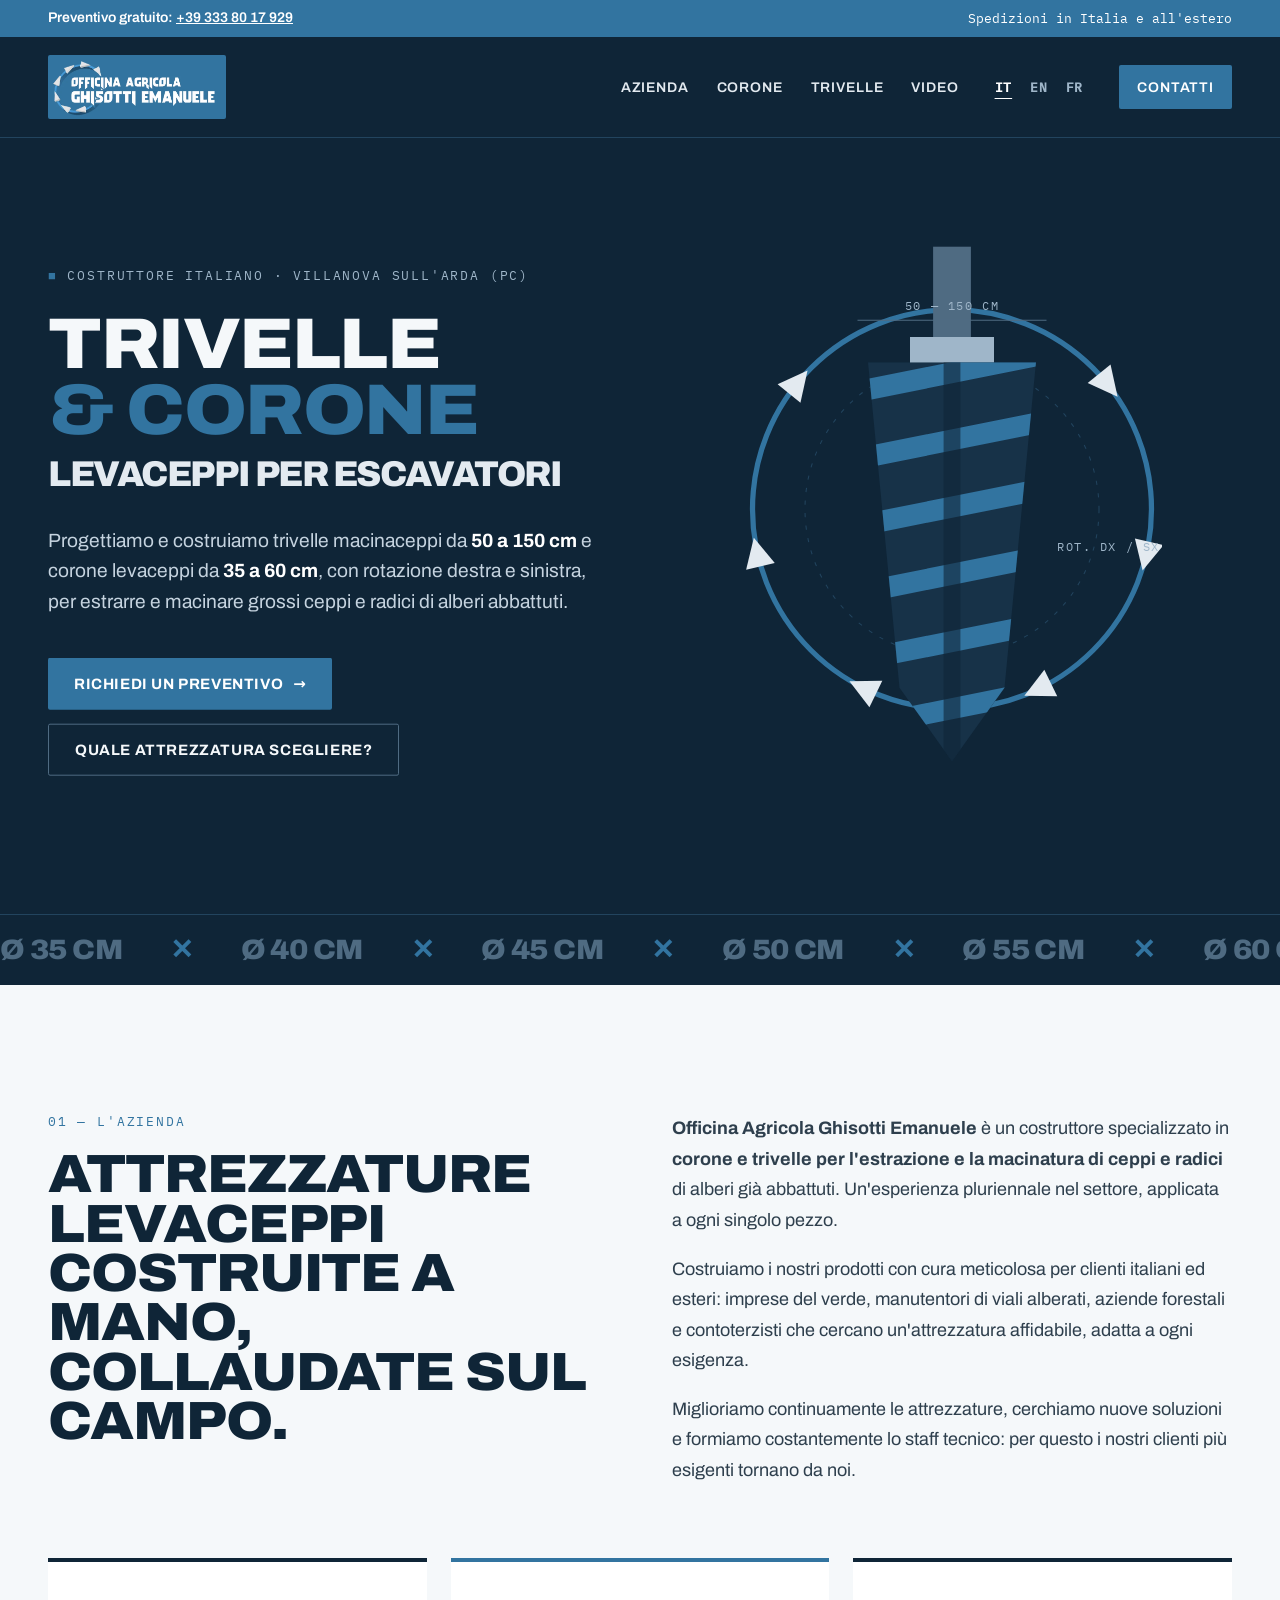
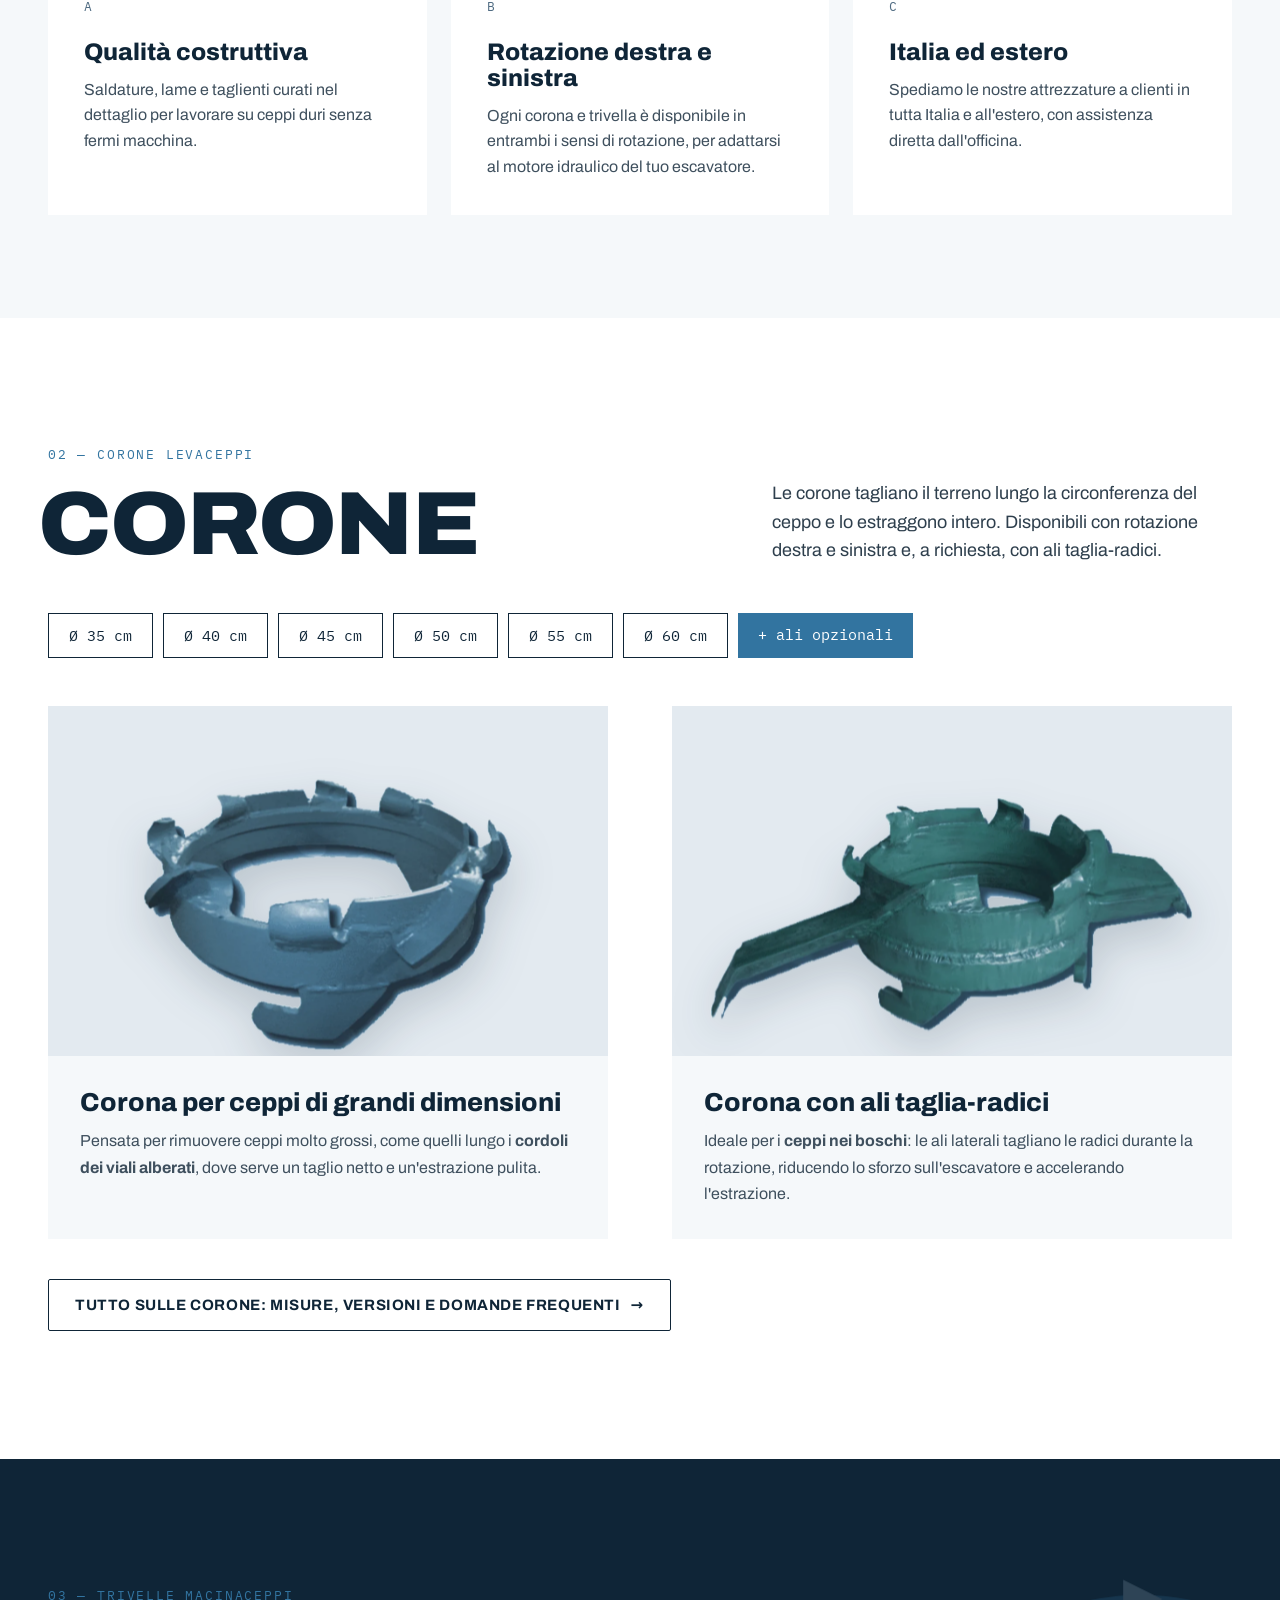
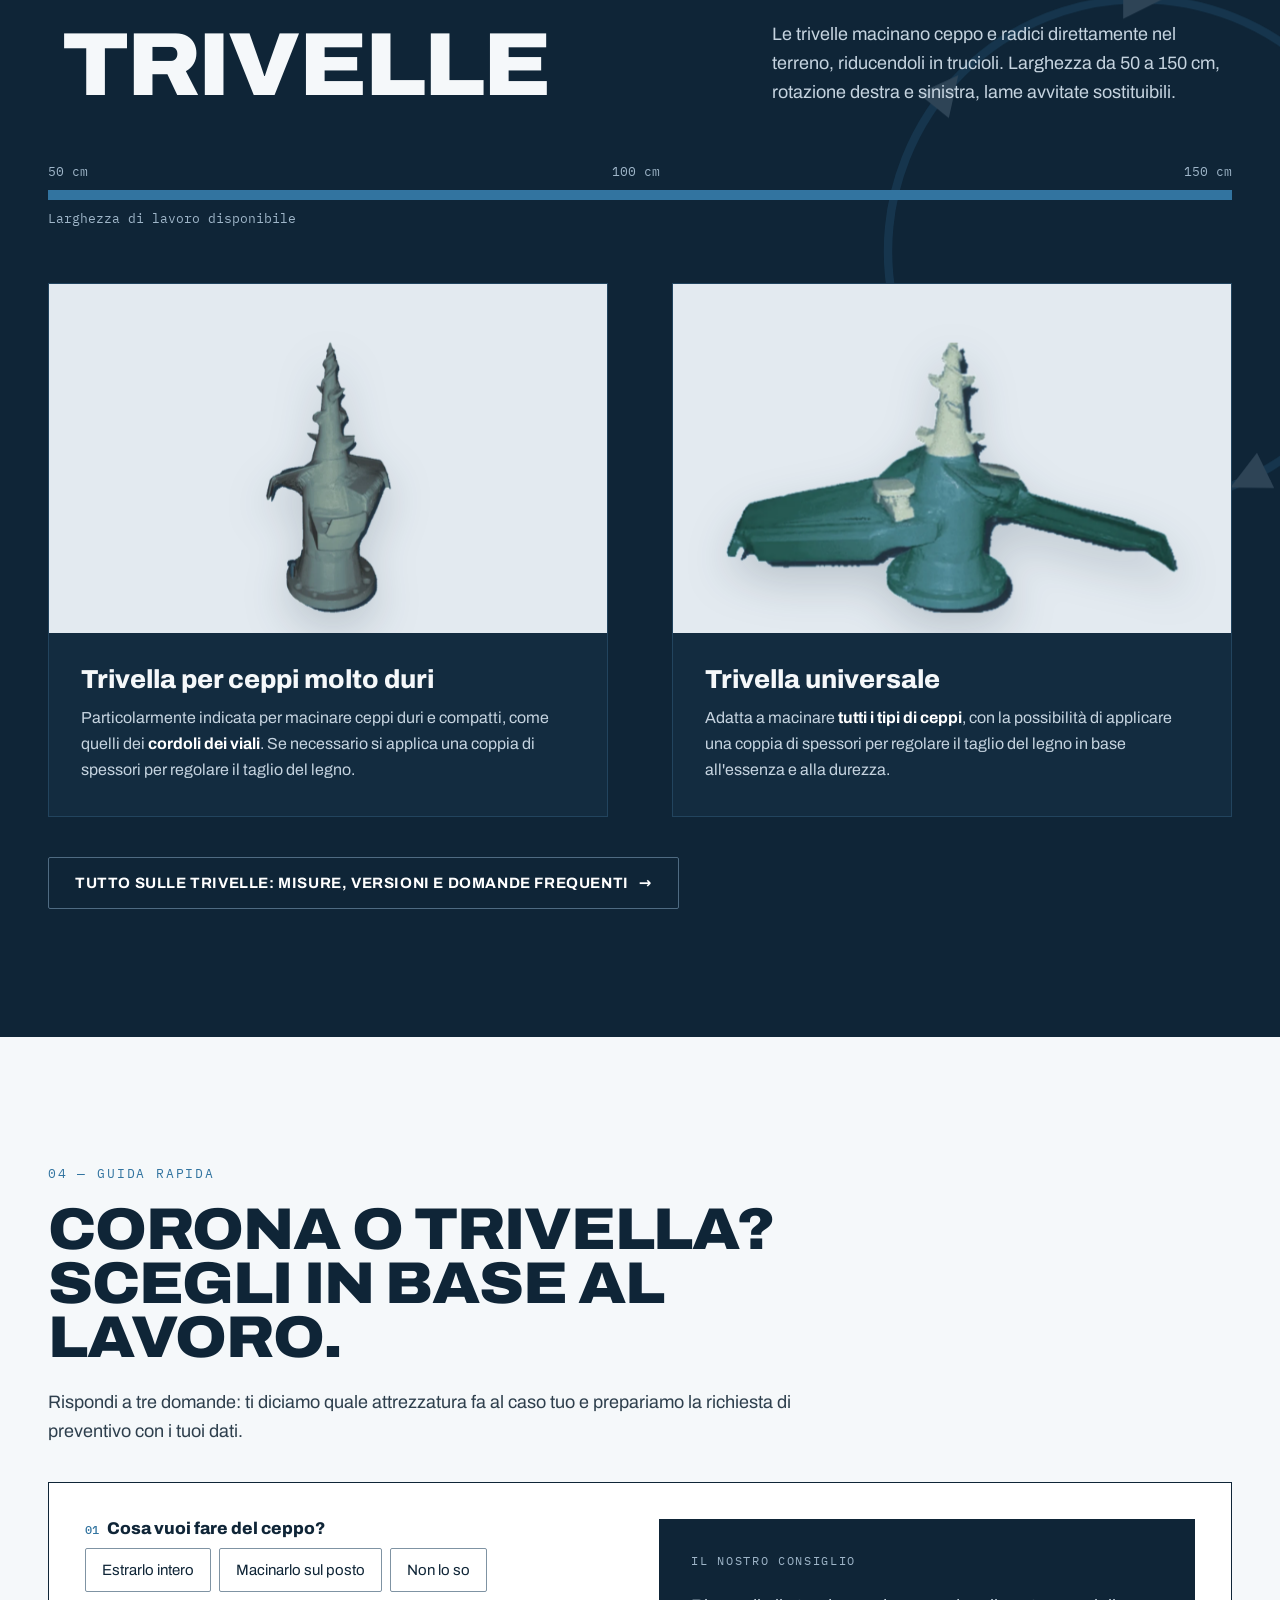
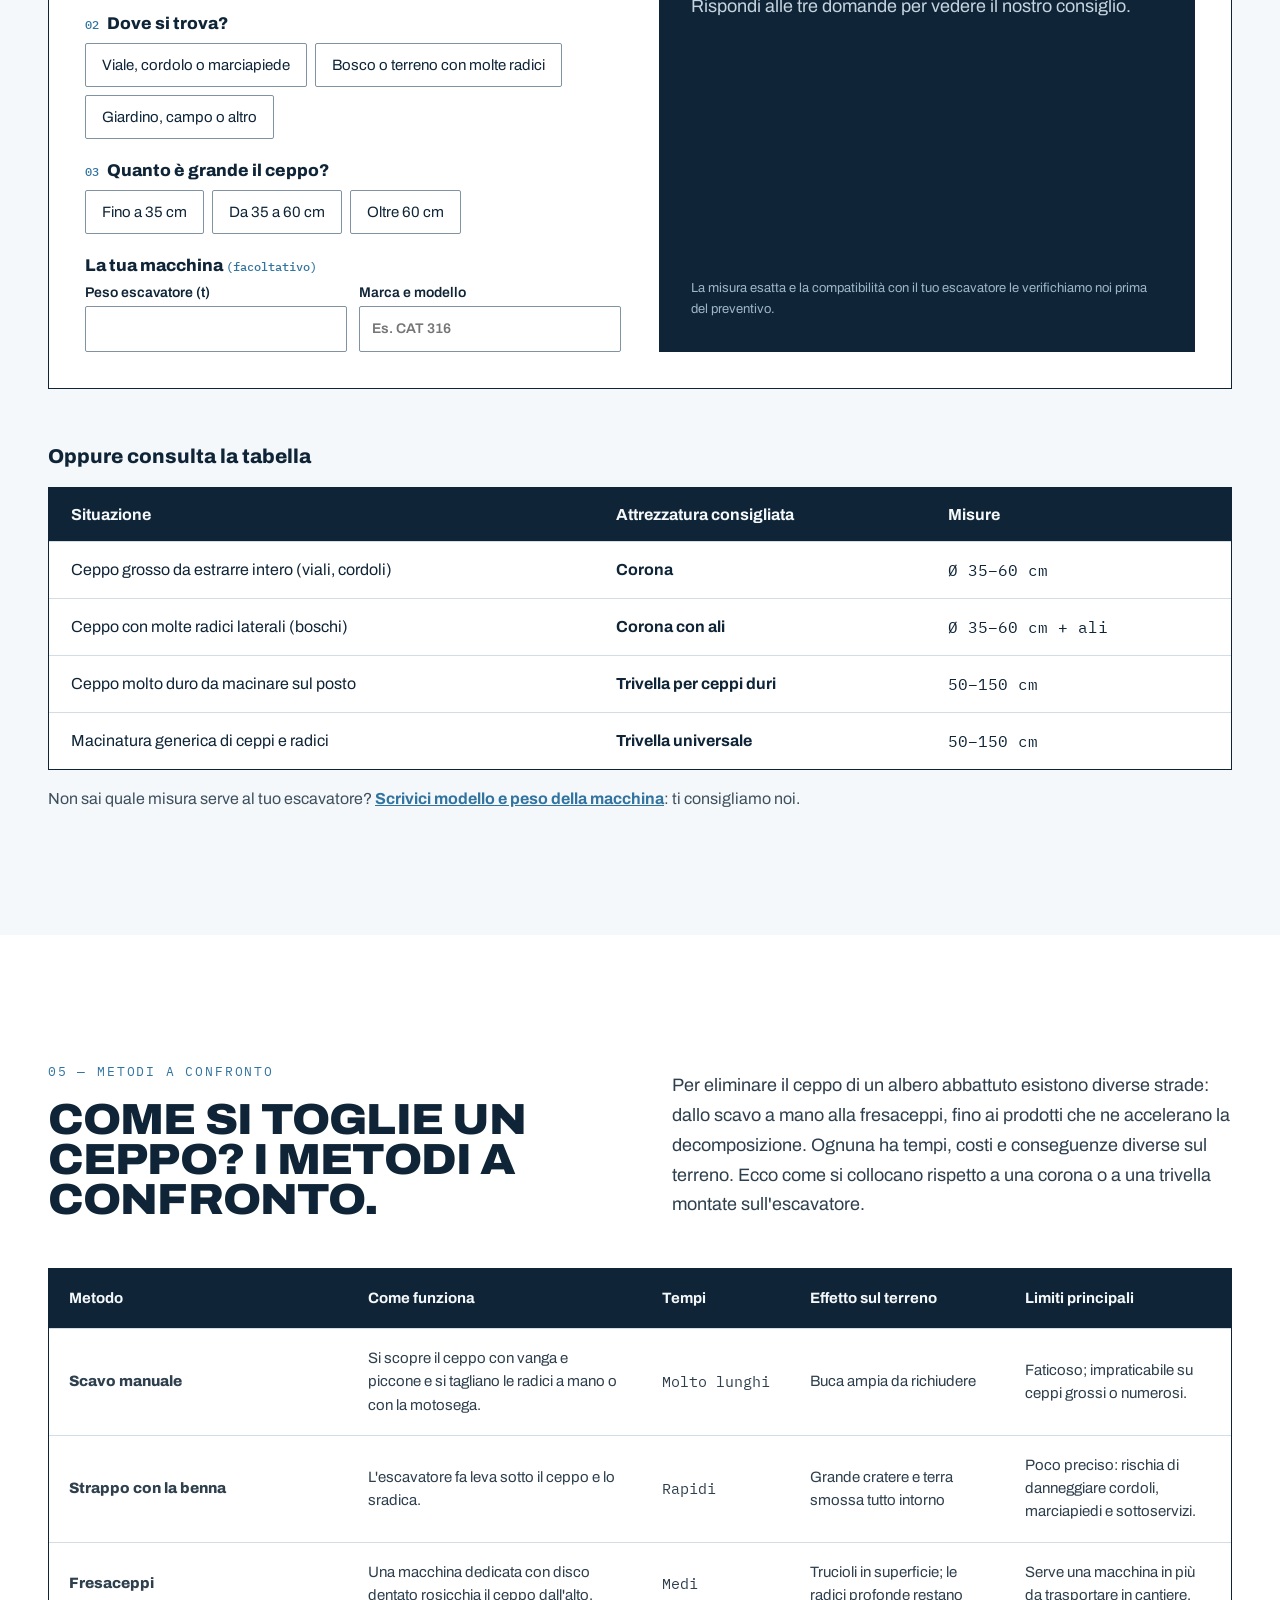
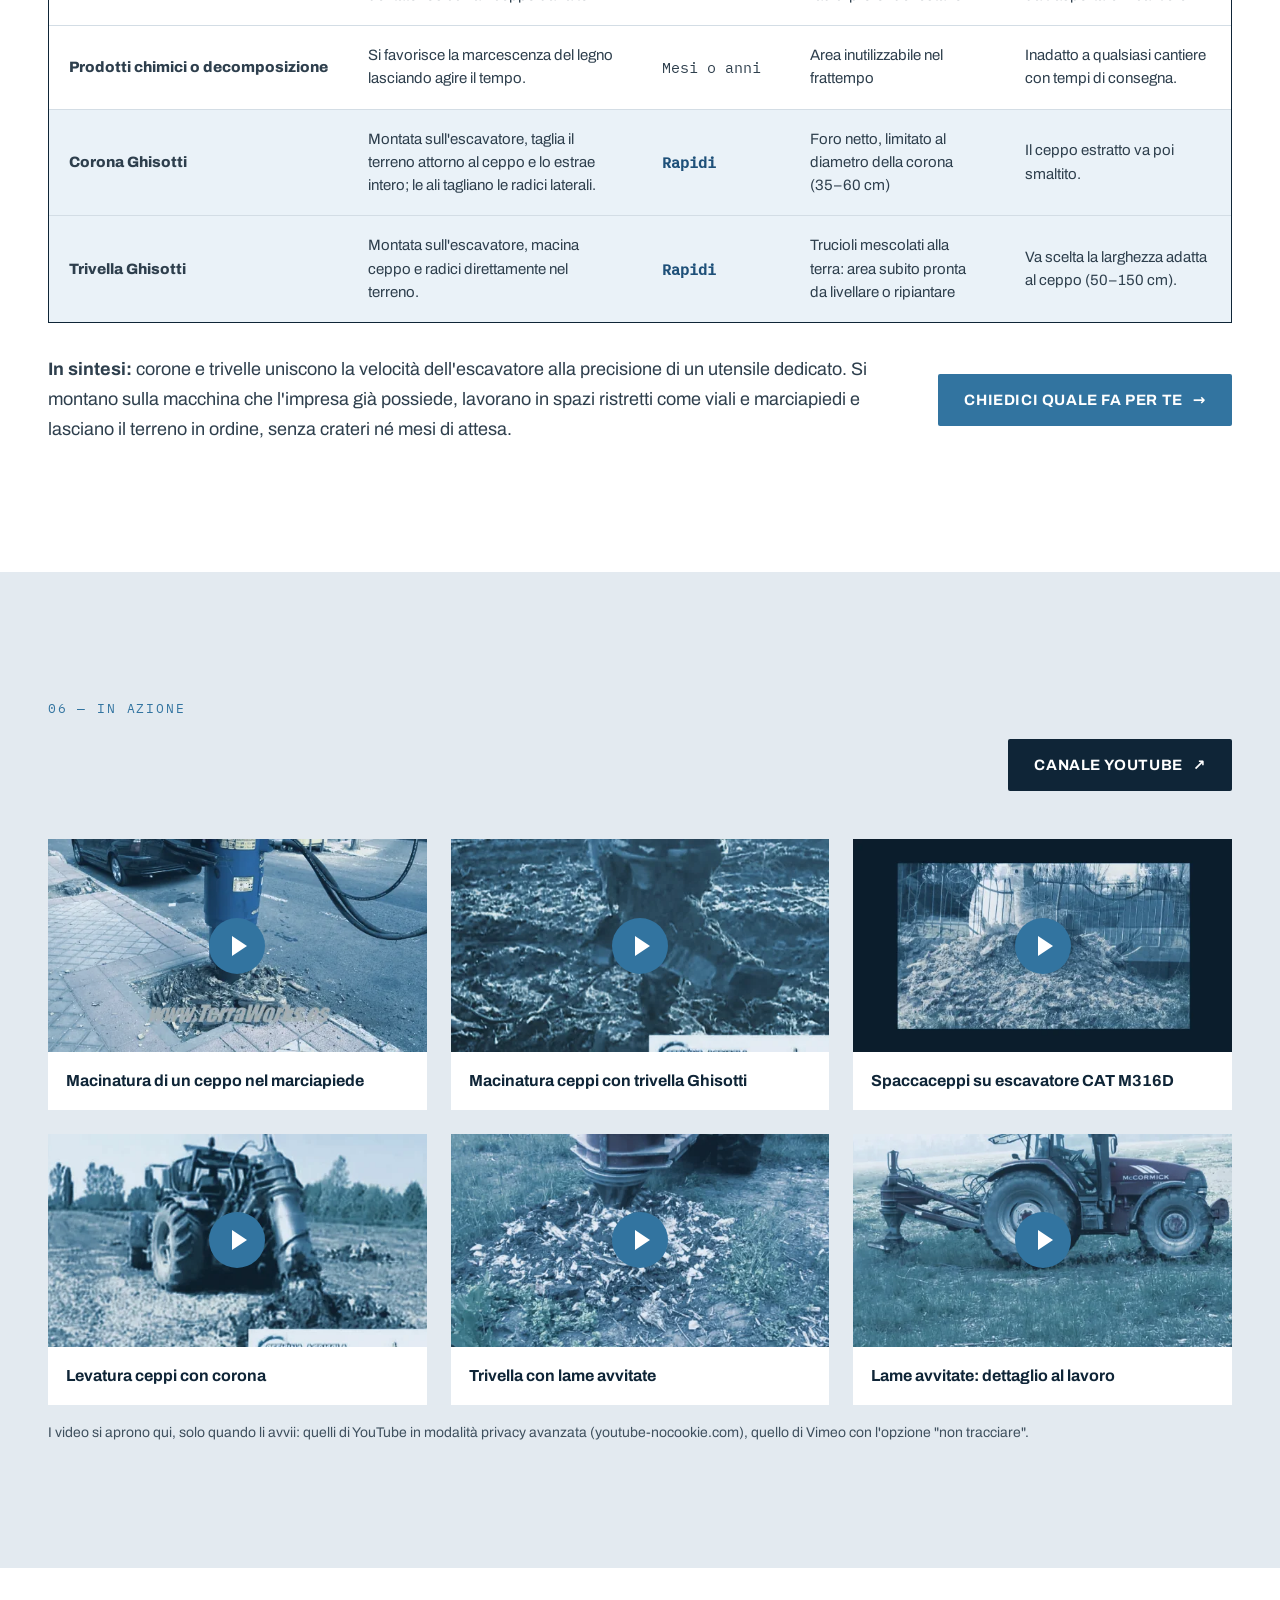
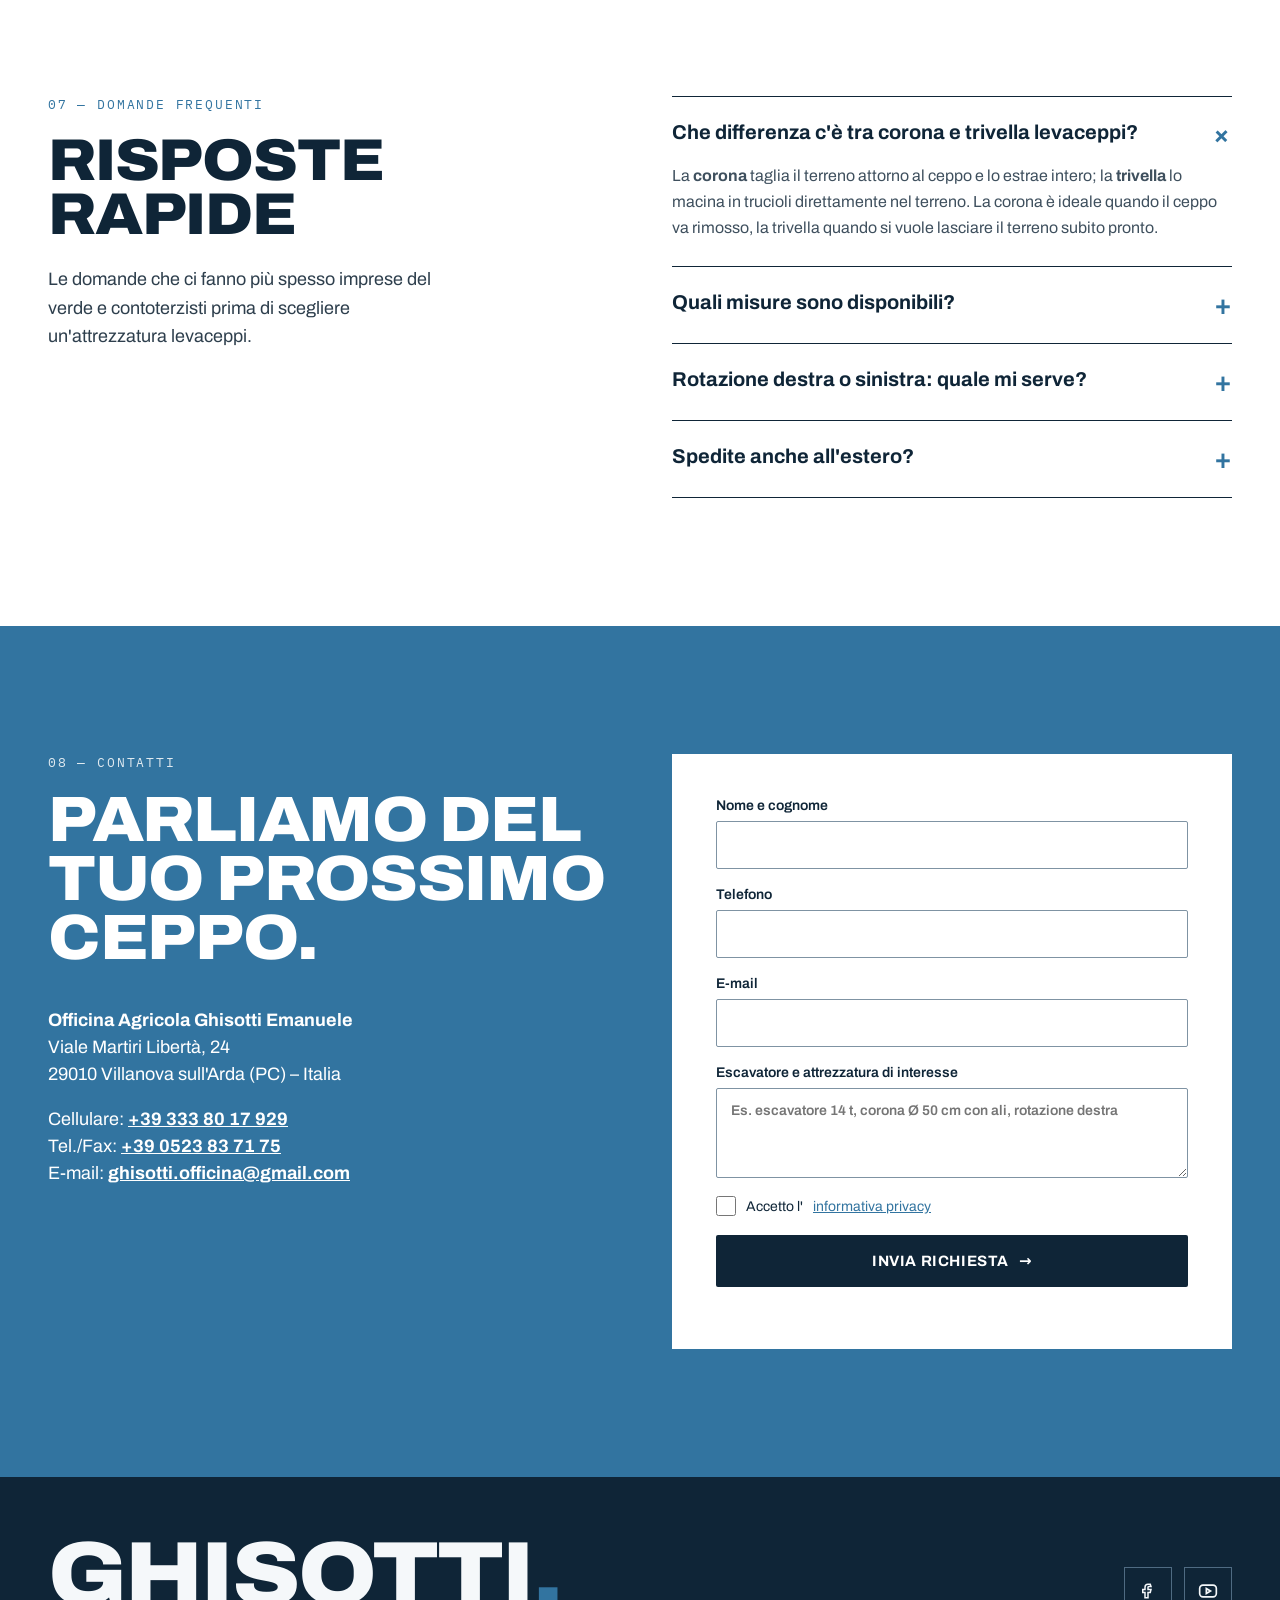
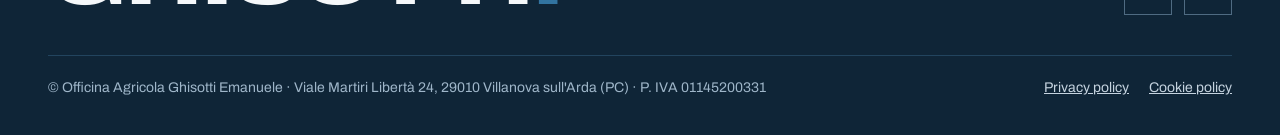
<file: index.html>
<!doctype html>
<html lang="it">
<head>
<meta charset="utf-8">
<meta name="viewport" content="width=device-width, initial-scale=1">
<title>Trivelle e corone levaceppi per escavatori | Officina Ghisotti</title>
<meta name="description" content="Officina Agricola Ghisotti Emanuele produce trivelle macinaceppi (50–150 cm) e corone levaceppi (35–60 cm) con rotazione destra e sinistra per l'estrazione di ceppi e radici. Villanova sull'Arda (PC), spedizioni in Italia e all'estero.">
<meta name="robots" content="index, follow">
<meta name="google-site-verification" content="wqdjgJGH9gjWzc3gKPA2ZoAAjxUiY9-UDy7kSqtqixk">
<link rel="canonical" href="https://www.officinaghisotti.it/">
<link rel="alternate" hreflang="it" href="https://www.officinaghisotti.it/">
<link rel="alternate" hreflang="en" href="https://www.officinaghisotti.it/en/">
<link rel="alternate" hreflang="fr" href="https://www.officinaghisotti.it/fr/">
<link rel="alternate" hreflang="x-default" href="https://www.officinaghisotti.it/">
<meta property="og:type" content="website">
<meta property="og:site_name" content="Officina Agricola Ghisotti Emanuele">
<meta property="og:locale" content="it_IT">
<meta property="og:title" content="Trivelle e corone levaceppi per escavatori | Officina Ghisotti">
<meta property="og:description" content="Officina Agricola Ghisotti Emanuele produce trivelle macinaceppi (50–150 cm) e corone levaceppi (35–60 cm) con rotazione destra e sinistra per l'estrazione di ceppi e radici. Villanova sull'Arda (PC), spedizioni in Italia e all'estero.">
<meta property="og:url" content="https://www.officinaghisotti.it/">
<meta property="og:image" content="https://www.officinaghisotti.it/assets/img/og-officina-ghisotti.jpg">
<meta name="twitter:card" content="summary_large_image">
<meta name="theme-color" content="#0F2537">
<link rel="icon" type="image/png" sizes="32x32" href="/assets/img/favicon-32.png">
<link rel="apple-touch-icon" href="/assets/img/apple-touch-icon.png">
<link rel="preload" href="/assets/fonts/archivo-latin-wdth-normal.woff2" as="font" type="font/woff2" crossorigin>
<link rel="stylesheet" href="/assets/css/site.css?v=f8375469">
<script type="application/ld+json">{"@context":"https://schema.org","@graph":[{"@type":"LocalBusiness","@id":"https://www.officinaghisotti.it/#org","name":"Officina Agricola Ghisotti Emanuele","url":"https://www.officinaghisotti.it","email":"ghisotti.officina@gmail.com","telephone":"+39 333 8017929","faxNumber":"+39 0523 837175","vatID":"IT01145200331","address":{"@type":"PostalAddress","streetAddress":"Viale Martiri Libertà, 24","postalCode":"29010","addressLocality":"Villanova sull'Arda","addressRegion":"PC","addressCountry":"IT"},"areaServed":["IT","EU"],"sameAs":["https://www.facebook.com/manuel.ghisotti","https://www.youtube.com/channel/UCeYTT8SydsbMlQ8Gb6a0rGQ"],"description":"Costruttore di trivelle macinaceppi e corone levaceppi con rotazione destra e sinistra per escavatori."},{"@type":"Product","name":"Trivella macinaceppi Ghisotti","brand":{"@id":"https://www.officinaghisotti.it/#org"},"description":"Trivella per la macinatura di ceppi e radici, larghezza da 50 a 150 cm, rotazione destra o sinistra, spessori opzionali per regolare il taglio del legno."},{"@type":"Product","name":"Corona levaceppi Ghisotti","brand":{"@id":"https://www.officinaghisotti.it/#org"},"description":"Corona per l'estrazione di grossi ceppi, diametro 35, 40, 45, 50, 55 e 60 cm, rotazione destra o sinistra, ali taglia-radici opzionali."},{"@type":"FAQPage","mainEntity":[{"@type":"Question","name":"Che differenza c'è tra corona e trivella levaceppi?","acceptedAnswer":{"@type":"Answer","text":"La corona estrae il ceppo intero tagliandolo lungo la circonferenza; la trivella lo macina in trucioli direttamente nel terreno."}},{"@type":"Question","name":"Quali misure sono disponibili?","acceptedAnswer":{"@type":"Answer","text":"Corone da 35 a 60 cm di diametro (35, 40, 45, 50, 55, 60 cm), trivelle da 50 a 150 cm di larghezza."}},{"@type":"Question","name":"Spedite all'estero?","acceptedAnswer":{"@type":"Answer","text":"Sì, Officina Ghisotti fornisce clienti in Italia e all'estero."}}]}]}</script>
</head>
<body id="top">
<div style="font-family: 'Archivo', system-ui, sans-serif; color: #0F2537; background: #F5F8FA; overflow-x: hidden">

<div class="site-head" id="site-head">
<div style="background: #3274A0; color: #FFFFFF; font-size: 14px">
<div class="wrap" style="display: flex; flex-wrap: wrap; justify-content: space-between; gap: 8px; padding-top: 10px; padding-bottom: 10px">
<p style="margin: 0; font-weight: 600">Preventivo gratuito: <a href="tel:+393338017929" style="color: #FFFFFF">+39 333 80 17 929</a></p>
<p class="mono" style="margin: 0; font-size: 13px">Spedizioni in Italia e all'estero</p>
</div>
</div>

<div class="site-nav">
<div class="wrap" style="display: flex; flex-wrap: wrap; justify-content: space-between; align-items: center; gap: 16px; padding-top: 18px; padding-bottom: 18px; border-bottom: 1px solid #22445E; position: relative; z-index: 2">
<a href="/" aria-label="Officina Agricola Ghisotti Emanuele, torna all'inizio" style="display: flex; align-items: center">
<img src="/assets/img/logo-officina-ghisotti.webp" width="707" height="254" loading="eager" fetchpriority="high" decoding="async" alt="Logo Officina Agricola Ghisotti Emanuele" style="height: 64px; width: auto; display: block; border-radius: 2px">
</a>
<button type="button" class="menu-btn" aria-expanded="false" aria-controls="menu" aria-label="Apri il menu"><svg width="22" height="22" viewBox="0 0 24 24" aria-hidden="true"><path d="M3 6h18M3 12h18M3 18h18" stroke="currentColor" stroke-width="2"></path></svg></button>
<nav id="menu" class="nav" aria-label="Menu principale">
<a href="#chi-siamo">Azienda</a>
<a href="/corone/">Corone</a>
<a href="/trivelle/">Trivelle</a>
<a href="#video">Video</a>
<div class="lang" aria-label="Lingua"><a href="/" hreflang="it" aria-current="page">IT</a><a href="/en/" hreflang="en" lang="en">EN</a><a href="/fr/" hreflang="fr" lang="fr">FR</a></div>
<a href="#contatti" class="btn" style="background: #3274A0; color: #FFFFFF; min-height: 44px; padding: 0 18px">Contatti</a>
</nav>
</div>
</div>
</div>
<div class="head-spacer" aria-hidden="true"></div>

<header style="background: #0F2537; color: #F5F8FA; position: relative; overflow: hidden">

<div class="wrap grid2" style="padding-top: clamp(56px,9vw,120px); padding-bottom: clamp(64px,9vw,128px); position: relative; z-index: 2">
<div data-parallax="0.07">
<p class="eyebrow in6" style="color: #9FB6C9; margin-bottom: 28px"><span style="color: #3274A0">■</span>  Costruttore italiano · Villanova sull'Arda (PC)</p>
<h1 class="display" style="font-size: clamp(44px,5.6vw,84px)">
<span class="in1" style="display: block">Trivelle</span>
<span class="in2" style="display: block; color: #3274A0">&amp;&nbsp;corone</span>
<span class="in3" style="display: block; font-size: .5em; font-stretch: 100%; line-height: 1.05; margin-top: 12px; color: #E3EAF0">levaceppi per escavatori</span>
</h1>
<p class="in4" style="font-size: clamp(17px,1.5vw,20px); line-height: 1.6; color: #C5D3DF; max-width: 560px; margin: 32px 0 0">Progettiamo e costruiamo trivelle macinaceppi da <strong style="color: #FFFFFF">50 a 150 cm</strong> e corone levaceppi da <strong style="color: #FFFFFF">35 a 60 cm</strong>, con rotazione destra e sinistra, per estrarre e macinare grossi ceppi e radici di alberi abbattuti.</p>
<div class="in5" style="display: flex; flex-wrap: wrap; gap: 14px; margin-top: 40px">
<a href="#contatti" class="btn" style="background: #3274A0; color: #FFFFFF">Richiedi un preventivo <span aria-hidden="true">→</span></a>
<a href="#scegli" class="btn" style="border: 1.5px solid #4F6B82; color: #F5F8FA">Quale attrezzatura scegliere?</a>
</div>
</div>

<!-- Illustrazione trivella animata -->
<div class="in6" data-parallax="0.22" style="display: flex; justify-content: center; align-items: center; position: relative; min-height: 420px">
<a class="eima-badge" href="#contatti" data-until="2026-11-15" aria-label="Officina Ghisotti a EIMA International 2026, Bologna, dal 10 al 14 novembre, padiglione 36, stand 15/A">
<svg viewBox="0 0 200 200" aria-hidden="true">
<defs><path id="eima-arc-it" d="M100,100 m-78,0 a78,78 0 1,1 156,0 a78,78 0 1,1 -156,0"></path></defs>
<circle cx="100" cy="100" r="98" fill="#3274A0"></circle>
<circle cx="100" cy="100" r="64" fill="#0F2537"></circle>
<g class="eima-spin"><text fill="#FFFFFF" font-family="IBM Plex Mono, monospace" font-size="11.2" font-weight="500"><textPath href="#eima-arc-it" startOffset="0" textLength="486" lengthAdjust="spacingAndGlyphs">EIMA INTERNATIONAL 2026 · BOLOGNA · PAD. 36 · STAND 15/A · </textPath></text></g>
<text x="100" y="78" text-anchor="middle" fill="#9FB6C9" font-family="IBM Plex Mono, monospace" font-size="8.5" letter-spacing="1.2">VIENI A TROVARCI</text>
<text x="100" y="108" text-anchor="middle" fill="#FFFFFF" font-family="Archivo, sans-serif" font-weight="850" font-size="30" letter-spacing="-.5">EIMA</text>
<text x="100" y="126" text-anchor="middle" fill="#6FB1E6" font-family="Archivo, sans-serif" font-weight="800" font-size="15" letter-spacing="1">2026</text>
<text x="100" y="143" text-anchor="middle" fill="#E3EAF0" font-family="IBM Plex Mono, monospace" font-size="9" letter-spacing="1">10–14 NOV</text>
</svg>
<span class="eima-where">Pad. 36 · Stand 15/A</span>
</a>
<svg viewBox="0 0 400 520" style="width: min(100%,420px); height: auto" aria-hidden="true">
<defs>
<clipPath id="auger"><path d="M120 120 L280 120 L250 430 L200 500 L150 430 Z"></path></clipPath>
</defs>
<g class="spin"><circle cx="200" cy="260" r="190" fill="none" stroke="#3274A0" stroke-width="5"></circle><g fill="#E3EAF0"><path d="M188 56 L216 70 L188 84 Z"></path><path d="M188 56 L216 70 L188 84 Z" transform="rotate(51 200 260)"></path><path d="M188 56 L216 70 L188 84 Z" transform="rotate(103 200 260)"></path><path d="M188 56 L216 70 L188 84 Z" transform="rotate(154 200 260)"></path><path d="M188 56 L216 70 L188 84 Z" transform="rotate(206 200 260)"></path><path d="M188 56 L216 70 L188 84 Z" transform="rotate(257 200 260)"></path><path d="M188 56 L216 70 L188 84 Z" transform="rotate(309 200 260)"></path></g></g>
<circle cx="200" cy="260" r="140" fill="none" stroke="#22445E" stroke-width="1" stroke-dasharray="4 8"></circle>
<rect x="182" y="10" width="36" height="120" fill="#4F6B82"></rect>
<rect x="160" y="96" width="80" height="28" fill="#9FB6C9"></rect>
<g clip-path="url(#auger)">
<rect x="100" y="110" width="200" height="420" fill="#173248"></rect>
<g class="drill">
<path d="M100 150 L300 110 M100 214 L300 174 M100 278 L300 238 M100 342 L300 302 M100 406 L300 366 M100 470 L300 430 M100 534 L300 494 M100 598 L300 558" stroke="#3274A0" stroke-width="20"></path>
</g>
<rect x="192" y="110" width="16" height="400" fill="#0F2537" opacity=".6"></rect>
</g>
<g class="mono" font-size="11" fill="#9FB6C9" letter-spacing="1.5">
<line x1="110" y1="80" x2="290" y2="80" stroke="#4F6B82"></line>
<text x="200" y="70" text-anchor="middle">50 — 150 CM</text>
<text x="300" y="300">ROT. DX / SX</text>
</g>
</svg>
</div>
</div>

<!-- Marquee misure -->
<div style="border-top: 1px solid #22445E; padding: 22px 0; overflow: hidden; position: relative; z-index: 2" aria-hidden="true">
<div class="marq display" style="font-size: 28px; gap: 48px; color: #4F6B82; white-space: nowrap">
<span>Ø 35 cm</span><span style="color: #3274A0">✕</span><span>Ø 40 cm</span><span style="color: #3274A0">✕</span><span>Ø 45 cm</span><span style="color: #3274A0">✕</span><span>Ø 50 cm</span><span style="color: #3274A0">✕</span><span>Ø 55 cm</span><span style="color: #3274A0">✕</span><span>Ø 60 cm</span><span style="color: #3274A0">✕</span><span>Trivelle 50–150 cm</span><span style="color: #3274A0">✕</span><span>Rotazione destra e sinistra</span><span style="color: #3274A0">✕</span>
<span>Ø 35 cm</span><span style="color: #3274A0">✕</span><span>Ø 40 cm</span><span style="color: #3274A0">✕</span><span>Ø 45 cm</span><span style="color: #3274A0">✕</span><span>Ø 50 cm</span><span style="color: #3274A0">✕</span><span>Ø 55 cm</span><span style="color: #3274A0">✕</span><span>Ø 60 cm</span><span style="color: #3274A0">✕</span><span>Trivelle 50–150 cm</span><span style="color: #3274A0">✕</span><span>Rotazione destra e sinistra</span><span style="color: #3274A0">✕</span>
</div>
</div>
</header>

<main>

<!-- CHI SIAMO -->
<section id="chi-siamo" class="wrap" style="padding-top: clamp(80px,10vw,140px); padding-bottom: clamp(64px,8vw,112px)">
<div class="grid2" style="align-items: start">
<div class="rv">
<p class="eyebrow" style="color: #3274A0">01 — L'azienda</p>
<h2 class="display rvx" style="font-size: clamp(32px,4.2vw,58px); margin-top: 20px">Attrezzature levaceppi costruite a mano, collaudate sul campo.</h2>
</div>
<div class="rv" style="font-size: 18px; line-height: 1.7; color: #2E3F4D">
<p style="margin-top: 0"><strong>Officina Agricola Ghisotti Emanuele</strong> è un costruttore specializzato in <strong>corone e trivelle per l'estrazione e la macinatura di ceppi e radici</strong> di alberi già abbattuti. Un'esperienza pluriennale nel settore, applicata a ogni singolo pezzo.</p>
<p>Costruiamo i nostri prodotti con cura meticolosa per clienti italiani ed esteri: imprese del verde, manutentori di viali alberati, aziende forestali e contoterzisti che cercano un'attrezzatura affidabile, adatta a ogni esigenza.</p>
<p style="margin-bottom: 0">Miglioriamo continuamente le attrezzature, cerchiamo nuove soluzioni e formiamo costantemente lo staff tecnico: per questo i nostri clienti più esigenti tornano da noi.</p>
</div>
</div>

<div class="grid3" style="margin-top: 72px">
<article class="card rv" style="background: #FFFFFF; padding: 36px; border-top: 4px solid #0F2537">
<p class="mono" style="font-size: 13px; color: #4F6B82; margin: 0">A</p>
<h3 style="font-size: 24px; margin: 24px 0 12px; font-weight: 800">Qualità costruttiva</h3>
<p style="margin: 0; line-height: 1.6; color: #3F505E">Saldature, lame e taglienti curati nel dettaglio per lavorare su ceppi duri senza fermi macchina.</p>
</article>
<article class="card rv" style="background: #FFFFFF; padding: 36px; border-top: 4px solid #3274A0">
<p class="mono" style="font-size: 13px; color: #4F6B82; margin: 0">B</p>
<h3 style="font-size: 24px; margin: 24px 0 12px; font-weight: 800">Rotazione destra e sinistra</h3>
<p style="margin: 0; line-height: 1.6; color: #3F505E">Ogni corona e trivella è disponibile in entrambi i sensi di rotazione, per adattarsi al motore idraulico del tuo escavatore.</p>
</article>
<article class="card rv" style="background: #FFFFFF; padding: 36px; border-top: 4px solid #0F2537">
<p class="mono" style="font-size: 13px; color: #4F6B82; margin: 0">C</p>
<h3 style="font-size: 24px; margin: 24px 0 12px; font-weight: 800">Italia ed estero</h3>
<p style="margin: 0; line-height: 1.6; color: #3F505E">Spediamo le nostre attrezzature a clienti in tutta Italia e all'estero, con assistenza diretta dall'officina.</p>
</article>
</div>
</section>

<!-- CORONE -->
<section id="corone" style="background: #FFFFFF; padding: clamp(80px,10vw,140px) 0">
<div class="wrap">
<div style="display: flex; flex-wrap: wrap; justify-content: space-between; align-items: end; gap: 24px">
<div class="rv">
<p class="eyebrow" style="color: #3274A0">02 — Corone levaceppi</p>
<h2 class="display rvx" data-parallax-x="0.10" style="font-size: clamp(48px,7vw,104px); margin-top: 20px">Corone</h2>
</div>
<p class="rv" style="max-width: 460px; font-size: 18px; line-height: 1.6; color: #2E3F4D; margin: 0">Le corone tagliano il terreno lungo la circonferenza del ceppo e lo estraggono intero. Disponibili con rotazione destra e sinistra e, a richiesta, con ali taglia-radici.</p>
</div>

<div class="rv" style="margin-top: 48px; display: flex; flex-wrap: wrap; gap: 10px" role="list" aria-label="Diametri disponibili">
<span role="listitem" class="mono" style="padding: 12px 20px; border: 1.5px solid #0F2537; font-size: 15px">Ø 35 cm</span>
<span role="listitem" class="mono" style="padding: 12px 20px; border: 1.5px solid #0F2537; font-size: 15px">Ø 40 cm</span>
<span role="listitem" class="mono" style="padding: 12px 20px; border: 1.5px solid #0F2537; font-size: 15px">Ø 45 cm</span>
<span role="listitem" class="mono" style="padding: 12px 20px; border: 1.5px solid #0F2537; font-size: 15px">Ø 50 cm</span>
<span role="listitem" class="mono" style="padding: 12px 20px; border: 1.5px solid #0F2537; font-size: 15px">Ø 55 cm</span>
<span role="listitem" class="mono" style="padding: 12px 20px; border: 1.5px solid #0F2537; font-size: 15px">Ø 60 cm</span>
<span role="listitem" class="mono" style="padding: 12px 20px; background: #3274A0; color: #FFFFFF; font-size: 15px">+ ali opzionali</span>
</div>

<div class="grid2" style="margin-top: 48px; align-items: stretch">
<article class="card rv" style="background: #F5F8FA; display: flex; flex-direction: column">
<div style="aspect-ratio: 16/10; background: #E3EAF0; display: flex; align-items: center; justify-content: center; padding: clamp(20px,3vw,40px); overflow: hidden">
<img class="pimg" data-parallax="0.05" data-parallax-prop="translate" src="/assets/img/corona-ceppi-grossi-blu.webp" width="846" height="625" loading="lazy" decoding="async" alt="Corona levaceppi Ghisotti per ceppi di grandi dimensioni" style="max-width: 100%; max-height: 100%; width: auto; height: auto; display: block; object-fit: contain">
</div>
<div style="padding: 32px; flex: 1">
<h3 style="font-size: 26px; font-weight: 800; margin: 0 0 12px">Corona per ceppi di grandi dimensioni</h3>
<p style="margin: 0; line-height: 1.65; color: #3F505E">Pensata per rimuovere ceppi molto grossi, come quelli lungo i <strong>cordoli dei viali alberati</strong>, dove serve un taglio netto e un'estrazione pulita.</p>
</div>
</article>
<article class="card rv" style="background: #F5F8FA; display: flex; flex-direction: column">
<div style="aspect-ratio: 16/10; background: #E3EAF0; display: flex; align-items: center; justify-content: center; padding: clamp(20px,3vw,40px); overflow: hidden">
<img class="pimg" data-parallax="0.05" data-parallax-prop="translate" src="/assets/img/corona-con-ali-blu.webp" width="1033" height="501" loading="lazy" decoding="async" alt="Corona levaceppi Ghisotti con ali taglia-radici" style="max-width: 100%; max-height: 100%; width: auto; height: auto; display: block; object-fit: contain">
</div>
<div style="padding: 32px; flex: 1">
<h3 style="font-size: 26px; font-weight: 800; margin: 0 0 12px">Corona con ali taglia-radici</h3>
<p style="margin: 0; line-height: 1.65; color: #3F505E">Ideale per i <strong>ceppi nei boschi</strong>: le ali laterali tagliano le radici durante la rotazione, riducendo lo sforzo sull'escavatore e accelerando l'estrazione.</p>
</div>
</article>
</div>
<p class="rv" style="margin: 40px 0 0"><a class="btn" href="/corone/" style="border: 1.5px solid #0F2537; color: #0F2537">Tutto sulle corone: misure, versioni e domande frequenti <span aria-hidden="true">→</span></a></p>
</div>
</section>

<!-- TRIVELLE -->
<section id="trivelle" style="background: #0F2537; color: #F5F8FA; padding: clamp(80px,10vw,140px) 0; position: relative; overflow: hidden">
<svg class="deco-ring" data-parallax="0.18" viewBox="0 0 400 400" aria-hidden="true" style="right: -140px; top: 40px; width: 560px; height: 560px; opacity: .22"><circle cx="200" cy="200" r="180" fill="none" stroke="#3274A0" stroke-width="6"></circle><g fill="#9FB6C9"><path d="M188 6 L216 20 L188 34 Z" transform="rotate(0 200 200)"></path><path d="M188 6 L216 20 L188 34 Z" transform="rotate(51 200 200)"></path><path d="M188 6 L216 20 L188 34 Z" transform="rotate(103 200 200)"></path><path d="M188 6 L216 20 L188 34 Z" transform="rotate(154 200 200)"></path><path d="M188 6 L216 20 L188 34 Z" transform="rotate(206 200 200)"></path><path d="M188 6 L216 20 L188 34 Z" transform="rotate(257 200 200)"></path><path d="M188 6 L216 20 L188 34 Z" transform="rotate(309 200 200)"></path></g></svg>
<div class="wrap" style="position: relative">
<div style="display: flex; flex-wrap: wrap; justify-content: space-between; align-items: end; gap: 24px">
<div class="rv">
<p class="eyebrow" style="color: #3274A0">03 — Trivelle macinaceppi</p>
<h2 class="display rvx" data-parallax-x="0.10" style="font-size: clamp(48px,7vw,104px); margin-top: 20px">Trivelle</h2>
</div>
<p class="rv" style="max-width: 460px; font-size: 18px; line-height: 1.6; color: #C5D3DF; margin: 0">Le trivelle macinano ceppo e radici direttamente nel terreno, riducendoli in trucioli. Larghezza da 50 a 150 cm, rotazione destra e sinistra, lame avvitate sostituibili.</p>
</div>

<!-- scala larghezze -->
<div class="rv" style="margin-top: 56px">
<div style="display: flex; justify-content: space-between" class="mono"><span style="font-size: 13px; color: #9FB6C9">50 cm</span><span style="font-size: 13px; color: #9FB6C9">100 cm</span><span style="font-size: 13px; color: #9FB6C9">150 cm</span></div>
<div style="height: 10px; background: #22445E; margin-top: 10px; position: relative"><div class="bar" style="position: absolute; inset: 0 0 0 0; background: #3274A0"></div></div>
<p class="mono" style="font-size: 13px; color: #9FB6C9; margin: 10px 0 0">Larghezza di lavoro disponibile</p>
</div>

<div class="grid2" style="margin-top: 56px; align-items: stretch">
<article class="card rv" style="background: #132C40; display: flex; flex-direction: column; border: 1px solid #22445E">
<div style="aspect-ratio: 16/10; background: #E3EAF0; display: flex; align-items: center; justify-content: center; padding: clamp(20px,3vw,40px); overflow: hidden">
<img class="pimg" data-parallax="0.05" data-parallax-prop="translate" src="/assets/img/trivella-ceppi-duri-blu.webp" width="332" height="712" loading="lazy" decoding="async" alt="Trivella macinaceppi Ghisotti per ceppi molto duri" style="max-width: 100%; max-height: 100%; width: auto; height: auto; display: block; object-fit: contain">
</div>
<div style="padding: 32px; flex: 1">
<h3 style="font-size: 26px; font-weight: 800; margin: 0 0 12px">Trivella per ceppi molto duri</h3>
<p style="margin: 0; line-height: 1.65; color: #C5D3DF">Particolarmente indicata per macinare ceppi duri e compatti, come quelli dei <strong style="color: #FFFFFF">cordoli dei viali</strong>. Se necessario si applica una coppia di spessori per regolare il taglio del legno.</p>
</div>
</article>
<article class="card rv" style="background: #132C40; display: flex; flex-direction: column; border: 1px solid #22445E">
<div style="aspect-ratio: 16/10; background: #E3EAF0; display: flex; align-items: center; justify-content: center; padding: clamp(20px,3vw,40px); overflow: hidden">
<img class="pimg" data-parallax="0.05" data-parallax-prop="translate" src="/assets/img/trivella-universale-blu.webp" width="954" height="572" loading="lazy" decoding="async" alt="Trivella macinaceppi Ghisotti universale" style="max-width: 100%; max-height: 100%; width: auto; height: auto; display: block; object-fit: contain">
</div>
<div style="padding: 32px; flex: 1">
<h3 style="font-size: 26px; font-weight: 800; margin: 0 0 12px">Trivella universale</h3>
<p style="margin: 0; line-height: 1.65; color: #C5D3DF">Adatta a macinare <strong style="color: #FFFFFF">tutti i tipi di ceppi</strong>, con la possibilità di applicare una coppia di spessori per regolare il taglio del legno in base all'essenza e alla durezza.</p>
</div>
</article>
</div>
<p class="rv" style="margin: 40px 0 0"><a class="btn" href="/trivelle/" style="border: 1.5px solid #4F6B82; color: #FFFFFF">Tutto sulle trivelle: misure, versioni e domande frequenti <span aria-hidden="true">→</span></a></p>
</div>
</section>

<!-- COME SCEGLIERE -->
<section id="scegli" class="wrap" style="padding-top: clamp(80px,10vw,140px); padding-bottom: clamp(80px,10vw,140px)">
<p class="eyebrow rv" style="color: #3274A0">04 — Guida rapida</p>
<h2 class="display rvx" style="font-size: clamp(36px,4.6vw,64px); margin-top: 20px; max-width: 900px">Corona o trivella? Scegli in base al lavoro.</h2>
<p class="rv" style="margin: 24px 0 0; max-width: 760px; font-size: 18px; line-height: 1.6; color: #2E3F4D">Rispondi a tre domande: ti diciamo quale attrezzatura fa al caso tuo e prepariamo la richiesta di preventivo con i tuoi dati.</p>
<form class="finder rv" style="margin-top: 36px" aria-label="Il nostro consiglio" data-l-advice="Consiglio del selettore" data-l-goal="Obiettivo" data-l-place="Luogo" data-l-size="Dimensione ceppo" data-l-tons="Peso escavatore" data-l-model="Modello">
<div>
<fieldset><legend><span>01</span>Cosa vuoi fare del ceppo?</legend><div class="opts"><label class="opt"><input type="radio" name="f-goal" value="extract"><span>Estrarlo intero</span></label><label class="opt"><input type="radio" name="f-goal" value="grind"><span>Macinarlo sul posto</span></label><label class="opt"><input type="radio" name="f-goal" value="unsure"><span>Non lo so</span></label></div></fieldset>
<fieldset><legend><span>02</span>Dove si trova?</legend><div class="opts"><label class="opt"><input type="radio" name="f-place" value="city"><span>Viale, cordolo o marciapiede</span></label><label class="opt"><input type="radio" name="f-place" value="wood"><span>Bosco o terreno con molte radici</span></label><label class="opt"><input type="radio" name="f-place" value="other"><span>Giardino, campo o altro</span></label></div></fieldset>
<fieldset><legend><span>03</span>Quanto è grande il ceppo?</legend><div class="opts"><label class="opt"><input type="radio" name="f-size" value="small"><span>Fino a 35 cm</span></label><label class="opt"><input type="radio" name="f-size" value="mid"><span>Da 35 a 60 cm</span></label><label class="opt"><input type="radio" name="f-size" value="big"><span>Oltre 60 cm</span></label></div></fieldset>
<fieldset style="margin-bottom: 0"><legend>La tua macchina <span>(facoltativo)</span></legend><div class="mach"><label>Peso escavatore (t)<input type="number" name="f-tons" min="1" max="120" step="0.5" inputmode="decimal"></label><label>Marca e modello<input type="text" name="f-model" placeholder="Es. CAT 316" autocomplete="off"></label></div></fieldset>
</div>
<div class="finder-out" aria-live="polite">
<div data-result="none"><p class="tag" style="margin: 0">Il nostro consiglio</p><p style="margin-top: 12px; font-size: 18px">Rispondi alle tre domande per vedere il nostro consiglio.</p></div>
<div data-result="crown" hidden><p class="tag" style="margin: 0">Il nostro consiglio</p><h3>Corona levaceppi</h3><p>Taglia il terreno attorno al ceppo e lo estrae intero, lasciando un foro netto: ideale dove serve precisione, come lungo viali e cordoli.</p><p class="mono" style="font-size: 14px; color: #9FB6C9">Diametri da 35 a 60 cm, rotazione destra o sinistra.</p><p><a class="more" href="/corone/">Scopri le corone →</a></p></div>
<div data-result="crown-wings" hidden><p class="tag" style="margin: 0">Il nostro consiglio</p><h3>Corona con ali taglia-radici</h3><p>Le ali laterali tagliano le radici mentre la corona gira: è la scelta per i ceppi nei boschi e nei terreni pieni di radici.</p><p class="mono" style="font-size: 14px; color: #9FB6C9">Diametri da 35 a 60 cm più le ali, rotazione destra o sinistra.</p><p><a class="more" href="/corone/">Scopri le corone →</a></p></div>
<div data-result="auger-hard" hidden><p class="tag" style="margin: 0">Il nostro consiglio</p><h3>Trivella per ceppi molto duri</h3><p>Macina ceppo e radici direttamente nel terreno, anche quando il legno è duro e compatto come nei cordoli dei viali.</p><p class="mono" style="font-size: 14px; color: #9FB6C9">Larghezze da 50 a 150 cm, spessori per regolare il taglio.</p><p><a class="more" href="/trivelle/">Scopri le trivelle →</a></p></div>
<div data-result="auger" hidden><p class="tag" style="margin: 0">Il nostro consiglio</p><h3>Trivella universale</h3><p>Riduce in trucioli ogni tipo di ceppo e lascia il terreno subito pronto da livellare o ripiantare.</p><p class="mono" style="font-size: 14px; color: #9FB6C9">Larghezze da 50 a 150 cm, spessori per regolare il taglio.</p><p><a class="more" href="/trivelle/">Scopri le trivelle →</a></p></div>
<p data-note="big" hidden style="border-top: 1px solid #22445E; padding-top: 12px; font-size: 15px">Le corone arrivano a 60 cm di diametro: per ceppi più grandi la soluzione indicata è in genere la trivella. Verifichiamo insieme il tuo caso.</p>
<div style="margin-top: auto; display: flex; flex-direction: column; gap: 12px">
<a href="#contatti" class="btn" data-finder-quote hidden style="background: #3274A0; color: #FFFFFF; justify-content: center">Richiedi il preventivo con questi dati <span aria-hidden="true">→</span></a>
<p style="font-size: 13px; color: #9FB6C9">La misura esatta e la compatibilità con il tuo escavatore le verifichiamo noi prima del preventivo.</p>
</div>
</div>
</form>
<h3 class="rv" style="margin: 56px 0 0; font-size: 20px; font-weight: 800">Oppure consulta la tabella</h3>
<div class="rv" style="margin-top: 20px; overflow-x: auto; border: 1.5px solid #0F2537">
<table style="width: 100%; min-width: 680px; border-collapse: collapse; font-size: 16px; background: #FFFFFF">
<thead>
<tr style="background: #0F2537; color: #F5F8FA; text-align: left">
<th scope="col" style="padding: 18px 22px; font-weight: 700">Situazione</th>
<th scope="col" style="padding: 18px 22px; font-weight: 700">Attrezzatura consigliata</th>
<th scope="col" style="padding: 18px 22px; font-weight: 700">Misure</th>
</tr>
</thead>
<tbody>
<tr style="border-top: 1px solid #D3DDE5"><td style="padding: 18px 22px">Ceppo grosso da estrarre intero (viali, cordoli)</td><td style="padding: 18px 22px; font-weight: 700">Corona</td><td class="mono" style="padding: 18px 22px">Ø 35–60 cm</td></tr>
<tr style="border-top: 1px solid #D3DDE5"><td style="padding: 18px 22px">Ceppo con molte radici laterali (boschi)</td><td style="padding: 18px 22px; font-weight: 700">Corona con ali</td><td class="mono" style="padding: 18px 22px">Ø 35–60 cm + ali</td></tr>
<tr style="border-top: 1px solid #D3DDE5"><td style="padding: 18px 22px">Ceppo molto duro da macinare sul posto</td><td style="padding: 18px 22px; font-weight: 700">Trivella per ceppi duri</td><td class="mono" style="padding: 18px 22px">50–150 cm</td></tr>
<tr style="border-top: 1px solid #D3DDE5"><td style="padding: 18px 22px">Macinatura generica di ceppi e radici</td><td style="padding: 18px 22px; font-weight: 700">Trivella universale</td><td class="mono" style="padding: 18px 22px">50–150 cm</td></tr>
</tbody>
</table>
</div>
<p class="rv" style="margin: 20px 0 0; color: #3F505E">Non sai quale misura serve al tuo escavatore? <a href="#contatti" style="font-weight: 700">Scrivici modello e peso della macchina</a>: ti consigliamo noi.</p>
</section>

<!-- VIDEO -->
<section id="metodi" style="background: #FFFFFF; padding: clamp(80px,10vw,140px) 0">
<div class="wrap">
<div class="grid2" style="align-items: end">
<div class="rv">
<p class="eyebrow" style="color: #3274A0">05 — Metodi a confronto</p>
<h2 class="display rvx" style="font-size: clamp(30px,3.4vw,48px); margin-top: 20px; hyphens: manual">Come si toglie un ceppo? I metodi a confronto.</h2>
</div>
<p class="rv" style="font-size: 18px; line-height: 1.65; color: #2E3F4D; margin: 0">Per eliminare il ceppo di un albero abbattuto esistono diverse strade: dallo scavo a mano alla fresaceppi, fino ai prodotti che ne accelerano la decomposizione. Ognuna ha tempi, costi e conseguenze diverse sul terreno. Ecco come si collocano rispetto a una corona o a una trivella montate sull'escavatore.</p>
</div>
<div class="rv cmp-wrap" style="margin-top: 48px; overflow-x: auto; border: 1.5px solid #0F2537">
<table class="cmp" style="width: 100%; border-collapse: collapse; font-size: 15px; line-height: 1.55; background: #FFFFFF; color: #2E3F4D">
<thead>
<tr style="background: #0F2537; color: #F5F8FA; text-align: left"><th scope="col" style="padding: 18px 20px; font-weight: 700">Metodo</th><th scope="col" style="padding: 18px 20px; font-weight: 700">Come funziona</th><th scope="col" style="padding: 18px 20px; font-weight: 700">Tempi</th><th scope="col" style="padding: 18px 20px; font-weight: 700">Effetto sul terreno</th><th scope="col" style="padding: 18px 20px; font-weight: 700">Limiti principali</th></tr>
</thead>
<tbody>
<tr style="border-top: 1px solid #D3DDE5"><th scope="row" style="padding: 18px 20px; text-align: left; font-weight: 800; white-space: nowrap">Scavo manuale</th><td data-label="Come funziona" style="padding: 18px 20px">Si scopre il ceppo con vanga e piccone e si tagliano le radici a mano o con la motosega.</td><td data-label="Tempi" class="mono" style="padding: 18px 20px; white-space: nowrap">Molto lunghi</td><td data-label="Effetto sul terreno" style="padding: 18px 20px">Buca ampia da richiudere</td><td data-label="Limiti principali" style="padding: 18px 20px">Faticoso; impraticabile su ceppi grossi o numerosi.</td></tr>
<tr style="border-top: 1px solid #D3DDE5"><th scope="row" style="padding: 18px 20px; text-align: left; font-weight: 800; white-space: nowrap">Strappo con la benna</th><td data-label="Come funziona" style="padding: 18px 20px">L'escavatore fa leva sotto il ceppo e lo sradica.</td><td data-label="Tempi" class="mono" style="padding: 18px 20px; white-space: nowrap">Rapidi</td><td data-label="Effetto sul terreno" style="padding: 18px 20px">Grande cratere e terra smossa tutto intorno</td><td data-label="Limiti principali" style="padding: 18px 20px">Poco preciso: rischia di danneggiare cordoli, marciapiedi e sottoservizi.</td></tr>
<tr style="border-top: 1px solid #D3DDE5"><th scope="row" style="padding: 18px 20px; text-align: left; font-weight: 800; white-space: nowrap">Fresaceppi</th><td data-label="Come funziona" style="padding: 18px 20px">Una macchina dedicata con disco dentato rosicchia il ceppo dall'alto.</td><td data-label="Tempi" class="mono" style="padding: 18px 20px; white-space: nowrap">Medi</td><td data-label="Effetto sul terreno" style="padding: 18px 20px">Trucioli in superficie; le radici profonde restano</td><td data-label="Limiti principali" style="padding: 18px 20px">Serve una macchina in più da trasportare in cantiere.</td></tr>
<tr style="border-top: 1px solid #D3DDE5"><th scope="row" style="padding: 18px 20px; text-align: left; font-weight: 800; white-space: nowrap">Prodotti chimici o decomposizione</th><td data-label="Come funziona" style="padding: 18px 20px">Si favorisce la marcescenza del legno lasciando agire il tempo.</td><td data-label="Tempi" class="mono" style="padding: 18px 20px; white-space: nowrap">Mesi o anni</td><td data-label="Effetto sul terreno" style="padding: 18px 20px">Area inutilizzabile nel frattempo</td><td data-label="Limiti principali" style="padding: 18px 20px">Inadatto a qualsiasi cantiere con tempi di consegna.</td></tr>
<tr style="background: #EAF2F8; border-top: 1px solid #D3DDE5"><th scope="row" style="padding: 18px 20px; text-align: left; font-weight: 800; white-space: nowrap">Corona Ghisotti</th><td data-label="Come funziona" style="padding: 18px 20px">Montata sull'escavatore, taglia il terreno attorno al ceppo e lo estrae intero; le ali tagliano le radici laterali.</td><td data-label="Tempi" class="mono" style="padding: 18px 20px; font-weight: 700; color: #1E5079; white-space: nowrap">Rapidi</td><td data-label="Effetto sul terreno" style="padding: 18px 20px">Foro netto, limitato al diametro della corona (35–60 cm)</td><td data-label="Limiti principali" style="padding: 18px 20px">Il ceppo estratto va poi smaltito.</td></tr>
<tr style="background: #EAF2F8; border-top: 1px solid #D3DDE5"><th scope="row" style="padding: 18px 20px; text-align: left; font-weight: 800; white-space: nowrap">Trivella Ghisotti</th><td data-label="Come funziona" style="padding: 18px 20px">Montata sull'escavatore, macina ceppo e radici direttamente nel terreno.</td><td data-label="Tempi" class="mono" style="padding: 18px 20px; font-weight: 700; color: #1E5079; white-space: nowrap">Rapidi</td><td data-label="Effetto sul terreno" style="padding: 18px 20px">Trucioli mescolati alla terra: area subito pronta da livellare o ripiantare</td><td data-label="Limiti principali" style="padding: 18px 20px">Va scelta la larghezza adatta al ceppo (50–150 cm).</td></tr>
</tbody>
</table>
</div>
<div class="rv" style="margin-top: 32px; display: flex; flex-wrap: wrap; gap: 24px 48px; align-items: center; justify-content: space-between">
<p style="margin: 0; max-width: 820px; font-size: 18px; line-height: 1.65; color: #2E3F4D"><strong>In sintesi:</strong> corone e trivelle uniscono la velocità dell'escavatore alla precisione di un utensile dedicato. Si montano sulla macchina che l'impresa già possiede, lavorano in spazi ristretti come viali e marciapiedi e lasciano il terreno in ordine, senza crateri né mesi di attesa.</p>
<a href="#contatti" class="btn" style="background: #3274A0; color: #FFFFFF">Chiedici quale fa per te <span aria-hidden="true">→</span></a>
</div>
</div>
</section>

<section id="video" style="background: #E3EAF0; padding: clamp(80px,10vw,140px) 0">
<div class="wrap">
<div style="display: flex; flex-wrap: wrap; justify-content: space-between; align-items: end; gap: 24px">
<div class="rv">
<p class="eyebrow" style="color: #3274A0">06 — In azione</p>
<h2 class="display rvx" style="font-size: clamp(36px,4.6vw,64px); margin-top: 20px">Guardale lavorare.</h2>
</div>
<a class="btn rv" href="https://www.youtube.com/channel/UCeYTT8SydsbMlQ8Gb6a0rGQ" style="background: #0F2537; color: #FFFFFF">Canale YouTube <span aria-hidden="true">↗</span></a>
</div>
<div class="grid3" style="margin-top: 48px">
<a class="card rv" data-vimeo="190219845" href="https://vimeo.com/190219845" style="text-decoration: none; color: #0F2537; background: #FFFFFF; display: block">
<div style="aspect-ratio: 16/9; background: #173248; position: relative; overflow: hidden; display: flex; align-items: center; justify-content: center"><img src="/assets/img/video-macinatura-vimeo.webp" width="549" height="304" loading="lazy" decoding="async" alt="" style="position: absolute; inset: 0; width: 100%; height: 100%; object-fit: cover"><svg width="56" height="56" viewBox="0 0 56 56" aria-hidden="true" style="position: relative"><circle cx="28" cy="28" r="28" fill="#3274A0"></circle><path d="M23 18 L38 28 L23 38 Z" fill="#FFFFFF"></path></svg></div>
<p style="padding: 18px; margin: 0; font-weight: 700; line-height: 1.35">Macinatura di un ceppo nel marciapiede</p>
</a>
<a class="card rv" data-yt="yg7fBFb25rY" href="https://www.youtube.com/watch?v=yg7fBFb25rY" style="text-decoration: none; color: #0F2537; background: #FFFFFF; display: block">
<div style="aspect-ratio: 16/9; background: #0F2537; position: relative; overflow: hidden; display: flex; align-items: center; justify-content: center"><img src="/assets/img/video-macinatura-ceppi.webp" width="549" height="304" loading="lazy" decoding="async" alt="" style="position: absolute; inset: 0; width: 100%; height: 100%; object-fit: cover"><svg width="56" height="56" viewBox="0 0 56 56" aria-hidden="true" style="position: relative"><circle cx="28" cy="28" r="28" fill="#3274A0"></circle><path d="M23 18 L38 28 L23 38 Z" fill="#FFFFFF"></path></svg></div>
<p style="padding: 18px; margin: 0; font-weight: 700; line-height: 1.35">Macinatura ceppi con trivella Ghisotti</p>
</a>
<a class="card rv" data-yt="iH7c8ZSQzxo" href="https://www.youtube.com/watch?v=iH7c8ZSQzxo" style="text-decoration: none; color: #0F2537; background: #FFFFFF; display: block">
<div style="aspect-ratio: 16/9; background: #173248; position: relative; overflow: hidden; display: flex; align-items: center; justify-content: center"><img src="/assets/img/video-spaccaceppi-ghedini.webp" width="548" height="304" loading="lazy" decoding="async" alt="" style="position: absolute; inset: 0; width: 100%; height: 100%; object-fit: cover"><svg width="56" height="56" viewBox="0 0 56 56" aria-hidden="true" style="position: relative"><circle cx="28" cy="28" r="28" fill="#3274A0"></circle><path d="M23 18 L38 28 L23 38 Z" fill="#FFFFFF"></path></svg></div>
<p style="padding: 18px; margin: 0; font-weight: 700; line-height: 1.35">Spaccaceppi su escavatore CAT M316D</p>
</a>
<a class="card rv" data-yt="omay3ggQcSo" href="https://www.youtube.com/watch?v=omay3ggQcSo" style="text-decoration: none; color: #0F2537; background: #FFFFFF; display: block">
<div style="aspect-ratio: 16/9; background: #0F2537; position: relative; overflow: hidden; display: flex; align-items: center; justify-content: center"><img src="/assets/img/video-levatura-ceppi.webp" width="549" height="305" loading="lazy" decoding="async" alt="" style="position: absolute; inset: 0; width: 100%; height: 100%; object-fit: cover"><svg width="56" height="56" viewBox="0 0 56 56" aria-hidden="true" style="position: relative"><circle cx="28" cy="28" r="28" fill="#3274A0"></circle><path d="M23 18 L38 28 L23 38 Z" fill="#FFFFFF"></path></svg></div>
<p style="padding: 18px; margin: 0; font-weight: 700; line-height: 1.35">Levatura ceppi con corona</p>
</a>
<a class="card rv" data-yt="FBsfpej0XLs" href="https://www.youtube.com/watch?v=FBsfpej0XLs" style="text-decoration: none; color: #0F2537; background: #FFFFFF; display: block">
<div style="aspect-ratio: 16/9; background: #173248; position: relative; overflow: hidden; display: flex; align-items: center; justify-content: center"><img src="/assets/img/video-trivella-lame-avvitate-1.webp" width="549" height="305" loading="lazy" decoding="async" alt="" style="position: absolute; inset: 0; width: 100%; height: 100%; object-fit: cover"><svg width="56" height="56" viewBox="0 0 56 56" aria-hidden="true" style="position: relative"><circle cx="28" cy="28" r="28" fill="#3274A0"></circle><path d="M23 18 L38 28 L23 38 Z" fill="#FFFFFF"></path></svg></div>
<p style="padding: 18px; margin: 0; font-weight: 700; line-height: 1.35">Trivella con lame avvitate</p>
</a>
<a class="card rv" data-yt="N4jRROIOsd8" href="https://www.youtube.com/watch?v=N4jRROIOsd8" style="text-decoration: none; color: #0F2537; background: #FFFFFF; display: block">
<div style="aspect-ratio: 16/9; background: #0F2537; position: relative; overflow: hidden; display: flex; align-items: center; justify-content: center"><img src="/assets/img/video-trivella-lame-avvitate-2.webp" width="549" height="305" loading="lazy" decoding="async" alt="" style="position: absolute; inset: 0; width: 100%; height: 100%; object-fit: cover"><svg width="56" height="56" viewBox="0 0 56 56" aria-hidden="true" style="position: relative"><circle cx="28" cy="28" r="28" fill="#3274A0"></circle><path d="M23 18 L38 28 L23 38 Z" fill="#FFFFFF"></path></svg></div>
<p style="padding: 18px; margin: 0; font-weight: 700; line-height: 1.35">Lame avvitate: dettaglio al lavoro</p>
</a>
</div>
<p class="rv" style="margin: 20px 0 0; font-size: 14px; color: #3F505E">I video si aprono qui, solo quando li avvii: quelli di YouTube in modalità privacy avanzata (youtube-nocookie.com), quello di Vimeo con l'opzione "non tracciare".</p>
</div>
</section>

<!-- FAQ -->
<section id="faq" style="background: #FFFFFF; padding: clamp(80px,10vw,140px) 0">
<div class="wrap grid2" style="align-items: start">
<div class="rv">
<p class="eyebrow" style="color: #3274A0">07 — Domande frequenti</p>
<h2 class="display rvx" style="font-size: clamp(36px,4.6vw,64px); margin-top: 20px">Risposte rapide</h2>
<p style="font-size: 18px; line-height: 1.6; color: #2E3F4D; margin-top: 24px; max-width: 420px">Le domande che ci fanno più spesso imprese del verde e contoterzisti prima di scegliere un'attrezzatura levaceppi.</p>
</div>
<div class="rv" style="display: flex; flex-direction: column">
<details style="border-top: 1.5px solid #0F2537; padding: 24px 0" open="">
<summary style="display: flex; justify-content: space-between; gap: 16px; font-size: 20px; font-weight: 700">Che differenza c'è tra corona e trivella levaceppi?<span class="plus" aria-hidden="true" style="color: #3274A0; font-size: 28px; line-height: 1">+</span></summary>
<p style="margin: 14px 0 0; line-height: 1.65; color: #3F505E">La <strong>corona</strong> taglia il terreno attorno al ceppo e lo estrae intero; la <strong>trivella</strong> lo macina in trucioli direttamente nel terreno. La corona è ideale quando il ceppo va rimosso, la trivella quando si vuole lasciare il terreno subito pronto.</p>
</details>
<details style="border-top: 1.5px solid #0F2537; padding: 24px 0">
<summary style="display: flex; justify-content: space-between; gap: 16px; font-size: 20px; font-weight: 700">Quali misure sono disponibili?<span class="plus" aria-hidden="true" style="color: #3274A0; font-size: 28px; line-height: 1">+</span></summary>
<p style="margin: 14px 0 0; line-height: 1.65; color: #3F505E">Corone da 35, 40, 45, 50, 55 e 60 cm di diametro (più eventuali ali); trivelle da un minimo di 50 cm a un massimo di 150 cm di larghezza.</p>
</details>
<details style="border-top: 1.5px solid #0F2537; padding: 24px 0">
<summary style="display: flex; justify-content: space-between; gap: 16px; font-size: 20px; font-weight: 700">Rotazione destra o sinistra: quale mi serve?<span class="plus" aria-hidden="true" style="color: #3274A0; font-size: 28px; line-height: 1">+</span></summary>
<p style="margin: 14px 0 0; line-height: 1.65; color: #3F505E">Dipende dal senso di rotazione del motore idraulico montato sul tuo escavatore. Costruiamo entrambe le versioni: indicaci la macchina e ti diciamo quale scegliere.</p>
</details>
<details style="border-top: 1.5px solid #0F2537; border-bottom: 1.5px solid #0F2537; padding: 24px 0">
<summary style="display: flex; justify-content: space-between; gap: 16px; font-size: 20px; font-weight: 700">Spedite anche all'estero?<span class="plus" aria-hidden="true" style="color: #3274A0; font-size: 28px; line-height: 1">+</span></summary>
<p style="margin: 14px 0 0; line-height: 1.65; color: #3F505E">Sì. Forniamo clienti in tutta Italia e all'estero direttamente dalla nostra officina di Villanova sull'Arda (Piacenza).</p>
</details>
</div>
</div>
</section>

<!-- CONTATTI -->
<section id="contatti" style="background: #3274A0; color: #FFFFFF; padding: clamp(80px,10vw,140px) 0">
<div class="wrap grid2" style="align-items: start">
<div class="rv">
<p class="eyebrow" style="color: #FFFFFF; opacity: .85">08 — Contatti</p>
<h2 class="display rvx" style="font-size: clamp(38px,5vw,72px); margin-top: 20px">Parliamo del tuo prossimo ceppo.</h2>
<address style="font-style: normal; margin-top: 40px; display: flex; flex-direction: column; gap: 18px; font-size: 18px; line-height: 1.5">
<p style="margin: 0"><strong>Officina Agricola Ghisotti Emanuele</strong><br>Viale Martiri Libertà, 24<br>29010 Villanova sull'Arda (PC) – Italia</p>
<p style="margin: 0">Cellulare: <a href="tel:+393338017929" style="color: #FFFFFF; font-weight: 700">+39 333 80 17 929</a><br>Tel./Fax: <a href="tel:+390523837175" style="color: #FFFFFF; font-weight: 700">+39 0523 83 71 75</a><br>E-mail: <a href="mailto:ghisotti.officina@gmail.com" style="color: #FFFFFF; font-weight: 700">ghisotti.officina@gmail.com</a></p>
</address>
</div>
<form class="rv" name="preventivo" method="POST" action="/grazie/" data-netlify="true" netlify-honeypot="bot-field" style="background: #FFFFFF; color: #0F2537; padding: clamp(24px,4vw,44px); display: flex; flex-direction: column; gap: 18px" aria-label="Richiesta preventivo">
<input type="hidden" name="form-name" value="preventivo">
<input type="hidden" name="lingua" value="it">
<p hidden><label>Non compilare: <input name="bot-field"></label></p>
<div class="grid2" style="gap: 18px">
<label style="display: flex; flex-direction: column; gap: 8px; font-weight: 600; font-size: 14px">Nome e cognome<input type="text" name="nome" required autocomplete="name" style="min-height: 48px; padding: 0 14px; border: 1.5px solid #7F93A3; border-radius: 2px"></label>
<label style="display: flex; flex-direction: column; gap: 8px; font-weight: 600; font-size: 14px">Telefono<input type="tel" name="telefono" autocomplete="tel" style="min-height: 48px; padding: 0 14px; border: 1.5px solid #7F93A3; border-radius: 2px"></label>
</div>
<label style="display: flex; flex-direction: column; gap: 8px; font-weight: 600; font-size: 14px">E-mail<input type="email" name="email" required autocomplete="email" style="min-height: 48px; padding: 0 14px; border: 1.5px solid #7F93A3; border-radius: 2px"></label>
<label style="display: flex; flex-direction: column; gap: 8px; font-weight: 600; font-size: 14px">Escavatore e attrezzatura di interesse<textarea name="messaggio" required rows="4" placeholder="Es. escavatore 14 t, corona Ø 50 cm con ali, rotazione destra" style="padding: 14px; border: 1.5px solid #7F93A3; border-radius: 2px; resize: vertical"></textarea></label>
<label style="display: flex; gap: 10px; align-items: flex-start; font-size: 14px; line-height: 1.5"><input type="checkbox" name="privacy" required style="width: 20px; height: 20px; margin: 0; flex: none"> Accetto l'<a href="/privacy-policy/">informativa privacy</a></label>
<button type="submit" class="btn" style="background: #0F2537; color: #FFFFFF; border: 0; cursor: pointer; justify-content: center">Invia richiesta <span aria-hidden="true">→</span></button>
</form>
</div>
</section>

</main>

<!-- FOOTER -->
<footer style="background: #0F2537; color: #9FB6C9; padding: 56px 0 40px">
<div class="wrap">
<div style="display: flex; flex-wrap: wrap; justify-content: space-between; gap: 32px; align-items: end">
<p class="display" style="font-size: clamp(40px,7vw,96px); color: #F5F8FA; margin: 0">Ghisotti<span style="color: #3274A0">.</span></p>
<div style="display: flex; gap: 12px">
<a href="https://www.facebook.com/manuel.ghisotti" aria-label="Facebook" style="width: 48px; height: 48px; border: 1px solid #4F6B82; display: flex; align-items: center; justify-content: center; color: #F5F8FA"><svg width="18" height="18" viewBox="0 0 24 24" fill="none" stroke="currentColor" stroke-width="2" aria-hidden="true"><path d="M15 3h-3a4 4 0 0 0-4 4v3H5v4h3v7h4v-7h3l1-4h-4V7a1 1 0 0 1 1-1h3z"></path></svg></a>
<a href="https://www.youtube.com/channel/UCeYTT8SydsbMlQ8Gb6a0rGQ" aria-label="YouTube" style="width: 48px; height: 48px; border: 1px solid #4F6B82; display: flex; align-items: center; justify-content: center; color: #F5F8FA"><svg width="20" height="20" viewBox="0 0 24 24" fill="none" stroke="currentColor" stroke-width="2" aria-hidden="true"><rect x="2" y="5" width="20" height="14" rx="4"></rect><path d="M10 9l5 3-5 3z"></path></svg></a>
</div>
</div>
<div style="border-top: 1px solid #22445E; margin-top: 40px; padding-top: 24px; display: flex; flex-wrap: wrap; justify-content: space-between; gap: 16px; font-size: 14px">
<p style="margin: 0">© Officina Agricola Ghisotti Emanuele · Viale Martiri Libertà 24, 29010 Villanova sull'Arda (PC) · P. IVA 01145200331</p>
<p style="margin: 0; display: flex; gap: 20px"><a href="/privacy-policy/" style="color: #C5D3DF">Privacy policy</a><a href="/cookie-policy/" style="color: #C5D3DF">Cookie policy</a></p>
</div>
</div>
</footer>



</div>
<script src="/assets/js/site.js?v=a0f78faa" defer></script>
</body>
</html>
</file>
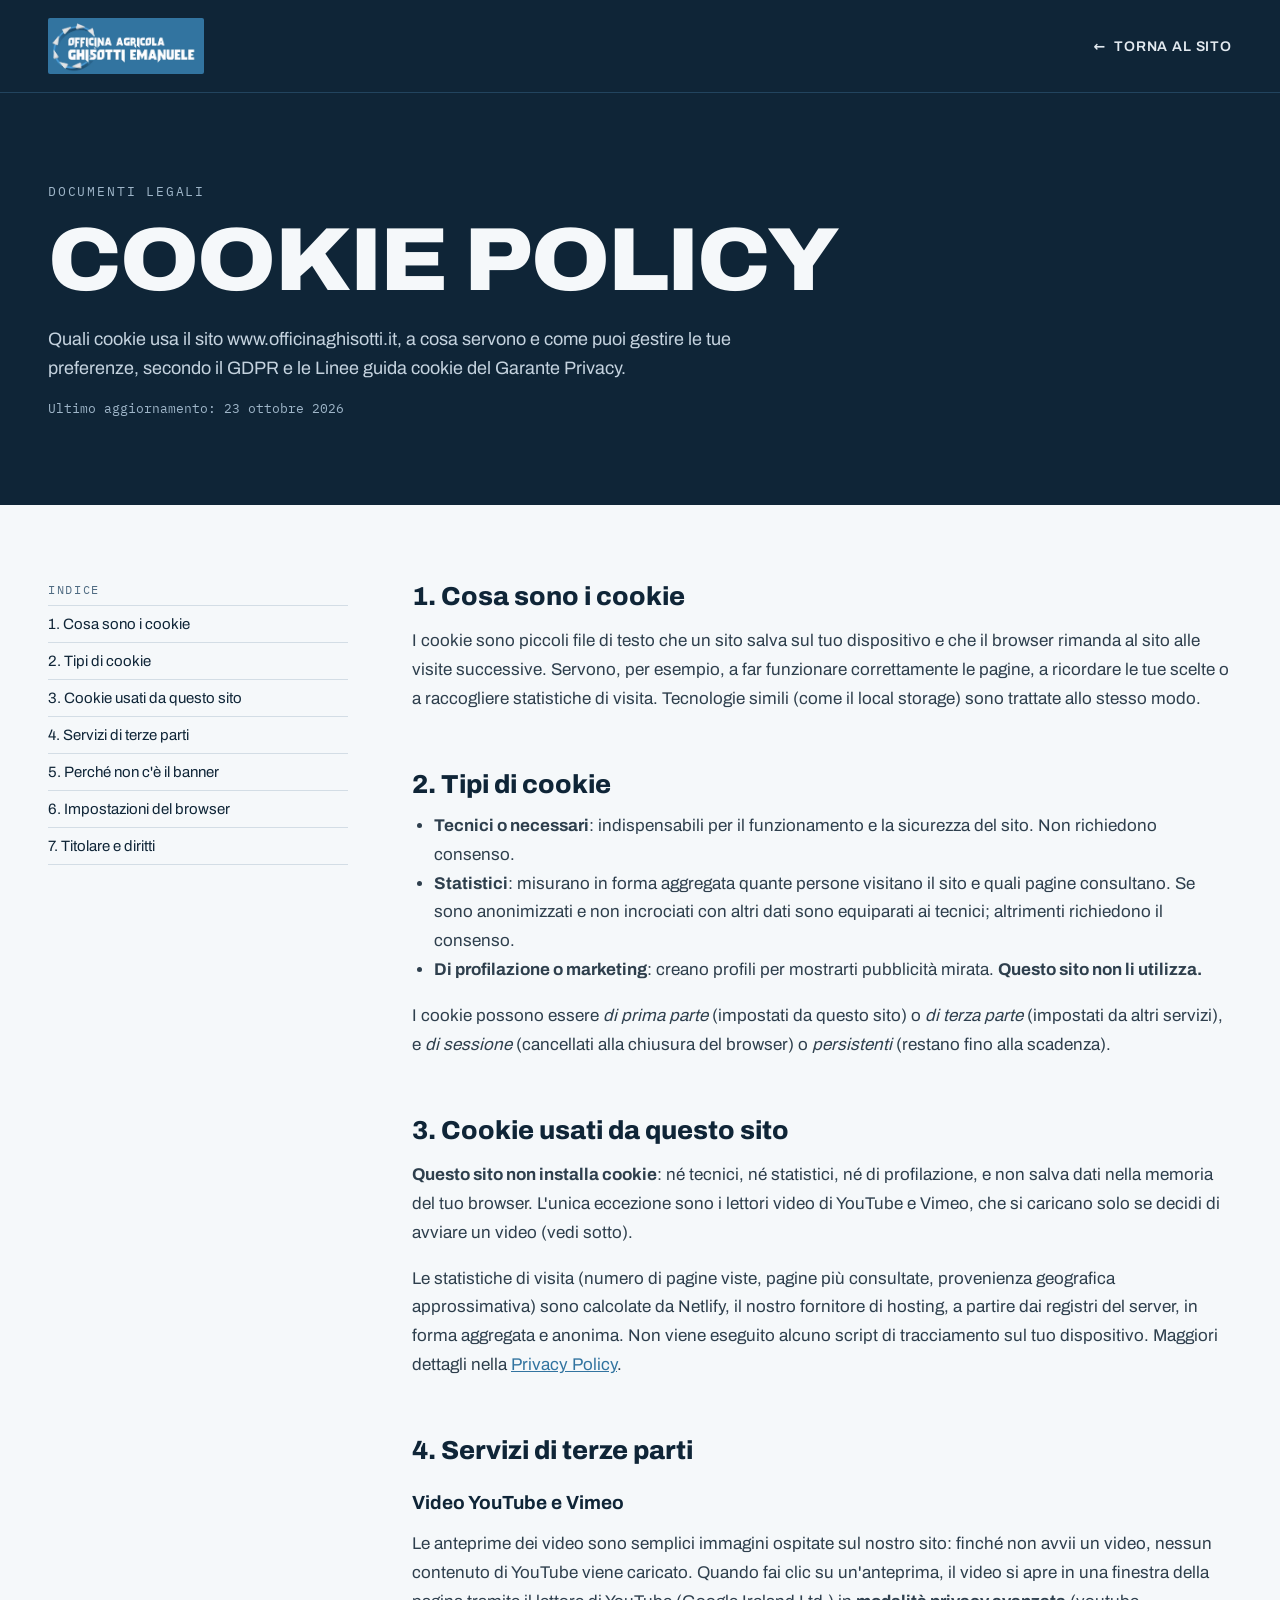
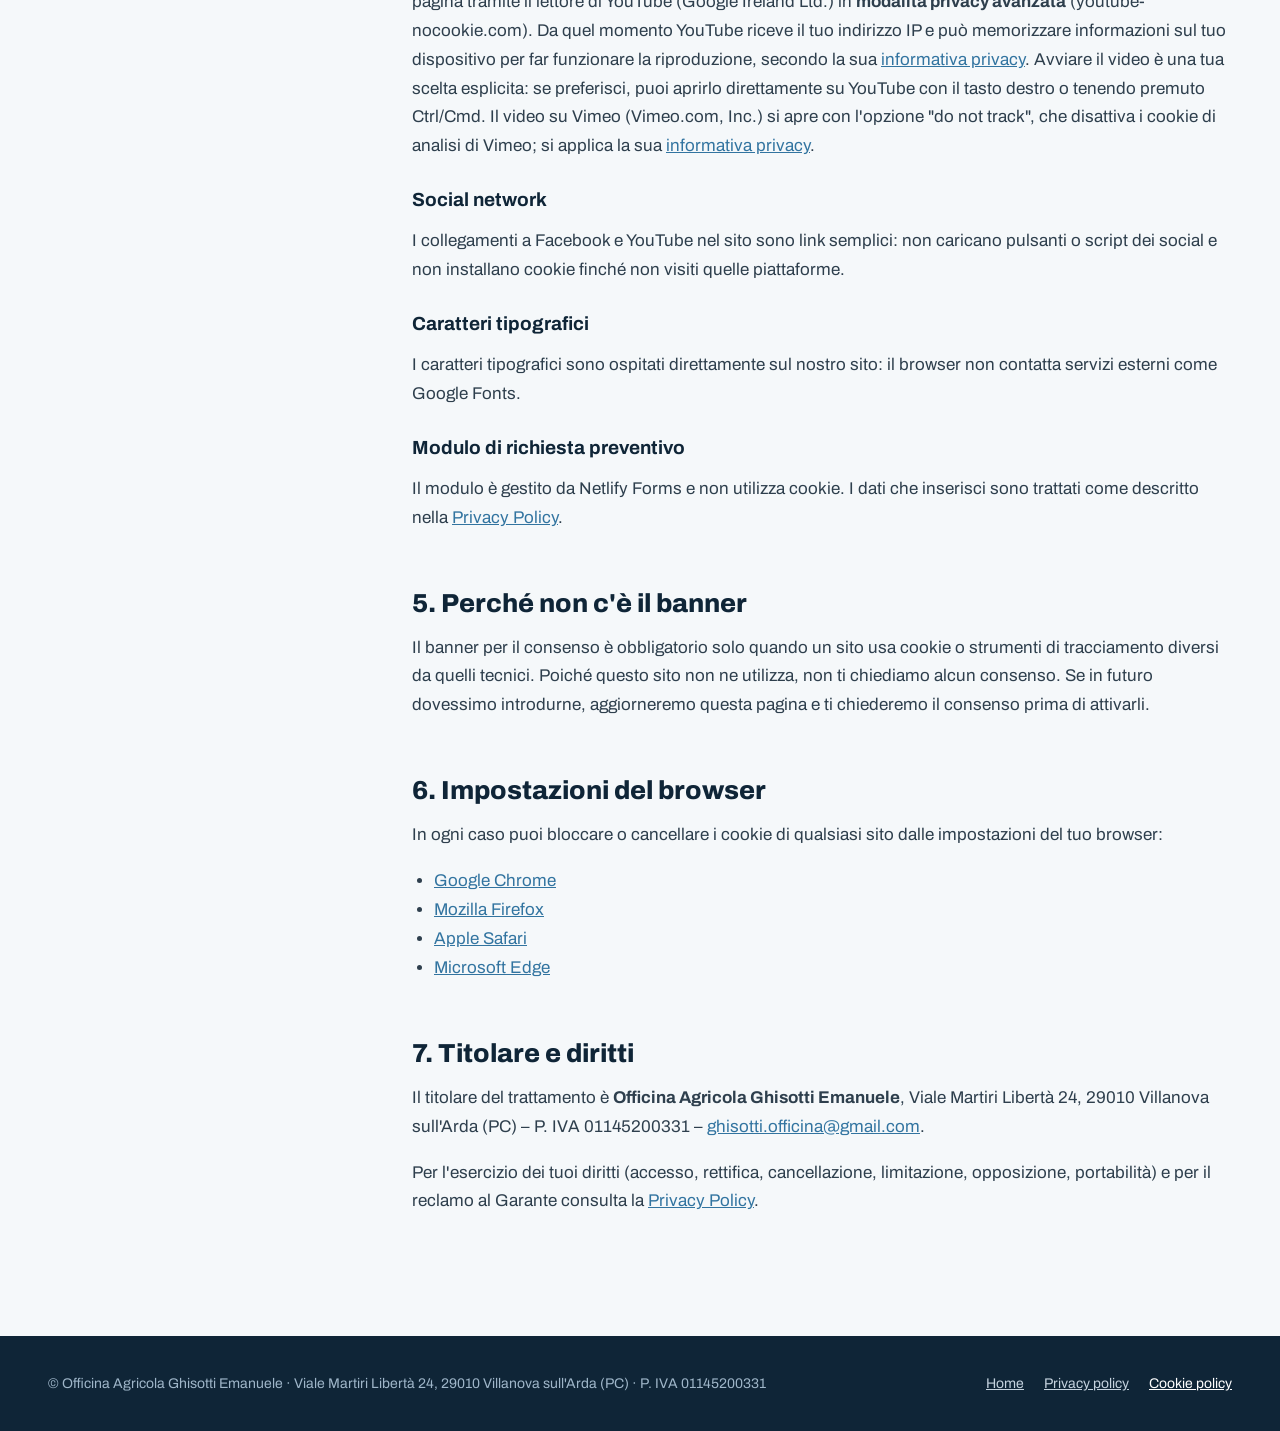
<file: cookie-policy/index.html>
<!doctype html>
<html lang="it">
<head>
<meta charset="utf-8">
<meta name="viewport" content="width=device-width, initial-scale=1">
<title>Cookie Policy | Officina Agricola Ghisotti Emanuele</title>
<meta name="description" content="Cookie policy del sito www.officinaghisotti.it: quali cookie usiamo, a cosa servono, quanto durano e come gestire o revocare il consenso.">
<meta name="robots" content="index, follow">
<link rel="canonical" href="https://www.officinaghisotti.it/cookie-policy/">
<meta property="og:type" content="website">
<meta property="og:site_name" content="Officina Agricola Ghisotti Emanuele">
<meta property="og:locale" content="it_IT">
<meta property="og:title" content="Cookie Policy | Officina Agricola Ghisotti Emanuele">
<meta property="og:description" content="Cookie policy del sito www.officinaghisotti.it: quali cookie usiamo, a cosa servono, quanto durano e come gestire o revocare il consenso.">
<meta property="og:url" content="https://www.officinaghisotti.it/cookie-policy/">
<meta property="og:image" content="https://www.officinaghisotti.it/assets/img/og-officina-ghisotti.jpg">
<meta name="twitter:card" content="summary_large_image">
<meta name="theme-color" content="#0F2537">
<link rel="icon" type="image/png" sizes="32x32" href="/assets/img/favicon-32.png">
<link rel="apple-touch-icon" href="/assets/img/apple-touch-icon.png">
<link rel="preload" href="/assets/fonts/archivo-latin-wdth-normal.woff2" as="font" type="font/woff2" crossorigin>
<link rel="stylesheet" href="/assets/css/legal.css?v=42131685">

</head>
<body id="top">
<div style="font-family: 'Archivo', system-ui, sans-serif; color: #0F2537; background: #F5F8FA">

<header style="background: #0F2537; color: #F5F8FA">
<div class="wrap" style="display: flex; flex-wrap: wrap; justify-content: space-between; align-items: center; gap: 16px; padding-top: 18px; padding-bottom: 18px; border-bottom: 1px solid #22445E">
<a href="/" aria-label="Officina Agricola Ghisotti Emanuele, torna alla home" style="display: flex"><img src="/assets/img/logo-officina-ghisotti.webp" width="707" height="254" loading="eager" fetchpriority="high" decoding="async" alt="Logo Officina Agricola Ghisotti Emanuele" style="height: 56px; width: auto; display: block; border-radius: 2px"></a>
<a class="back" href="/"><span aria-hidden="true">←</span> Torna al sito</a>
</div>
<div class="wrap in1" style="padding-top: clamp(48px,7vw,96px); padding-bottom: clamp(48px,7vw,88px)">
<p class="mono" style="margin: 0; font-size: 13px; letter-spacing: .14em; text-transform: uppercase; color: #9FB6C9">Documenti legali</p>
<h1 class="display" style="font-size: clamp(48px,7vw,104px); margin-top: 18px">Cookie Policy</h1>
<p style="margin: 22px 0 0; font-size: 18px; line-height: 1.6; color: #C5D3DF; max-width: 720px">Quali cookie usa il sito www.officinaghisotti.it, a cosa servono e come puoi gestire le tue preferenze, secondo il GDPR e le Linee guida cookie del Garante Privacy.</p>
<p class="mono" style="margin: 18px 0 0; font-size: 13px; color: #9FB6C9">Ultimo aggiornamento: 23 ottobre 2026</p>
</div>
</header>

<main class="wrap" style="display: flex; flex-wrap: wrap; gap: clamp(32px,5vw,80px); padding-top: clamp(48px,6vw,80px); padding-bottom: clamp(64px,8vw,120px); align-items: flex-start">

<nav class="toc" aria-label="Indice" style="flex: 1 1 240px; max-width: 300px">
<p class="mono" style="margin: 0 0 8px; font-size: 12px; letter-spacing: .14em; color: #4F6B82">INDICE</p>
<a href="#cosa">1. Cosa sono i cookie</a>
<a href="#tipi">2. Tipi di cookie</a>
<a href="#elenco">3. Cookie usati da questo sito</a>
<a href="#terze">4. Servizi di terze parti</a>
<a href="#consenso">5. Perché non c'è il banner</a>
<a href="#browser">6. Impostazioni del browser</a>
<a href="#contatti" style="border-bottom: 1px solid #D3DDE5">7. Titolare e diritti</a>
</nav>

<article class="legal" style="flex: 999 1 560px; min-width: 0; max-width: 820px">

<h2 id="cosa" style="margin-top: 0">1. Cosa sono i cookie</h2>
<p>I cookie sono piccoli file di testo che un sito salva sul tuo dispositivo e che il browser rimanda al sito alle visite successive. Servono, per esempio, a far funzionare correttamente le pagine, a ricordare le tue scelte o a raccogliere statistiche di visita. Tecnologie simili (come il local storage) sono trattate allo stesso modo.</p>

<h2 id="tipi">2. Tipi di cookie</h2>
<ul>
<li><strong>Tecnici o necessari</strong>: indispensabili per il funzionamento e la sicurezza del sito. Non richiedono consenso.</li>
<li><strong>Statistici</strong>: misurano in forma aggregata quante persone visitano il sito e quali pagine consultano. Se sono anonimizzati e non incrociati con altri dati sono equiparati ai tecnici; altrimenti richiedono il consenso.</li>
<li><strong>Di profilazione o marketing</strong>: creano profili per mostrarti pubblicità mirata. <strong>Questo sito non li utilizza.</strong></li>
</ul>
<p>I cookie possono essere <em>di prima parte</em> (impostati da questo sito) o <em>di terza parte</em> (impostati da altri servizi), e <em>di sessione</em> (cancellati alla chiusura del browser) o <em>persistenti</em> (restano fino alla scadenza).</p>

<h2 id="elenco">3. Cookie usati da questo sito</h2>
<p><strong>Questo sito non installa cookie</strong>: né tecnici, né statistici, né di profilazione, e non salva dati nella memoria del tuo browser. L'unica eccezione sono i lettori video di YouTube e Vimeo, che si caricano solo se decidi di avviare un video (vedi sotto).</p>
<p>Le statistiche di visita (numero di pagine viste, pagine più consultate, provenienza geografica approssimativa) sono calcolate da Netlify, il nostro fornitore di hosting, a partire dai registri del server, in forma aggregata e anonima. Non viene eseguito alcuno script di tracciamento sul tuo dispositivo. Maggiori dettagli nella <a href="/privacy-policy/">Privacy Policy</a>.</p>

<h2 id="terze">4. Servizi di terze parti</h2>
<h3>Video YouTube e Vimeo</h3>
<p>Le anteprime dei video sono semplici immagini ospitate sul nostro sito: finché non avvii un video, nessun contenuto di YouTube viene caricato. Quando fai clic su un'anteprima, il video si apre in una finestra della pagina tramite il lettore di YouTube (Google Ireland Ltd.) in <strong>modalità privacy avanzata</strong> (youtube-nocookie.com). Da quel momento YouTube riceve il tuo indirizzo IP e può memorizzare informazioni sul tuo dispositivo per far funzionare la riproduzione, secondo la sua <a href="https://policies.google.com/privacy">informativa privacy</a>. Avviare il video è una tua scelta esplicita: se preferisci, puoi aprirlo direttamente su YouTube con il tasto destro o tenendo premuto Ctrl/Cmd. Il video su Vimeo (Vimeo.com, Inc.) si apre con l'opzione "do not track", che disattiva i cookie di analisi di Vimeo; si applica la sua <a href="https://vimeo.com/privacy">informativa privacy</a>.</p>
<h3>Social network</h3>
<p>I collegamenti a Facebook e YouTube nel sito sono link semplici: non caricano pulsanti o script dei social e non installano cookie finché non visiti quelle piattaforme.</p>
<h3>Caratteri tipografici</h3>
<p>I caratteri tipografici sono ospitati direttamente sul nostro sito: il browser non contatta servizi esterni come Google Fonts.</p>
<h3>Modulo di richiesta preventivo</h3>
<p>Il modulo è gestito da Netlify Forms e non utilizza cookie. I dati che inserisci sono trattati come descritto nella <a href="/privacy-policy/">Privacy Policy</a>.</p>

<h2 id="consenso">5. Perché non c'è il banner</h2>
<p>Il banner per il consenso è obbligatorio solo quando un sito usa cookie o strumenti di tracciamento diversi da quelli tecnici. Poiché questo sito non ne utilizza, non ti chiediamo alcun consenso. Se in futuro dovessimo introdurne, aggiorneremo questa pagina e ti chiederemo il consenso prima di attivarli.</p>

<h2 id="browser">6. Impostazioni del browser</h2>
<p>In ogni caso puoi bloccare o cancellare i cookie di qualsiasi sito dalle impostazioni del tuo browser:</p>
<ul>
<li><a href="https://support.google.com/chrome/answer/95647">Google Chrome</a></li>
<li><a href="https://support.mozilla.org/it/kb/protezione-antitracciamento-avanzata-firefox-desktop">Mozilla Firefox</a></li>
<li><a href="https://support.apple.com/it-it/guide/safari/sfri11471/mac">Apple Safari</a></li>
<li><a href="https://support.microsoft.com/it-it/microsoft-edge">Microsoft Edge</a></li>
</ul>

<h2 id="contatti">7. Titolare e diritti</h2>
<p>Il titolare del trattamento è <strong>Officina Agricola Ghisotti Emanuele</strong>, Viale Martiri Libertà 24, 29010 Villanova sull'Arda (PC) – P. IVA 01145200331 – <a href="mailto:ghisotti.officina@gmail.com">ghisotti.officina@gmail.com</a>.</p>
<p>Per l'esercizio dei tuoi diritti (accesso, rettifica, cancellazione, limitazione, opposizione, portabilità) e per il reclamo al Garante consulta la <a href="/privacy-policy/">Privacy Policy</a>.</p>

</article>
</main>

<footer style="background: #0F2537; color: #9FB6C9; padding: 40px 0">
<div class="wrap" style="display: flex; flex-wrap: wrap; justify-content: space-between; gap: 16px; font-size: 14px">
<p style="margin: 0">© Officina Agricola Ghisotti Emanuele · Viale Martiri Libertà 24, 29010 Villanova sull'Arda (PC) · P. IVA 01145200331</p>
<p style="margin: 0; display: flex; gap: 20px"><a href="/" style="color: #C5D3DF">Home</a><a href="/privacy-policy/" style="color: #C5D3DF">Privacy policy</a><a href="/cookie-policy/" aria-current="page" style="color: #FFFFFF">Cookie policy</a></p>
</div>
</footer>

</div>
<script src="/assets/js/site.js?v=a0f78faa" defer></script>
</body>
</html>
</file>
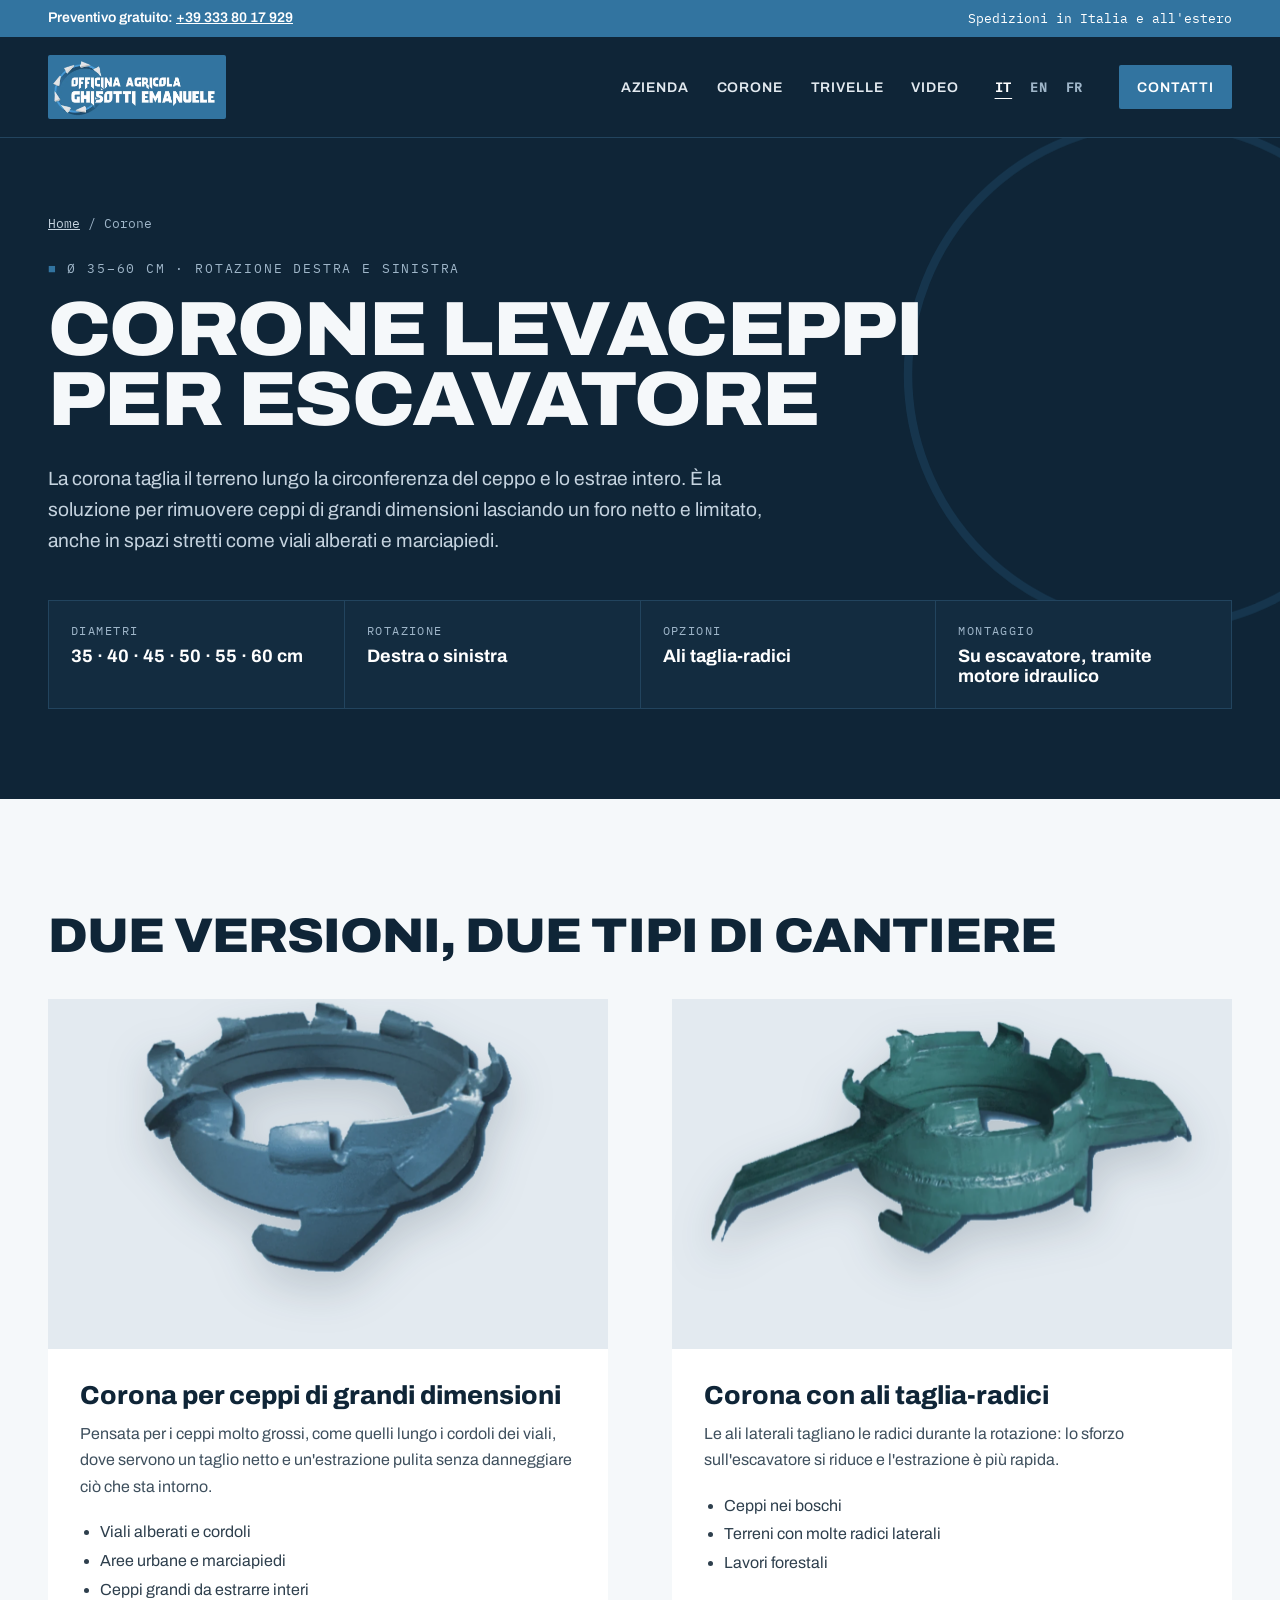
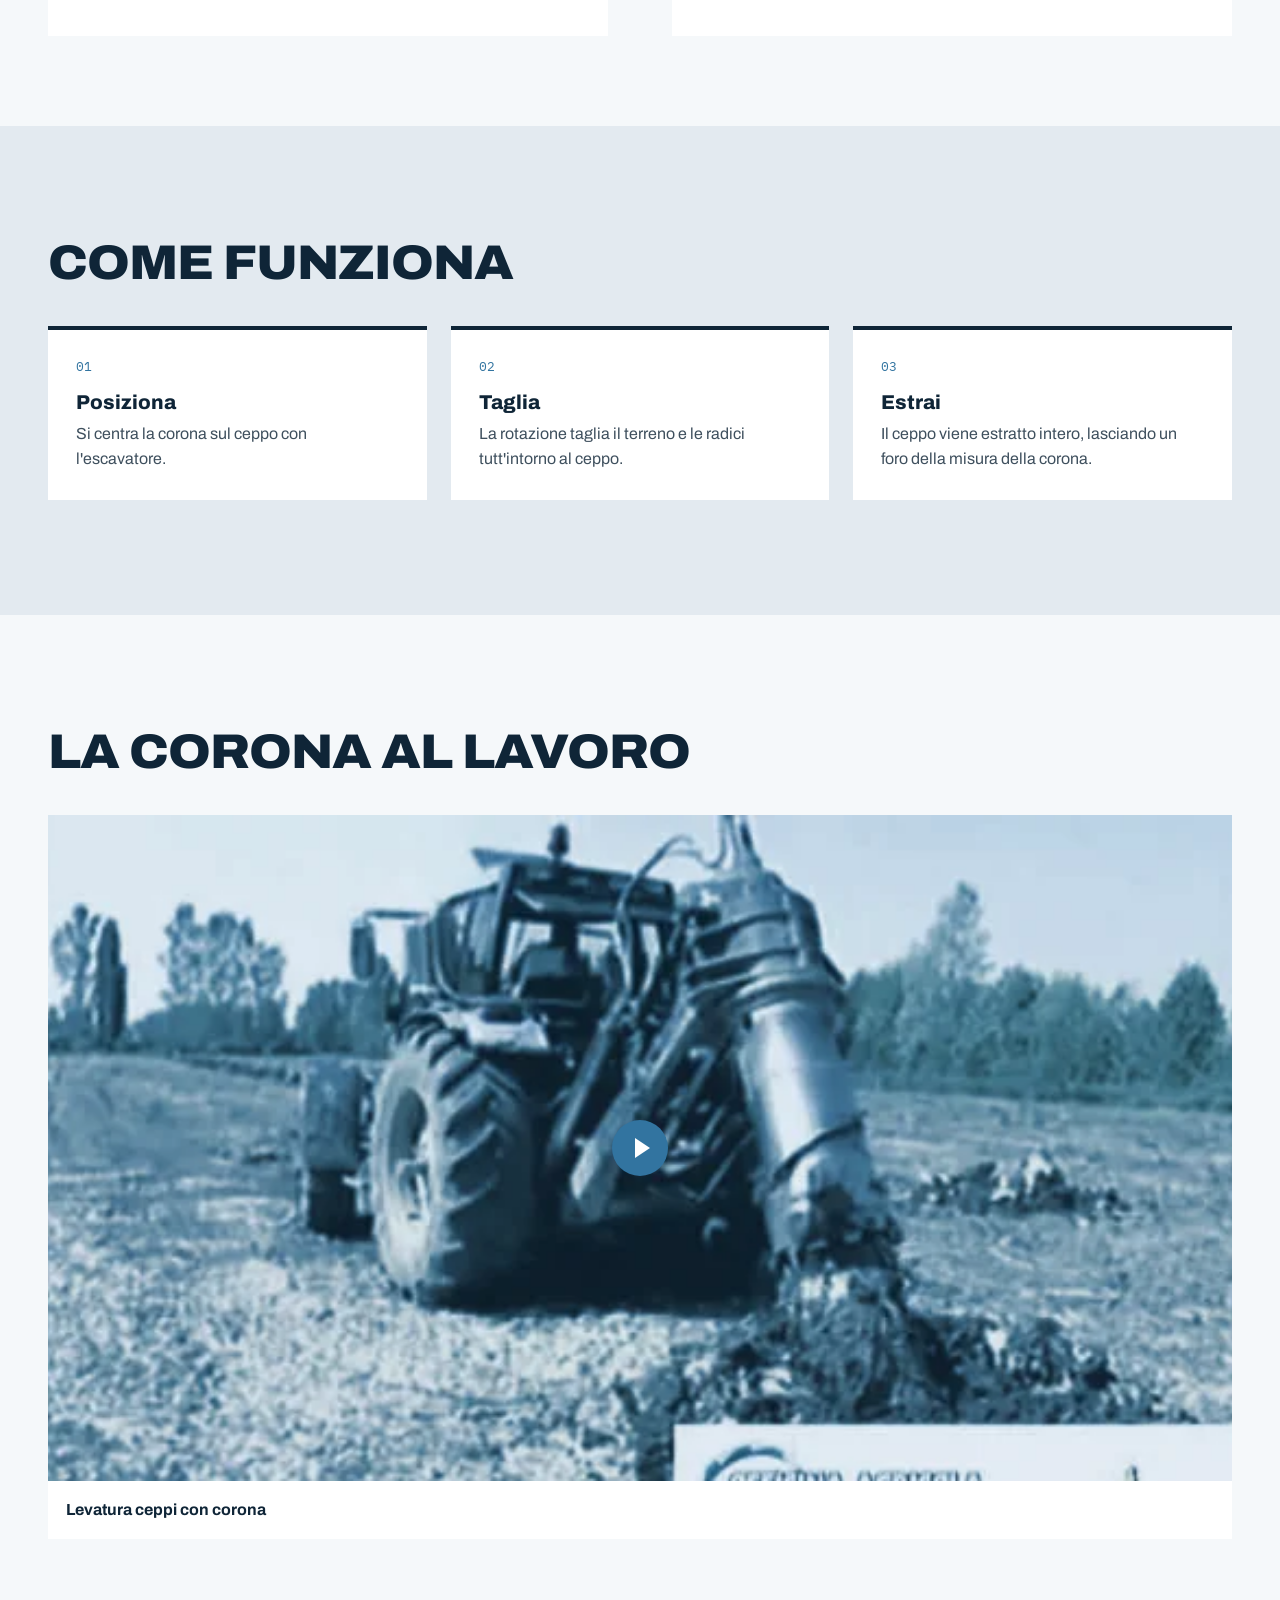
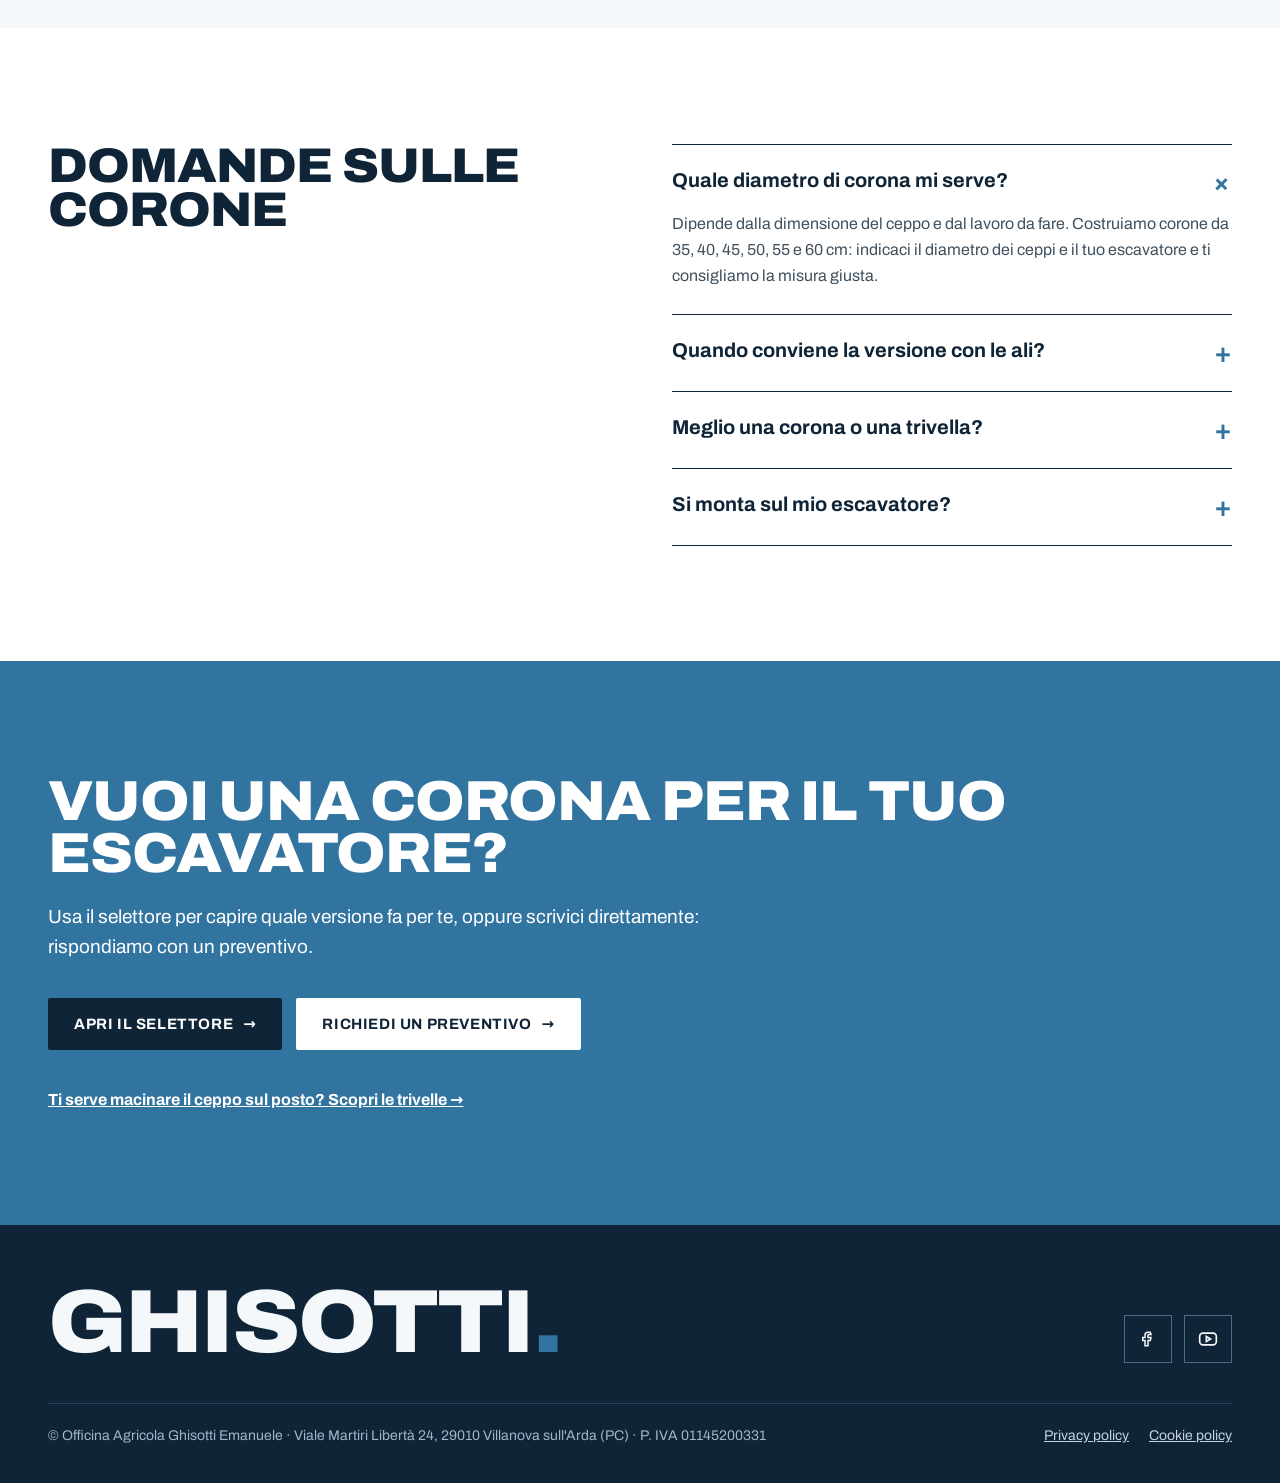
<file: corone/index.html>
<!doctype html>
<html lang="it">
<head>
<meta charset="utf-8">
<meta name="viewport" content="width=device-width, initial-scale=1">
<title>Corone levaceppi per escavatore Ø 35–60 cm | Officina Ghisotti</title>
<meta name="description" content="Corone levaceppi Ghisotti per escavatore: diametri 35, 40, 45, 50, 55 e 60 cm, rotazione destra o sinistra, ali taglia-radici opzionali. Estraggono il ceppo intero con un foro netto.">
<meta name="robots" content="index, follow">
<link rel="canonical" href="https://www.officinaghisotti.it/corone/">
<link rel="alternate" hreflang="it" href="https://www.officinaghisotti.it/corone/">
<link rel="alternate" hreflang="en" href="https://www.officinaghisotti.it/en/crowns/">
<link rel="alternate" hreflang="fr" href="https://www.officinaghisotti.it/fr/couronnes/">
<link rel="alternate" hreflang="x-default" href="https://www.officinaghisotti.it/corone/">
<meta property="og:type" content="product">
<meta property="og:site_name" content="Officina Agricola Ghisotti Emanuele">
<meta property="og:locale" content="it_IT">
<meta property="og:title" content="Corone levaceppi per escavatore Ø 35–60 cm | Officina Ghisotti">
<meta property="og:description" content="Corone levaceppi Ghisotti per escavatore: diametri 35, 40, 45, 50, 55 e 60 cm, rotazione destra o sinistra, ali taglia-radici opzionali. Estraggono il ceppo intero con un foro netto.">
<meta property="og:url" content="https://www.officinaghisotti.it/corone/">
<meta property="og:image" content="https://www.officinaghisotti.it/assets/img/corona-ceppi-grossi-blu.webp">
<meta name="twitter:card" content="summary_large_image">
<meta name="theme-color" content="#0F2537">
<link rel="icon" type="image/png" sizes="32x32" href="/assets/img/favicon-32.png">
<link rel="apple-touch-icon" href="/assets/img/apple-touch-icon.png">
<link rel="preload" href="/assets/fonts/archivo-latin-wdth-normal.woff2" as="font" type="font/woff2" crossorigin>
<link rel="stylesheet" href="/assets/css/site.css?v=f8375469">
<script type="application/ld+json">{"@context": "https://schema.org", "@graph": [{"@type": "Product", "name": "Corona levaceppi Ghisotti", "description": "Corone levaceppi Ghisotti per escavatore: diametri 35, 40, 45, 50, 55 e 60 cm, rotazione destra o sinistra, ali taglia-radici opzionali. Estraggono il ceppo intero con un foro netto.", "image": ["https://www.officinaghisotti.it/assets/img/corona-ceppi-grossi-blu.webp", "https://www.officinaghisotti.it/assets/img/corona-con-ali-blu.webp"], "brand": {"@type": "Brand", "name": "Officina Agricola Ghisotti Emanuele"}, "manufacturer": {"@id": "https://www.officinaghisotti.it/#org"}, "additionalProperty": [{"@type": "PropertyValue", "name": "Diametri", "value": "35 · 40 · 45 · 50 · 55 · 60 cm"}, {"@type": "PropertyValue", "name": "Rotazione", "value": "Destra o sinistra"}, {"@type": "PropertyValue", "name": "Opzioni", "value": "Ali taglia-radici"}, {"@type": "PropertyValue", "name": "Montaggio", "value": "Su escavatore, tramite motore idraulico"}]}, {"@type": "BreadcrumbList", "itemListElement": [{"@type": "ListItem", "position": 1, "name": "Home", "item": "https://www.officinaghisotti.it/"}, {"@type": "ListItem", "position": 2, "name": "Corone", "item": "https://www.officinaghisotti.it/corone/"}]}, {"@type": "FAQPage", "mainEntity": [{"@type": "Question", "name": "Quale diametro di corona mi serve?", "acceptedAnswer": {"@type": "Answer", "text": "Dipende dalla dimensione del ceppo e dal lavoro da fare. Costruiamo corone da 35, 40, 45, 50, 55 e 60 cm: indicaci il diametro dei ceppi e il tuo escavatore e ti consigliamo la misura giusta."}}, {"@type": "Question", "name": "Quando conviene la versione con le ali?", "acceptedAnswer": {"@type": "Answer", "text": "Quando il ceppo ha molte radici laterali, come nei boschi: le ali le tagliano mentre la corona gira e l'estrazione richiede meno forza."}}, {"@type": "Question", "name": "Meglio una corona o una trivella?", "acceptedAnswer": {"@type": "Answer", "text": "La corona estrae il ceppo intero; la trivella lo macina sul posto. Se il ceppo va rimosso, scegli la corona; se vuoi il terreno subito pronto, la trivella."}}, {"@type": "Question", "name": "Si monta sul mio escavatore?", "acceptedAnswer": {"@type": "Answer", "text": "Le corone si montano sull'escavatore tramite motore idraulico. Scrivici marca, modello e peso della macchina: verifichiamo noi la compatibilità prima del preventivo."}}]}]}</script>
</head>
<body id="top">
<div style="font-family: 'Archivo', system-ui, sans-serif; color: #0F2537; background: #F5F8FA; overflow-x: hidden">

<div class="site-head" id="site-head">
<div style="background: #3274A0; color: #FFFFFF; font-size: 14px">
<div class="wrap" style="display: flex; flex-wrap: wrap; justify-content: space-between; gap: 8px; padding-top: 10px; padding-bottom: 10px">
<p style="margin: 0; font-weight: 600">Preventivo gratuito: <a href="tel:+393338017929" style="color: #FFFFFF">+39 333 80 17 929</a></p>
<p class="mono" style="margin: 0; font-size: 13px">Spedizioni in Italia e all'estero</p>
</div>
</div>

<div class="site-nav">
<div class="wrap" style="display: flex; flex-wrap: wrap; justify-content: space-between; align-items: center; gap: 16px; padding-top: 18px; padding-bottom: 18px; border-bottom: 1px solid #22445E; position: relative; z-index: 2">
<a href="/" aria-label="Officina Agricola Ghisotti Emanuele, torna all'inizio" style="display: flex; align-items: center">
<img src="/assets/img/logo-officina-ghisotti.webp" width="707" height="254" loading="eager" fetchpriority="high" decoding="async" alt="Logo Officina Agricola Ghisotti Emanuele" style="height: 64px; width: auto; display: block; border-radius: 2px">
</a>
<button type="button" class="menu-btn" aria-expanded="false" aria-controls="menu" aria-label="Apri il menu"><svg width="22" height="22" viewBox="0 0 24 24" aria-hidden="true"><path d="M3 6h18M3 12h18M3 18h18" stroke="currentColor" stroke-width="2"></path></svg></button>
<nav id="menu" class="nav" aria-label="Menu principale">
<a href="/#chi-siamo">Azienda</a>
<a href="/corone/" aria-current="page">Corone</a>
<a href="/trivelle/">Trivelle</a>
<a href="/#video">Video</a>
<div class="lang" aria-label="Lingua"><a href="/corone/" hreflang="it" aria-current="page">IT</a><a href="/en/crowns/" hreflang="en" lang="en">EN</a><a href="/fr/couronnes/" hreflang="fr" lang="fr">FR</a></div>
<a href="/#contatti" class="btn" style="background: #3274A0; color: #FFFFFF; min-height: 44px; padding: 0 18px">Contatti</a>
</nav>
</div>
</div>
</div>
<div class="head-spacer" aria-hidden="true"></div>

<header style="background: #0F2537; color: #F5F8FA; position: relative; overflow: hidden">
<svg class="deco-ring" data-parallax="0.18" viewBox="0 0 400 400" aria-hidden="true" style="right: -160px; top: -40px; width: 560px; height: 560px; opacity: .22"><circle cx="200" cy="200" r="180" fill="none" stroke="#3274A0" stroke-width="6"></circle></svg>
<div class="wrap" style="position: relative; padding-top: clamp(40px,6vw,80px); padding-bottom: clamp(56px,7vw,96px)">
<nav aria-label="Breadcrumb"><p class="crumbs in6"><a href="/">Home</a> / <span aria-current="page">Corone</span></p></nav>
<p class="eyebrow in6" style="color: #9FB6C9; margin-top: 28px"><span style="color: #3274A0">■</span>  Ø 35–60 cm · rotazione destra e sinistra</p>
<h1 class="display in1" style="font-size: clamp(40px,6vw,92px); margin-top: 18px; max-width: 1000px">Corone levaceppi per escavatore</h1>
<p class="in4" style="font-size: clamp(17px,1.5vw,20px); line-height: 1.6; color: #C5D3DF; max-width: 720px; margin: 28px 0 0">La corona taglia il terreno lungo la circonferenza del ceppo e lo estrae intero. È la soluzione per rimuovere ceppi di grandi dimensioni lasciando un foro netto e limitato, anche in spazi stretti come viali alberati e marciapiedi.</p>
<dl class="specs in5" style="margin: 44px 0 0"><div><dt>Diametri</dt><dd>35 · 40 · 45 · 50 · 55 · 60 cm</dd></div><div><dt>Rotazione</dt><dd>Destra o sinistra</dd></div><div><dt>Opzioni</dt><dd>Ali taglia-radici</dd></div><div><dt>Montaggio</dt><dd>Su escavatore, tramite motore idraulico</dd></div></dl>
</div>
</header>

<main>
<section class="wrap" style="padding-top: clamp(72px,9vw,120px); padding-bottom: clamp(56px,7vw,96px)">
<h2 class="display rvx" style="font-size: clamp(30px,3.8vw,52px)">Due versioni, due tipi di cantiere</h2>
<div class="grid2" style="margin-top: 40px; align-items: stretch">
<article class="card rv" style="background: #FFFFFF; display: flex; flex-direction: column">
<div style="aspect-ratio: 16/10; background: #E3EAF0; display: flex; align-items: center; justify-content: center; padding: clamp(20px,3vw,40px); overflow: hidden">
<img class="pimg" data-parallax="0.05" data-parallax-prop="translate" src="/assets/img/corona-ceppi-grossi-blu.webp" width="846" height="625" loading="lazy" decoding="async" alt="Corona levaceppi Ghisotti per ceppi di grandi dimensioni" style="max-width: 100%; max-height: 100%; width: auto; height: auto; display: block; object-fit: contain">
</div>
<div style="padding: 32px; flex: 1">
<h3 style="font-size: 26px; font-weight: 800; margin: 0 0 12px">Corona per ceppi di grandi dimensioni</h3>
<p style="margin: 0; line-height: 1.65; color: #3F505E">Pensata per i ceppi molto grossi, come quelli lungo i cordoli dei viali, dove servono un taglio netto e un'estrazione pulita senza danneggiare ciò che sta intorno.</p>
<ul style="margin: 18px 0 0; padding-left: 20px; line-height: 1.8; color: #2E3F4D"><li>Viali alberati e cordoli</li><li>Aree urbane e marciapiedi</li><li>Ceppi grandi da estrarre interi</li></ul>
</div>
</article>
<article class="card rv" style="background: #FFFFFF; display: flex; flex-direction: column">
<div style="aspect-ratio: 16/10; background: #E3EAF0; display: flex; align-items: center; justify-content: center; padding: clamp(20px,3vw,40px); overflow: hidden">
<img class="pimg" data-parallax="0.05" data-parallax-prop="translate" src="/assets/img/corona-con-ali-blu.webp" width="1033" height="501" loading="lazy" decoding="async" alt="Corona levaceppi Ghisotti con ali taglia-radici" style="max-width: 100%; max-height: 100%; width: auto; height: auto; display: block; object-fit: contain">
</div>
<div style="padding: 32px; flex: 1">
<h3 style="font-size: 26px; font-weight: 800; margin: 0 0 12px">Corona con ali taglia-radici</h3>
<p style="margin: 0; line-height: 1.65; color: #3F505E">Le ali laterali tagliano le radici durante la rotazione: lo sforzo sull'escavatore si riduce e l'estrazione è più rapida.</p>
<ul style="margin: 18px 0 0; padding-left: 20px; line-height: 1.8; color: #2E3F4D"><li>Ceppi nei boschi</li><li>Terreni con molte radici laterali</li><li>Lavori forestali</li></ul>
</div>
</article>
</div>
</section>

<section style="background: #E3EAF0; padding: clamp(72px,9vw,120px) 0">
<div class="wrap">
<h2 class="display rvx" style="font-size: clamp(30px,3.8vw,52px)">Come funziona</h2>
<ol class="steps rv" style="margin-top: 40px"><li><h3>Posiziona</h3><p>Si centra la corona sul ceppo con l'escavatore.</p></li><li><h3>Taglia</h3><p>La rotazione taglia il terreno e le radici tutt'intorno al ceppo.</p></li><li><h3>Estrai</h3><p>Il ceppo viene estratto intero, lasciando un foro della misura della corona.</p></li></ol>
</div>
</section>

<section class="wrap" style="padding-top: clamp(72px,9vw,120px); padding-bottom: clamp(56px,7vw,96px)">
<h2 class="display rvx" style="font-size: clamp(30px,3.8vw,52px)">La corona al lavoro</h2>
<div class="grid4" style="margin-top: 40px">
<a class="card rv" data-yt="omay3ggQcSo" href="https://www.youtube.com/watch?v=omay3ggQcSo" style="text-decoration: none; color: #0F2537; background: #FFFFFF; display: block">
<div style="aspect-ratio: 16/9; background: #0F2537; position: relative; overflow: hidden; display: flex; align-items: center; justify-content: center"><img src="/assets/img/video-levatura-ceppi.webp" width="548" height="300" loading="lazy" decoding="async" alt="" style="position: absolute; inset: 0; width: 100%; height: 100%; object-fit: cover"><svg width="56" height="56" viewBox="0 0 56 56" aria-hidden="true" style="position: relative"><circle cx="28" cy="28" r="28" fill="#3274A0"></circle><path d="M23 18 L38 28 L23 38 Z" fill="#FFFFFF"></path></svg></div>
<p style="padding: 18px; margin: 0; font-weight: 700; line-height: 1.35">Levatura ceppi con corona</p>
</a>
</div>
</section>

<section style="background: #FFFFFF; padding: clamp(72px,9vw,120px) 0">
<div class="wrap grid2" style="align-items: start">
<h2 class="display rvx" style="font-size: clamp(30px,3.8vw,52px)">Domande sulle corone</h2>
<div class="rv" style="display: flex; flex-direction: column">
<details style="border-top: 1.5px solid #0F2537; padding: 24px 0" open="">
<summary style="display: flex; justify-content: space-between; gap: 16px; font-size: 20px; font-weight: 700">Quale diametro di corona mi serve?<span class="plus" aria-hidden="true" style="color: #3274A0; font-size: 28px; line-height: 1">+</span></summary>
<p style="margin: 14px 0 0; line-height: 1.65; color: #3F505E">Dipende dalla dimensione del ceppo e dal lavoro da fare. Costruiamo corone da 35, 40, 45, 50, 55 e 60 cm: indicaci il diametro dei ceppi e il tuo escavatore e ti consigliamo la misura giusta.</p>
</details>
<details style="border-top: 1.5px solid #0F2537; padding: 24px 0">
<summary style="display: flex; justify-content: space-between; gap: 16px; font-size: 20px; font-weight: 700">Quando conviene la versione con le ali?<span class="plus" aria-hidden="true" style="color: #3274A0; font-size: 28px; line-height: 1">+</span></summary>
<p style="margin: 14px 0 0; line-height: 1.65; color: #3F505E">Quando il ceppo ha molte radici laterali, come nei boschi: le ali le tagliano mentre la corona gira e l'estrazione richiede meno forza.</p>
</details>
<details style="border-top: 1.5px solid #0F2537; padding: 24px 0">
<summary style="display: flex; justify-content: space-between; gap: 16px; font-size: 20px; font-weight: 700">Meglio una corona o una trivella?<span class="plus" aria-hidden="true" style="color: #3274A0; font-size: 28px; line-height: 1">+</span></summary>
<p style="margin: 14px 0 0; line-height: 1.65; color: #3F505E">La corona estrae il ceppo intero; la trivella lo macina sul posto. Se il ceppo va rimosso, scegli la corona; se vuoi il terreno subito pronto, la trivella.</p>
</details>
<details style="border-top: 1.5px solid #0F2537; border-bottom: 1.5px solid #0F2537; padding: 24px 0">
<summary style="display: flex; justify-content: space-between; gap: 16px; font-size: 20px; font-weight: 700">Si monta sul mio escavatore?<span class="plus" aria-hidden="true" style="color: #3274A0; font-size: 28px; line-height: 1">+</span></summary>
<p style="margin: 14px 0 0; line-height: 1.65; color: #3F505E">Le corone si montano sull'escavatore tramite motore idraulico. Scrivici marca, modello e peso della macchina: verifichiamo noi la compatibilità prima del preventivo.</p>
</details>
</div>
</div>
</section>

<section style="background: #3274A0; color: #FFFFFF; padding: clamp(72px,9vw,120px) 0">
<div class="wrap">
<h2 class="display rvx" style="font-size: clamp(32px,4.4vw,64px); max-width: 960px">Vuoi una corona per il tuo escavatore?</h2>
<p class="rv" style="margin: 22px 0 0; font-size: 19px; line-height: 1.6; max-width: 720px">Usa il selettore per capire quale versione fa per te, oppure scrivici direttamente: rispondiamo con un preventivo.</p>
<div class="rv" style="display: flex; flex-wrap: wrap; gap: 14px; margin-top: 36px">
<a class="btn" href="/#scegli" style="background: #0F2537; color: #FFFFFF">Apri il selettore <span aria-hidden="true">→</span></a>
<a class="btn" href="/#contatti" style="background: #FFFFFF; color: #0F2537">Richiedi un preventivo <span aria-hidden="true">→</span></a>
</div>
<p class="rv" style="margin: 40px 0 0"><a href="/trivelle/" style="color: #FFFFFF; font-weight: 700">Ti serve macinare il ceppo sul posto? Scopri le trivelle →</a></p>
</div>
</section>
</main>

<footer style="background: #0F2537; color: #9FB6C9; padding: 56px 0 40px">
<div class="wrap">
<div style="display: flex; flex-wrap: wrap; justify-content: space-between; gap: 32px; align-items: end">
<p class="display" style="font-size: clamp(40px,7vw,96px); color: #F5F8FA; margin: 0">Ghisotti<span style="color: #3274A0">.</span></p>
<div style="display: flex; gap: 12px">
<a href="https://www.facebook.com/manuel.ghisotti" aria-label="Facebook" style="width: 48px; height: 48px; border: 1px solid #4F6B82; display: flex; align-items: center; justify-content: center; color: #F5F8FA"><svg width="18" height="18" viewBox="0 0 24 24" fill="none" stroke="currentColor" stroke-width="2" aria-hidden="true"><path d="M15 3h-3a4 4 0 0 0-4 4v3H5v4h3v7h4v-7h3l1-4h-4V7a1 1 0 0 1 1-1h3z"></path></svg></a>
<a href="https://www.youtube.com/channel/UCeYTT8SydsbMlQ8Gb6a0rGQ" aria-label="YouTube" style="width: 48px; height: 48px; border: 1px solid #4F6B82; display: flex; align-items: center; justify-content: center; color: #F5F8FA"><svg width="20" height="20" viewBox="0 0 24 24" fill="none" stroke="currentColor" stroke-width="2" aria-hidden="true"><rect x="2" y="5" width="20" height="14" rx="4"></rect><path d="M10 9l5 3-5 3z"></path></svg></a>
</div>
</div>
<div style="border-top: 1px solid #22445E; margin-top: 40px; padding-top: 24px; display: flex; flex-wrap: wrap; justify-content: space-between; gap: 16px; font-size: 14px">
<p style="margin: 0">© Officina Agricola Ghisotti Emanuele · Viale Martiri Libertà 24, 29010 Villanova sull'Arda (PC) · P. IVA 01145200331</p>
<p style="margin: 0; display: flex; gap: 20px"><a href="/privacy-policy/" style="color: #C5D3DF">Privacy policy</a><a href="/cookie-policy/" style="color: #C5D3DF">Cookie policy</a></p>
</div>
</div>
</footer>

</div>
<script src="/assets/js/site.js?v=a0f78faa" defer></script>
</body>
</html>
</file>
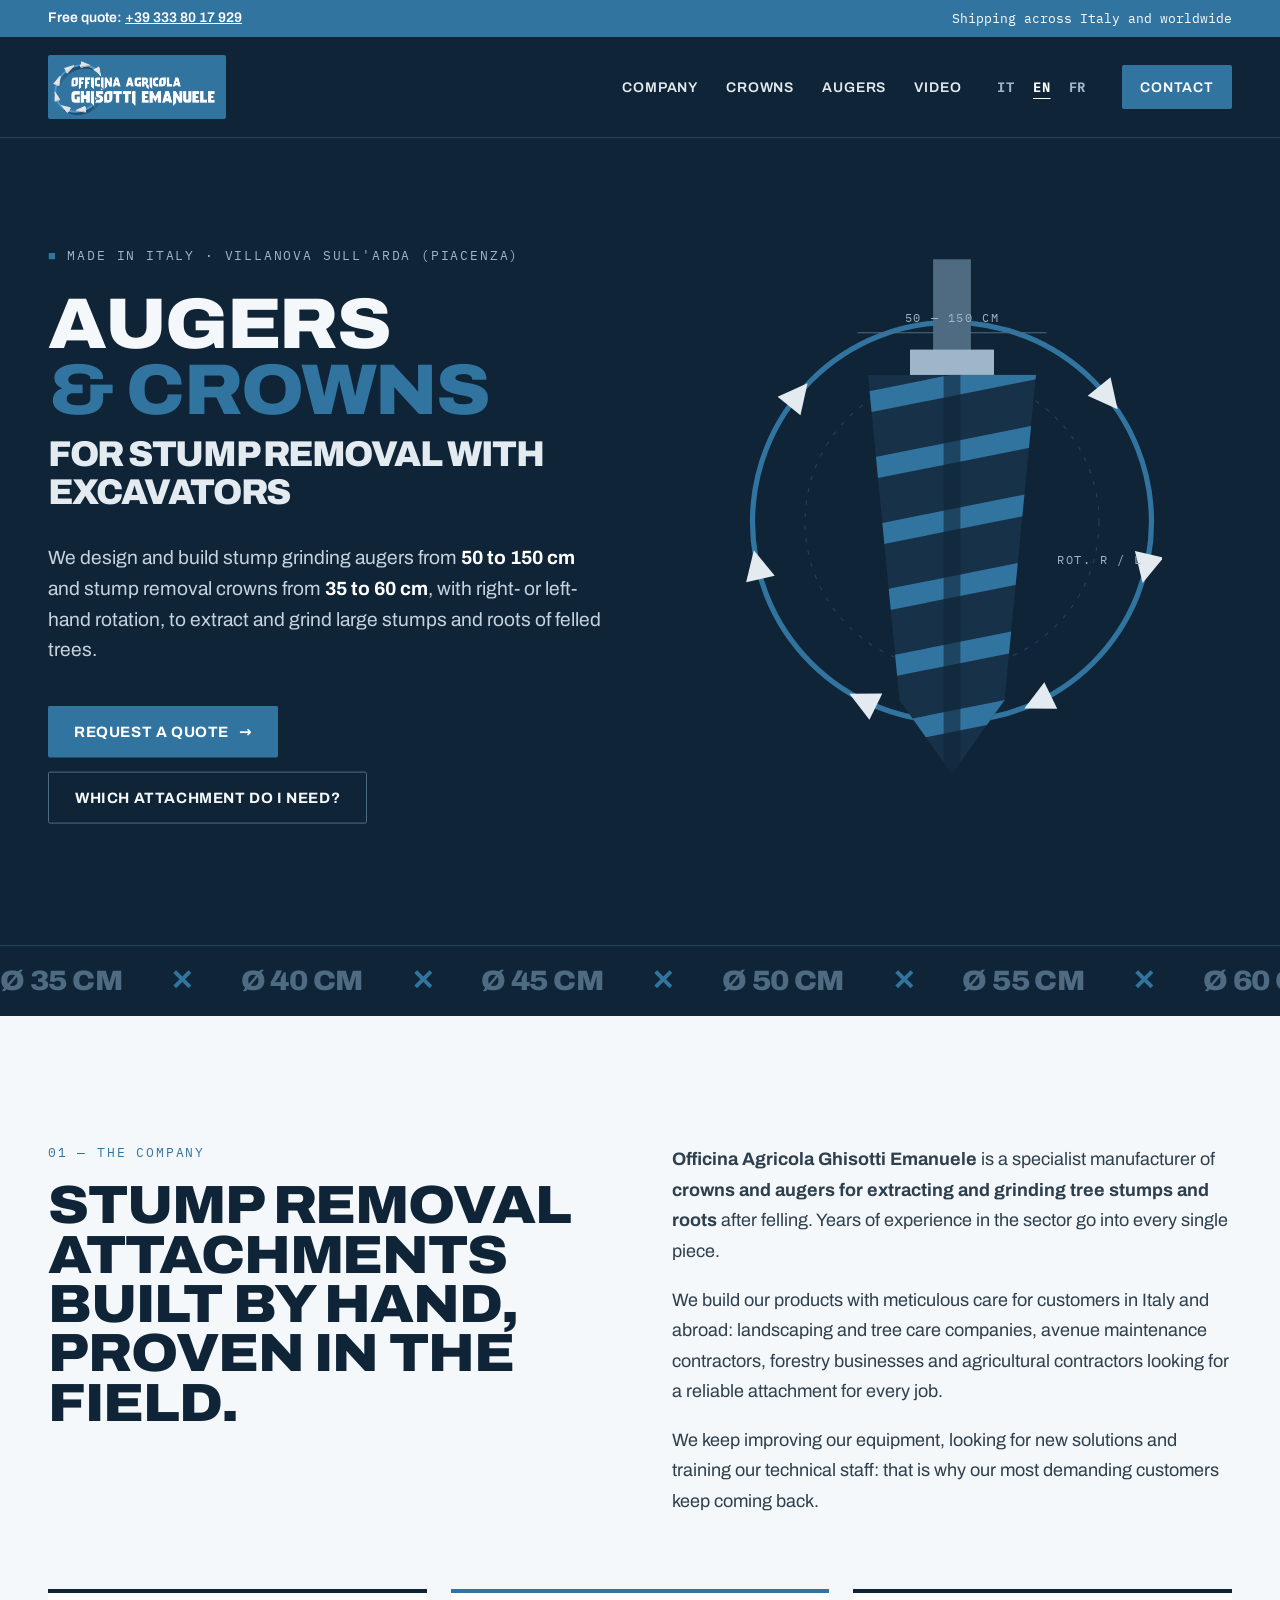
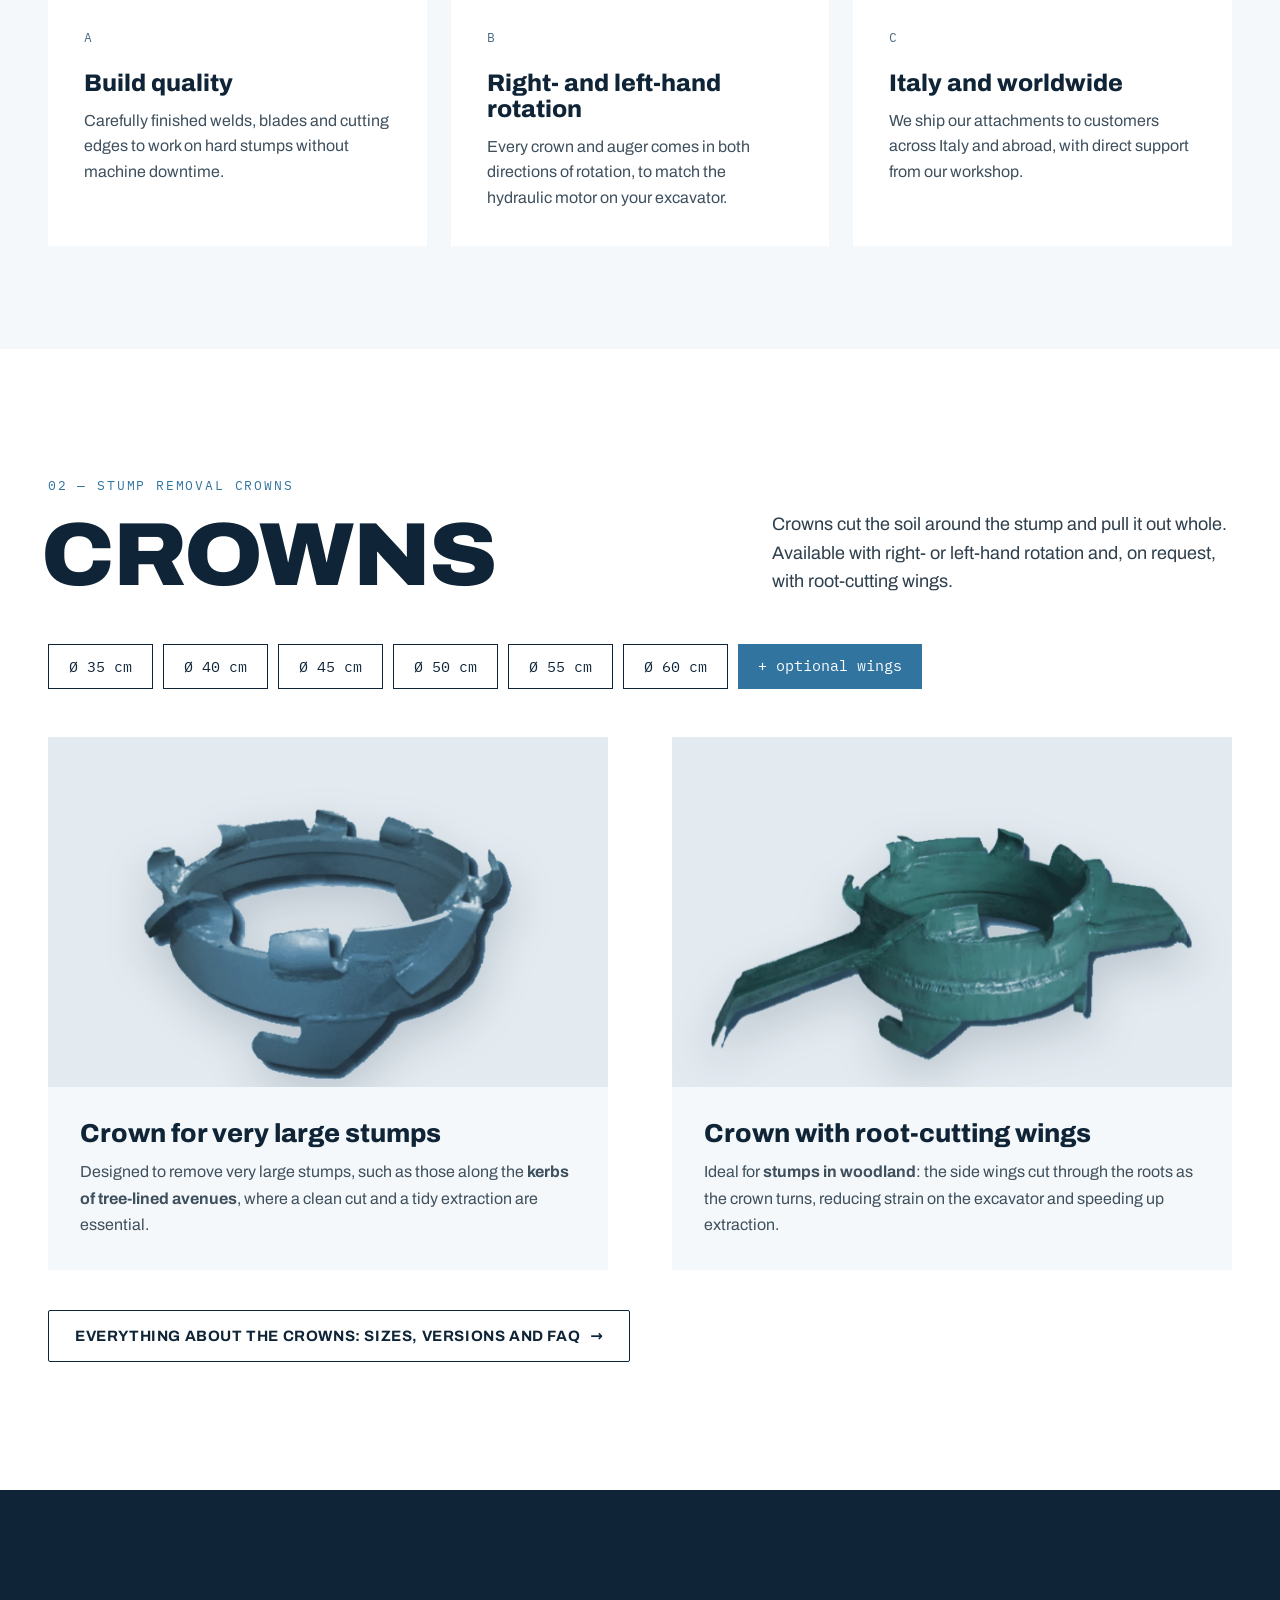
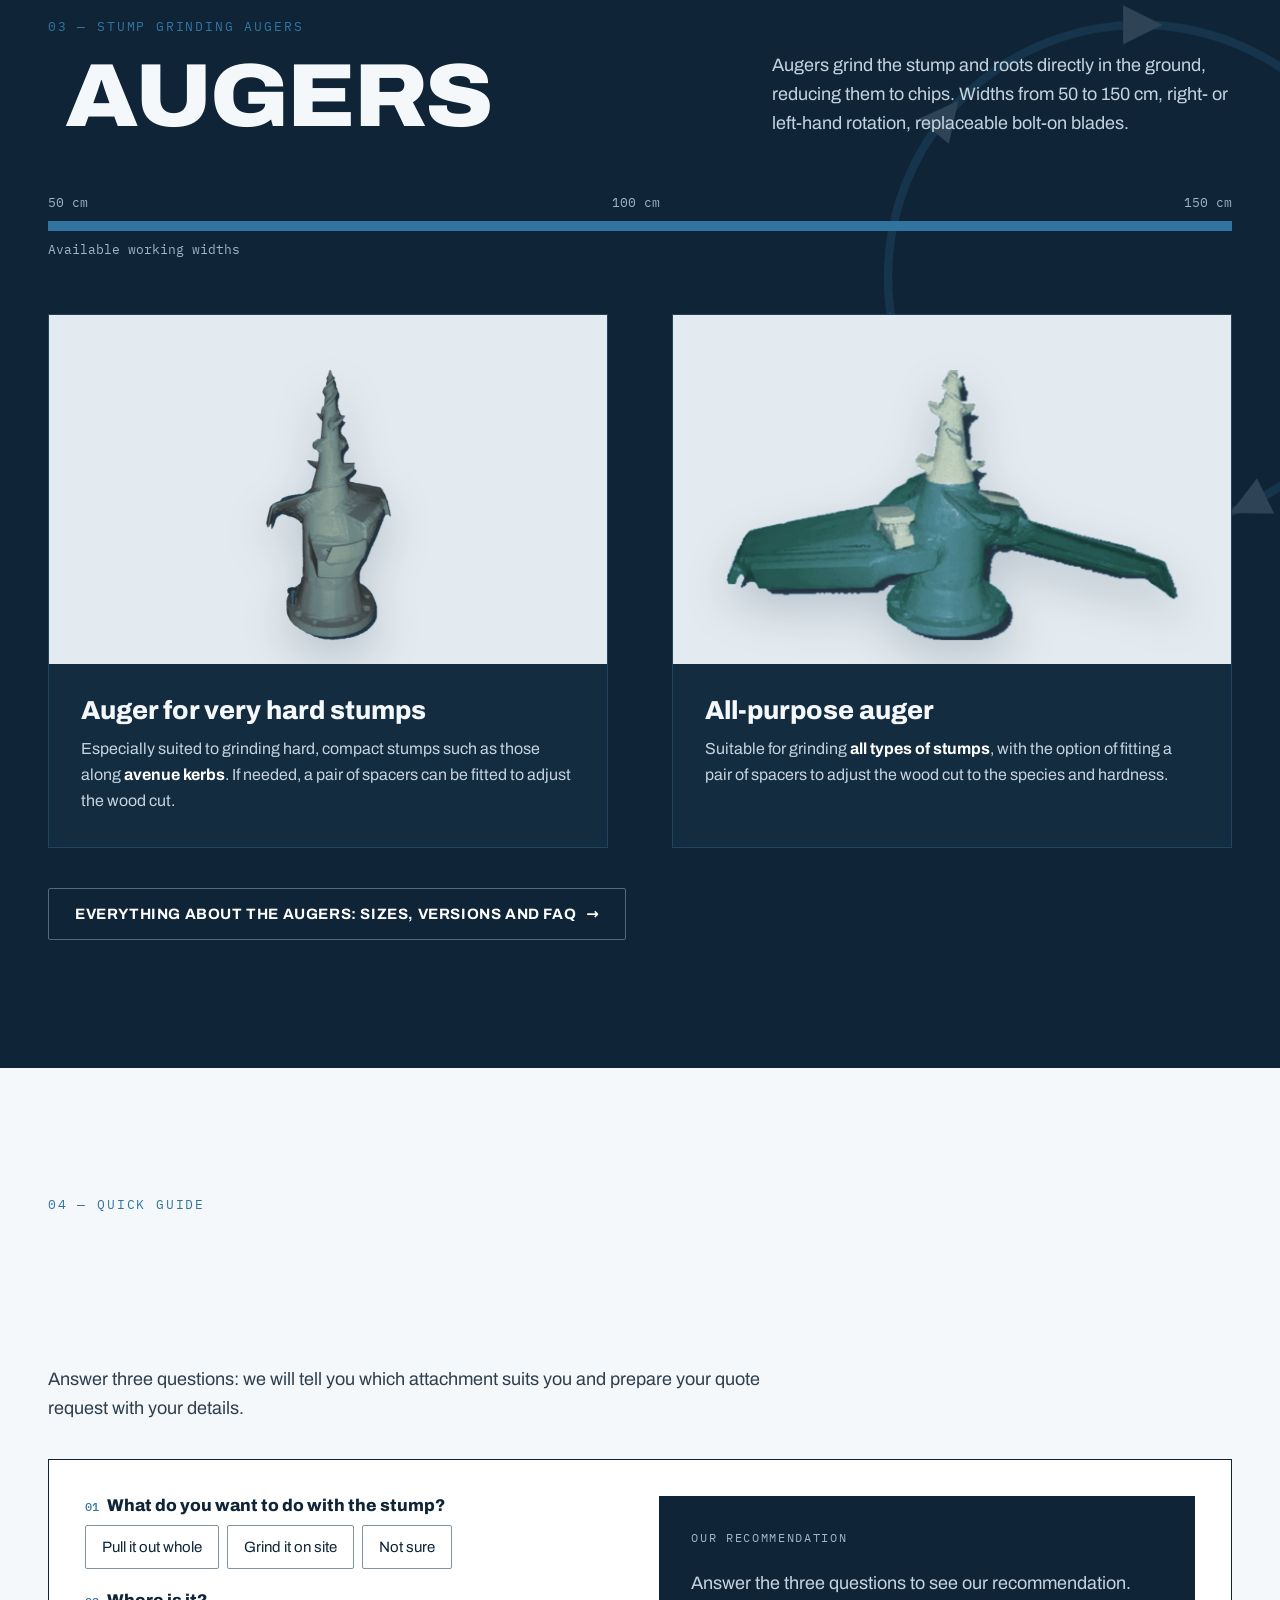
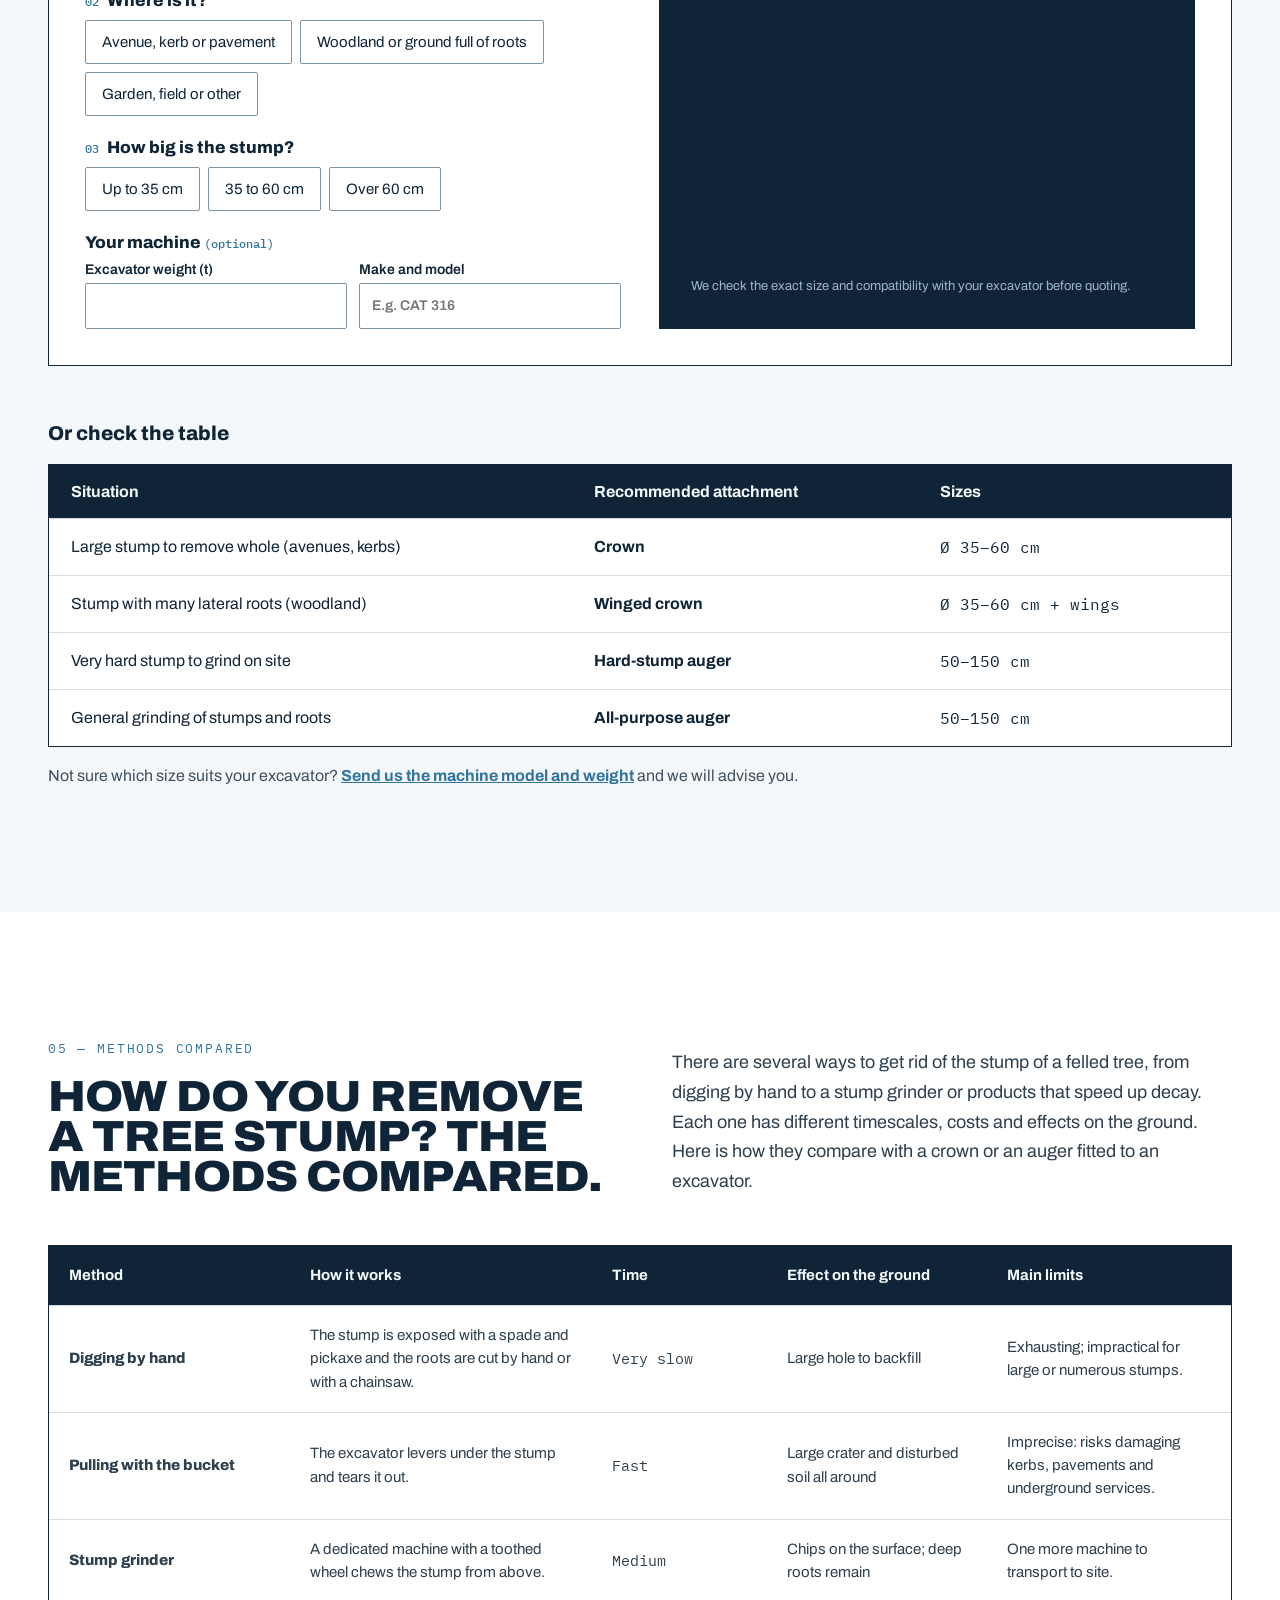
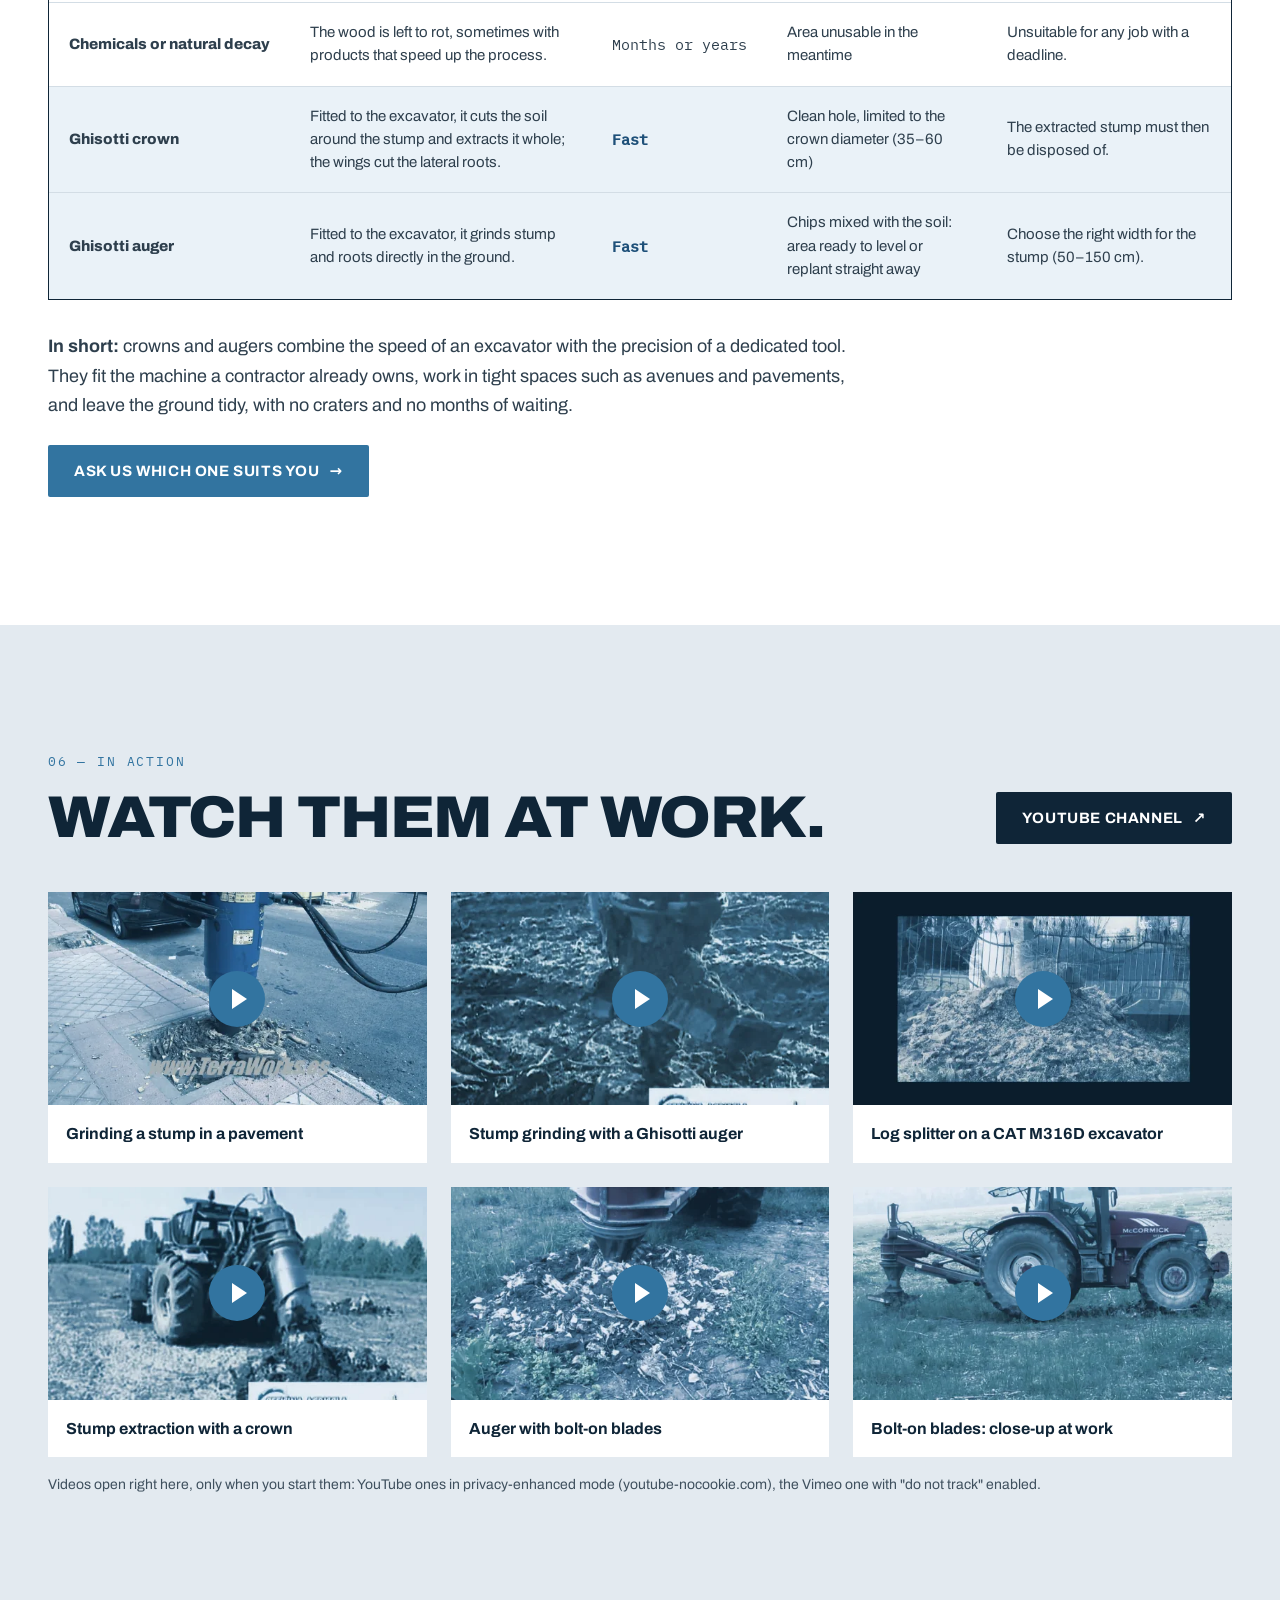
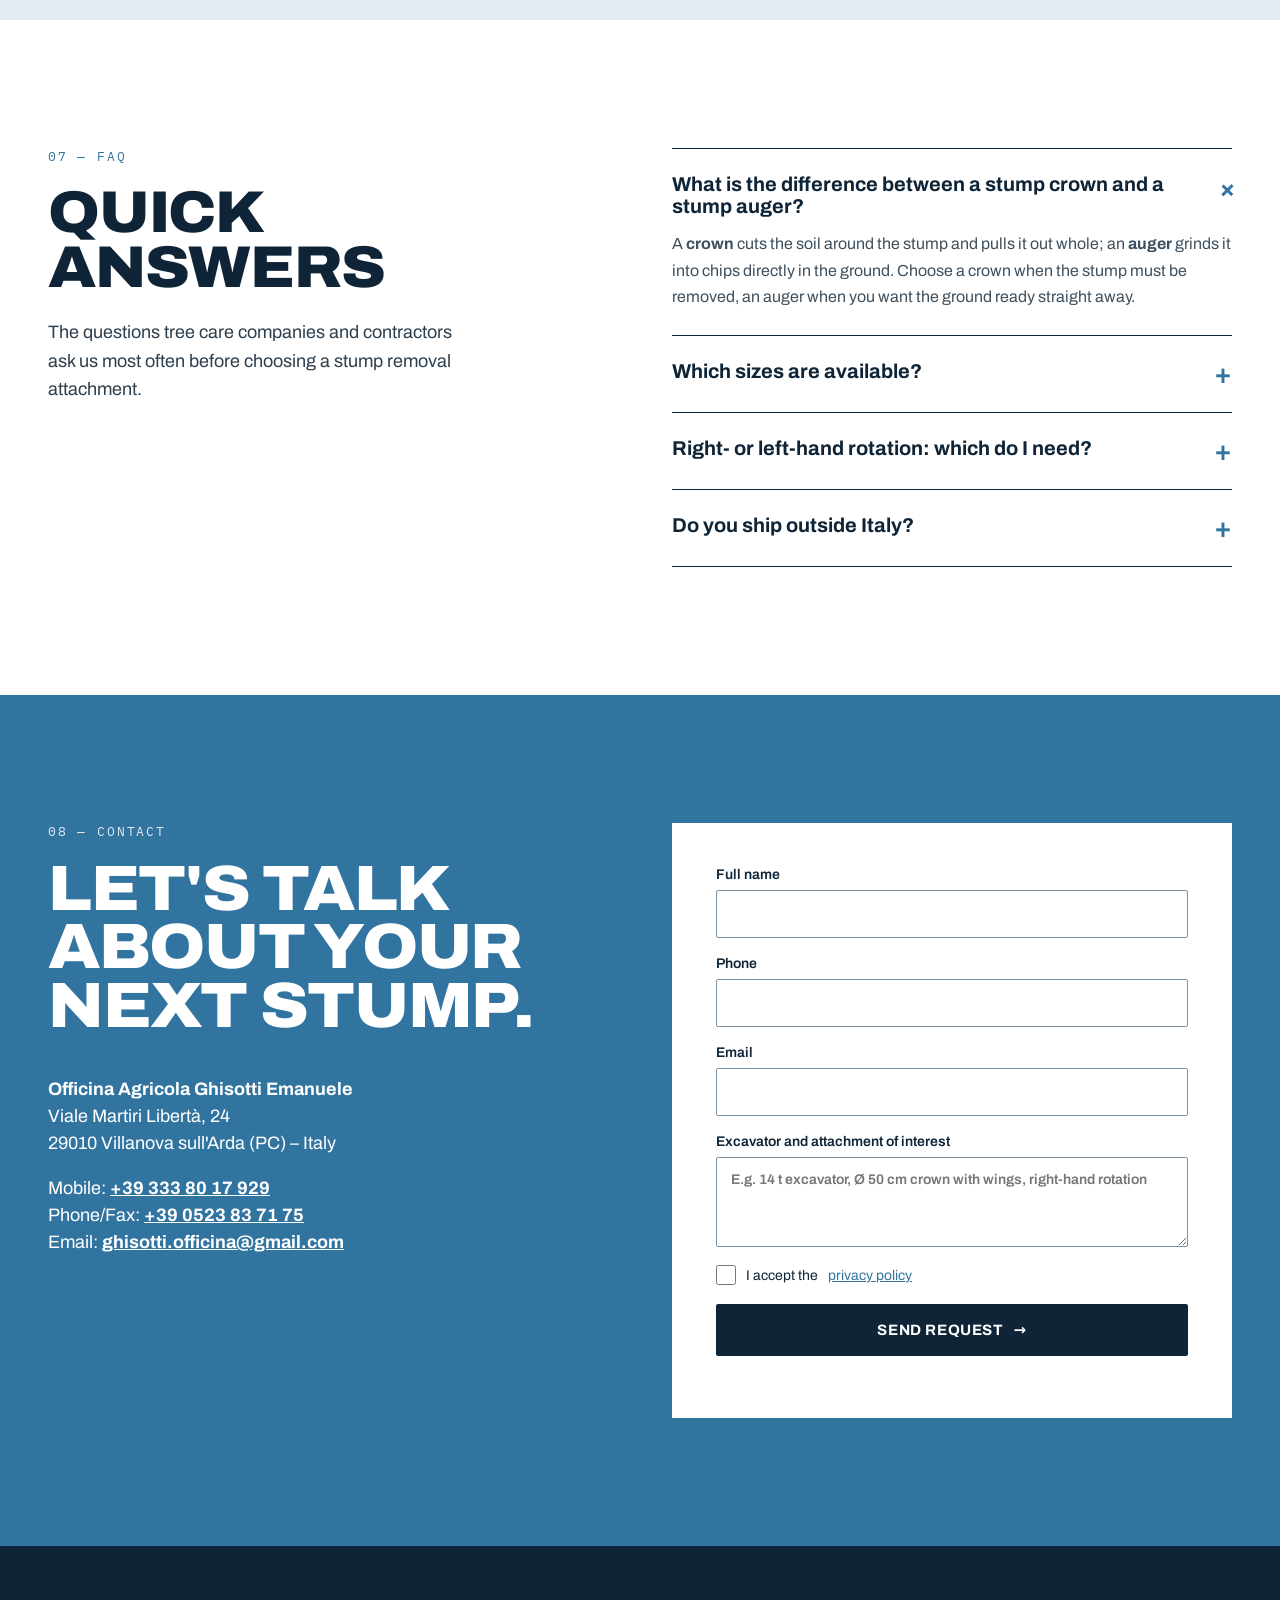
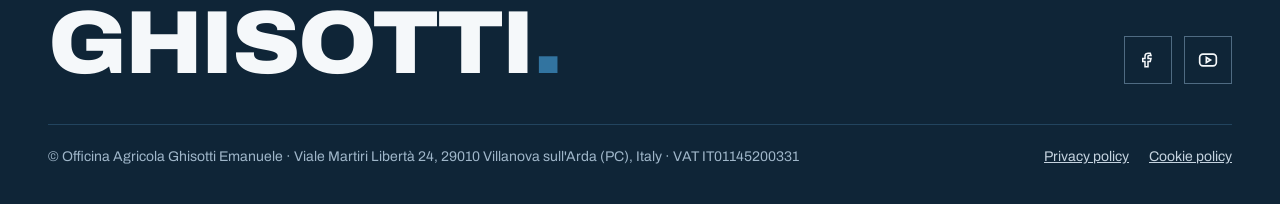
<file: en/index.html>
<!doctype html>
<html lang="en">
<head>
<meta charset="utf-8">
<meta name="viewport" content="width=device-width, initial-scale=1">
<title>Stump grinding augers &amp; stump crowns for excavators | Officina Ghisotti</title>
<meta name="description" content="Officina Agricola Ghisotti Emanuele is an Italian manufacturer of stump grinding augers (50–150 cm) and stump removal crowns (35–60 cm) with right- or left-hand rotation for excavators. Shipping across Europe and worldwide.">
<meta name="robots" content="index, follow">
<link rel="canonical" href="https://www.officinaghisotti.it/en/">
<link rel="alternate" hreflang="it" href="https://www.officinaghisotti.it/">
<link rel="alternate" hreflang="en" href="https://www.officinaghisotti.it/en/">
<link rel="alternate" hreflang="fr" href="https://www.officinaghisotti.it/fr/">
<link rel="alternate" hreflang="x-default" href="https://www.officinaghisotti.it/">
<meta property="og:type" content="website">
<meta property="og:site_name" content="Officina Agricola Ghisotti Emanuele">
<meta property="og:locale" content="en_GB">
<meta property="og:title" content="Stump grinding augers &amp; stump crowns for excavators | Officina Ghisotti">
<meta property="og:description" content="Officina Agricola Ghisotti Emanuele is an Italian manufacturer of stump grinding augers (50–150 cm) and stump removal crowns (35–60 cm) with right- or left-hand rotation for excavators. Shipping across Europe and worldwide.">
<meta property="og:url" content="https://www.officinaghisotti.it/en/">
<meta property="og:image" content="https://www.officinaghisotti.it/assets/img/og-officina-ghisotti.jpg">
<meta name="twitter:card" content="summary_large_image">
<meta name="theme-color" content="#0F2537">
<link rel="icon" type="image/png" sizes="32x32" href="/assets/img/favicon-32.png">
<link rel="apple-touch-icon" href="/assets/img/apple-touch-icon.png">
<link rel="preload" href="/assets/fonts/archivo-latin-wdth-normal.woff2" as="font" type="font/woff2" crossorigin>
<link rel="stylesheet" href="/assets/css/site.css?v=f8375469">
<script type="application/ld+json">{"@context":"https://schema.org","@graph":[{"@type":"LocalBusiness","@id":"https://www.officinaghisotti.it/#org","name":"Officina Agricola Ghisotti Emanuele","url":"https://www.officinaghisotti.it/en/","email":"ghisotti.officina@gmail.com","telephone":"+39 333 8017929","faxNumber":"+39 0523 837175","vatID":"IT01145200331","address":{"@type":"PostalAddress","streetAddress":"Viale Martiri Libertà, 24","postalCode":"29010","addressLocality":"Villanova sull'Arda","addressRegion":"PC","addressCountry":"IT"},"areaServed":["IT","EU","Worldwide"],"sameAs":["https://www.facebook.com/manuel.ghisotti","https://www.youtube.com/channel/UCeYTT8SydsbMlQ8Gb6a0rGQ"],"description":"Italian manufacturer of stump grinding augers and stump removal crowns with right- and left-hand rotation for excavators."},{"@type":"Product","name":"Ghisotti stump grinding auger","brand":{"@id":"https://www.officinaghisotti.it/#org"},"description":"Auger for grinding tree stumps and roots, 50 to 150 cm wide, right- or left-hand rotation, optional spacers to adjust the wood cut."},{"@type":"Product","name":"Ghisotti stump removal crown","brand":{"@id":"https://www.officinaghisotti.it/#org"},"description":"Crown for extracting large stumps, 35, 40, 45, 50, 55 and 60 cm diameter, right- or left-hand rotation, optional root-cutting wings."},{"@type":"FAQPage","mainEntity":[{"@type":"Question","name":"What is the difference between a stump crown and a stump auger?","acceptedAnswer":{"@type":"Answer","text":"A crown cuts around the stump and pulls it out whole; an auger grinds it into chips directly in the ground."}},{"@type":"Question","name":"Which sizes are available?","acceptedAnswer":{"@type":"Answer","text":"Crowns from 35 to 60 cm in diameter (35, 40, 45, 50, 55, 60 cm) and augers from 50 to 150 cm wide."}},{"@type":"Question","name":"Do you ship outside Italy?","acceptedAnswer":{"@type":"Answer","text":"Yes, Officina Ghisotti supplies customers in Italy and abroad."}}]}]}</script>
</head>
<body id="top">
<div style="font-family: 'Archivo', system-ui, sans-serif; color: #0F2537; background: #F5F8FA; overflow-x: hidden">

<div class="site-head" id="site-head">
<div style="background: #3274A0; color: #FFFFFF; font-size: 14px">
<div class="wrap" style="display: flex; flex-wrap: wrap; justify-content: space-between; gap: 8px; padding-top: 10px; padding-bottom: 10px">
<p style="margin: 0; font-weight: 600">Free quote: <a href="tel:+393338017929" style="color: #FFFFFF">+39 333 80 17 929</a></p>
<p class="mono" style="margin: 0; font-size: 13px">Shipping across Italy and worldwide</p>
</div>
</div>
<div class="site-nav">
<div class="wrap" style="display: flex; flex-wrap: wrap; justify-content: space-between; align-items: center; gap: 16px; padding-top: 18px; padding-bottom: 18px; border-bottom: 1px solid #22445E; position: relative; z-index: 2">
<a href="/en/" aria-label="Officina Agricola Ghisotti Emanuele, back to top" style="display: flex; align-items: center">
<img src="/assets/img/logo-officina-ghisotti.webp" width="707" height="254" loading="eager" fetchpriority="high" decoding="async" alt="Officina Agricola Ghisotti Emanuele logo" style="height: 64px; width: auto; display: block; border-radius: 2px">
</a>
<button type="button" class="menu-btn" aria-expanded="false" aria-controls="menu" aria-label="Open menu"><svg width="22" height="22" viewBox="0 0 24 24" aria-hidden="true"><path d="M3 6h18M3 12h18M3 18h18" stroke="currentColor" stroke-width="2"></path></svg></button>
<nav id="menu" class="nav" aria-label="Main menu">
<a href="#about">Company</a>
<a href="/en/crowns/">Crowns</a>
<a href="/en/augers/">Augers</a>
<a href="#video">Video</a>
<div class="lang" aria-label="Language"><a href="/" hreflang="it" lang="it">IT</a><a href="/en/" hreflang="en" aria-current="page">EN</a><a href="/fr/" hreflang="fr" lang="fr">FR</a></div>
<a href="#contact" class="btn" style="background: #3274A0; color: #FFFFFF; min-height: 44px; padding: 0 18px">Contact</a>
</nav>
</div>
</div>
</div>
<div class="head-spacer" aria-hidden="true"></div>

<header style="background: #0F2537; color: #F5F8FA; position: relative; overflow: hidden">

<div class="wrap grid2" style="padding-top: clamp(56px,9vw,120px); padding-bottom: clamp(64px,9vw,128px); position: relative; z-index: 2">
<div data-parallax="0.07">
<p class="eyebrow in6" style="color: #9FB6C9; margin-bottom: 28px"><span style="color: #3274A0">■</span>  Made in Italy · Villanova sull'Arda (Piacenza)</p>
<h1 class="display" style="font-size: clamp(44px,5.6vw,84px)">
<span class="in1" style="display: block">Augers</span>
<span class="in2" style="display: block; color: #3274A0">&amp;&nbsp;crowns</span>
<span class="in3" style="display: block; font-size: .5em; font-stretch: 100%; line-height: 1.05; margin-top: 12px; color: #E3EAF0">for stump removal with excavators</span>
</h1>
<p class="in4" style="font-size: clamp(17px,1.5vw,20px); line-height: 1.6; color: #C5D3DF; max-width: 560px; margin: 32px 0 0">We design and build stump grinding augers from <strong style="color: #FFFFFF">50 to 150 cm</strong> and stump removal crowns from <strong style="color: #FFFFFF">35 to 60 cm</strong>, with right- or left-hand rotation, to extract and grind large stumps and roots of felled trees.</p>
<div class="in5" style="display: flex; flex-wrap: wrap; gap: 14px; margin-top: 40px">
<a href="#contact" class="btn" style="background: #3274A0; color: #FFFFFF">Request a quote <span aria-hidden="true">→</span></a>
<a href="#choose" class="btn" style="border: 1.5px solid #4F6B82; color: #F5F8FA">Which attachment do I need?</a>
</div>
</div>

<div class="in6" data-parallax="0.22" style="display: flex; justify-content: center; align-items: center; position: relative; min-height: 420px">
<a class="eima-badge" href="#contact" data-until="2026-11-15" aria-label="Officina Ghisotti at EIMA International 2026, Bologna, 10 to 14 November, hall 36, stand 15/A">
<svg viewBox="0 0 200 200" aria-hidden="true">
<defs><path id="eima-arc-en" d="M100,100 m-78,0 a78,78 0 1,1 156,0 a78,78 0 1,1 -156,0"></path></defs>
<circle cx="100" cy="100" r="98" fill="#3274A0"></circle>
<circle cx="100" cy="100" r="64" fill="#0F2537"></circle>
<g class="eima-spin"><text fill="#FFFFFF" font-family="IBM Plex Mono, monospace" font-size="11.2" font-weight="500"><textPath href="#eima-arc-en" startOffset="0" textLength="486" lengthAdjust="spacingAndGlyphs">EIMA INTERNATIONAL 2026 · BOLOGNA · HALL 36 · STAND 15/A · </textPath></text></g>
<text x="100" y="78" text-anchor="middle" fill="#9FB6C9" font-family="IBM Plex Mono, monospace" font-size="8.5" letter-spacing="1.2">VISIT US AT</text>
<text x="100" y="108" text-anchor="middle" fill="#FFFFFF" font-family="Archivo, sans-serif" font-weight="850" font-size="30" letter-spacing="-.5">EIMA</text>
<text x="100" y="126" text-anchor="middle" fill="#6FB1E6" font-family="Archivo, sans-serif" font-weight="800" font-size="15" letter-spacing="1">2026</text>
<text x="100" y="143" text-anchor="middle" fill="#E3EAF0" font-family="IBM Plex Mono, monospace" font-size="9" letter-spacing="1">10–14 NOV</text>
</svg>
<span class="eima-where">Hall 36 · Stand 15/A</span>
</a>
<svg viewBox="0 0 400 520" style="width: min(100%,420px); height: auto" aria-hidden="true">
<defs>
<clipPath id="auger-en"><path d="M120 120 L280 120 L250 430 L200 500 L150 430 Z"></path></clipPath>
</defs>
<g class="spin"><circle cx="200" cy="260" r="190" fill="none" stroke="#3274A0" stroke-width="5"></circle><g fill="#E3EAF0"><path d="M188 56 L216 70 L188 84 Z"></path><path d="M188 56 L216 70 L188 84 Z" transform="rotate(51 200 260)"></path><path d="M188 56 L216 70 L188 84 Z" transform="rotate(103 200 260)"></path><path d="M188 56 L216 70 L188 84 Z" transform="rotate(154 200 260)"></path><path d="M188 56 L216 70 L188 84 Z" transform="rotate(206 200 260)"></path><path d="M188 56 L216 70 L188 84 Z" transform="rotate(257 200 260)"></path><path d="M188 56 L216 70 L188 84 Z" transform="rotate(309 200 260)"></path></g></g>
<circle cx="200" cy="260" r="140" fill="none" stroke="#22445E" stroke-width="1" stroke-dasharray="4 8"></circle>
<rect x="182" y="10" width="36" height="120" fill="#4F6B82"></rect>
<rect x="160" y="96" width="80" height="28" fill="#9FB6C9"></rect>
<g clip-path="url(#auger-en)">
<rect x="100" y="110" width="200" height="420" fill="#173248"></rect>
<g class="drill">
<path d="M100 150 L300 110 M100 214 L300 174 M100 278 L300 238 M100 342 L300 302 M100 406 L300 366 M100 470 L300 430 M100 534 L300 494 M100 598 L300 558" stroke="#3274A0" stroke-width="20"></path>
</g>
<rect x="192" y="110" width="16" height="400" fill="#0F2537" opacity=".6"></rect>
</g>
<g class="mono" font-size="11" fill="#9FB6C9" letter-spacing="1.5">
<line x1="110" y1="80" x2="290" y2="80" stroke="#4F6B82"></line>
<text x="200" y="70" text-anchor="middle">50 — 150 CM</text>
<text x="300" y="300">ROT. R / L</text>
</g>
</svg>
</div>
</div>

<div style="border-top: 1px solid #22445E; padding: 22px 0; overflow: hidden; position: relative; z-index: 2" aria-hidden="true">
<div class="marq display" style="font-size: 28px; gap: 48px; color: #4F6B82; white-space: nowrap">
<span>Ø 35 cm</span><span style="color: #3274A0">✕</span><span>Ø 40 cm</span><span style="color: #3274A0">✕</span><span>Ø 45 cm</span><span style="color: #3274A0">✕</span><span>Ø 50 cm</span><span style="color: #3274A0">✕</span><span>Ø 55 cm</span><span style="color: #3274A0">✕</span><span>Ø 60 cm</span><span style="color: #3274A0">✕</span><span>Augers 50–150 cm</span><span style="color: #3274A0">✕</span><span>Right- and left-hand rotation</span><span style="color: #3274A0">✕</span>
<span>Ø 35 cm</span><span style="color: #3274A0">✕</span><span>Ø 40 cm</span><span style="color: #3274A0">✕</span><span>Ø 45 cm</span><span style="color: #3274A0">✕</span><span>Ø 50 cm</span><span style="color: #3274A0">✕</span><span>Ø 55 cm</span><span style="color: #3274A0">✕</span><span>Ø 60 cm</span><span style="color: #3274A0">✕</span><span>Augers 50–150 cm</span><span style="color: #3274A0">✕</span><span>Right- and left-hand rotation</span><span style="color: #3274A0">✕</span>
</div>
</div>
</header>

<main>

<section id="about" class="wrap" style="padding-top: clamp(80px,10vw,140px); padding-bottom: clamp(64px,8vw,112px)">
<div class="grid2" style="align-items: start">
<div class="rv">
<p class="eyebrow" style="color: #3274A0">01 — The company</p>
<h2 class="display rvx" style="font-size: clamp(32px,4.2vw,58px); margin-top: 20px">Stump removal attachments built by hand, proven in the field.</h2>
</div>
<div class="rv" style="font-size: 18px; line-height: 1.7; color: #2E3F4D">
<p style="margin-top: 0"><strong>Officina Agricola Ghisotti Emanuele</strong> is a specialist manufacturer of <strong>crowns and augers for extracting and grinding tree stumps and roots</strong> after felling. Years of experience in the sector go into every single piece.</p>
<p>We build our products with meticulous care for customers in Italy and abroad: landscaping and tree care companies, avenue maintenance contractors, forestry businesses and agricultural contractors looking for a reliable attachment for every job.</p>
<p style="margin-bottom: 0">We keep improving our equipment, looking for new solutions and training our technical staff: that is why our most demanding customers keep coming back.</p>
</div>
</div>

<div class="grid3" style="margin-top: 72px">
<article class="card rv" style="background: #FFFFFF; padding: 36px; border-top: 4px solid #0F2537">
<p class="mono" style="font-size: 13px; color: #4F6B82; margin: 0">A</p>
<h3 style="font-size: 24px; margin: 24px 0 12px; font-weight: 800">Build quality</h3>
<p style="margin: 0; line-height: 1.6; color: #3F505E">Carefully finished welds, blades and cutting edges to work on hard stumps without machine downtime.</p>
</article>
<article class="card rv" style="background: #FFFFFF; padding: 36px; border-top: 4px solid #3274A0">
<p class="mono" style="font-size: 13px; color: #4F6B82; margin: 0">B</p>
<h3 style="font-size: 24px; margin: 24px 0 12px; font-weight: 800">Right- and left-hand rotation</h3>
<p style="margin: 0; line-height: 1.6; color: #3F505E">Every crown and auger comes in both directions of rotation, to match the hydraulic motor on your excavator.</p>
</article>
<article class="card rv" style="background: #FFFFFF; padding: 36px; border-top: 4px solid #0F2537">
<p class="mono" style="font-size: 13px; color: #4F6B82; margin: 0">C</p>
<h3 style="font-size: 24px; margin: 24px 0 12px; font-weight: 800">Italy and worldwide</h3>
<p style="margin: 0; line-height: 1.6; color: #3F505E">We ship our attachments to customers across Italy and abroad, with direct support from our workshop.</p>
</article>
</div>
</section>

<section id="crowns" style="background: #FFFFFF; padding: clamp(80px,10vw,140px) 0">
<div class="wrap">
<div style="display: flex; flex-wrap: wrap; justify-content: space-between; align-items: end; gap: 24px">
<div class="rv">
<p class="eyebrow" style="color: #3274A0">02 — Stump removal crowns</p>
<h2 class="display rvx" data-parallax-x="0.10" style="font-size: clamp(48px,7vw,104px); margin-top: 20px">Crowns</h2>
</div>
<p class="rv" style="max-width: 460px; font-size: 18px; line-height: 1.6; color: #2E3F4D; margin: 0">Crowns cut the soil around the stump and pull it out whole. Available with right- or left-hand rotation and, on request, with root-cutting wings.</p>
</div>

<div class="rv" style="margin-top: 48px; display: flex; flex-wrap: wrap; gap: 10px" role="list" aria-label="Available diameters">
<span role="listitem" class="mono" style="padding: 12px 20px; border: 1.5px solid #0F2537; font-size: 15px">Ø 35 cm</span>
<span role="listitem" class="mono" style="padding: 12px 20px; border: 1.5px solid #0F2537; font-size: 15px">Ø 40 cm</span>
<span role="listitem" class="mono" style="padding: 12px 20px; border: 1.5px solid #0F2537; font-size: 15px">Ø 45 cm</span>
<span role="listitem" class="mono" style="padding: 12px 20px; border: 1.5px solid #0F2537; font-size: 15px">Ø 50 cm</span>
<span role="listitem" class="mono" style="padding: 12px 20px; border: 1.5px solid #0F2537; font-size: 15px">Ø 55 cm</span>
<span role="listitem" class="mono" style="padding: 12px 20px; border: 1.5px solid #0F2537; font-size: 15px">Ø 60 cm</span>
<span role="listitem" class="mono" style="padding: 12px 20px; background: #3274A0; color: #FFFFFF; font-size: 15px">+ optional wings</span>
</div>

<div class="grid2" style="margin-top: 48px; align-items: stretch">
<article class="card rv" style="background: #F5F8FA; display: flex; flex-direction: column">
<div style="aspect-ratio: 16/10; background: #E3EAF0; display: flex; align-items: center; justify-content: center; padding: clamp(20px,3vw,40px); overflow: hidden">
<img class="pimg" data-parallax="0.05" data-parallax-prop="translate" src="/assets/img/corona-ceppi-grossi-blu.webp" width="846" height="625" loading="lazy" decoding="async" alt="Ghisotti stump removal crown for large stumps" style="max-width: 100%; max-height: 100%; width: auto; height: auto; display: block; object-fit: contain">
</div>
<div style="padding: 32px; flex: 1">
<h3 style="font-size: 26px; font-weight: 800; margin: 0 0 12px">Crown for very large stumps</h3>
<p style="margin: 0; line-height: 1.65; color: #3F505E">Designed to remove very large stumps, such as those along the <strong>kerbs of tree-lined avenues</strong>, where a clean cut and a tidy extraction are essential.</p>
</div>
</article>
<article class="card rv" style="background: #F5F8FA; display: flex; flex-direction: column">
<div style="aspect-ratio: 16/10; background: #E3EAF0; display: flex; align-items: center; justify-content: center; padding: clamp(20px,3vw,40px); overflow: hidden">
<img class="pimg" data-parallax="0.05" data-parallax-prop="translate" src="/assets/img/corona-con-ali-blu.webp" width="1033" height="501" loading="lazy" decoding="async" alt="Ghisotti stump removal crown with root-cutting wings" style="max-width: 100%; max-height: 100%; width: auto; height: auto; display: block; object-fit: contain">
</div>
<div style="padding: 32px; flex: 1">
<h3 style="font-size: 26px; font-weight: 800; margin: 0 0 12px">Crown with root-cutting wings</h3>
<p style="margin: 0; line-height: 1.65; color: #3F505E">Ideal for <strong>stumps in woodland</strong>: the side wings cut through the roots as the crown turns, reducing strain on the excavator and speeding up extraction.</p>
</div>
</article>
</div>
<p class="rv" style="margin: 40px 0 0"><a class="btn" href="/en/crowns/" style="border: 1.5px solid #0F2537; color: #0F2537">Everything about the crowns: sizes, versions and FAQ <span aria-hidden="true">→</span></a></p>
</div>
</section>

<section id="augers" style="background: #0F2537; color: #F5F8FA; padding: clamp(80px,10vw,140px) 0; position: relative; overflow: hidden">
<svg class="deco-ring" data-parallax="0.18" viewBox="0 0 400 400" aria-hidden="true" style="right: -140px; top: 40px; width: 560px; height: 560px; opacity: .22"><circle cx="200" cy="200" r="180" fill="none" stroke="#3274A0" stroke-width="6"></circle><g fill="#9FB6C9"><path d="M188 6 L216 20 L188 34 Z" transform="rotate(0 200 200)"></path><path d="M188 6 L216 20 L188 34 Z" transform="rotate(51 200 200)"></path><path d="M188 6 L216 20 L188 34 Z" transform="rotate(103 200 200)"></path><path d="M188 6 L216 20 L188 34 Z" transform="rotate(154 200 200)"></path><path d="M188 6 L216 20 L188 34 Z" transform="rotate(206 200 200)"></path><path d="M188 6 L216 20 L188 34 Z" transform="rotate(257 200 200)"></path><path d="M188 6 L216 20 L188 34 Z" transform="rotate(309 200 200)"></path></g></svg>
<div class="wrap" style="position: relative">
<div style="display: flex; flex-wrap: wrap; justify-content: space-between; align-items: end; gap: 24px">
<div class="rv">
<p class="eyebrow" style="color: #3274A0">03 — Stump grinding augers</p>
<h2 class="display rvx" data-parallax-x="0.10" style="font-size: clamp(48px,7vw,104px); margin-top: 20px">Augers</h2>
</div>
<p class="rv" style="max-width: 460px; font-size: 18px; line-height: 1.6; color: #C5D3DF; margin: 0">Augers grind the stump and roots directly in the ground, reducing them to chips. Widths from 50 to 150 cm, right- or left-hand rotation, replaceable bolt-on blades.</p>
</div>

<div class="rv" style="margin-top: 56px">
<div style="display: flex; justify-content: space-between" class="mono"><span style="font-size: 13px; color: #9FB6C9">50 cm</span><span style="font-size: 13px; color: #9FB6C9">100 cm</span><span style="font-size: 13px; color: #9FB6C9">150 cm</span></div>
<div style="height: 10px; background: #22445E; margin-top: 10px; position: relative"><div class="bar" style="position: absolute; inset: 0 0 0 0; background: #3274A0"></div></div>
<p class="mono" style="font-size: 13px; color: #9FB6C9; margin: 10px 0 0">Available working widths</p>
</div>

<div class="grid2" style="margin-top: 56px; align-items: stretch">
<article class="card rv" style="background: #132C40; display: flex; flex-direction: column; border: 1px solid #22445E">
<div style="aspect-ratio: 16/10; background: #E3EAF0; display: flex; align-items: center; justify-content: center; padding: clamp(20px,3vw,40px); overflow: hidden">
<img class="pimg" data-parallax="0.05" data-parallax-prop="translate" src="/assets/img/trivella-ceppi-duri-blu.webp" width="332" height="712" loading="lazy" decoding="async" alt="Ghisotti stump grinding auger for very hard stumps" style="max-width: 100%; max-height: 100%; width: auto; height: auto; display: block; object-fit: contain">
</div>
<div style="padding: 32px; flex: 1">
<h3 style="font-size: 26px; font-weight: 800; margin: 0 0 12px">Auger for very hard stumps</h3>
<p style="margin: 0; line-height: 1.65; color: #C5D3DF">Especially suited to grinding hard, compact stumps such as those along <strong style="color: #FFFFFF">avenue kerbs</strong>. If needed, a pair of spacers can be fitted to adjust the wood cut.</p>
</div>
</article>
<article class="card rv" style="background: #132C40; display: flex; flex-direction: column; border: 1px solid #22445E">
<div style="aspect-ratio: 16/10; background: #E3EAF0; display: flex; align-items: center; justify-content: center; padding: clamp(20px,3vw,40px); overflow: hidden">
<img class="pimg" data-parallax="0.05" data-parallax-prop="translate" src="/assets/img/trivella-universale-blu.webp" width="954" height="572" loading="lazy" decoding="async" alt="Ghisotti all-purpose stump grinding auger" style="max-width: 100%; max-height: 100%; width: auto; height: auto; display: block; object-fit: contain">
</div>
<div style="padding: 32px; flex: 1">
<h3 style="font-size: 26px; font-weight: 800; margin: 0 0 12px">All-purpose auger</h3>
<p style="margin: 0; line-height: 1.65; color: #C5D3DF">Suitable for grinding <strong style="color: #FFFFFF">all types of stumps</strong>, with the option of fitting a pair of spacers to adjust the wood cut to the species and hardness.</p>
</div>
</article>
</div>
<p class="rv" style="margin: 40px 0 0"><a class="btn" href="/en/augers/" style="border: 1.5px solid #4F6B82; color: #FFFFFF">Everything about the augers: sizes, versions and FAQ <span aria-hidden="true">→</span></a></p>
</div>
</section>

<section id="choose" class="wrap" style="padding-top: clamp(80px,10vw,140px); padding-bottom: clamp(80px,10vw,140px)">
<p class="eyebrow rv" style="color: #3274A0">04 — Quick guide</p>
<h2 class="display rvx" style="font-size: clamp(36px,4.6vw,64px); margin-top: 20px; max-width: 900px">Crown or auger? Choose by the job.</h2>
<p class="rv" style="margin: 24px 0 0; max-width: 760px; font-size: 18px; line-height: 1.6; color: #2E3F4D">Answer three questions: we will tell you which attachment suits you and prepare your quote request with your details.</p>
<form class="finder rv" style="margin-top: 36px" aria-label="Our recommendation" data-l-advice="Selector recommendation" data-l-goal="Goal" data-l-place="Location" data-l-size="Stump size" data-l-tons="Excavator weight" data-l-model="Model">
<div>
<fieldset><legend><span>01</span>What do you want to do with the stump?</legend><div class="opts"><label class="opt"><input type="radio" name="f-goal" value="extract"><span>Pull it out whole</span></label><label class="opt"><input type="radio" name="f-goal" value="grind"><span>Grind it on site</span></label><label class="opt"><input type="radio" name="f-goal" value="unsure"><span>Not sure</span></label></div></fieldset>
<fieldset><legend><span>02</span>Where is it?</legend><div class="opts"><label class="opt"><input type="radio" name="f-place" value="city"><span>Avenue, kerb or pavement</span></label><label class="opt"><input type="radio" name="f-place" value="wood"><span>Woodland or ground full of roots</span></label><label class="opt"><input type="radio" name="f-place" value="other"><span>Garden, field or other</span></label></div></fieldset>
<fieldset><legend><span>03</span>How big is the stump?</legend><div class="opts"><label class="opt"><input type="radio" name="f-size" value="small"><span>Up to 35 cm</span></label><label class="opt"><input type="radio" name="f-size" value="mid"><span>35 to 60 cm</span></label><label class="opt"><input type="radio" name="f-size" value="big"><span>Over 60 cm</span></label></div></fieldset>
<fieldset style="margin-bottom: 0"><legend>Your machine <span>(optional)</span></legend><div class="mach"><label>Excavator weight (t)<input type="number" name="f-tons" min="1" max="120" step="0.5" inputmode="decimal"></label><label>Make and model<input type="text" name="f-model" placeholder="E.g. CAT 316" autocomplete="off"></label></div></fieldset>
</div>
<div class="finder-out" aria-live="polite">
<div data-result="none"><p class="tag" style="margin: 0">Our recommendation</p><p style="margin-top: 12px; font-size: 18px">Answer the three questions to see our recommendation.</p></div>
<div data-result="crown" hidden><p class="tag" style="margin: 0">Our recommendation</p><h3>Stump removal crown</h3><p>Cuts the soil around the stump and pulls it out whole, leaving a clean hole: ideal where precision matters, such as along avenues and kerbs.</p><p class="mono" style="font-size: 14px; color: #9FB6C9">Diameters from 35 to 60 cm, right- or left-hand rotation.</p><p><a class="more" href="/en/crowns/">Discover the crowns →</a></p></div>
<div data-result="crown-wings" hidden><p class="tag" style="margin: 0">Our recommendation</p><h3>Crown with root-cutting wings</h3><p>The side wings cut through the roots as the crown turns: the choice for stumps in woodland and root-filled ground.</p><p class="mono" style="font-size: 14px; color: #9FB6C9">Diameters from 35 to 60 cm plus wings, right- or left-hand rotation.</p><p><a class="more" href="/en/crowns/">Discover the crowns →</a></p></div>
<div data-result="auger-hard" hidden><p class="tag" style="margin: 0">Our recommendation</p><h3>Auger for very hard stumps</h3><p>Grinds stump and roots directly in the ground, even when the wood is hard and compact as along avenue kerbs.</p><p class="mono" style="font-size: 14px; color: #9FB6C9">Widths from 50 to 150 cm, spacers to adjust the cut.</p><p><a class="more" href="/en/augers/">Discover the augers →</a></p></div>
<div data-result="auger" hidden><p class="tag" style="margin: 0">Our recommendation</p><h3>All-purpose auger</h3><p>Reduces any kind of stump to chips and leaves the ground ready to level or replant straight away.</p><p class="mono" style="font-size: 14px; color: #9FB6C9">Widths from 50 to 150 cm, spacers to adjust the cut.</p><p><a class="more" href="/en/augers/">Discover the augers →</a></p></div>
<p data-note="big" hidden style="border-top: 1px solid #22445E; padding-top: 12px; font-size: 15px">Crowns go up to 60 cm in diameter: for larger stumps an auger is usually the right choice. Let us check your case together.</p>
<div style="margin-top: auto; display: flex; flex-direction: column; gap: 12px">
<a href="#contact" class="btn" data-finder-quote hidden style="background: #3274A0; color: #FFFFFF; justify-content: center">Request a quote with these details <span aria-hidden="true">→</span></a>
<p style="font-size: 13px; color: #9FB6C9">We check the exact size and compatibility with your excavator before quoting.</p>
</div>
</div>
</form>
<h3 class="rv" style="margin: 56px 0 0; font-size: 20px; font-weight: 800">Or check the table</h3>
<div class="rv" style="margin-top: 20px; overflow-x: auto; border: 1.5px solid #0F2537">
<table style="width: 100%; min-width: 680px; border-collapse: collapse; font-size: 16px; background: #FFFFFF">
<thead>
<tr style="background: #0F2537; color: #F5F8FA; text-align: left">
<th scope="col" style="padding: 18px 22px; font-weight: 700">Situation</th>
<th scope="col" style="padding: 18px 22px; font-weight: 700">Recommended attachment</th>
<th scope="col" style="padding: 18px 22px; font-weight: 700">Sizes</th>
</tr>
</thead>
<tbody>
<tr style="border-top: 1px solid #D3DDE5"><td style="padding: 18px 22px">Large stump to remove whole (avenues, kerbs)</td><td style="padding: 18px 22px; font-weight: 700">Crown</td><td class="mono" style="padding: 18px 22px">Ø 35–60 cm</td></tr>
<tr style="border-top: 1px solid #D3DDE5"><td style="padding: 18px 22px">Stump with many lateral roots (woodland)</td><td style="padding: 18px 22px; font-weight: 700">Winged crown</td><td class="mono" style="padding: 18px 22px">Ø 35–60 cm + wings</td></tr>
<tr style="border-top: 1px solid #D3DDE5"><td style="padding: 18px 22px">Very hard stump to grind on site</td><td style="padding: 18px 22px; font-weight: 700">Hard-stump auger</td><td class="mono" style="padding: 18px 22px">50–150 cm</td></tr>
<tr style="border-top: 1px solid #D3DDE5"><td style="padding: 18px 22px">General grinding of stumps and roots</td><td style="padding: 18px 22px; font-weight: 700">All-purpose auger</td><td class="mono" style="padding: 18px 22px">50–150 cm</td></tr>
</tbody>
</table>
</div>
<p class="rv" style="margin: 20px 0 0; color: #3F505E">Not sure which size suits your excavator? <a href="#contact" style="font-weight: 700">Send us the machine model and weight</a> and we will advise you.</p>
</section>

<section id="methods" style="background: #FFFFFF; padding: clamp(80px,10vw,140px) 0">
<div class="wrap">
<div class="grid2" style="align-items: end">
<div class="rv">
<p class="eyebrow" style="color: #3274A0">05 — Methods compared</p>
<h2 class="display rvx" style="font-size: clamp(30px,3.4vw,48px); margin-top: 20px; hyphens: manual">How do you remove a tree stump? The methods compared.</h2>
</div>
<p class="rv" style="font-size: 18px; line-height: 1.65; color: #2E3F4D; margin: 0">There are several ways to get rid of the stump of a felled tree, from digging by hand to a stump grinder or products that speed up decay. Each one has different timescales, costs and effects on the ground. Here is how they compare with a crown or an auger fitted to an excavator.</p>
</div>
<div class="rv cmp-wrap" style="margin-top: 48px; overflow-x: auto; border: 1.5px solid #0F2537">
<table class="cmp" style="width: 100%; border-collapse: collapse; font-size: 15px; line-height: 1.55; background: #FFFFFF; color: #2E3F4D">
<thead>
<tr style="background: #0F2537; color: #F5F8FA; text-align: left"><th scope="col" style="padding: 18px 20px; font-weight: 700">Method</th><th scope="col" style="padding: 18px 20px; font-weight: 700">How it works</th><th scope="col" style="padding: 18px 20px; font-weight: 700">Time</th><th scope="col" style="padding: 18px 20px; font-weight: 700">Effect on the ground</th><th scope="col" style="padding: 18px 20px; font-weight: 700">Main limits</th></tr>
</thead>
<tbody>
<tr style="border-top: 1px solid #D3DDE5"><th scope="row" style="padding: 18px 20px; text-align: left; font-weight: 800; white-space: nowrap">Digging by hand</th><td data-label="How it works" style="padding: 18px 20px">The stump is exposed with a spade and pickaxe and the roots are cut by hand or with a chainsaw.</td><td data-label="Time" class="mono" style="padding: 18px 20px; white-space: nowrap">Very slow</td><td data-label="Effect on the ground" style="padding: 18px 20px">Large hole to backfill</td><td data-label="Main limits" style="padding: 18px 20px">Exhausting; impractical for large or numerous stumps.</td></tr>
<tr style="border-top: 1px solid #D3DDE5"><th scope="row" style="padding: 18px 20px; text-align: left; font-weight: 800; white-space: nowrap">Pulling with the bucket</th><td data-label="How it works" style="padding: 18px 20px">The excavator levers under the stump and tears it out.</td><td data-label="Time" class="mono" style="padding: 18px 20px; white-space: nowrap">Fast</td><td data-label="Effect on the ground" style="padding: 18px 20px">Large crater and disturbed soil all around</td><td data-label="Main limits" style="padding: 18px 20px">Imprecise: risks damaging kerbs, pavements and underground services.</td></tr>
<tr style="border-top: 1px solid #D3DDE5"><th scope="row" style="padding: 18px 20px; text-align: left; font-weight: 800; white-space: nowrap">Stump grinder</th><td data-label="How it works" style="padding: 18px 20px">A dedicated machine with a toothed wheel chews the stump from above.</td><td data-label="Time" class="mono" style="padding: 18px 20px; white-space: nowrap">Medium</td><td data-label="Effect on the ground" style="padding: 18px 20px">Chips on the surface; deep roots remain</td><td data-label="Main limits" style="padding: 18px 20px">One more machine to transport to site.</td></tr>
<tr style="border-top: 1px solid #D3DDE5"><th scope="row" style="padding: 18px 20px; text-align: left; font-weight: 800; white-space: nowrap">Chemicals or natural decay</th><td data-label="How it works" style="padding: 18px 20px">The wood is left to rot, sometimes with products that speed up the process.</td><td data-label="Time" class="mono" style="padding: 18px 20px; white-space: nowrap">Months or years</td><td data-label="Effect on the ground" style="padding: 18px 20px">Area unusable in the meantime</td><td data-label="Main limits" style="padding: 18px 20px">Unsuitable for any job with a deadline.</td></tr>
<tr style="background: #EAF2F8; border-top: 1px solid #D3DDE5"><th scope="row" style="padding: 18px 20px; text-align: left; font-weight: 800; white-space: nowrap">Ghisotti crown</th><td data-label="How it works" style="padding: 18px 20px">Fitted to the excavator, it cuts the soil around the stump and extracts it whole; the wings cut the lateral roots.</td><td data-label="Time" class="mono" style="padding: 18px 20px; font-weight: 700; color: #1E5079; white-space: nowrap">Fast</td><td data-label="Effect on the ground" style="padding: 18px 20px">Clean hole, limited to the crown diameter (35–60 cm)</td><td data-label="Main limits" style="padding: 18px 20px">The extracted stump must then be disposed of.</td></tr>
<tr style="background: #EAF2F8; border-top: 1px solid #D3DDE5"><th scope="row" style="padding: 18px 20px; text-align: left; font-weight: 800; white-space: nowrap">Ghisotti auger</th><td data-label="How it works" style="padding: 18px 20px">Fitted to the excavator, it grinds stump and roots directly in the ground.</td><td data-label="Time" class="mono" style="padding: 18px 20px; font-weight: 700; color: #1E5079; white-space: nowrap">Fast</td><td data-label="Effect on the ground" style="padding: 18px 20px">Chips mixed with the soil: area ready to level or replant straight away</td><td data-label="Main limits" style="padding: 18px 20px">Choose the right width for the stump (50–150 cm).</td></tr>
</tbody>
</table>
</div>
<div class="rv" style="margin-top: 32px; display: flex; flex-wrap: wrap; gap: 24px 48px; align-items: center; justify-content: space-between">
<p style="margin: 0; max-width: 820px; font-size: 18px; line-height: 1.65; color: #2E3F4D"><strong>In short:</strong> crowns and augers combine the speed of an excavator with the precision of a dedicated tool. They fit the machine a contractor already owns, work in tight spaces such as avenues and pavements, and leave the ground tidy, with no craters and no months of waiting.</p>
<a href="#contact" class="btn" style="background: #3274A0; color: #FFFFFF">Ask us which one suits you <span aria-hidden="true">→</span></a>
</div>
</div>
</section>

<section id="video" style="background: #E3EAF0; padding: clamp(80px,10vw,140px) 0">
<div class="wrap">
<div style="display: flex; flex-wrap: wrap; justify-content: space-between; align-items: end; gap: 24px">
<div class="rv">
<p class="eyebrow" style="color: #3274A0">06 — In action</p>
<h2 class="display rvx" style="font-size: clamp(36px,4.6vw,64px); margin-top: 20px">Watch them at work.</h2>
</div>
<a class="btn rv" href="https://www.youtube.com/channel/UCeYTT8SydsbMlQ8Gb6a0rGQ" style="background: #0F2537; color: #FFFFFF">YouTube channel <span aria-hidden="true">↗</span></a>
</div>
<div class="grid3" style="margin-top: 48px">
<a class="card rv" data-vimeo="190219845" href="https://vimeo.com/190219845" style="text-decoration: none; color: #0F2537; background: #FFFFFF; display: block">
<div style="aspect-ratio: 16/9; background: #173248; position: relative; overflow: hidden; display: flex; align-items: center; justify-content: center"><img src="/assets/img/video-macinatura-vimeo.webp" width="549" height="304" loading="lazy" decoding="async" alt="" style="position: absolute; inset: 0; width: 100%; height: 100%; object-fit: cover"><svg width="56" height="56" viewBox="0 0 56 56" aria-hidden="true" style="position: relative"><circle cx="28" cy="28" r="28" fill="#3274A0"></circle><path d="M23 18 L38 28 L23 38 Z" fill="#FFFFFF"></path></svg></div>
<p style="padding: 18px; margin: 0; font-weight: 700; line-height: 1.35">Grinding a stump in a pavement</p>
</a>
<a class="card rv" data-yt="yg7fBFb25rY" href="https://www.youtube.com/watch?v=yg7fBFb25rY" style="text-decoration: none; color: #0F2537; background: #FFFFFF; display: block">
<div style="aspect-ratio: 16/9; background: #0F2537; position: relative; overflow: hidden; display: flex; align-items: center; justify-content: center"><img src="/assets/img/video-macinatura-ceppi.webp" width="549" height="304" loading="lazy" decoding="async" alt="" style="position: absolute; inset: 0; width: 100%; height: 100%; object-fit: cover"><svg width="56" height="56" viewBox="0 0 56 56" aria-hidden="true" style="position: relative"><circle cx="28" cy="28" r="28" fill="#3274A0"></circle><path d="M23 18 L38 28 L23 38 Z" fill="#FFFFFF"></path></svg></div>
<p style="padding: 18px; margin: 0; font-weight: 700; line-height: 1.35">Stump grinding with a Ghisotti auger</p>
</a>
<a class="card rv" data-yt="iH7c8ZSQzxo" href="https://www.youtube.com/watch?v=iH7c8ZSQzxo" style="text-decoration: none; color: #0F2537; background: #FFFFFF; display: block">
<div style="aspect-ratio: 16/9; background: #173248; position: relative; overflow: hidden; display: flex; align-items: center; justify-content: center"><img src="/assets/img/video-spaccaceppi-ghedini.webp" width="548" height="304" loading="lazy" decoding="async" alt="" style="position: absolute; inset: 0; width: 100%; height: 100%; object-fit: cover"><svg width="56" height="56" viewBox="0 0 56 56" aria-hidden="true" style="position: relative"><circle cx="28" cy="28" r="28" fill="#3274A0"></circle><path d="M23 18 L38 28 L23 38 Z" fill="#FFFFFF"></path></svg></div>
<p style="padding: 18px; margin: 0; font-weight: 700; line-height: 1.35">Log splitter on a CAT M316D excavator</p>
</a>
<a class="card rv" data-yt="omay3ggQcSo" href="https://www.youtube.com/watch?v=omay3ggQcSo" style="text-decoration: none; color: #0F2537; background: #FFFFFF; display: block">
<div style="aspect-ratio: 16/9; background: #0F2537; position: relative; overflow: hidden; display: flex; align-items: center; justify-content: center"><img src="/assets/img/video-levatura-ceppi.webp" width="549" height="305" loading="lazy" decoding="async" alt="" style="position: absolute; inset: 0; width: 100%; height: 100%; object-fit: cover"><svg width="56" height="56" viewBox="0 0 56 56" aria-hidden="true" style="position: relative"><circle cx="28" cy="28" r="28" fill="#3274A0"></circle><path d="M23 18 L38 28 L23 38 Z" fill="#FFFFFF"></path></svg></div>
<p style="padding: 18px; margin: 0; font-weight: 700; line-height: 1.35">Stump extraction with a crown</p>
</a>
<a class="card rv" data-yt="FBsfpej0XLs" href="https://www.youtube.com/watch?v=FBsfpej0XLs" style="text-decoration: none; color: #0F2537; background: #FFFFFF; display: block">
<div style="aspect-ratio: 16/9; background: #173248; position: relative; overflow: hidden; display: flex; align-items: center; justify-content: center"><img src="/assets/img/video-trivella-lame-avvitate-1.webp" width="549" height="305" loading="lazy" decoding="async" alt="" style="position: absolute; inset: 0; width: 100%; height: 100%; object-fit: cover"><svg width="56" height="56" viewBox="0 0 56 56" aria-hidden="true" style="position: relative"><circle cx="28" cy="28" r="28" fill="#3274A0"></circle><path d="M23 18 L38 28 L23 38 Z" fill="#FFFFFF"></path></svg></div>
<p style="padding: 18px; margin: 0; font-weight: 700; line-height: 1.35">Auger with bolt-on blades</p>
</a>
<a class="card rv" data-yt="N4jRROIOsd8" href="https://www.youtube.com/watch?v=N4jRROIOsd8" style="text-decoration: none; color: #0F2537; background: #FFFFFF; display: block">
<div style="aspect-ratio: 16/9; background: #0F2537; position: relative; overflow: hidden; display: flex; align-items: center; justify-content: center"><img src="/assets/img/video-trivella-lame-avvitate-2.webp" width="549" height="305" loading="lazy" decoding="async" alt="" style="position: absolute; inset: 0; width: 100%; height: 100%; object-fit: cover"><svg width="56" height="56" viewBox="0 0 56 56" aria-hidden="true" style="position: relative"><circle cx="28" cy="28" r="28" fill="#3274A0"></circle><path d="M23 18 L38 28 L23 38 Z" fill="#FFFFFF"></path></svg></div>
<p style="padding: 18px; margin: 0; font-weight: 700; line-height: 1.35">Bolt-on blades: close-up at work</p>
</a>
</div>
<p class="rv" style="margin: 20px 0 0; font-size: 14px; color: #3F505E">Videos open right here, only when you start them: YouTube ones in privacy-enhanced mode (youtube-nocookie.com), the Vimeo one with "do not track" enabled.</p>
</div>
</section>
<section id="faq" style="background: #FFFFFF; padding: clamp(80px,10vw,140px) 0">
<div class="wrap grid2" style="align-items: start">
<div class="rv">
<p class="eyebrow" style="color: #3274A0">07 — FAQ</p>
<h2 class="display rvx" style="font-size: clamp(36px,4.6vw,64px); margin-top: 20px">Quick answers</h2>
<p style="font-size: 18px; line-height: 1.6; color: #2E3F4D; margin-top: 24px; max-width: 420px">The questions tree care companies and contractors ask us most often before choosing a stump removal attachment.</p>
</div>
<div class="rv" style="display: flex; flex-direction: column">
<details style="border-top: 1.5px solid #0F2537; padding: 24px 0" open="">
<summary style="display: flex; justify-content: space-between; gap: 16px; font-size: 20px; font-weight: 700">What is the difference between a stump crown and a stump auger?<span class="plus" aria-hidden="true" style="color: #3274A0; font-size: 28px; line-height: 1">+</span></summary>
<p style="margin: 14px 0 0; line-height: 1.65; color: #3F505E">A <strong>crown</strong> cuts the soil around the stump and pulls it out whole; an <strong>auger</strong> grinds it into chips directly in the ground. Choose a crown when the stump must be removed, an auger when you want the ground ready straight away.</p>
</details>
<details style="border-top: 1.5px solid #0F2537; padding: 24px 0">
<summary style="display: flex; justify-content: space-between; gap: 16px; font-size: 20px; font-weight: 700">Which sizes are available?<span class="plus" aria-hidden="true" style="color: #3274A0; font-size: 28px; line-height: 1">+</span></summary>
<p style="margin: 14px 0 0; line-height: 1.65; color: #3F505E">Crowns of 35, 40, 45, 50, 55 and 60 cm in diameter (plus optional wings); augers from a minimum of 50 cm to a maximum of 150 cm wide.</p>
</details>
<details style="border-top: 1.5px solid #0F2537; padding: 24px 0">
<summary style="display: flex; justify-content: space-between; gap: 16px; font-size: 20px; font-weight: 700">Right- or left-hand rotation: which do I need?<span class="plus" aria-hidden="true" style="color: #3274A0; font-size: 28px; line-height: 1">+</span></summary>
<p style="margin: 14px 0 0; line-height: 1.65; color: #3F505E">It depends on the direction of rotation of the hydraulic motor fitted to your excavator. We build both versions: tell us your machine and we will tell you which one to choose.</p>
</details>
<details style="border-top: 1.5px solid #0F2537; border-bottom: 1.5px solid #0F2537; padding: 24px 0">
<summary style="display: flex; justify-content: space-between; gap: 16px; font-size: 20px; font-weight: 700">Do you ship outside Italy?<span class="plus" aria-hidden="true" style="color: #3274A0; font-size: 28px; line-height: 1">+</span></summary>
<p style="margin: 14px 0 0; line-height: 1.65; color: #3F505E">Yes. We supply customers across Italy and abroad directly from our workshop in Villanova sull'Arda (Piacenza, Italy).</p>
</details>
</div>
</div>
</section>

<section id="contact" style="background: #3274A0; color: #FFFFFF; padding: clamp(80px,10vw,140px) 0">
<div class="wrap grid2" style="align-items: start">
<div class="rv">
<p class="eyebrow" style="color: #FFFFFF; opacity: .85">08 — Contact</p>
<h2 class="display rvx" style="font-size: clamp(38px,5vw,72px); margin-top: 20px">Let's talk about your next stump.</h2>
<address style="font-style: normal; margin-top: 40px; display: flex; flex-direction: column; gap: 18px; font-size: 18px; line-height: 1.5">
<p style="margin: 0"><strong>Officina Agricola Ghisotti Emanuele</strong><br>Viale Martiri Libertà, 24<br>29010 Villanova sull'Arda (PC) – Italy</p>
<p style="margin: 0">Mobile: <a href="tel:+393338017929" style="color: #FFFFFF; font-weight: 700">+39 333 80 17 929</a><br>Phone/Fax: <a href="tel:+390523837175" style="color: #FFFFFF; font-weight: 700">+39 0523 83 71 75</a><br>Email: <a href="mailto:ghisotti.officina@gmail.com" style="color: #FFFFFF; font-weight: 700">ghisotti.officina@gmail.com</a></p>
</address>
</div>
<form class="rv" name="preventivo" method="POST" action="/en/thank-you/" data-netlify="true" netlify-honeypot="bot-field" style="background: #FFFFFF; color: #0F2537; padding: clamp(24px,4vw,44px); display: flex; flex-direction: column; gap: 18px" aria-label="Quote request">
<input type="hidden" name="form-name" value="preventivo">
<input type="hidden" name="lingua" value="en">
<p hidden><label>Non compilare: <input name="bot-field"></label></p>
<div class="grid2" style="gap: 18px">
<label style="display: flex; flex-direction: column; gap: 8px; font-weight: 600; font-size: 14px">Full name<input type="text" name="nome" required autocomplete="name" style="min-height: 48px; padding: 0 14px; border: 1.5px solid #7F93A3; border-radius: 2px"></label>
<label style="display: flex; flex-direction: column; gap: 8px; font-weight: 600; font-size: 14px">Phone<input type="tel" name="telefono" autocomplete="tel" style="min-height: 48px; padding: 0 14px; border: 1.5px solid #7F93A3; border-radius: 2px"></label>
</div>
<label style="display: flex; flex-direction: column; gap: 8px; font-weight: 600; font-size: 14px">Email<input type="email" name="email" required autocomplete="email" style="min-height: 48px; padding: 0 14px; border: 1.5px solid #7F93A3; border-radius: 2px"></label>
<label style="display: flex; flex-direction: column; gap: 8px; font-weight: 600; font-size: 14px">Excavator and attachment of interest<textarea name="messaggio" required rows="4" placeholder="E.g. 14 t excavator, Ø 50 cm crown with wings, right-hand rotation" style="padding: 14px; border: 1.5px solid #7F93A3; border-radius: 2px; resize: vertical"></textarea></label>
<label style="display: flex; gap: 10px; align-items: flex-start; font-size: 14px; line-height: 1.5"><input type="checkbox" name="privacy" required style="width: 20px; height: 20px; margin: 0; flex: none"> I accept the <a href="/privacy-policy/">privacy policy</a></label>
<button type="submit" class="btn" style="background: #0F2537; color: #FFFFFF; border: 0; cursor: pointer; justify-content: center">Send request <span aria-hidden="true">→</span></button>
</form>
</div>
</section>

</main>

<footer style="background: #0F2537; color: #9FB6C9; padding: 56px 0 40px">
<div class="wrap">
<div style="display: flex; flex-wrap: wrap; justify-content: space-between; gap: 32px; align-items: end">
<p class="display" style="font-size: clamp(40px,7vw,96px); color: #F5F8FA; margin: 0">Ghisotti<span style="color: #3274A0">.</span></p>
<div style="display: flex; gap: 12px">
<a href="https://www.facebook.com/manuel.ghisotti" aria-label="Facebook" style="width: 48px; height: 48px; border: 1px solid #4F6B82; display: flex; align-items: center; justify-content: center; color: #F5F8FA"><svg width="18" height="18" viewBox="0 0 24 24" fill="none" stroke="currentColor" stroke-width="2" aria-hidden="true"><path d="M15 3h-3a4 4 0 0 0-4 4v3H5v4h3v7h4v-7h3l1-4h-4V7a1 1 0 0 1 1-1h3z"></path></svg></a>
<a href="https://www.youtube.com/channel/UCeYTT8SydsbMlQ8Gb6a0rGQ" aria-label="YouTube" style="width: 48px; height: 48px; border: 1px solid #4F6B82; display: flex; align-items: center; justify-content: center; color: #F5F8FA"><svg width="20" height="20" viewBox="0 0 24 24" fill="none" stroke="currentColor" stroke-width="2" aria-hidden="true"><rect x="2" y="5" width="20" height="14" rx="4"></rect><path d="M10 9l5 3-5 3z"></path></svg></a>
</div>
</div>
<div style="border-top: 1px solid #22445E; margin-top: 40px; padding-top: 24px; display: flex; flex-wrap: wrap; justify-content: space-between; gap: 16px; font-size: 14px">
<p style="margin: 0">© Officina Agricola Ghisotti Emanuele · Viale Martiri Libertà 24, 29010 Villanova sull'Arda (PC), Italy · VAT IT01145200331</p>
<p style="margin: 0; display: flex; gap: 20px"><a href="/privacy-policy/" style="color: #C5D3DF">Privacy policy</a><a href="/cookie-policy/" style="color: #C5D3DF">Cookie policy</a></p>
</div>
</div>
</footer>



</div>
<script src="/assets/js/site.js?v=a0f78faa" defer></script>
</body>
</html>
</file>
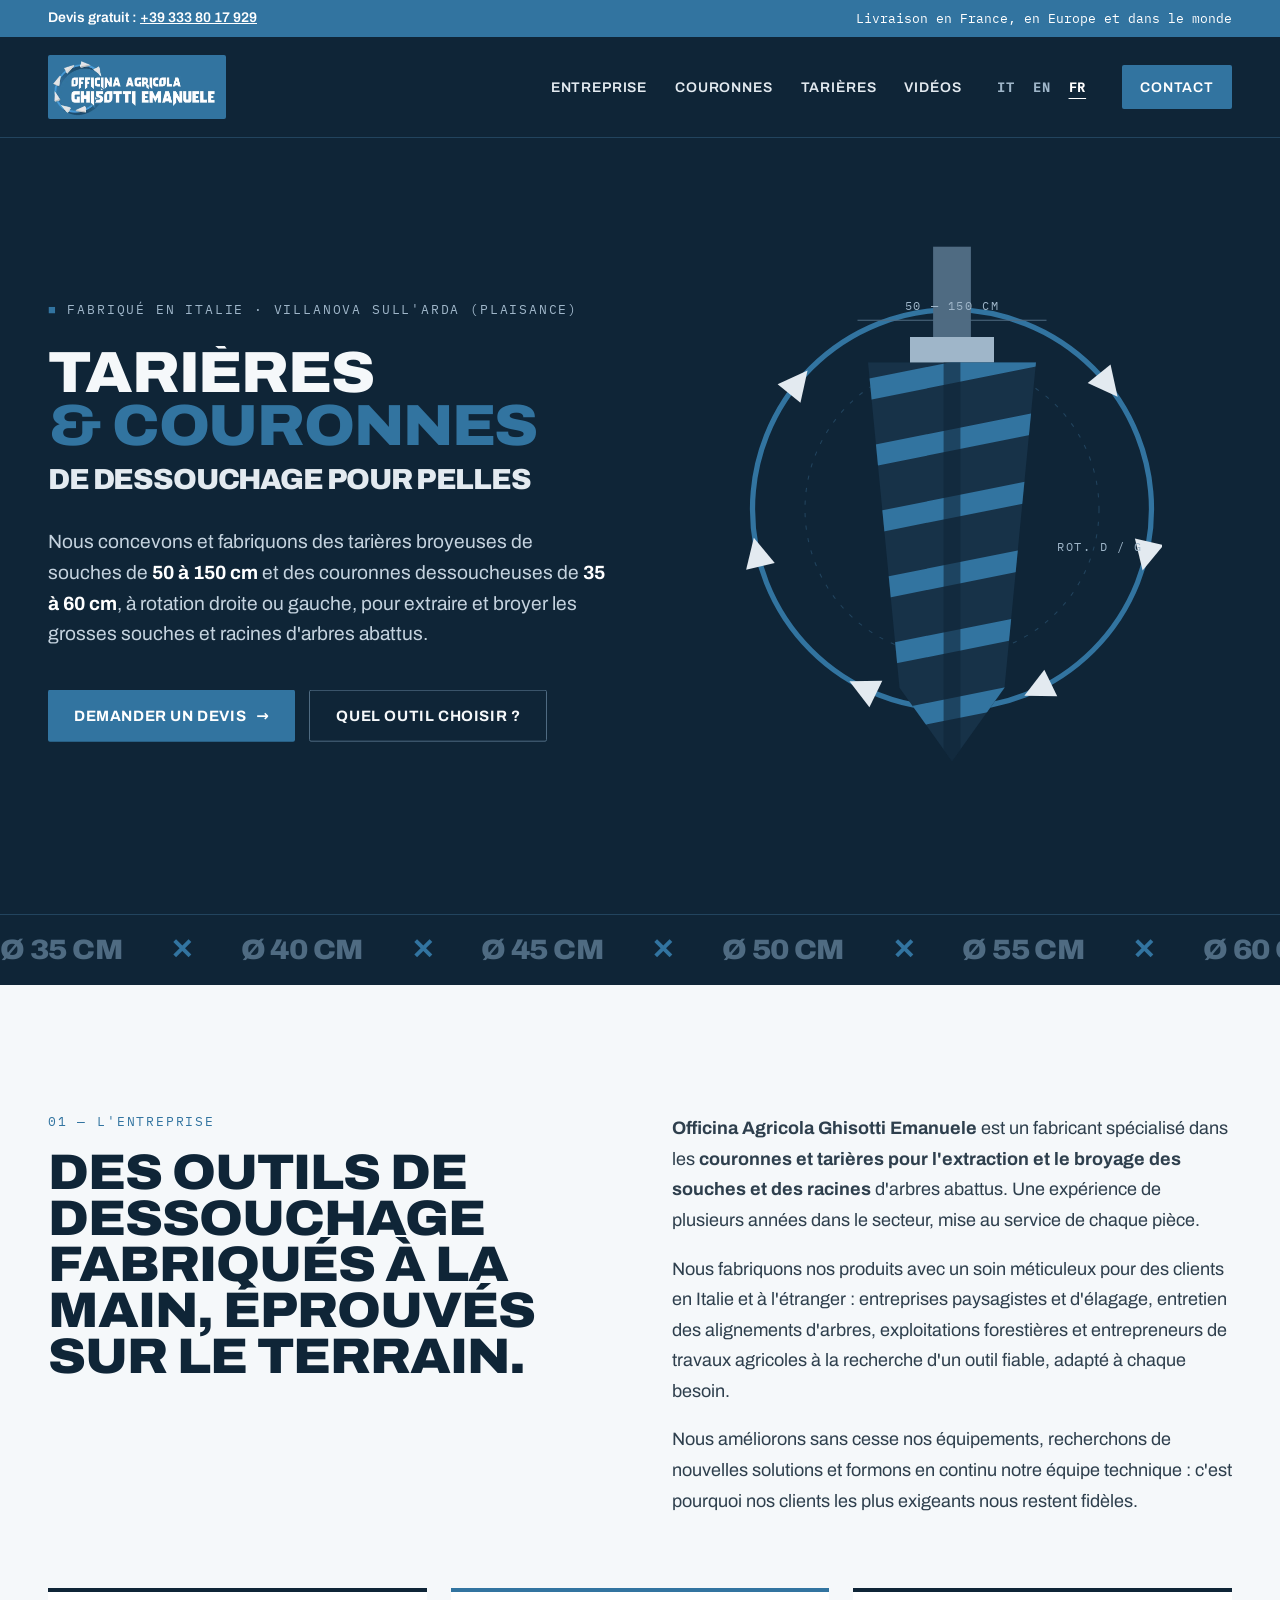
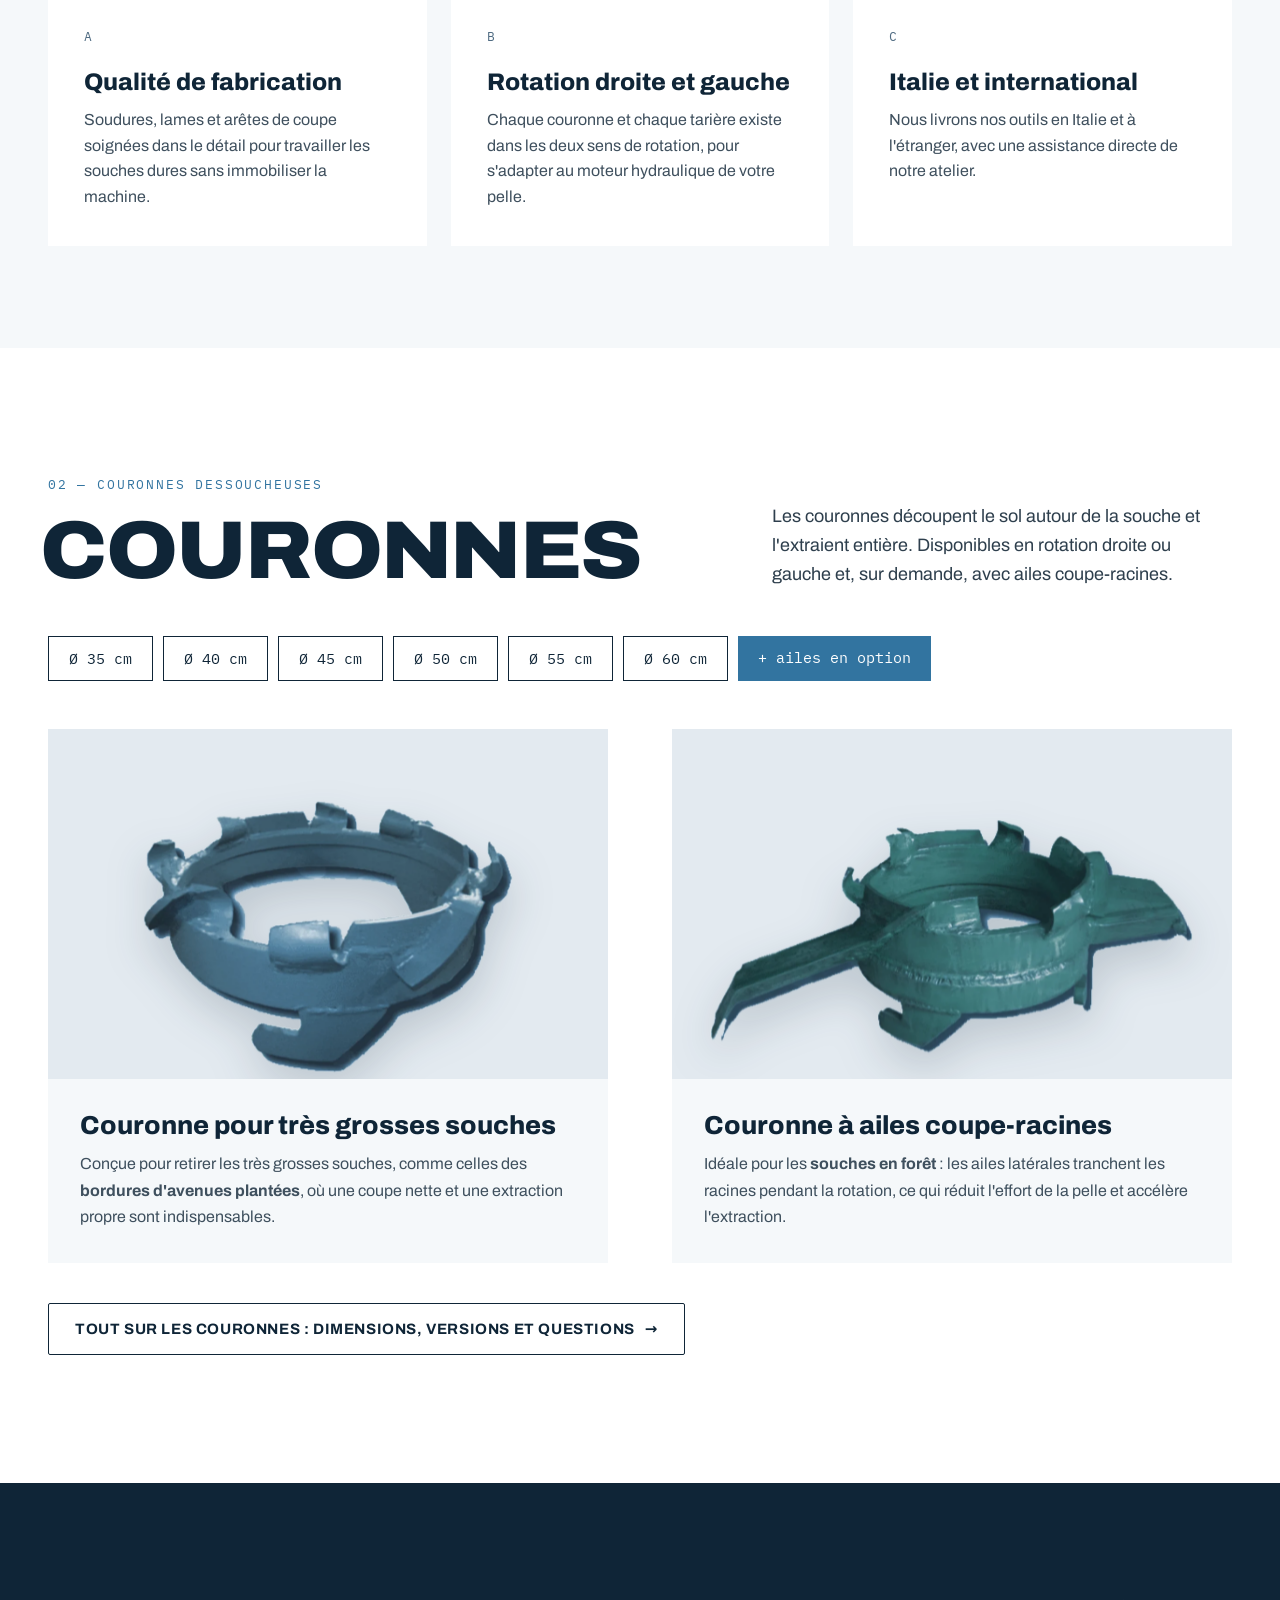
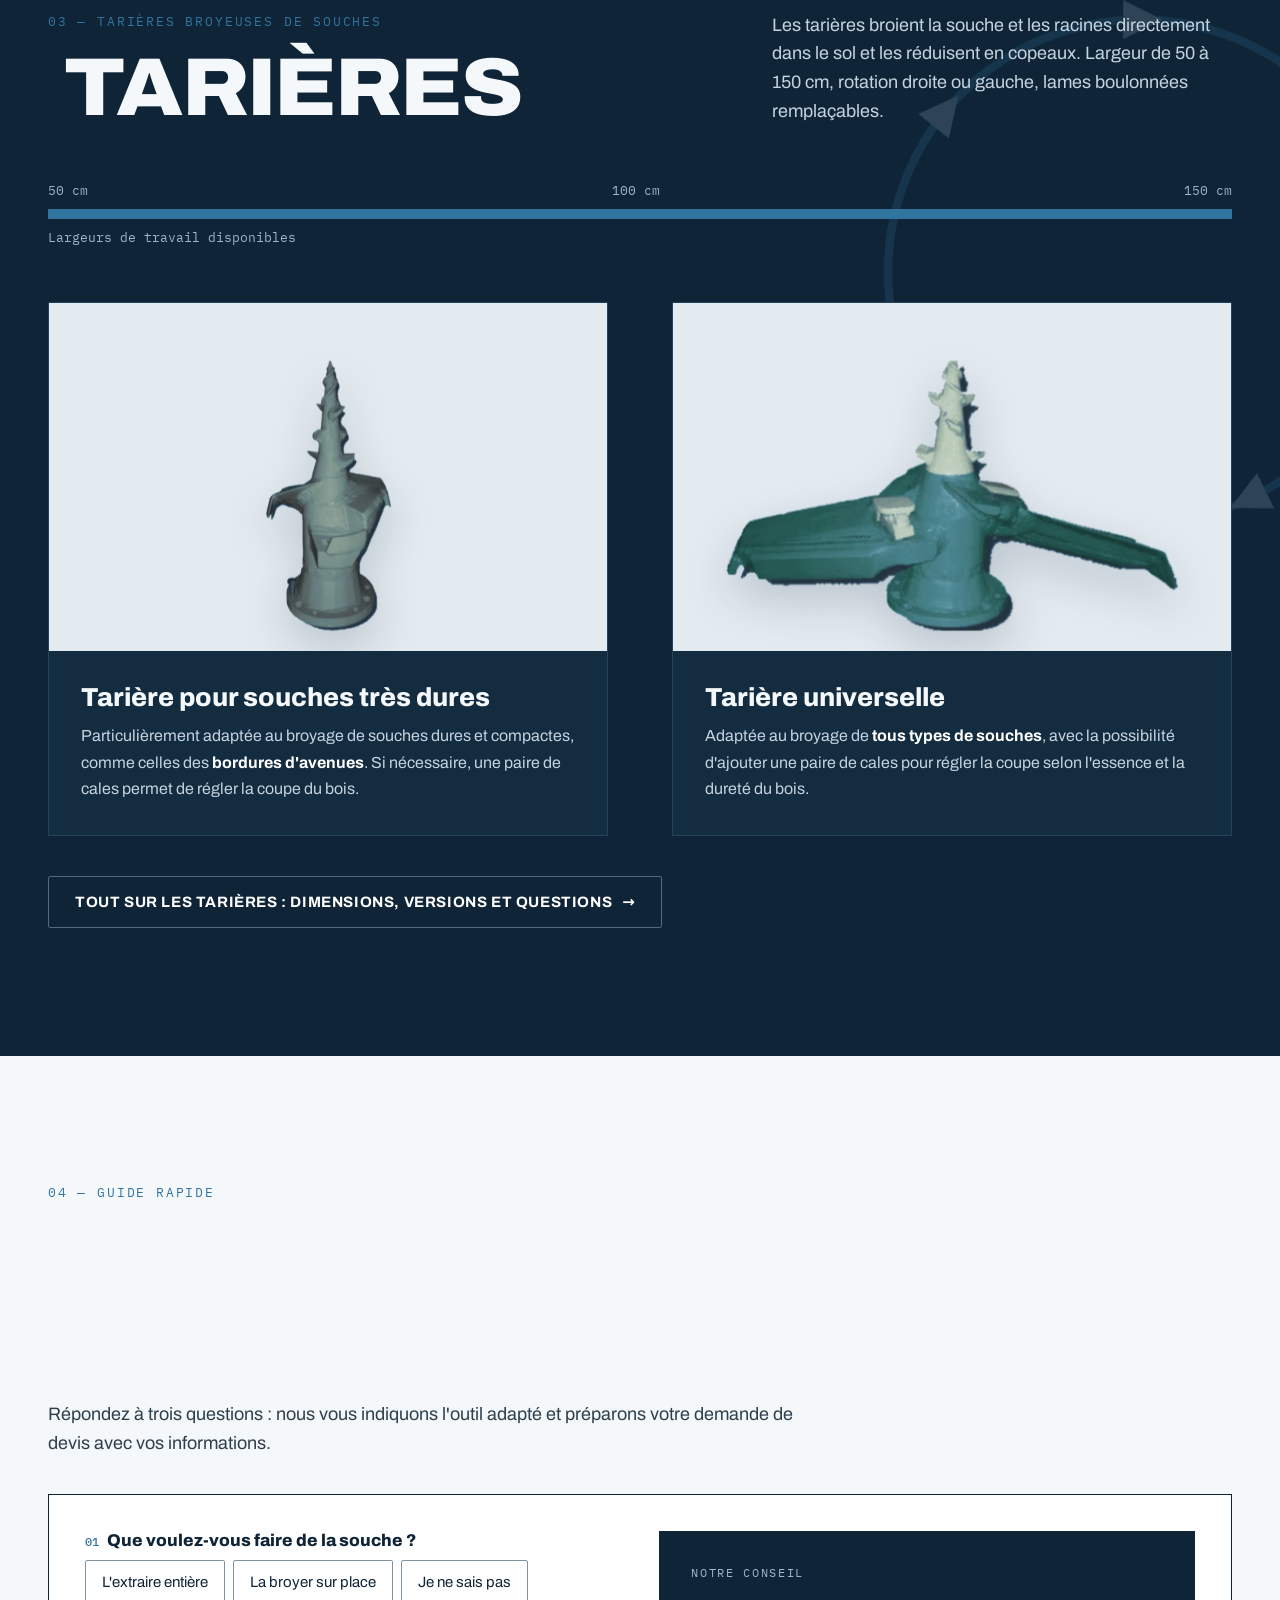
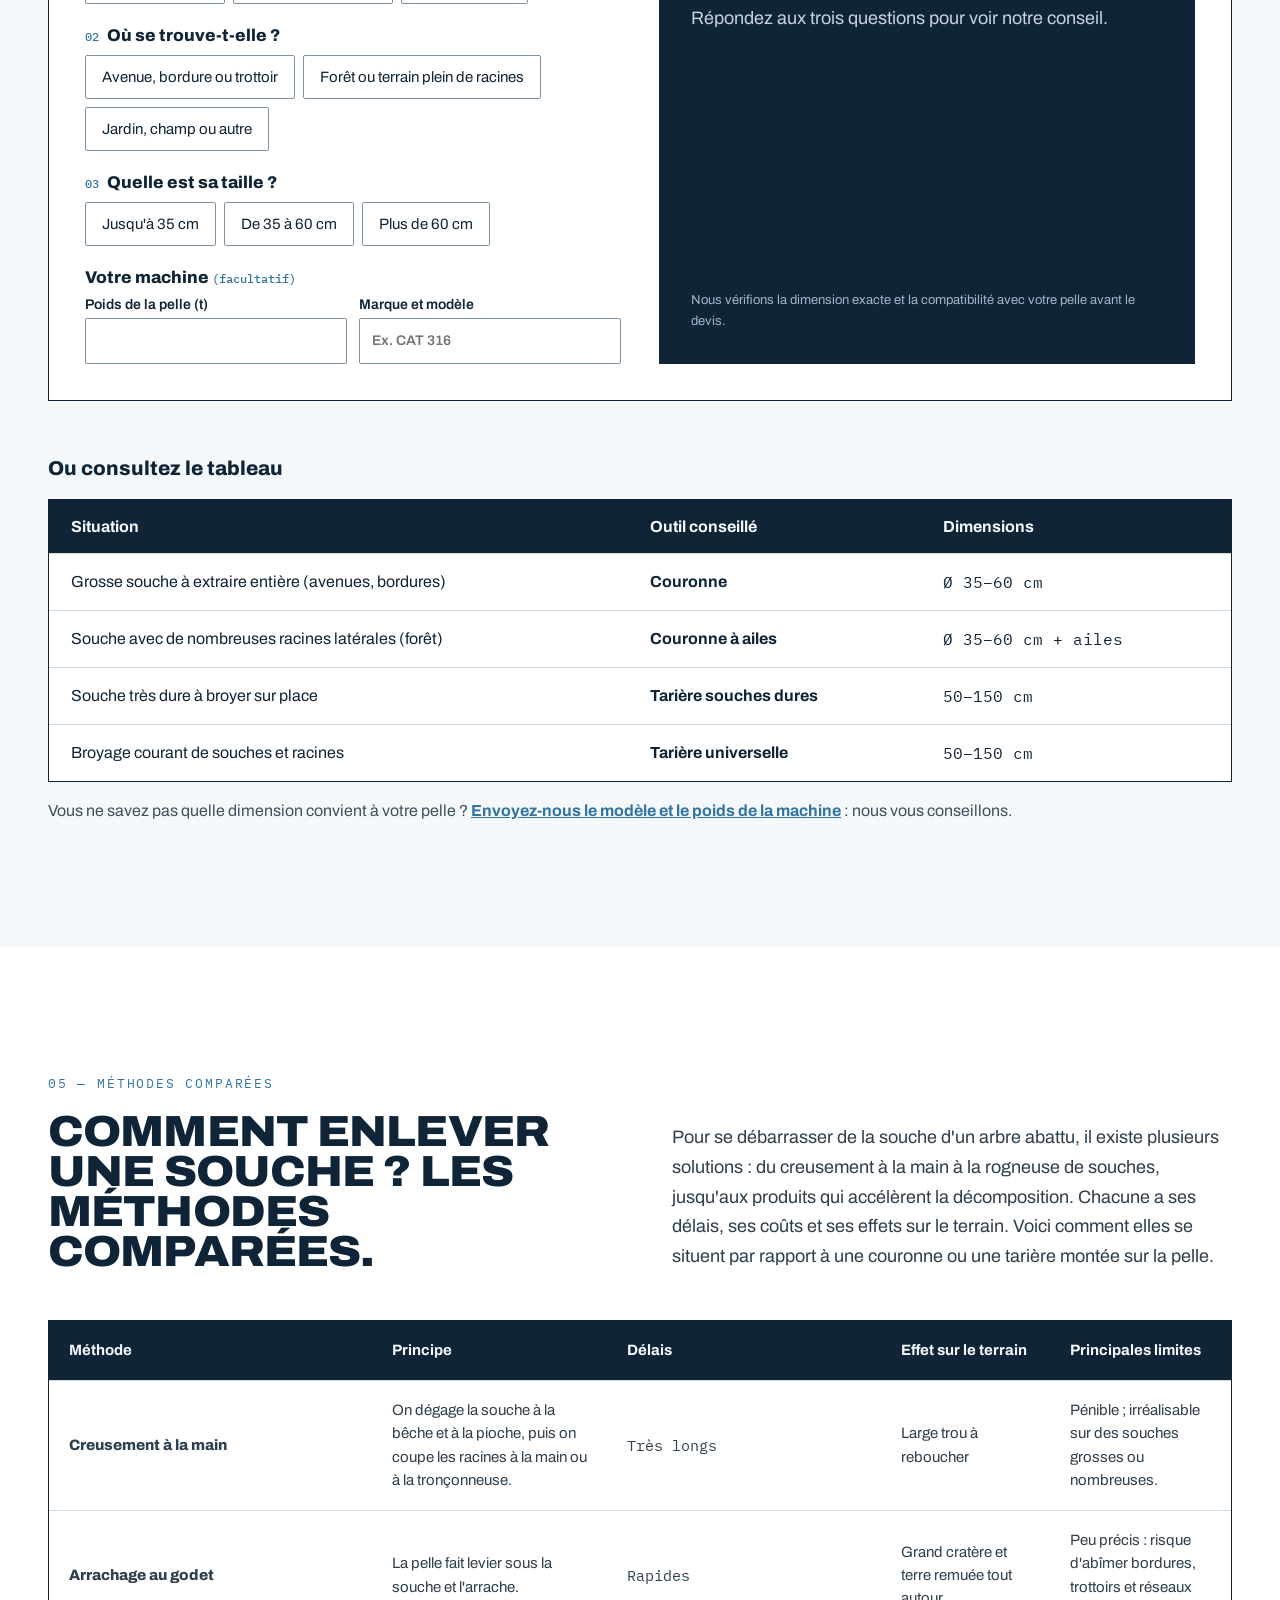
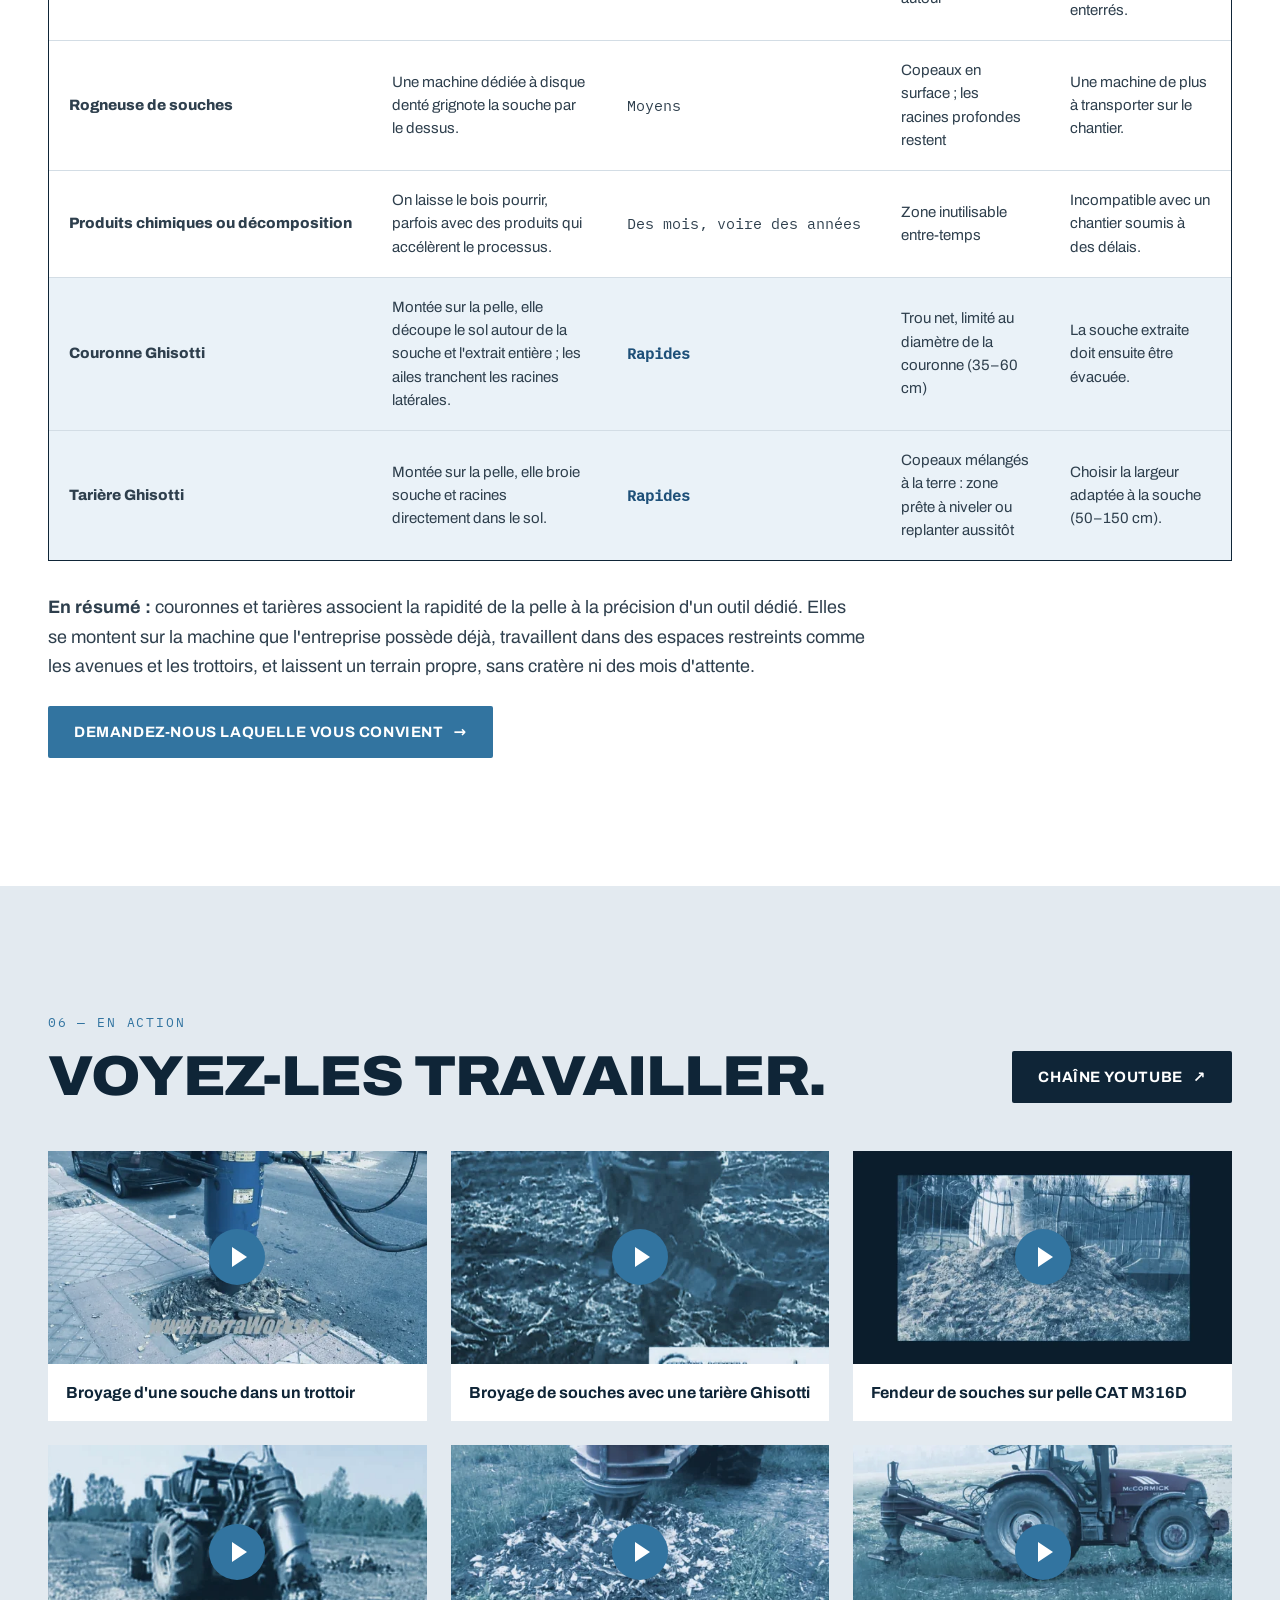
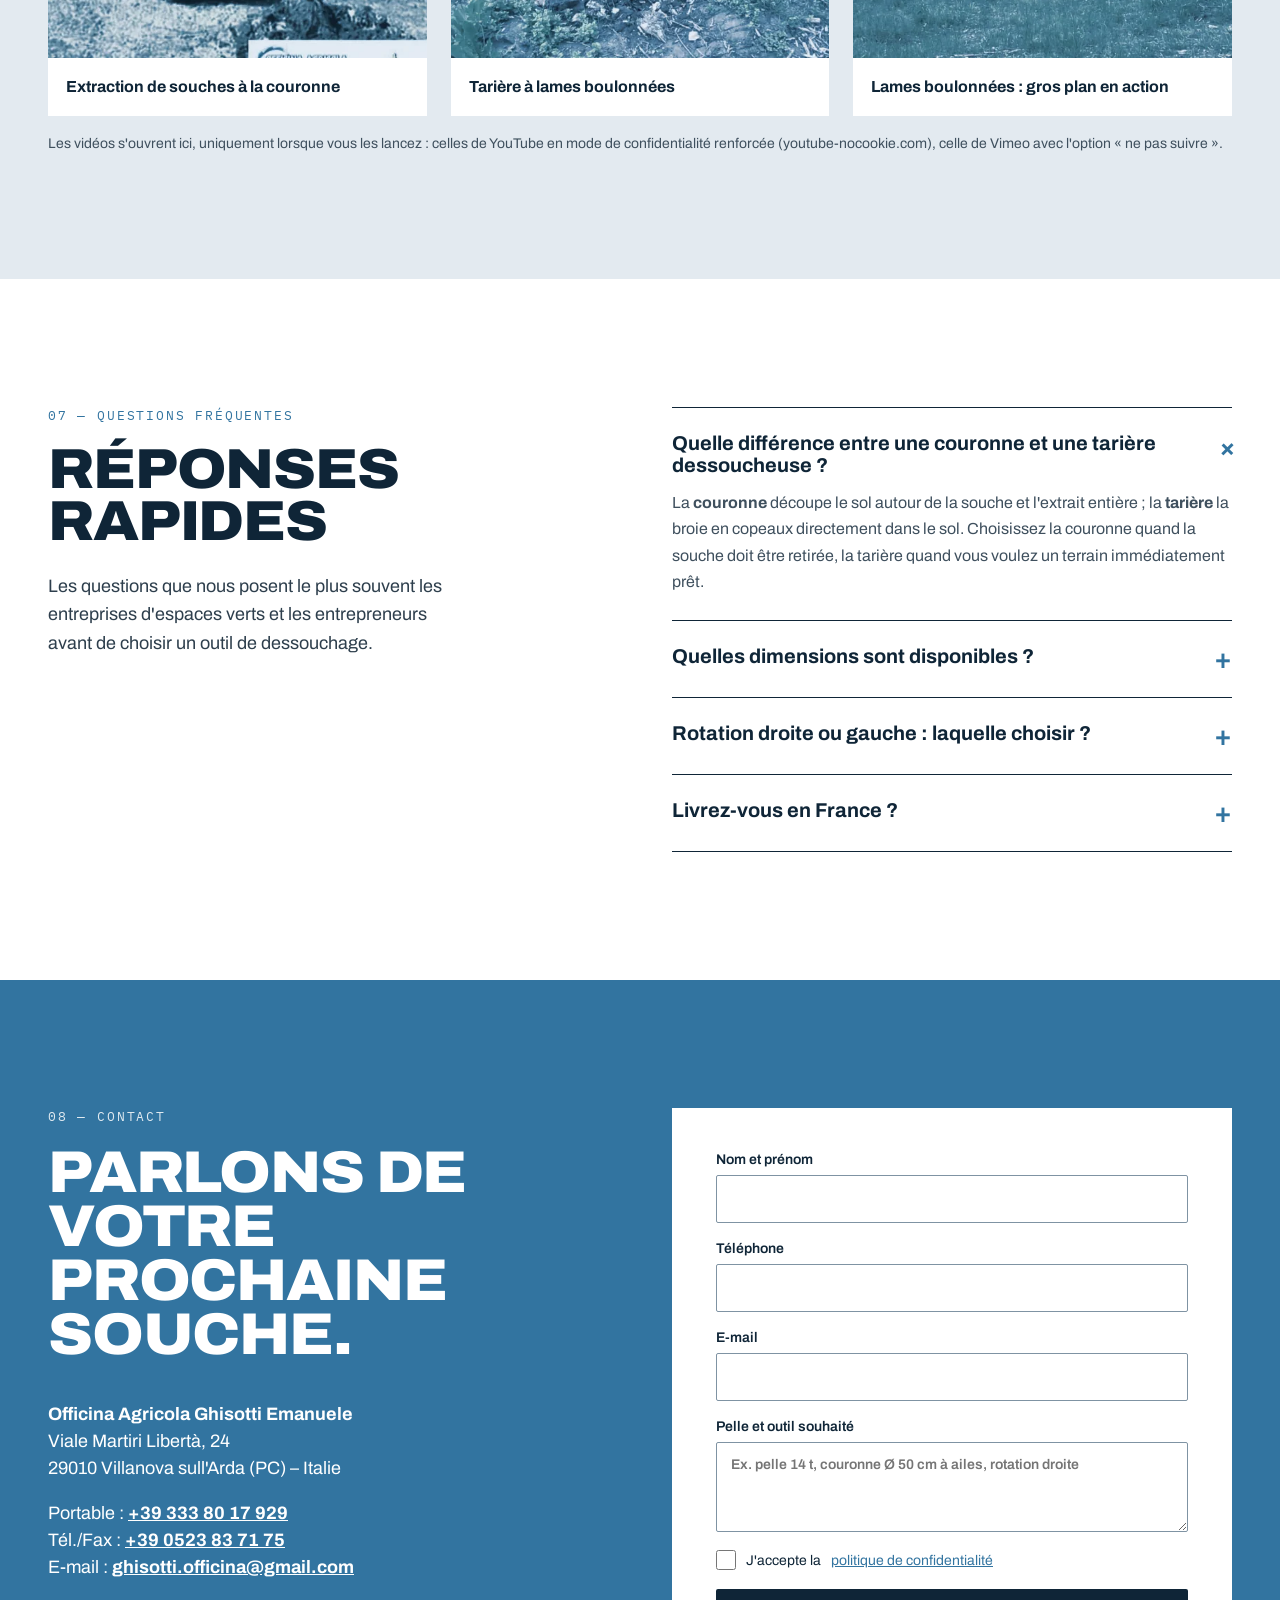
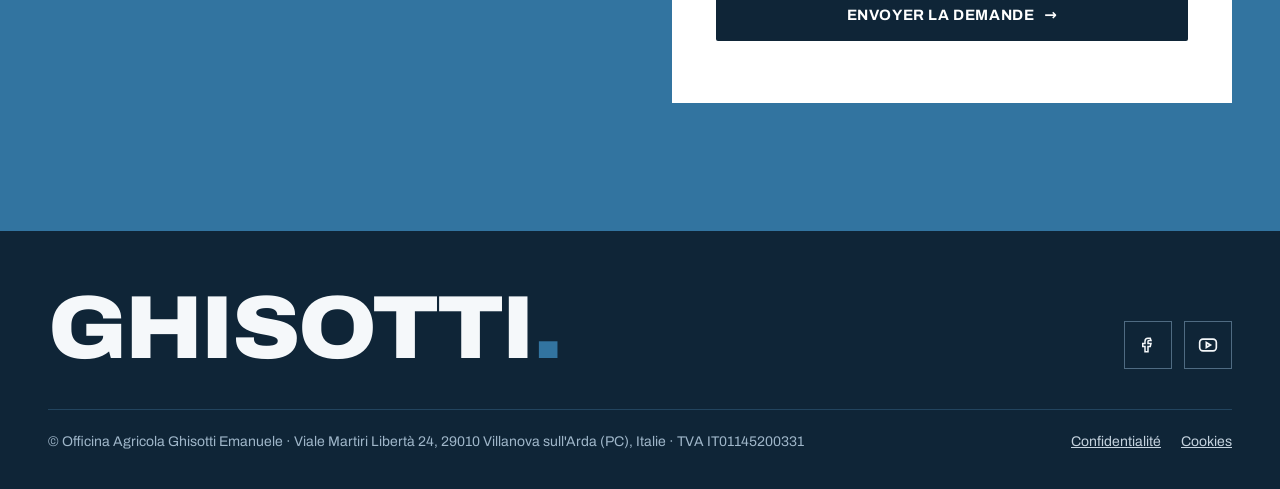
<file: fr/index.html>
<!doctype html>
<html lang="fr">
<head>
<meta charset="utf-8">
<meta name="viewport" content="width=device-width, initial-scale=1">
<title>Tarières broyeuses et couronnes dessoucheuses pour pelles | Officina Ghisotti</title>
<meta name="description" content="Officina Agricola Ghisotti Emanuele, fabricant italien de tarières broyeuses de souches (50–150 cm) et de couronnes dessoucheuses (35–60 cm) à rotation droite ou gauche pour pelles hydrauliques. Livraison en France, en Europe et dans le monde.">
<meta name="robots" content="index, follow">
<link rel="canonical" href="https://www.officinaghisotti.it/fr/">
<link rel="alternate" hreflang="it" href="https://www.officinaghisotti.it/">
<link rel="alternate" hreflang="en" href="https://www.officinaghisotti.it/en/">
<link rel="alternate" hreflang="fr" href="https://www.officinaghisotti.it/fr/">
<link rel="alternate" hreflang="x-default" href="https://www.officinaghisotti.it/">
<meta property="og:type" content="website">
<meta property="og:site_name" content="Officina Agricola Ghisotti Emanuele">
<meta property="og:locale" content="fr_FR">
<meta property="og:title" content="Tarières broyeuses et couronnes dessoucheuses pour pelles | Officina Ghisotti">
<meta property="og:description" content="Officina Agricola Ghisotti Emanuele, fabricant italien de tarières broyeuses de souches (50–150 cm) et de couronnes dessoucheuses (35–60 cm) à rotation droite ou gauche pour pelles hydrauliques. Livraison en France, en Europe et dans le monde.">
<meta property="og:url" content="https://www.officinaghisotti.it/fr/">
<meta property="og:image" content="https://www.officinaghisotti.it/assets/img/og-officina-ghisotti.jpg">
<meta name="twitter:card" content="summary_large_image">
<meta name="theme-color" content="#0F2537">
<link rel="icon" type="image/png" sizes="32x32" href="/assets/img/favicon-32.png">
<link rel="apple-touch-icon" href="/assets/img/apple-touch-icon.png">
<link rel="preload" href="/assets/fonts/archivo-latin-wdth-normal.woff2" as="font" type="font/woff2" crossorigin>
<link rel="stylesheet" href="/assets/css/site.css?v=f8375469">
<script type="application/ld+json">{"@context":"https://schema.org","@graph":[{"@type":"LocalBusiness","@id":"https://www.officinaghisotti.it/#org","name":"Officina Agricola Ghisotti Emanuele","url":"https://www.officinaghisotti.it/fr/","email":"ghisotti.officina@gmail.com","telephone":"+39 333 8017929","faxNumber":"+39 0523 837175","vatID":"IT01145200331","address":{"@type":"PostalAddress","streetAddress":"Viale Martiri Libertà, 24","postalCode":"29010","addressLocality":"Villanova sull'Arda","addressRegion":"PC","addressCountry":"IT"},"areaServed":["IT","FR","EU"],"sameAs":["https://www.facebook.com/manuel.ghisotti","https://www.youtube.com/channel/UCeYTT8SydsbMlQ8Gb6a0rGQ"],"description":"Fabricant italien de tarières broyeuses de souches et de couronnes dessoucheuses à rotation droite et gauche pour pelles hydrauliques."},{"@type":"Product","name":"Tarière broyeuse de souches Ghisotti","brand":{"@id":"https://www.officinaghisotti.it/#org"},"description":"Tarière pour le broyage des souches et des racines, largeur de 50 à 150 cm, rotation droite ou gauche, cales en option pour régler la coupe du bois."},{"@type":"Product","name":"Couronne dessoucheuse Ghisotti","brand":{"@id":"https://www.officinaghisotti.it/#org"},"description":"Couronne pour l'extraction de grosses souches, diamètre 35, 40, 45, 50, 55 et 60 cm, rotation droite ou gauche, ailes coupe-racines en option."},{"@type":"FAQPage","mainEntity":[{"@type":"Question","name":"Quelle différence entre une couronne et une tarière dessoucheuse ?","acceptedAnswer":{"@type":"Answer","text":"La couronne découpe le sol autour de la souche et l'extrait entière ; la tarière la broie en copeaux directement dans le sol."}},{"@type":"Question","name":"Quelles dimensions sont disponibles ?","acceptedAnswer":{"@type":"Answer","text":"Couronnes de 35 à 60 cm de diamètre (35, 40, 45, 50, 55, 60 cm) et tarières de 50 à 150 cm de largeur."}},{"@type":"Question","name":"Livrez-vous en France ?","acceptedAnswer":{"@type":"Answer","text":"Oui, Officina Ghisotti livre ses clients en Italie et à l'étranger, France comprise."}}]}]}</script>
</head>
<body id="top">
<div style="font-family: 'Archivo', system-ui, sans-serif; color: #0F2537; background: #F5F8FA; overflow-x: hidden">

<div class="site-head" id="site-head">
<div style="background: #3274A0; color: #FFFFFF; font-size: 14px">
<div class="wrap" style="display: flex; flex-wrap: wrap; justify-content: space-between; gap: 8px; padding-top: 10px; padding-bottom: 10px">
<p style="margin: 0; font-weight: 600">Devis gratuit : <a href="tel:+393338017929" style="color: #FFFFFF">+39 333 80 17 929</a></p>
<p class="mono" style="margin: 0; font-size: 13px">Livraison en France, en Europe et dans le monde</p>
</div>
</div>
<div class="site-nav">
<div class="wrap" style="display: flex; flex-wrap: wrap; justify-content: space-between; align-items: center; gap: 16px; padding-top: 18px; padding-bottom: 18px; border-bottom: 1px solid #22445E; position: relative; z-index: 2">
<a href="/fr/" aria-label="Officina Agricola Ghisotti Emanuele, retour en haut" style="display: flex; align-items: center">
<img src="/assets/img/logo-officina-ghisotti.webp" width="707" height="254" loading="eager" fetchpriority="high" decoding="async" alt="Logo Officina Agricola Ghisotti Emanuele" style="height: 64px; width: auto; display: block; border-radius: 2px">
</a>
<button type="button" class="menu-btn" aria-expanded="false" aria-controls="menu" aria-label="Ouvrir le menu"><svg width="22" height="22" viewBox="0 0 24 24" aria-hidden="true"><path d="M3 6h18M3 12h18M3 18h18" stroke="currentColor" stroke-width="2"></path></svg></button>
<nav id="menu" class="nav" aria-label="Menu principal">
<a href="#entreprise">Entreprise</a>
<a href="/fr/couronnes/">Couronnes</a>
<a href="/fr/tarieres/">Tarières</a>
<a href="#video">Vidéos</a>
<div class="lang" aria-label="Langue"><a href="/" hreflang="it" lang="it">IT</a><a href="/en/" hreflang="en" lang="en">EN</a><a href="/fr/" hreflang="fr" aria-current="page">FR</a></div>
<a href="#contact" class="btn" style="background: #3274A0; color: #FFFFFF; min-height: 44px; padding: 0 18px">Contact</a>
</nav>
</div>
</div>
</div>
<div class="head-spacer" aria-hidden="true"></div>

<header style="background: #0F2537; color: #F5F8FA; position: relative; overflow: hidden">

<div class="wrap grid2" style="padding-top: clamp(56px,9vw,120px); padding-bottom: clamp(64px,9vw,128px); position: relative; z-index: 2">
<div data-parallax="0.07">
<p class="eyebrow in6" style="color: #9FB6C9; margin-bottom: 28px"><span style="color: #3274A0">■</span>  Fabriqué en Italie · Villanova sull'Arda (Plaisance)</p>
<h1 class="display" style="font-size: clamp(32px,4.6vw,58px)">
<span class="in1" style="display: block">Tarières</span>
<span class="in2" style="display: block; color: #3274A0">&amp;&nbsp;couronnes</span>
<span class="in3" style="display: block; font-size: .5em; font-stretch: 100%; line-height: 1.05; margin-top: 12px; color: #E3EAF0">de dessouchage pour pelles</span>
</h1>
<p class="in4" style="font-size: clamp(17px,1.5vw,20px); line-height: 1.6; color: #C5D3DF; max-width: 560px; margin: 32px 0 0">Nous concevons et fabriquons des tarières broyeuses de souches de <strong style="color: #FFFFFF">50 à 150 cm</strong> et des couronnes dessoucheuses de <strong style="color: #FFFFFF">35 à 60 cm</strong>, à rotation droite ou gauche, pour extraire et broyer les grosses souches et racines d'arbres abattus.</p>
<div class="in5" style="display: flex; flex-wrap: wrap; gap: 14px; margin-top: 40px">
<a href="#contact" class="btn" style="background: #3274A0; color: #FFFFFF">Demander un devis <span aria-hidden="true">→</span></a>
<a href="#choisir" class="btn" style="border: 1.5px solid #4F6B82; color: #F5F8FA">Quel outil choisir ?</a>
</div>
</div>

<div class="in6" data-parallax="0.22" style="display: flex; justify-content: center; align-items: center; position: relative; min-height: 420px">
<a class="eima-badge" href="#contact" data-until="2026-11-15" aria-label="Officina Ghisotti à EIMA International 2026, Bologne, du 10 au 14 novembre, pavillon 36, stand 15/A">
<svg viewBox="0 0 200 200" aria-hidden="true">
<defs><path id="eima-arc-fr" d="M100,100 m-78,0 a78,78 0 1,1 156,0 a78,78 0 1,1 -156,0"></path></defs>
<circle cx="100" cy="100" r="98" fill="#3274A0"></circle>
<circle cx="100" cy="100" r="64" fill="#0F2537"></circle>
<g class="eima-spin"><text fill="#FFFFFF" font-family="IBM Plex Mono, monospace" font-size="11.2" font-weight="500"><textPath href="#eima-arc-fr" startOffset="0" textLength="486" lengthAdjust="spacingAndGlyphs">EIMA INTERNATIONAL 2026 · BOLOGNE · PAVILLON 36 · STAND 15/A · </textPath></text></g>
<text x="100" y="78" text-anchor="middle" fill="#9FB6C9" font-family="IBM Plex Mono, monospace" font-size="8.5" letter-spacing="1.2">RETROUVEZ-NOUS</text>
<text x="100" y="108" text-anchor="middle" fill="#FFFFFF" font-family="Archivo, sans-serif" font-weight="850" font-size="30" letter-spacing="-.5">EIMA</text>
<text x="100" y="126" text-anchor="middle" fill="#6FB1E6" font-family="Archivo, sans-serif" font-weight="800" font-size="15" letter-spacing="1">2026</text>
<text x="100" y="143" text-anchor="middle" fill="#E3EAF0" font-family="IBM Plex Mono, monospace" font-size="9" letter-spacing="1">10–14 NOV</text>
</svg>
<span class="eima-where">Pav. 36 · Stand 15/A</span>
</a>
<svg viewBox="0 0 400 520" style="width: min(100%,420px); height: auto" aria-hidden="true">
<defs>
<clipPath id="auger-fr"><path d="M120 120 L280 120 L250 430 L200 500 L150 430 Z"></path></clipPath>
</defs>
<g class="spin"><circle cx="200" cy="260" r="190" fill="none" stroke="#3274A0" stroke-width="5"></circle><g fill="#E3EAF0"><path d="M188 56 L216 70 L188 84 Z"></path><path d="M188 56 L216 70 L188 84 Z" transform="rotate(51 200 260)"></path><path d="M188 56 L216 70 L188 84 Z" transform="rotate(103 200 260)"></path><path d="M188 56 L216 70 L188 84 Z" transform="rotate(154 200 260)"></path><path d="M188 56 L216 70 L188 84 Z" transform="rotate(206 200 260)"></path><path d="M188 56 L216 70 L188 84 Z" transform="rotate(257 200 260)"></path><path d="M188 56 L216 70 L188 84 Z" transform="rotate(309 200 260)"></path></g></g>
<circle cx="200" cy="260" r="140" fill="none" stroke="#22445E" stroke-width="1" stroke-dasharray="4 8"></circle>
<rect x="182" y="10" width="36" height="120" fill="#4F6B82"></rect>
<rect x="160" y="96" width="80" height="28" fill="#9FB6C9"></rect>
<g clip-path="url(#auger-fr)">
<rect x="100" y="110" width="200" height="420" fill="#173248"></rect>
<g class="drill">
<path d="M100 150 L300 110 M100 214 L300 174 M100 278 L300 238 M100 342 L300 302 M100 406 L300 366 M100 470 L300 430 M100 534 L300 494 M100 598 L300 558" stroke="#3274A0" stroke-width="20"></path>
</g>
<rect x="192" y="110" width="16" height="400" fill="#0F2537" opacity=".6"></rect>
</g>
<g class="mono" font-size="11" fill="#9FB6C9" letter-spacing="1.5">
<line x1="110" y1="80" x2="290" y2="80" stroke="#4F6B82"></line>
<text x="200" y="70" text-anchor="middle">50 — 150 CM</text>
<text x="300" y="300">ROT. D / G</text>
</g>
</svg>
</div>
</div>

<div style="border-top: 1px solid #22445E; padding: 22px 0; overflow: hidden; position: relative; z-index: 2" aria-hidden="true">
<div class="marq display" style="font-size: 28px; gap: 48px; color: #4F6B82; white-space: nowrap">
<span>Ø 35 cm</span><span style="color: #3274A0">✕</span><span>Ø 40 cm</span><span style="color: #3274A0">✕</span><span>Ø 45 cm</span><span style="color: #3274A0">✕</span><span>Ø 50 cm</span><span style="color: #3274A0">✕</span><span>Ø 55 cm</span><span style="color: #3274A0">✕</span><span>Ø 60 cm</span><span style="color: #3274A0">✕</span><span>Tarières 50–150 cm</span><span style="color: #3274A0">✕</span><span>Rotation droite et gauche</span><span style="color: #3274A0">✕</span>
<span>Ø 35 cm</span><span style="color: #3274A0">✕</span><span>Ø 40 cm</span><span style="color: #3274A0">✕</span><span>Ø 45 cm</span><span style="color: #3274A0">✕</span><span>Ø 50 cm</span><span style="color: #3274A0">✕</span><span>Ø 55 cm</span><span style="color: #3274A0">✕</span><span>Ø 60 cm</span><span style="color: #3274A0">✕</span><span>Tarières 50–150 cm</span><span style="color: #3274A0">✕</span><span>Rotation droite et gauche</span><span style="color: #3274A0">✕</span>
</div>
</div>
</header>

<main>

<section id="entreprise" class="wrap" style="padding-top: clamp(80px,10vw,140px); padding-bottom: clamp(64px,8vw,112px)">
<div class="grid2" style="align-items: start">
<div class="rv">
<p class="eyebrow" style="color: #3274A0">01 — L'entreprise</p>
<h2 class="display rvx" style="font-size: clamp(30px,3.9vw,54px); margin-top: 20px">Des outils de dessouchage fabriqués à la main, éprouvés sur le terrain.</h2>
</div>
<div class="rv" style="font-size: 18px; line-height: 1.7; color: #2E3F4D">
<p style="margin-top: 0"><strong>Officina Agricola Ghisotti Emanuele</strong> est un fabricant spécialisé dans les <strong>couronnes et tarières pour l'extraction et le broyage des souches et des racines</strong> d'arbres abattus. Une expérience de plusieurs années dans le secteur, mise au service de chaque pièce.</p>
<p>Nous fabriquons nos produits avec un soin méticuleux pour des clients en Italie et à l'étranger : entreprises paysagistes et d'élagage, entretien des alignements d'arbres, exploitations forestières et entrepreneurs de travaux agricoles à la recherche d'un outil fiable, adapté à chaque besoin.</p>
<p style="margin-bottom: 0">Nous améliorons sans cesse nos équipements, recherchons de nouvelles solutions et formons en continu notre équipe technique : c'est pourquoi nos clients les plus exigeants nous restent fidèles.</p>
</div>
</div>

<div class="grid3" style="margin-top: 72px">
<article class="card rv" style="background: #FFFFFF; padding: 36px; border-top: 4px solid #0F2537">
<p class="mono" style="font-size: 13px; color: #4F6B82; margin: 0">A</p>
<h3 style="font-size: 24px; margin: 24px 0 12px; font-weight: 800">Qualité de fabrication</h3>
<p style="margin: 0; line-height: 1.6; color: #3F505E">Soudures, lames et arêtes de coupe soignées dans le détail pour travailler les souches dures sans immobiliser la machine.</p>
</article>
<article class="card rv" style="background: #FFFFFF; padding: 36px; border-top: 4px solid #3274A0">
<p class="mono" style="font-size: 13px; color: #4F6B82; margin: 0">B</p>
<h3 style="font-size: 24px; margin: 24px 0 12px; font-weight: 800">Rotation droite et gauche</h3>
<p style="margin: 0; line-height: 1.6; color: #3F505E">Chaque couronne et chaque tarière existe dans les deux sens de rotation, pour s'adapter au moteur hydraulique de votre pelle.</p>
</article>
<article class="card rv" style="background: #FFFFFF; padding: 36px; border-top: 4px solid #0F2537">
<p class="mono" style="font-size: 13px; color: #4F6B82; margin: 0">C</p>
<h3 style="font-size: 24px; margin: 24px 0 12px; font-weight: 800">Italie et international</h3>
<p style="margin: 0; line-height: 1.6; color: #3F505E">Nous livrons nos outils en Italie et à l'étranger, avec une assistance directe de notre atelier.</p>
</article>
</div>
</section>

<section id="couronnes" style="background: #FFFFFF; padding: clamp(80px,10vw,140px) 0">
<div class="wrap">
<div style="display: flex; flex-wrap: wrap; justify-content: space-between; align-items: end; gap: 24px">
<div class="rv">
<p class="eyebrow" style="color: #3274A0">02 — Couronnes dessoucheuses</p>
<h2 class="display rvx" data-parallax-x="0.10" style="font-size: clamp(44px,6.4vw,96px); margin-top: 20px">Couronnes</h2>
</div>
<p class="rv" style="max-width: 460px; font-size: 18px; line-height: 1.6; color: #2E3F4D; margin: 0">Les couronnes découpent le sol autour de la souche et l'extraient entière. Disponibles en rotation droite ou gauche et, sur demande, avec ailes coupe-racines.</p>
</div>

<div class="rv" style="margin-top: 48px; display: flex; flex-wrap: wrap; gap: 10px" role="list" aria-label="Diamètres disponibles">
<span role="listitem" class="mono" style="padding: 12px 20px; border: 1.5px solid #0F2537; font-size: 15px">Ø 35 cm</span>
<span role="listitem" class="mono" style="padding: 12px 20px; border: 1.5px solid #0F2537; font-size: 15px">Ø 40 cm</span>
<span role="listitem" class="mono" style="padding: 12px 20px; border: 1.5px solid #0F2537; font-size: 15px">Ø 45 cm</span>
<span role="listitem" class="mono" style="padding: 12px 20px; border: 1.5px solid #0F2537; font-size: 15px">Ø 50 cm</span>
<span role="listitem" class="mono" style="padding: 12px 20px; border: 1.5px solid #0F2537; font-size: 15px">Ø 55 cm</span>
<span role="listitem" class="mono" style="padding: 12px 20px; border: 1.5px solid #0F2537; font-size: 15px">Ø 60 cm</span>
<span role="listitem" class="mono" style="padding: 12px 20px; background: #3274A0; color: #FFFFFF; font-size: 15px">+ ailes en option</span>
</div>

<div class="grid2" style="margin-top: 48px; align-items: stretch">
<article class="card rv" style="background: #F5F8FA; display: flex; flex-direction: column">
<div style="aspect-ratio: 16/10; background: #E3EAF0; display: flex; align-items: center; justify-content: center; padding: clamp(20px,3vw,40px); overflow: hidden">
<img class="pimg" data-parallax="0.05" data-parallax-prop="translate" src="/assets/img/corona-ceppi-grossi-blu.webp" width="846" height="625" loading="lazy" decoding="async" alt="Couronne dessoucheuse Ghisotti pour grosses souches" style="max-width: 100%; max-height: 100%; width: auto; height: auto; display: block; object-fit: contain">
</div>
<div style="padding: 32px; flex: 1">
<h3 style="font-size: 26px; font-weight: 800; margin: 0 0 12px">Couronne pour très grosses souches</h3>
<p style="margin: 0; line-height: 1.65; color: #3F505E">Conçue pour retirer les très grosses souches, comme celles des <strong>bordures d'avenues plantées</strong>, où une coupe nette et une extraction propre sont indispensables.</p>
</div>
</article>
<article class="card rv" style="background: #F5F8FA; display: flex; flex-direction: column">
<div style="aspect-ratio: 16/10; background: #E3EAF0; display: flex; align-items: center; justify-content: center; padding: clamp(20px,3vw,40px); overflow: hidden">
<img class="pimg" data-parallax="0.05" data-parallax-prop="translate" src="/assets/img/corona-con-ali-blu.webp" width="1033" height="501" loading="lazy" decoding="async" alt="Couronne dessoucheuse Ghisotti à ailes coupe-racines" style="max-width: 100%; max-height: 100%; width: auto; height: auto; display: block; object-fit: contain">
</div>
<div style="padding: 32px; flex: 1">
<h3 style="font-size: 26px; font-weight: 800; margin: 0 0 12px">Couronne à ailes coupe-racines</h3>
<p style="margin: 0; line-height: 1.65; color: #3F505E">Idéale pour les <strong>souches en forêt</strong> : les ailes latérales tranchent les racines pendant la rotation, ce qui réduit l'effort de la pelle et accélère l'extraction.</p>
</div>
</article>
</div>
<p class="rv" style="margin: 40px 0 0"><a class="btn" href="/fr/couronnes/" style="border: 1.5px solid #0F2537; color: #0F2537">Tout sur les couronnes : dimensions, versions et questions <span aria-hidden="true">→</span></a></p>
</div>
</section>

<section id="tarieres" style="background: #0F2537; color: #F5F8FA; padding: clamp(80px,10vw,140px) 0; position: relative; overflow: hidden">
<svg class="deco-ring" data-parallax="0.18" viewBox="0 0 400 400" aria-hidden="true" style="right: -140px; top: 40px; width: 560px; height: 560px; opacity: .22"><circle cx="200" cy="200" r="180" fill="none" stroke="#3274A0" stroke-width="6"></circle><g fill="#9FB6C9"><path d="M188 6 L216 20 L188 34 Z" transform="rotate(0 200 200)"></path><path d="M188 6 L216 20 L188 34 Z" transform="rotate(51 200 200)"></path><path d="M188 6 L216 20 L188 34 Z" transform="rotate(103 200 200)"></path><path d="M188 6 L216 20 L188 34 Z" transform="rotate(154 200 200)"></path><path d="M188 6 L216 20 L188 34 Z" transform="rotate(206 200 200)"></path><path d="M188 6 L216 20 L188 34 Z" transform="rotate(257 200 200)"></path><path d="M188 6 L216 20 L188 34 Z" transform="rotate(309 200 200)"></path></g></svg>
<div class="wrap" style="position: relative">
<div style="display: flex; flex-wrap: wrap; justify-content: space-between; align-items: end; gap: 24px">
<div class="rv">
<p class="eyebrow" style="color: #3274A0">03 — Tarières broyeuses de souches</p>
<h2 class="display rvx" data-parallax-x="0.10" style="font-size: clamp(44px,6.4vw,96px); margin-top: 20px">Tarières</h2>
</div>
<p class="rv" style="max-width: 460px; font-size: 18px; line-height: 1.6; color: #C5D3DF; margin: 0">Les tarières broient la souche et les racines directement dans le sol et les réduisent en copeaux. Largeur de 50 à 150 cm, rotation droite ou gauche, lames boulonnées remplaçables.</p>
</div>

<div class="rv" style="margin-top: 56px">
<div style="display: flex; justify-content: space-between" class="mono"><span style="font-size: 13px; color: #9FB6C9">50 cm</span><span style="font-size: 13px; color: #9FB6C9">100 cm</span><span style="font-size: 13px; color: #9FB6C9">150 cm</span></div>
<div style="height: 10px; background: #22445E; margin-top: 10px; position: relative"><div class="bar" style="position: absolute; inset: 0 0 0 0; background: #3274A0"></div></div>
<p class="mono" style="font-size: 13px; color: #9FB6C9; margin: 10px 0 0">Largeurs de travail disponibles</p>
</div>

<div class="grid2" style="margin-top: 56px; align-items: stretch">
<article class="card rv" style="background: #132C40; display: flex; flex-direction: column; border: 1px solid #22445E">
<div style="aspect-ratio: 16/10; background: #E3EAF0; display: flex; align-items: center; justify-content: center; padding: clamp(20px,3vw,40px); overflow: hidden">
<img class="pimg" data-parallax="0.05" data-parallax-prop="translate" src="/assets/img/trivella-ceppi-duri-blu.webp" width="332" height="712" loading="lazy" decoding="async" alt="Tarière broyeuse Ghisotti pour souches très dures" style="max-width: 100%; max-height: 100%; width: auto; height: auto; display: block; object-fit: contain">
</div>
<div style="padding: 32px; flex: 1">
<h3 style="font-size: 26px; font-weight: 800; margin: 0 0 12px">Tarière pour souches très dures</h3>
<p style="margin: 0; line-height: 1.65; color: #C5D3DF">Particulièrement adaptée au broyage de souches dures et compactes, comme celles des <strong style="color: #FFFFFF">bordures d'avenues</strong>. Si nécessaire, une paire de cales permet de régler la coupe du bois.</p>
</div>
</article>
<article class="card rv" style="background: #132C40; display: flex; flex-direction: column; border: 1px solid #22445E">
<div style="aspect-ratio: 16/10; background: #E3EAF0; display: flex; align-items: center; justify-content: center; padding: clamp(20px,3vw,40px); overflow: hidden">
<img class="pimg" data-parallax="0.05" data-parallax-prop="translate" src="/assets/img/trivella-universale-blu.webp" width="954" height="572" loading="lazy" decoding="async" alt="Tarière broyeuse universelle Ghisotti" style="max-width: 100%; max-height: 100%; width: auto; height: auto; display: block; object-fit: contain">
</div>
<div style="padding: 32px; flex: 1">
<h3 style="font-size: 26px; font-weight: 800; margin: 0 0 12px">Tarière universelle</h3>
<p style="margin: 0; line-height: 1.65; color: #C5D3DF">Adaptée au broyage de <strong style="color: #FFFFFF">tous types de souches</strong>, avec la possibilité d'ajouter une paire de cales pour régler la coupe selon l'essence et la dureté du bois.</p>
</div>
</article>
</div>
<p class="rv" style="margin: 40px 0 0"><a class="btn" href="/fr/tarieres/" style="border: 1.5px solid #4F6B82; color: #FFFFFF">Tout sur les tarières : dimensions, versions et questions <span aria-hidden="true">→</span></a></p>
</div>
</section>

<section id="choisir" class="wrap" style="padding-top: clamp(80px,10vw,140px); padding-bottom: clamp(80px,10vw,140px)">
<p class="eyebrow rv" style="color: #3274A0">04 — Guide rapide</p>
<h2 class="display rvx" style="font-size: clamp(34px,4.4vw,60px); margin-top: 20px; max-width: 960px">Couronne ou tarière ? Choisissez selon le chantier.</h2>
<p class="rv" style="margin: 24px 0 0; max-width: 760px; font-size: 18px; line-height: 1.6; color: #2E3F4D">Répondez à trois questions : nous vous indiquons l'outil adapté et préparons votre demande de devis avec vos informations.</p>
<form class="finder rv" style="margin-top: 36px" aria-label="Notre conseil" data-l-advice="Conseil du sélecteur" data-l-goal="Objectif" data-l-place="Lieu" data-l-size="Taille de la souche" data-l-tons="Poids de la pelle" data-l-model="Modèle">
<div>
<fieldset><legend><span>01</span>Que voulez-vous faire de la souche ?</legend><div class="opts"><label class="opt"><input type="radio" name="f-goal" value="extract"><span>L'extraire entière</span></label><label class="opt"><input type="radio" name="f-goal" value="grind"><span>La broyer sur place</span></label><label class="opt"><input type="radio" name="f-goal" value="unsure"><span>Je ne sais pas</span></label></div></fieldset>
<fieldset><legend><span>02</span>Où se trouve-t-elle ?</legend><div class="opts"><label class="opt"><input type="radio" name="f-place" value="city"><span>Avenue, bordure ou trottoir</span></label><label class="opt"><input type="radio" name="f-place" value="wood"><span>Forêt ou terrain plein de racines</span></label><label class="opt"><input type="radio" name="f-place" value="other"><span>Jardin, champ ou autre</span></label></div></fieldset>
<fieldset><legend><span>03</span>Quelle est sa taille ?</legend><div class="opts"><label class="opt"><input type="radio" name="f-size" value="small"><span>Jusqu'à 35 cm</span></label><label class="opt"><input type="radio" name="f-size" value="mid"><span>De 35 à 60 cm</span></label><label class="opt"><input type="radio" name="f-size" value="big"><span>Plus de 60 cm</span></label></div></fieldset>
<fieldset style="margin-bottom: 0"><legend>Votre machine <span>(facultatif)</span></legend><div class="mach"><label>Poids de la pelle (t)<input type="number" name="f-tons" min="1" max="120" step="0.5" inputmode="decimal"></label><label>Marque et modèle<input type="text" name="f-model" placeholder="Ex. CAT 316" autocomplete="off"></label></div></fieldset>
</div>
<div class="finder-out" aria-live="polite">
<div data-result="none"><p class="tag" style="margin: 0">Notre conseil</p><p style="margin-top: 12px; font-size: 18px">Répondez aux trois questions pour voir notre conseil.</p></div>
<div data-result="crown" hidden><p class="tag" style="margin: 0">Notre conseil</p><h3>Couronne dessoucheuse</h3><p>Découpe le sol autour de la souche et l'extrait entière en laissant un trou net : idéale là où la précision compte, comme le long des avenues et des bordures.</p><p class="mono" style="font-size: 14px; color: #9FB6C9">Diamètres de 35 à 60 cm, rotation droite ou gauche.</p><p><a class="more" href="/fr/couronnes/">Découvrir les couronnes →</a></p></div>
<div data-result="crown-wings" hidden><p class="tag" style="margin: 0">Notre conseil</p><h3>Couronne à ailes coupe-racines</h3><p>Les ailes latérales tranchent les racines pendant la rotation : le choix pour les souches en forêt et les terrains pleins de racines.</p><p class="mono" style="font-size: 14px; color: #9FB6C9">Diamètres de 35 à 60 cm plus les ailes, rotation droite ou gauche.</p><p><a class="more" href="/fr/couronnes/">Découvrir les couronnes →</a></p></div>
<div data-result="auger-hard" hidden><p class="tag" style="margin: 0">Notre conseil</p><h3>Tarière pour souches très dures</h3><p>Broie souche et racines directement dans le sol, même quand le bois est dur et compact comme le long des bordures d'avenues.</p><p class="mono" style="font-size: 14px; color: #9FB6C9">Largeurs de 50 à 150 cm, cales pour régler la coupe.</p><p><a class="more" href="/fr/tarieres/">Découvrir les tarières →</a></p></div>
<div data-result="auger" hidden><p class="tag" style="margin: 0">Notre conseil</p><h3>Tarière universelle</h3><p>Réduit tout type de souche en copeaux et laisse le terrain prêt à niveler ou replanter aussitôt.</p><p class="mono" style="font-size: 14px; color: #9FB6C9">Largeurs de 50 à 150 cm, cales pour régler la coupe.</p><p><a class="more" href="/fr/tarieres/">Découvrir les tarières →</a></p></div>
<p data-note="big" hidden style="border-top: 1px solid #22445E; padding-top: 12px; font-size: 15px">Les couronnes vont jusqu'à 60 cm de diamètre : pour des souches plus grosses, la tarière est généralement la solution. Vérifions ensemble votre cas.</p>
<div style="margin-top: auto; display: flex; flex-direction: column; gap: 12px">
<a href="#contact" class="btn" data-finder-quote hidden style="background: #3274A0; color: #FFFFFF; justify-content: center">Demander un devis avec ces informations <span aria-hidden="true">→</span></a>
<p style="font-size: 13px; color: #9FB6C9">Nous vérifions la dimension exacte et la compatibilité avec votre pelle avant le devis.</p>
</div>
</div>
</form>
<h3 class="rv" style="margin: 56px 0 0; font-size: 20px; font-weight: 800">Ou consultez le tableau</h3>
<div class="rv" style="margin-top: 20px; overflow-x: auto; border: 1.5px solid #0F2537">
<table style="width: 100%; min-width: 680px; border-collapse: collapse; font-size: 16px; background: #FFFFFF">
<thead>
<tr style="background: #0F2537; color: #F5F8FA; text-align: left">
<th scope="col" style="padding: 18px 22px; font-weight: 700">Situation</th>
<th scope="col" style="padding: 18px 22px; font-weight: 700">Outil conseillé</th>
<th scope="col" style="padding: 18px 22px; font-weight: 700">Dimensions</th>
</tr>
</thead>
<tbody>
<tr style="border-top: 1px solid #D3DDE5"><td style="padding: 18px 22px">Grosse souche à extraire entière (avenues, bordures)</td><td style="padding: 18px 22px; font-weight: 700">Couronne</td><td class="mono" style="padding: 18px 22px">Ø 35–60 cm</td></tr>
<tr style="border-top: 1px solid #D3DDE5"><td style="padding: 18px 22px">Souche avec de nombreuses racines latérales (forêt)</td><td style="padding: 18px 22px; font-weight: 700">Couronne à ailes</td><td class="mono" style="padding: 18px 22px">Ø 35–60 cm + ailes</td></tr>
<tr style="border-top: 1px solid #D3DDE5"><td style="padding: 18px 22px">Souche très dure à broyer sur place</td><td style="padding: 18px 22px; font-weight: 700">Tarière souches dures</td><td class="mono" style="padding: 18px 22px">50–150 cm</td></tr>
<tr style="border-top: 1px solid #D3DDE5"><td style="padding: 18px 22px">Broyage courant de souches et racines</td><td style="padding: 18px 22px; font-weight: 700">Tarière universelle</td><td class="mono" style="padding: 18px 22px">50–150 cm</td></tr>
</tbody>
</table>
</div>
<p class="rv" style="margin: 20px 0 0; color: #3F505E">Vous ne savez pas quelle dimension convient à votre pelle ? <a href="#contact" style="font-weight: 700">Envoyez-nous le modèle et le poids de la machine</a> : nous vous conseillons.</p>
</section>

<section id="methodes" style="background: #FFFFFF; padding: clamp(80px,10vw,140px) 0">
<div class="wrap">
<div class="grid2" style="align-items: end">
<div class="rv">
<p class="eyebrow" style="color: #3274A0">05 — Méthodes comparées</p>
<h2 class="display rvx" style="font-size: clamp(30px,3.4vw,48px); margin-top: 20px; hyphens: manual">Comment enlever une souche ? Les méthodes comparées.</h2>
</div>
<p class="rv" style="font-size: 18px; line-height: 1.65; color: #2E3F4D; margin: 0">Pour se débarrasser de la souche d'un arbre abattu, il existe plusieurs solutions : du creusement à la main à la rogneuse de souches, jusqu'aux produits qui accélèrent la décomposition. Chacune a ses délais, ses coûts et ses effets sur le terrain. Voici comment elles se situent par rapport à une couronne ou une tarière montée sur la pelle.</p>
</div>
<div class="rv cmp-wrap" style="margin-top: 48px; overflow-x: auto; border: 1.5px solid #0F2537">
<table class="cmp" style="width: 100%; border-collapse: collapse; font-size: 15px; line-height: 1.55; background: #FFFFFF; color: #2E3F4D">
<thead>
<tr style="background: #0F2537; color: #F5F8FA; text-align: left"><th scope="col" style="padding: 18px 20px; font-weight: 700">Méthode</th><th scope="col" style="padding: 18px 20px; font-weight: 700">Principe</th><th scope="col" style="padding: 18px 20px; font-weight: 700">Délais</th><th scope="col" style="padding: 18px 20px; font-weight: 700">Effet sur le terrain</th><th scope="col" style="padding: 18px 20px; font-weight: 700">Principales limites</th></tr>
</thead>
<tbody>
<tr style="border-top: 1px solid #D3DDE5"><th scope="row" style="padding: 18px 20px; text-align: left; font-weight: 800; white-space: nowrap">Creusement à la main</th><td data-label="Principe" style="padding: 18px 20px">On dégage la souche à la bêche et à la pioche, puis on coupe les racines à la main ou à la tronçonneuse.</td><td data-label="Délais" class="mono" style="padding: 18px 20px; white-space: nowrap">Très longs</td><td data-label="Effet sur le terrain" style="padding: 18px 20px">Large trou à reboucher</td><td data-label="Principales limites" style="padding: 18px 20px">Pénible ; irréalisable sur des souches grosses ou nombreuses.</td></tr>
<tr style="border-top: 1px solid #D3DDE5"><th scope="row" style="padding: 18px 20px; text-align: left; font-weight: 800; white-space: nowrap">Arrachage au godet</th><td data-label="Principe" style="padding: 18px 20px">La pelle fait levier sous la souche et l'arrache.</td><td data-label="Délais" class="mono" style="padding: 18px 20px; white-space: nowrap">Rapides</td><td data-label="Effet sur le terrain" style="padding: 18px 20px">Grand cratère et terre remuée tout autour</td><td data-label="Principales limites" style="padding: 18px 20px">Peu précis : risque d'abîmer bordures, trottoirs et réseaux enterrés.</td></tr>
<tr style="border-top: 1px solid #D3DDE5"><th scope="row" style="padding: 18px 20px; text-align: left; font-weight: 800; white-space: nowrap">Rogneuse de souches</th><td data-label="Principe" style="padding: 18px 20px">Une machine dédiée à disque denté grignote la souche par le dessus.</td><td data-label="Délais" class="mono" style="padding: 18px 20px; white-space: nowrap">Moyens</td><td data-label="Effet sur le terrain" style="padding: 18px 20px">Copeaux en surface ; les racines profondes restent</td><td data-label="Principales limites" style="padding: 18px 20px">Une machine de plus à transporter sur le chantier.</td></tr>
<tr style="border-top: 1px solid #D3DDE5"><th scope="row" style="padding: 18px 20px; text-align: left; font-weight: 800; white-space: nowrap">Produits chimiques ou décomposition</th><td data-label="Principe" style="padding: 18px 20px">On laisse le bois pourrir, parfois avec des produits qui accélèrent le processus.</td><td data-label="Délais" class="mono" style="padding: 18px 20px; white-space: nowrap">Des mois, voire des années</td><td data-label="Effet sur le terrain" style="padding: 18px 20px">Zone inutilisable entre-temps</td><td data-label="Principales limites" style="padding: 18px 20px">Incompatible avec un chantier soumis à des délais.</td></tr>
<tr style="background: #EAF2F8; border-top: 1px solid #D3DDE5"><th scope="row" style="padding: 18px 20px; text-align: left; font-weight: 800; white-space: nowrap">Couronne Ghisotti</th><td data-label="Principe" style="padding: 18px 20px">Montée sur la pelle, elle découpe le sol autour de la souche et l'extrait entière ; les ailes tranchent les racines latérales.</td><td data-label="Délais" class="mono" style="padding: 18px 20px; font-weight: 700; color: #1E5079; white-space: nowrap">Rapides</td><td data-label="Effet sur le terrain" style="padding: 18px 20px">Trou net, limité au diamètre de la couronne (35–60 cm)</td><td data-label="Principales limites" style="padding: 18px 20px">La souche extraite doit ensuite être évacuée.</td></tr>
<tr style="background: #EAF2F8; border-top: 1px solid #D3DDE5"><th scope="row" style="padding: 18px 20px; text-align: left; font-weight: 800; white-space: nowrap">Tarière Ghisotti</th><td data-label="Principe" style="padding: 18px 20px">Montée sur la pelle, elle broie souche et racines directement dans le sol.</td><td data-label="Délais" class="mono" style="padding: 18px 20px; font-weight: 700; color: #1E5079; white-space: nowrap">Rapides</td><td data-label="Effet sur le terrain" style="padding: 18px 20px">Copeaux mélangés à la terre : zone prête à niveler ou replanter aussitôt</td><td data-label="Principales limites" style="padding: 18px 20px">Choisir la largeur adaptée à la souche (50–150 cm).</td></tr>
</tbody>
</table>
</div>
<div class="rv" style="margin-top: 32px; display: flex; flex-wrap: wrap; gap: 24px 48px; align-items: center; justify-content: space-between">
<p style="margin: 0; max-width: 820px; font-size: 18px; line-height: 1.65; color: #2E3F4D"><strong>En résumé :</strong> couronnes et tarières associent la rapidité de la pelle à la précision d'un outil dédié. Elles se montent sur la machine que l'entreprise possède déjà, travaillent dans des espaces restreints comme les avenues et les trottoirs, et laissent un terrain propre, sans cratère ni des mois d'attente.</p>
<a href="#contact" class="btn" style="background: #3274A0; color: #FFFFFF">Demandez-nous laquelle vous convient <span aria-hidden="true">→</span></a>
</div>
</div>
</section>

<section id="video" style="background: #E3EAF0; padding: clamp(80px,10vw,140px) 0">
<div class="wrap">
<div style="display: flex; flex-wrap: wrap; justify-content: space-between; align-items: end; gap: 24px">
<div class="rv">
<p class="eyebrow" style="color: #3274A0">06 — En action</p>
<h2 class="display rvx" style="font-size: clamp(34px,4.4vw,60px); margin-top: 20px">Voyez-les travailler.</h2>
</div>
<a class="btn rv" href="https://www.youtube.com/channel/UCeYTT8SydsbMlQ8Gb6a0rGQ" style="background: #0F2537; color: #FFFFFF">Chaîne YouTube <span aria-hidden="true">↗</span></a>
</div>
<div class="grid3" style="margin-top: 48px">
<a class="card rv" data-vimeo="190219845" href="https://vimeo.com/190219845" style="text-decoration: none; color: #0F2537; background: #FFFFFF; display: block">
<div style="aspect-ratio: 16/9; background: #173248; position: relative; overflow: hidden; display: flex; align-items: center; justify-content: center"><img src="/assets/img/video-macinatura-vimeo.webp" width="549" height="304" loading="lazy" decoding="async" alt="" style="position: absolute; inset: 0; width: 100%; height: 100%; object-fit: cover"><svg width="56" height="56" viewBox="0 0 56 56" aria-hidden="true" style="position: relative"><circle cx="28" cy="28" r="28" fill="#3274A0"></circle><path d="M23 18 L38 28 L23 38 Z" fill="#FFFFFF"></path></svg></div>
<p style="padding: 18px; margin: 0; font-weight: 700; line-height: 1.35">Broyage d'une souche dans un trottoir</p>
</a>
<a class="card rv" data-yt="yg7fBFb25rY" href="https://www.youtube.com/watch?v=yg7fBFb25rY" style="text-decoration: none; color: #0F2537; background: #FFFFFF; display: block">
<div style="aspect-ratio: 16/9; background: #0F2537; position: relative; overflow: hidden; display: flex; align-items: center; justify-content: center"><img src="/assets/img/video-macinatura-ceppi.webp" width="549" height="304" loading="lazy" decoding="async" alt="" style="position: absolute; inset: 0; width: 100%; height: 100%; object-fit: cover"><svg width="56" height="56" viewBox="0 0 56 56" aria-hidden="true" style="position: relative"><circle cx="28" cy="28" r="28" fill="#3274A0"></circle><path d="M23 18 L38 28 L23 38 Z" fill="#FFFFFF"></path></svg></div>
<p style="padding: 18px; margin: 0; font-weight: 700; line-height: 1.35">Broyage de souches avec une tarière Ghisotti</p>
</a>
<a class="card rv" data-yt="iH7c8ZSQzxo" href="https://www.youtube.com/watch?v=iH7c8ZSQzxo" style="text-decoration: none; color: #0F2537; background: #FFFFFF; display: block">
<div style="aspect-ratio: 16/9; background: #173248; position: relative; overflow: hidden; display: flex; align-items: center; justify-content: center"><img src="/assets/img/video-spaccaceppi-ghedini.webp" width="548" height="304" loading="lazy" decoding="async" alt="" style="position: absolute; inset: 0; width: 100%; height: 100%; object-fit: cover"><svg width="56" height="56" viewBox="0 0 56 56" aria-hidden="true" style="position: relative"><circle cx="28" cy="28" r="28" fill="#3274A0"></circle><path d="M23 18 L38 28 L23 38 Z" fill="#FFFFFF"></path></svg></div>
<p style="padding: 18px; margin: 0; font-weight: 700; line-height: 1.35">Fendeur de souches sur pelle CAT M316D</p>
</a>
<a class="card rv" data-yt="omay3ggQcSo" href="https://www.youtube.com/watch?v=omay3ggQcSo" style="text-decoration: none; color: #0F2537; background: #FFFFFF; display: block">
<div style="aspect-ratio: 16/9; background: #0F2537; position: relative; overflow: hidden; display: flex; align-items: center; justify-content: center"><img src="/assets/img/video-levatura-ceppi.webp" width="549" height="305" loading="lazy" decoding="async" alt="" style="position: absolute; inset: 0; width: 100%; height: 100%; object-fit: cover"><svg width="56" height="56" viewBox="0 0 56 56" aria-hidden="true" style="position: relative"><circle cx="28" cy="28" r="28" fill="#3274A0"></circle><path d="M23 18 L38 28 L23 38 Z" fill="#FFFFFF"></path></svg></div>
<p style="padding: 18px; margin: 0; font-weight: 700; line-height: 1.35">Extraction de souches à la couronne</p>
</a>
<a class="card rv" data-yt="FBsfpej0XLs" href="https://www.youtube.com/watch?v=FBsfpej0XLs" style="text-decoration: none; color: #0F2537; background: #FFFFFF; display: block">
<div style="aspect-ratio: 16/9; background: #173248; position: relative; overflow: hidden; display: flex; align-items: center; justify-content: center"><img src="/assets/img/video-trivella-lame-avvitate-1.webp" width="549" height="305" loading="lazy" decoding="async" alt="" style="position: absolute; inset: 0; width: 100%; height: 100%; object-fit: cover"><svg width="56" height="56" viewBox="0 0 56 56" aria-hidden="true" style="position: relative"><circle cx="28" cy="28" r="28" fill="#3274A0"></circle><path d="M23 18 L38 28 L23 38 Z" fill="#FFFFFF"></path></svg></div>
<p style="padding: 18px; margin: 0; font-weight: 700; line-height: 1.35">Tarière à lames boulonnées</p>
</a>
<a class="card rv" data-yt="N4jRROIOsd8" href="https://www.youtube.com/watch?v=N4jRROIOsd8" style="text-decoration: none; color: #0F2537; background: #FFFFFF; display: block">
<div style="aspect-ratio: 16/9; background: #0F2537; position: relative; overflow: hidden; display: flex; align-items: center; justify-content: center"><img src="/assets/img/video-trivella-lame-avvitate-2.webp" width="549" height="305" loading="lazy" decoding="async" alt="" style="position: absolute; inset: 0; width: 100%; height: 100%; object-fit: cover"><svg width="56" height="56" viewBox="0 0 56 56" aria-hidden="true" style="position: relative"><circle cx="28" cy="28" r="28" fill="#3274A0"></circle><path d="M23 18 L38 28 L23 38 Z" fill="#FFFFFF"></path></svg></div>
<p style="padding: 18px; margin: 0; font-weight: 700; line-height: 1.35">Lames boulonnées : gros plan en action</p>
</a>
</div>
<p class="rv" style="margin: 20px 0 0; font-size: 14px; color: #3F505E">Les vidéos s'ouvrent ici, uniquement lorsque vous les lancez : celles de YouTube en mode de confidentialité renforcée (youtube-nocookie.com), celle de Vimeo avec l'option « ne pas suivre ».</p>
</div>
</section>
<section id="faq" style="background: #FFFFFF; padding: clamp(80px,10vw,140px) 0">
<div class="wrap grid2" style="align-items: start">
<div class="rv">
<p class="eyebrow" style="color: #3274A0">07 — Questions fréquentes</p>
<h2 class="display rvx" style="font-size: clamp(34px,4.4vw,60px); margin-top: 20px">Réponses rapides</h2>
<p style="font-size: 18px; line-height: 1.6; color: #2E3F4D; margin-top: 24px; max-width: 420px">Les questions que nous posent le plus souvent les entreprises d'espaces verts et les entrepreneurs avant de choisir un outil de dessouchage.</p>
</div>
<div class="rv" style="display: flex; flex-direction: column">
<details style="border-top: 1.5px solid #0F2537; padding: 24px 0" open="">
<summary style="display: flex; justify-content: space-between; gap: 16px; font-size: 20px; font-weight: 700">Quelle différence entre une couronne et une tarière dessoucheuse ?<span class="plus" aria-hidden="true" style="color: #3274A0; font-size: 28px; line-height: 1">+</span></summary>
<p style="margin: 14px 0 0; line-height: 1.65; color: #3F505E">La <strong>couronne</strong> découpe le sol autour de la souche et l'extrait entière ; la <strong>tarière</strong> la broie en copeaux directement dans le sol. Choisissez la couronne quand la souche doit être retirée, la tarière quand vous voulez un terrain immédiatement prêt.</p>
</details>
<details style="border-top: 1.5px solid #0F2537; padding: 24px 0">
<summary style="display: flex; justify-content: space-between; gap: 16px; font-size: 20px; font-weight: 700">Quelles dimensions sont disponibles ?<span class="plus" aria-hidden="true" style="color: #3274A0; font-size: 28px; line-height: 1">+</span></summary>
<p style="margin: 14px 0 0; line-height: 1.65; color: #3F505E">Couronnes de 35, 40, 45, 50, 55 et 60 cm de diamètre (plus ailes en option) ; tarières de 50 cm minimum à 150 cm maximum de largeur.</p>
</details>
<details style="border-top: 1.5px solid #0F2537; padding: 24px 0">
<summary style="display: flex; justify-content: space-between; gap: 16px; font-size: 20px; font-weight: 700">Rotation droite ou gauche : laquelle choisir ?<span class="plus" aria-hidden="true" style="color: #3274A0; font-size: 28px; line-height: 1">+</span></summary>
<p style="margin: 14px 0 0; line-height: 1.65; color: #3F505E">Cela dépend du sens de rotation du moteur hydraulique monté sur votre pelle. Nous fabriquons les deux versions : indiquez-nous votre machine et nous vous dirons laquelle choisir.</p>
</details>
<details style="border-top: 1.5px solid #0F2537; border-bottom: 1.5px solid #0F2537; padding: 24px 0">
<summary style="display: flex; justify-content: space-between; gap: 16px; font-size: 20px; font-weight: 700">Livrez-vous en France ?<span class="plus" aria-hidden="true" style="color: #3274A0; font-size: 28px; line-height: 1">+</span></summary>
<p style="margin: 14px 0 0; line-height: 1.65; color: #3F505E">Oui. Nous livrons nos clients en Italie et à l'étranger directement depuis notre atelier de Villanova sull'Arda (Plaisance, Italie).</p>
</details>
</div>
</div>
</section>

<section id="contact" style="background: #3274A0; color: #FFFFFF; padding: clamp(80px,10vw,140px) 0">
<div class="wrap grid2" style="align-items: start">
<div class="rv">
<p class="eyebrow" style="color: #FFFFFF; opacity: .85">08 — Contact</p>
<h2 class="display rvx" style="font-size: clamp(34px,4.6vw,66px); margin-top: 20px">Parlons de votre prochaine souche.</h2>
<address style="font-style: normal; margin-top: 40px; display: flex; flex-direction: column; gap: 18px; font-size: 18px; line-height: 1.5">
<p style="margin: 0"><strong>Officina Agricola Ghisotti Emanuele</strong><br>Viale Martiri Libertà, 24<br>29010 Villanova sull'Arda (PC) – Italie</p>
<p style="margin: 0">Portable : <a href="tel:+393338017929" style="color: #FFFFFF; font-weight: 700">+39 333 80 17 929</a><br>Tél./Fax : <a href="tel:+390523837175" style="color: #FFFFFF; font-weight: 700">+39 0523 83 71 75</a><br>E-mail : <a href="mailto:ghisotti.officina@gmail.com" style="color: #FFFFFF; font-weight: 700">ghisotti.officina@gmail.com</a></p>
</address>
</div>
<form class="rv" name="preventivo" method="POST" action="/fr/merci/" data-netlify="true" netlify-honeypot="bot-field" style="background: #FFFFFF; color: #0F2537; padding: clamp(24px,4vw,44px); display: flex; flex-direction: column; gap: 18px" aria-label="Demande de devis">
<input type="hidden" name="form-name" value="preventivo">
<input type="hidden" name="lingua" value="fr">
<p hidden><label>Non compilare: <input name="bot-field"></label></p>
<div class="grid2" style="gap: 18px">
<label style="display: flex; flex-direction: column; gap: 8px; font-weight: 600; font-size: 14px">Nom et prénom<input type="text" name="nome" required autocomplete="name" style="min-height: 48px; padding: 0 14px; border: 1.5px solid #7F93A3; border-radius: 2px"></label>
<label style="display: flex; flex-direction: column; gap: 8px; font-weight: 600; font-size: 14px">Téléphone<input type="tel" name="telefono" autocomplete="tel" style="min-height: 48px; padding: 0 14px; border: 1.5px solid #7F93A3; border-radius: 2px"></label>
</div>
<label style="display: flex; flex-direction: column; gap: 8px; font-weight: 600; font-size: 14px">E-mail<input type="email" name="email" required autocomplete="email" style="min-height: 48px; padding: 0 14px; border: 1.5px solid #7F93A3; border-radius: 2px"></label>
<label style="display: flex; flex-direction: column; gap: 8px; font-weight: 600; font-size: 14px">Pelle et outil souhaité<textarea name="messaggio" required rows="4" placeholder="Ex. pelle 14 t, couronne Ø 50 cm à ailes, rotation droite" style="padding: 14px; border: 1.5px solid #7F93A3; border-radius: 2px; resize: vertical"></textarea></label>
<label style="display: flex; gap: 10px; align-items: flex-start; font-size: 14px; line-height: 1.5"><input type="checkbox" name="privacy" required style="width: 20px; height: 20px; margin: 0; flex: none"> J'accepte la <a href="/privacy-policy/">politique de confidentialité</a></label>
<button type="submit" class="btn" style="background: #0F2537; color: #FFFFFF; border: 0; cursor: pointer; justify-content: center">Envoyer la demande <span aria-hidden="true">→</span></button>
</form>
</div>
</section>

</main>

<footer style="background: #0F2537; color: #9FB6C9; padding: 56px 0 40px">
<div class="wrap">
<div style="display: flex; flex-wrap: wrap; justify-content: space-between; gap: 32px; align-items: end">
<p class="display" style="font-size: clamp(40px,7vw,96px); color: #F5F8FA; margin: 0">Ghisotti<span style="color: #3274A0">.</span></p>
<div style="display: flex; gap: 12px">
<a href="https://www.facebook.com/manuel.ghisotti" aria-label="Facebook" style="width: 48px; height: 48px; border: 1px solid #4F6B82; display: flex; align-items: center; justify-content: center; color: #F5F8FA"><svg width="18" height="18" viewBox="0 0 24 24" fill="none" stroke="currentColor" stroke-width="2" aria-hidden="true"><path d="M15 3h-3a4 4 0 0 0-4 4v3H5v4h3v7h4v-7h3l1-4h-4V7a1 1 0 0 1 1-1h3z"></path></svg></a>
<a href="https://www.youtube.com/channel/UCeYTT8SydsbMlQ8Gb6a0rGQ" aria-label="YouTube" style="width: 48px; height: 48px; border: 1px solid #4F6B82; display: flex; align-items: center; justify-content: center; color: #F5F8FA"><svg width="20" height="20" viewBox="0 0 24 24" fill="none" stroke="currentColor" stroke-width="2" aria-hidden="true"><rect x="2" y="5" width="20" height="14" rx="4"></rect><path d="M10 9l5 3-5 3z"></path></svg></a>
</div>
</div>
<div style="border-top: 1px solid #22445E; margin-top: 40px; padding-top: 24px; display: flex; flex-wrap: wrap; justify-content: space-between; gap: 16px; font-size: 14px">
<p style="margin: 0">© Officina Agricola Ghisotti Emanuele · Viale Martiri Libertà 24, 29010 Villanova sull'Arda (PC), Italie · TVA IT01145200331</p>
<p style="margin: 0; display: flex; gap: 20px"><a href="/privacy-policy/" style="color: #C5D3DF">Confidentialité</a><a href="/cookie-policy/" style="color: #C5D3DF">Cookies</a></p>
</div>
</div>
</footer>



</div>
<script src="/assets/js/site.js?v=a0f78faa" defer></script>
</body>
</html>
</file>
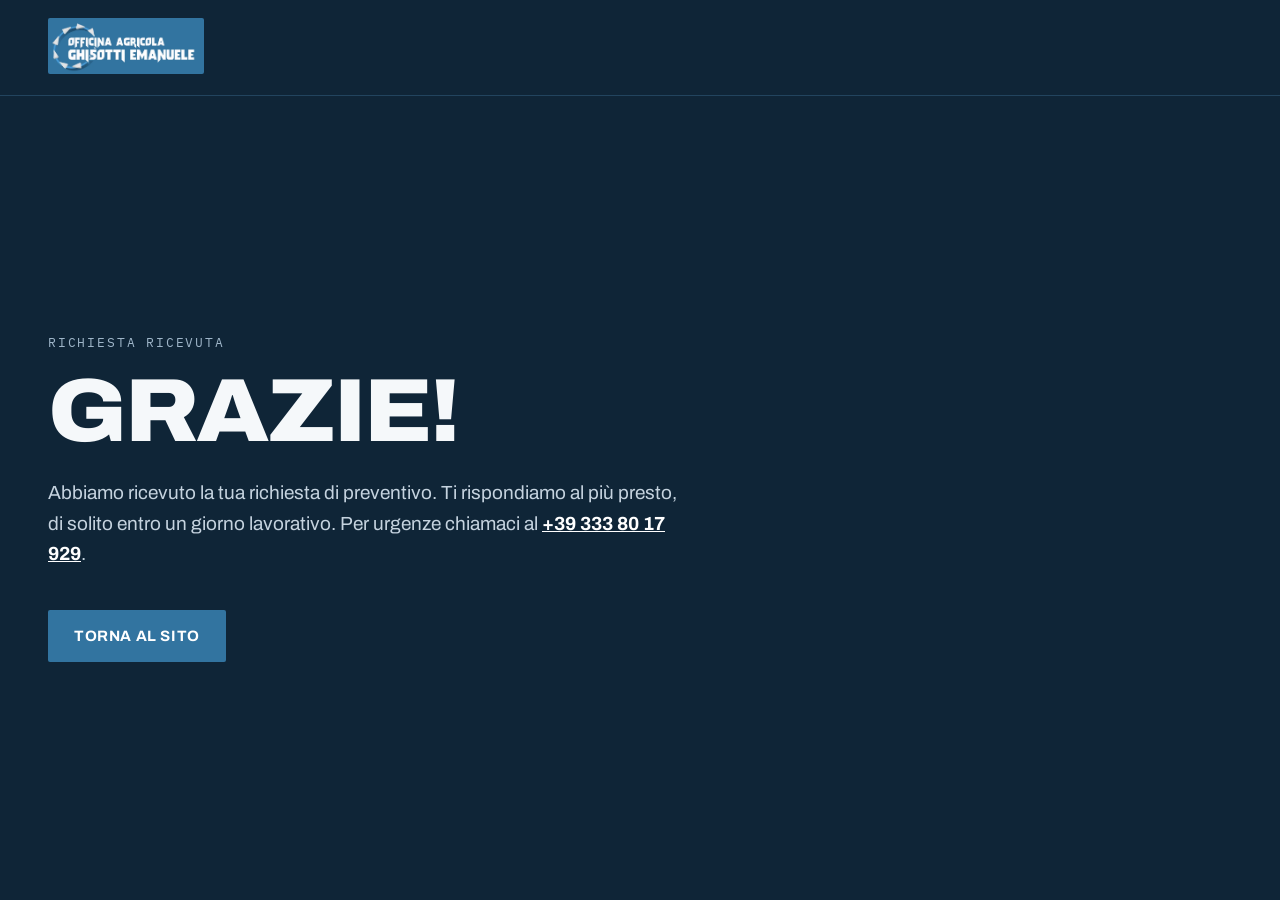
<file: grazie/index.html>
<!doctype html>
<html lang="it">
<head>
<meta charset="utf-8">
<meta name="viewport" content="width=device-width, initial-scale=1">
<title>Richiesta inviata | Officina Ghisotti</title>
<meta name="robots" content="noindex, follow">
<meta name="theme-color" content="#0F2537">
<link rel="icon" type="image/png" sizes="32x32" href="/assets/img/favicon-32.png">
<link rel="stylesheet" href="/assets/css/legal.css?v=42131685">
</head>
<body>
<div style="font-family: 'Archivo', system-ui, sans-serif; color: #F5F8FA; background: #0F2537; min-height: 100vh; display: flex; flex-direction: column">
<header class="wrap" style="width: 100%; padding-top: 18px; padding-bottom: 18px; border-bottom: 1px solid #22445E">
<a href="/" aria-label="Officina Agricola Ghisotti Emanuele, torna alla home" style="display: inline-flex"><img src="/assets/img/logo-officina-ghisotti.webp" width="707" height="254" alt="Logo Officina Agricola Ghisotti Emanuele" style="height: 56px; width: auto; display: block; border-radius: 2px"></a>
</header>
<main class="wrap in1" style="width: 100%; flex: 1; display: flex; flex-direction: column; justify-content: center; padding-top: 64px; padding-bottom: 64px">
<p class="mono" style="margin: 0; font-size: 13px; letter-spacing: .14em; text-transform: uppercase; color: #9FB6C9">Richiesta ricevuta</p>
<h1 class="display" style="font-size: clamp(44px,7vw,96px); margin-top: 18px">Grazie!</h1>
<p style="margin: 24px 0 0; font-size: 19px; line-height: 1.6; color: #C5D3DF; max-width: 640px">Abbiamo ricevuto la tua richiesta di preventivo. Ti rispondiamo al più presto, di solito entro un giorno lavorativo. Per urgenze chiamaci al <a href="tel:+393338017929" style="color: #FFFFFF; font-weight: 700">+39 333 80 17 929</a>.</p>
<p style="margin: 40px 0 0"><a class="btn" href="/">Torna al sito</a></p>
</main>
</div>
</body>
</html>
</file>
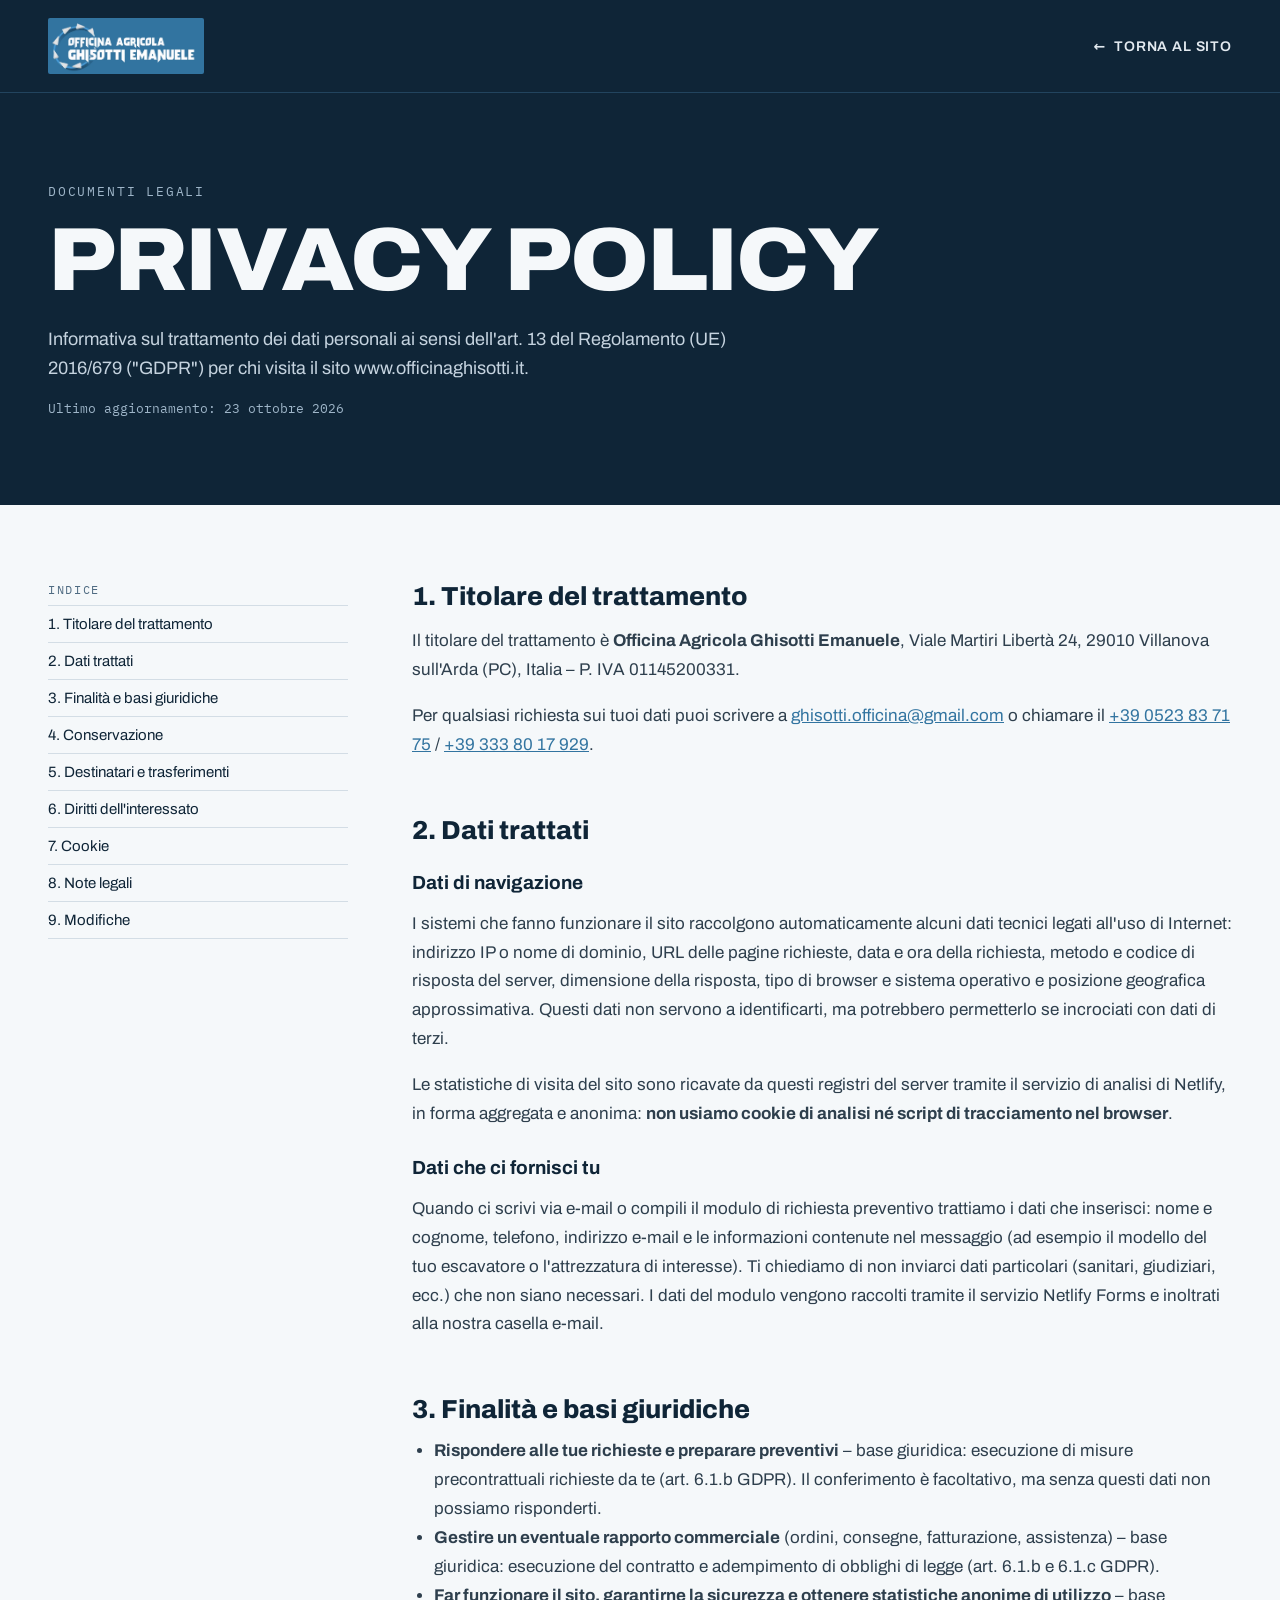
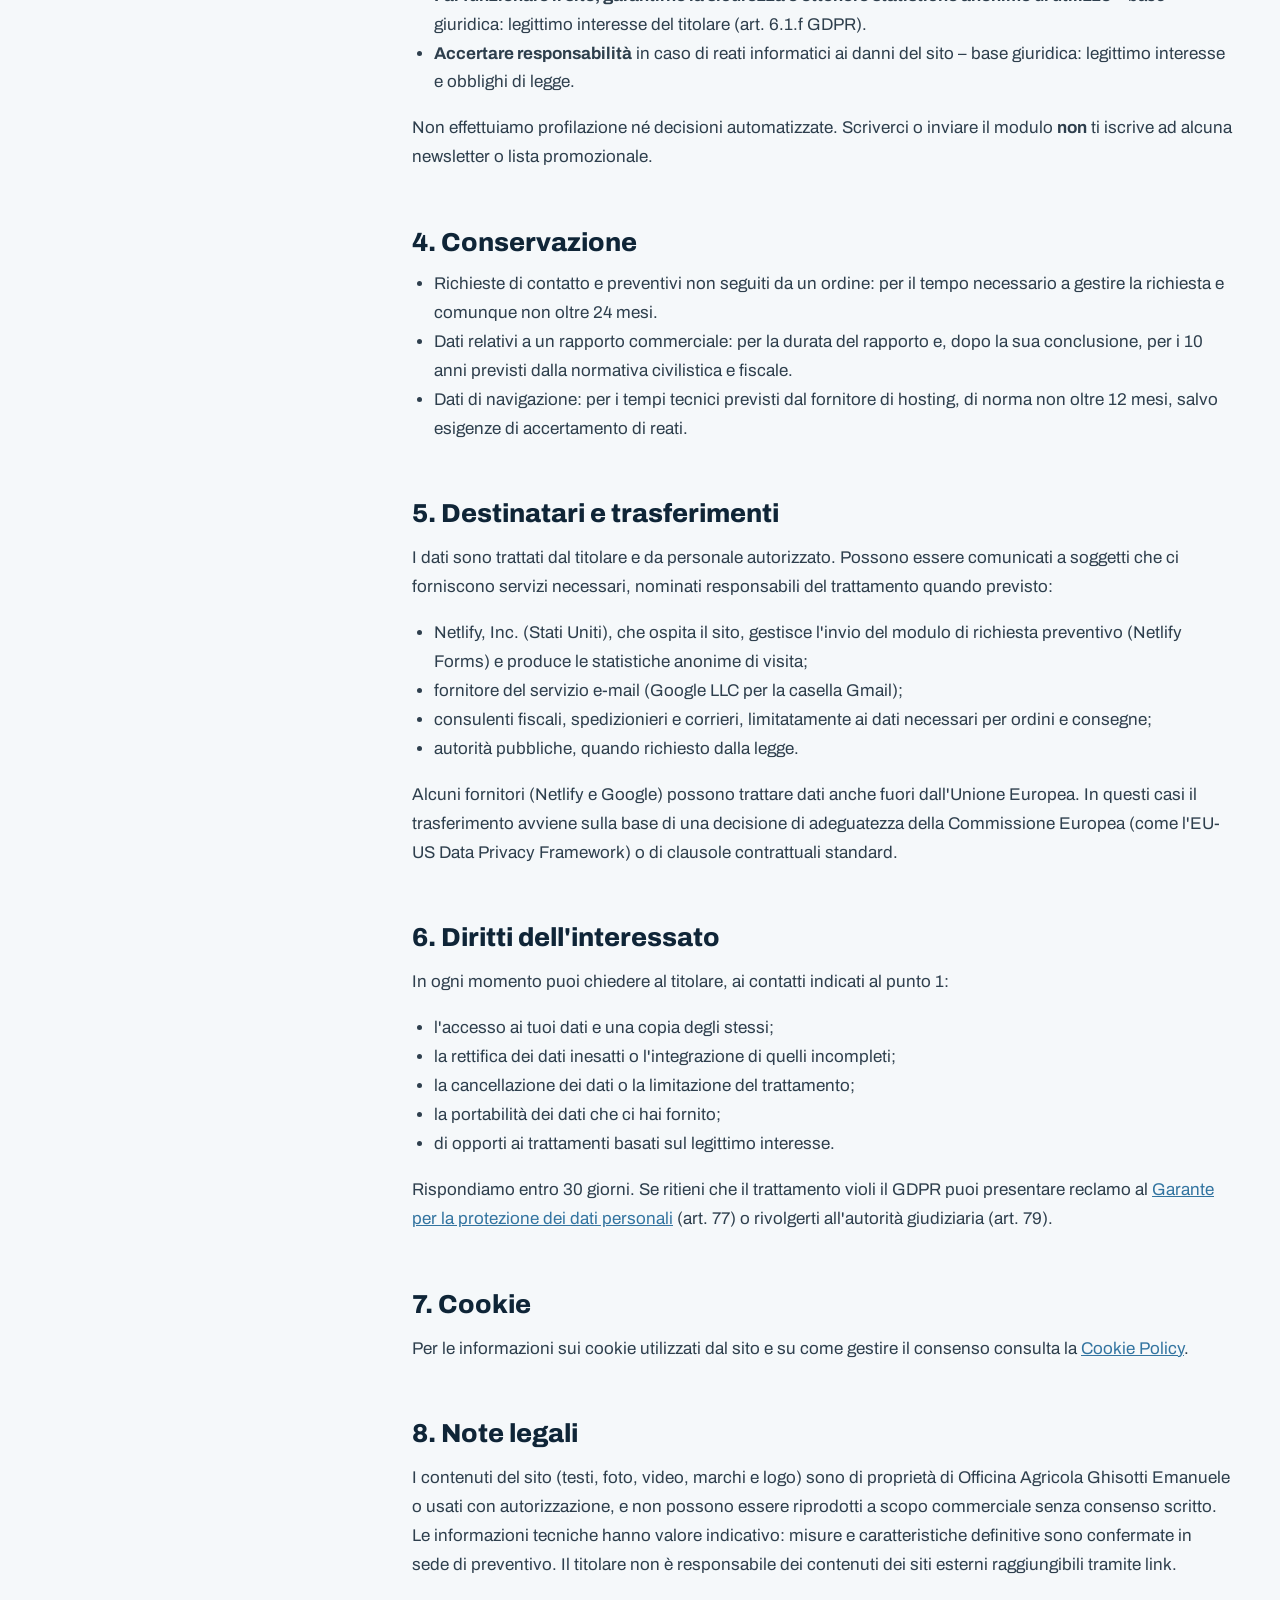
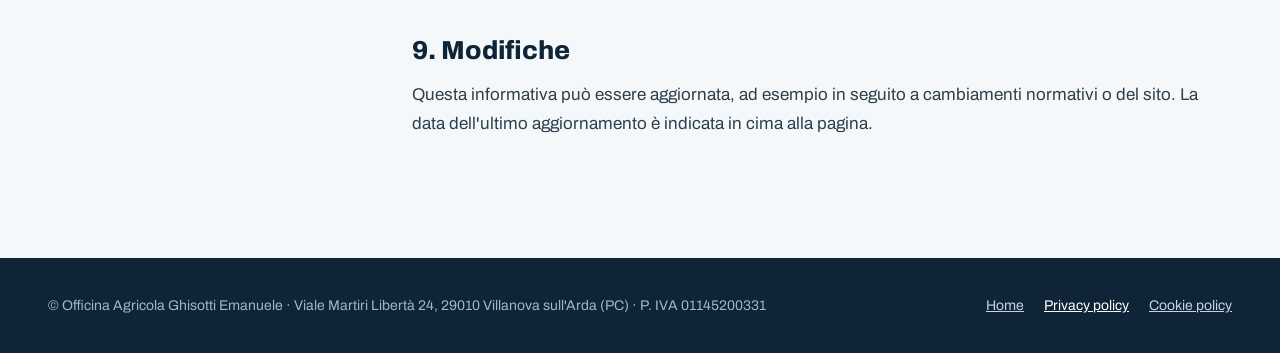
<file: privacy-policy/index.html>
<!doctype html>
<html lang="it">
<head>
<meta charset="utf-8">
<meta name="viewport" content="width=device-width, initial-scale=1">
<title>Privacy Policy | Officina Agricola Ghisotti Emanuele</title>
<meta name="description" content="Informativa privacy di Officina Agricola Ghisotti Emanuele ai sensi dell'art. 13 del Regolamento UE 2016/679 (GDPR): titolare, dati trattati, finalità, basi giuridiche, conservazione e diritti dell'interessato.">
<meta name="robots" content="index, follow">
<link rel="canonical" href="https://www.officinaghisotti.it/privacy-policy/">
<meta property="og:type" content="website">
<meta property="og:site_name" content="Officina Agricola Ghisotti Emanuele">
<meta property="og:locale" content="it_IT">
<meta property="og:title" content="Privacy Policy | Officina Agricola Ghisotti Emanuele">
<meta property="og:description" content="Informativa privacy di Officina Agricola Ghisotti Emanuele ai sensi dell'art. 13 del Regolamento UE 2016/679 (GDPR): titolare, dati trattati, finalità, basi giuridiche, conservazione e diritti dell'interessato.">
<meta property="og:url" content="https://www.officinaghisotti.it/privacy-policy/">
<meta property="og:image" content="https://www.officinaghisotti.it/assets/img/og-officina-ghisotti.jpg">
<meta name="twitter:card" content="summary_large_image">
<meta name="theme-color" content="#0F2537">
<link rel="icon" type="image/png" sizes="32x32" href="/assets/img/favicon-32.png">
<link rel="apple-touch-icon" href="/assets/img/apple-touch-icon.png">
<link rel="preload" href="/assets/fonts/archivo-latin-wdth-normal.woff2" as="font" type="font/woff2" crossorigin>
<link rel="stylesheet" href="/assets/css/legal.css?v=42131685">

</head>
<body id="top">
<div style="font-family: 'Archivo', system-ui, sans-serif; color: #0F2537; background: #F5F8FA">

<header style="background: #0F2537; color: #F5F8FA">
<div class="wrap" style="display: flex; flex-wrap: wrap; justify-content: space-between; align-items: center; gap: 16px; padding-top: 18px; padding-bottom: 18px; border-bottom: 1px solid #22445E">
<a href="/" aria-label="Officina Agricola Ghisotti Emanuele, torna alla home" style="display: flex"><img src="/assets/img/logo-officina-ghisotti.webp" width="707" height="254" loading="eager" fetchpriority="high" decoding="async" alt="Logo Officina Agricola Ghisotti Emanuele" style="height: 56px; width: auto; display: block; border-radius: 2px"></a>
<a class="back" href="/"><span aria-hidden="true">←</span> Torna al sito</a>
</div>
<div class="wrap in1" style="padding-top: clamp(48px,7vw,96px); padding-bottom: clamp(48px,7vw,88px)">
<p class="mono" style="margin: 0; font-size: 13px; letter-spacing: .14em; text-transform: uppercase; color: #9FB6C9">Documenti legali</p>
<h1 class="display" style="font-size: clamp(48px,7vw,104px); margin-top: 18px">Privacy Policy</h1>
<p style="margin: 22px 0 0; font-size: 18px; line-height: 1.6; color: #C5D3DF; max-width: 720px">Informativa sul trattamento dei dati personali ai sensi dell'art. 13 del Regolamento (UE) 2016/679 ("GDPR") per chi visita il sito www.officinaghisotti.it.</p>
<p class="mono" style="margin: 18px 0 0; font-size: 13px; color: #9FB6C9">Ultimo aggiornamento: 23 ottobre 2026</p>
</div>
</header>

<main class="wrap" style="display: flex; flex-wrap: wrap; gap: clamp(32px,5vw,80px); padding-top: clamp(48px,6vw,80px); padding-bottom: clamp(64px,8vw,120px); align-items: flex-start">

<nav class="toc" aria-label="Indice" style="flex: 1 1 240px; max-width: 300px">
<p class="mono" style="margin: 0 0 8px; font-size: 12px; letter-spacing: .14em; color: #4F6B82">INDICE</p>
<a href="#titolare">1. Titolare del trattamento</a>
<a href="#dati">2. Dati trattati</a>
<a href="#finalita">3. Finalità e basi giuridiche</a>
<a href="#conservazione">4. Conservazione</a>
<a href="#destinatari">5. Destinatari e trasferimenti</a>
<a href="#diritti">6. Diritti dell'interessato</a>
<a href="#cookie">7. Cookie</a>
<a href="#note">8. Note legali</a>
<a href="#modifiche" style="border-bottom: 1px solid #D3DDE5">9. Modifiche</a>
</nav>

<article class="legal" style="flex: 999 1 560px; min-width: 0; max-width: 820px">

<h2 id="titolare" style="margin-top: 0">1. Titolare del trattamento</h2>
<p>Il titolare del trattamento è <strong>Officina Agricola Ghisotti Emanuele</strong>, Viale Martiri Libertà 24, 29010 Villanova sull'Arda (PC), Italia – P. IVA 01145200331.</p>
<p>Per qualsiasi richiesta sui tuoi dati puoi scrivere a <a href="mailto:ghisotti.officina@gmail.com">ghisotti.officina@gmail.com</a> o chiamare il <a href="tel:+390523837175">+39 0523 83 71 75</a> / <a href="tel:+393338017929">+39 333 80 17 929</a>.</p>

<h2 id="dati">2. Dati trattati</h2>
<h3>Dati di navigazione</h3>
<p>I sistemi che fanno funzionare il sito raccolgono automaticamente alcuni dati tecnici legati all'uso di Internet: indirizzo IP o nome di dominio, URL delle pagine richieste, data e ora della richiesta, metodo e codice di risposta del server, dimensione della risposta, tipo di browser e sistema operativo e posizione geografica approssimativa. Questi dati non servono a identificarti, ma potrebbero permetterlo se incrociati con dati di terzi.</p>
<p>Le statistiche di visita del sito sono ricavate da questi registri del server tramite il servizio di analisi di Netlify, in forma aggregata e anonima: <strong>non usiamo cookie di analisi né script di tracciamento nel browser</strong>.</p>
<h3>Dati che ci fornisci tu</h3>
<p>Quando ci scrivi via e-mail o compili il modulo di richiesta preventivo trattiamo i dati che inserisci: nome e cognome, telefono, indirizzo e-mail e le informazioni contenute nel messaggio (ad esempio il modello del tuo escavatore o l'attrezzatura di interesse). Ti chiediamo di non inviarci dati particolari (sanitari, giudiziari, ecc.) che non siano necessari. I dati del modulo vengono raccolti tramite il servizio Netlify Forms e inoltrati alla nostra casella e-mail.</p>

<h2 id="finalita">3. Finalità e basi giuridiche</h2>
<ul>
<li><strong>Rispondere alle tue richieste e preparare preventivi</strong> – base giuridica: esecuzione di misure precontrattuali richieste da te (art. 6.1.b GDPR). Il conferimento è facoltativo, ma senza questi dati non possiamo risponderti.</li>
<li><strong>Gestire un eventuale rapporto commerciale</strong> (ordini, consegne, fatturazione, assistenza) – base giuridica: esecuzione del contratto e adempimento di obblighi di legge (art. 6.1.b e 6.1.c GDPR).</li>
<li><strong>Far funzionare il sito, garantirne la sicurezza e ottenere statistiche anonime di utilizzo</strong> – base giuridica: legittimo interesse del titolare (art. 6.1.f GDPR).</li>
<li><strong>Accertare responsabilità</strong> in caso di reati informatici ai danni del sito – base giuridica: legittimo interesse e obblighi di legge.</li>
</ul>
<p>Non effettuiamo profilazione né decisioni automatizzate. Scriverci o inviare il modulo <strong>non</strong> ti iscrive ad alcuna newsletter o lista promozionale.</p>

<h2 id="conservazione">4. Conservazione</h2>
<ul>
<li>Richieste di contatto e preventivi non seguiti da un ordine: per il tempo necessario a gestire la richiesta e comunque non oltre 24 mesi.</li>
<li>Dati relativi a un rapporto commerciale: per la durata del rapporto e, dopo la sua conclusione, per i 10 anni previsti dalla normativa civilistica e fiscale.</li>
<li>Dati di navigazione: per i tempi tecnici previsti dal fornitore di hosting, di norma non oltre 12 mesi, salvo esigenze di accertamento di reati.</li>
</ul>

<h2 id="destinatari">5. Destinatari e trasferimenti</h2>
<p>I dati sono trattati dal titolare e da personale autorizzato. Possono essere comunicati a soggetti che ci forniscono servizi necessari, nominati responsabili del trattamento quando previsto:</p>
<ul>
<li>Netlify, Inc. (Stati Uniti), che ospita il sito, gestisce l'invio del modulo di richiesta preventivo (Netlify Forms) e produce le statistiche anonime di visita;</li>
<li>fornitore del servizio e-mail (Google LLC per la casella Gmail);</li>
<li>consulenti fiscali, spedizionieri e corrieri, limitatamente ai dati necessari per ordini e consegne;</li>
<li>autorità pubbliche, quando richiesto dalla legge.</li>
</ul>
<p>Alcuni fornitori (Netlify e Google) possono trattare dati anche fuori dall'Unione Europea. In questi casi il trasferimento avviene sulla base di una decisione di adeguatezza della Commissione Europea (come l'EU-US Data Privacy Framework) o di clausole contrattuali standard.</p>

<h2 id="diritti">6. Diritti dell'interessato</h2>
<p>In ogni momento puoi chiedere al titolare, ai contatti indicati al punto 1:</p>
<ul>
<li>l'accesso ai tuoi dati e una copia degli stessi;</li>
<li>la rettifica dei dati inesatti o l'integrazione di quelli incompleti;</li>
<li>la cancellazione dei dati o la limitazione del trattamento;</li>
<li>la portabilità dei dati che ci hai fornito;</li>
<li>di opporti ai trattamenti basati sul legittimo interesse.</li>
</ul>
<p>Rispondiamo entro 30 giorni. Se ritieni che il trattamento violi il GDPR puoi presentare reclamo al <a href="https://www.garanteprivacy.it">Garante per la protezione dei dati personali</a> (art. 77) o rivolgerti all'autorità giudiziaria (art. 79).</p>

<h2 id="cookie">7. Cookie</h2>
<p>Per le informazioni sui cookie utilizzati dal sito e su come gestire il consenso consulta la <a href="/cookie-policy/">Cookie Policy</a>.</p>

<h2 id="note">8. Note legali</h2>
<p>I contenuti del sito (testi, foto, video, marchi e logo) sono di proprietà di Officina Agricola Ghisotti Emanuele o usati con autorizzazione, e non possono essere riprodotti a scopo commerciale senza consenso scritto. Le informazioni tecniche hanno valore indicativo: misure e caratteristiche definitive sono confermate in sede di preventivo. Il titolare non è responsabile dei contenuti dei siti esterni raggiungibili tramite link.</p>

<h2 id="modifiche">9. Modifiche</h2>
<p>Questa informativa può essere aggiornata, ad esempio in seguito a cambiamenti normativi o del sito. La data dell'ultimo aggiornamento è indicata in cima alla pagina.</p>

</article>
</main>

<footer style="background: #0F2537; color: #9FB6C9; padding: 40px 0">
<div class="wrap" style="display: flex; flex-wrap: wrap; justify-content: space-between; gap: 16px; font-size: 14px">
<p style="margin: 0">© Officina Agricola Ghisotti Emanuele · Viale Martiri Libertà 24, 29010 Villanova sull'Arda (PC) · P. IVA 01145200331</p>
<p style="margin: 0; display: flex; gap: 20px"><a href="/" style="color: #C5D3DF">Home</a><a href="/privacy-policy/" aria-current="page" style="color: #FFFFFF">Privacy policy</a><a href="/cookie-policy/" style="color: #C5D3DF">Cookie policy</a></p>
</div>
</footer>

</div>
<script src="/assets/js/site.js?v=a0f78faa" defer></script>
</body>
</html>
</file>
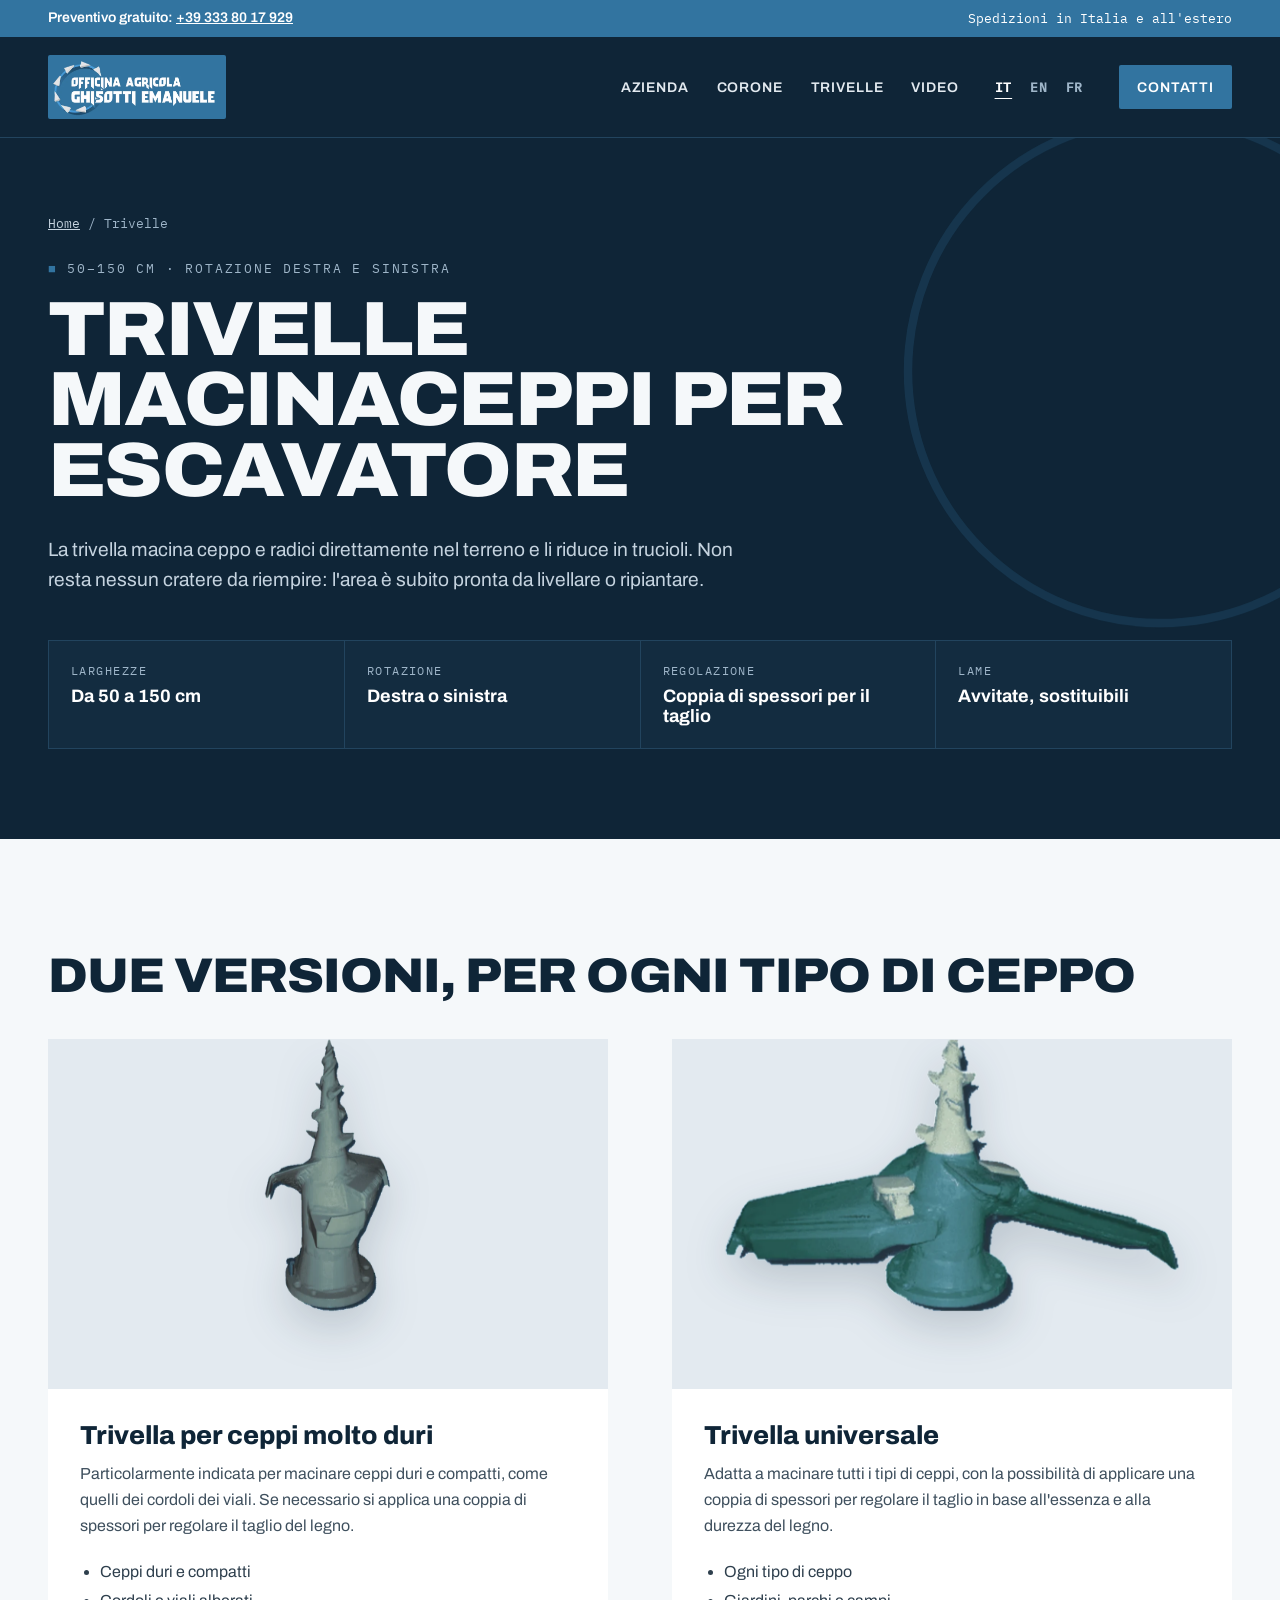
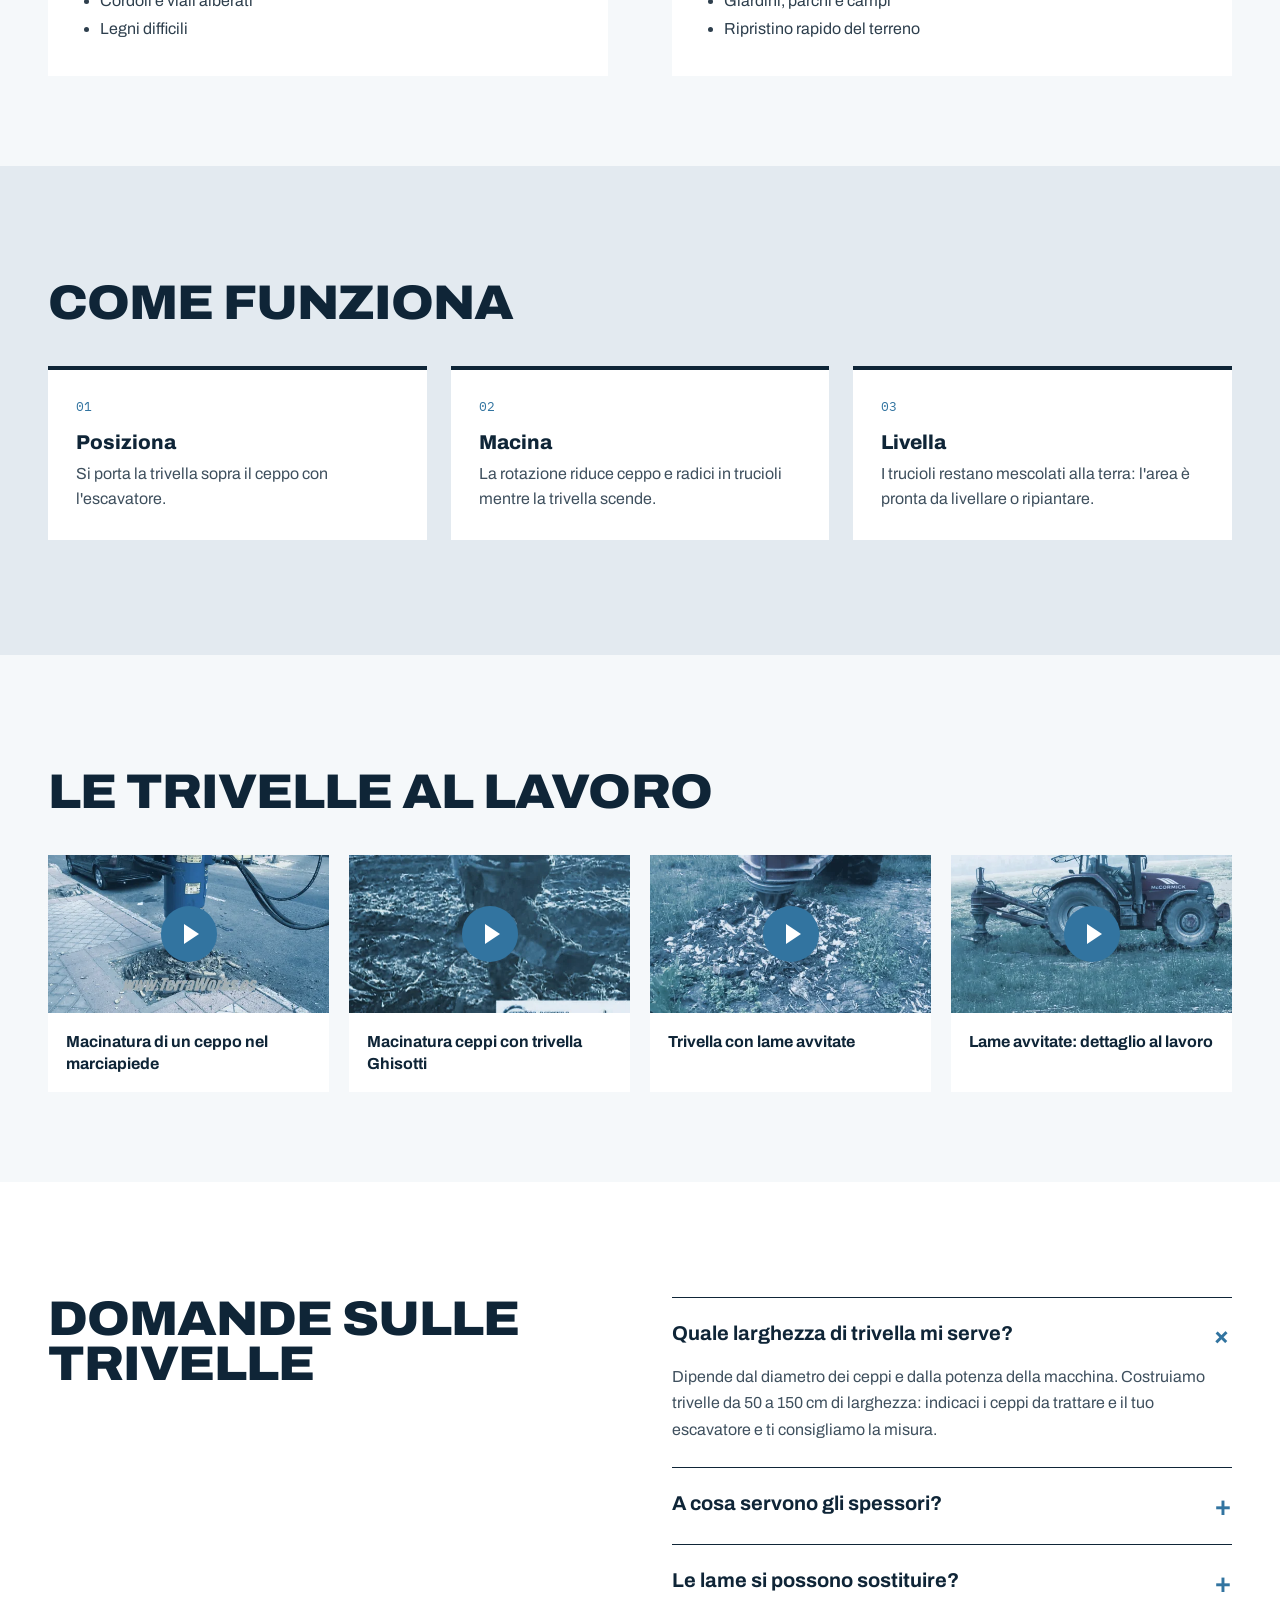
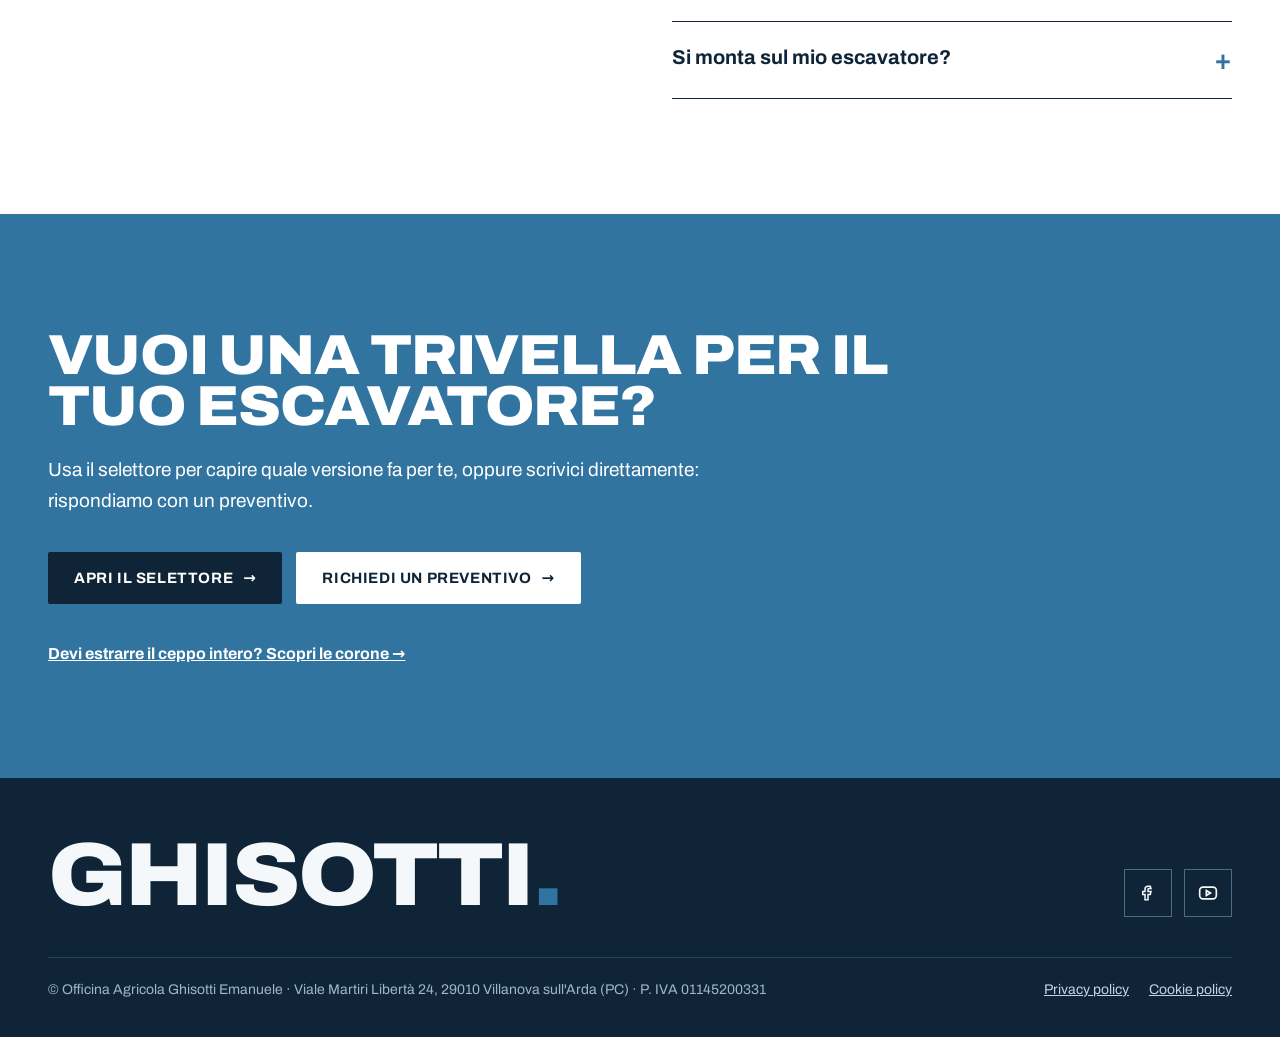
<file: trivelle/index.html>
<!doctype html>
<html lang="it">
<head>
<meta charset="utf-8">
<meta name="viewport" content="width=device-width, initial-scale=1">
<title>Trivelle macinaceppi per escavatore 50–150 cm | Officina Ghisotti</title>
<meta name="description" content="Trivelle macinaceppi Ghisotti per escavatore: larghezze da 50 a 150 cm, rotazione destra o sinistra, lame avvitate e spessori per regolare il taglio. Macinano ceppo e radici direttamente nel terreno.">
<meta name="robots" content="index, follow">
<link rel="canonical" href="https://www.officinaghisotti.it/trivelle/">
<link rel="alternate" hreflang="it" href="https://www.officinaghisotti.it/trivelle/">
<link rel="alternate" hreflang="en" href="https://www.officinaghisotti.it/en/augers/">
<link rel="alternate" hreflang="fr" href="https://www.officinaghisotti.it/fr/tarieres/">
<link rel="alternate" hreflang="x-default" href="https://www.officinaghisotti.it/trivelle/">
<meta property="og:type" content="product">
<meta property="og:site_name" content="Officina Agricola Ghisotti Emanuele">
<meta property="og:locale" content="it_IT">
<meta property="og:title" content="Trivelle macinaceppi per escavatore 50–150 cm | Officina Ghisotti">
<meta property="og:description" content="Trivelle macinaceppi Ghisotti per escavatore: larghezze da 50 a 150 cm, rotazione destra o sinistra, lame avvitate e spessori per regolare il taglio. Macinano ceppo e radici direttamente nel terreno.">
<meta property="og:url" content="https://www.officinaghisotti.it/trivelle/">
<meta property="og:image" content="https://www.officinaghisotti.it/assets/img/trivella-ceppi-duri-blu.webp">
<meta name="twitter:card" content="summary_large_image">
<meta name="theme-color" content="#0F2537">
<link rel="icon" type="image/png" sizes="32x32" href="/assets/img/favicon-32.png">
<link rel="apple-touch-icon" href="/assets/img/apple-touch-icon.png">
<link rel="preload" href="/assets/fonts/archivo-latin-wdth-normal.woff2" as="font" type="font/woff2" crossorigin>
<link rel="stylesheet" href="/assets/css/site.css?v=f8375469">
<script type="application/ld+json">{"@context": "https://schema.org", "@graph": [{"@type": "Product", "name": "Trivella macinaceppi Ghisotti", "description": "Trivelle macinaceppi Ghisotti per escavatore: larghezze da 50 a 150 cm, rotazione destra o sinistra, lame avvitate e spessori per regolare il taglio. Macinano ceppo e radici direttamente nel terreno.", "image": ["https://www.officinaghisotti.it/assets/img/trivella-ceppi-duri-blu.webp", "https://www.officinaghisotti.it/assets/img/trivella-universale-blu.webp"], "brand": {"@type": "Brand", "name": "Officina Agricola Ghisotti Emanuele"}, "manufacturer": {"@id": "https://www.officinaghisotti.it/#org"}, "additionalProperty": [{"@type": "PropertyValue", "name": "Larghezze", "value": "Da 50 a 150 cm"}, {"@type": "PropertyValue", "name": "Rotazione", "value": "Destra o sinistra"}, {"@type": "PropertyValue", "name": "Regolazione", "value": "Coppia di spessori per il taglio"}, {"@type": "PropertyValue", "name": "Lame", "value": "Avvitate, sostituibili"}]}, {"@type": "BreadcrumbList", "itemListElement": [{"@type": "ListItem", "position": 1, "name": "Home", "item": "https://www.officinaghisotti.it/"}, {"@type": "ListItem", "position": 2, "name": "Trivelle", "item": "https://www.officinaghisotti.it/trivelle/"}]}, {"@type": "FAQPage", "mainEntity": [{"@type": "Question", "name": "Quale larghezza di trivella mi serve?", "acceptedAnswer": {"@type": "Answer", "text": "Dipende dal diametro dei ceppi e dalla potenza della macchina. Costruiamo trivelle da 50 a 150 cm di larghezza: indicaci i ceppi da trattare e il tuo escavatore e ti consigliamo la misura."}}, {"@type": "Question", "name": "A cosa servono gli spessori?", "acceptedAnswer": {"@type": "Answer", "text": "Una coppia di spessori permette di regolare quanto legno la trivella asporta a ogni giro, adattando il taglio alla durezza del ceppo."}}, {"@type": "Question", "name": "Le lame si possono sostituire?", "acceptedAnswer": {"@type": "Answer", "text": "Sì: le lame sono avvitate, quindi si sostituiscono quando sono usurate senza cambiare l'intera trivella."}}, {"@type": "Question", "name": "Si monta sul mio escavatore?", "acceptedAnswer": {"@type": "Answer", "text": "Le trivelle si montano sull'escavatore tramite motore idraulico. Scrivici marca, modello e peso della macchina: verifichiamo noi la compatibilità prima del preventivo."}}]}]}</script>
</head>
<body id="top">
<div style="font-family: 'Archivo', system-ui, sans-serif; color: #0F2537; background: #F5F8FA; overflow-x: hidden">

<div class="site-head" id="site-head">
<div style="background: #3274A0; color: #FFFFFF; font-size: 14px">
<div class="wrap" style="display: flex; flex-wrap: wrap; justify-content: space-between; gap: 8px; padding-top: 10px; padding-bottom: 10px">
<p style="margin: 0; font-weight: 600">Preventivo gratuito: <a href="tel:+393338017929" style="color: #FFFFFF">+39 333 80 17 929</a></p>
<p class="mono" style="margin: 0; font-size: 13px">Spedizioni in Italia e all'estero</p>
</div>
</div>

<div class="site-nav">
<div class="wrap" style="display: flex; flex-wrap: wrap; justify-content: space-between; align-items: center; gap: 16px; padding-top: 18px; padding-bottom: 18px; border-bottom: 1px solid #22445E; position: relative; z-index: 2">
<a href="/" aria-label="Officina Agricola Ghisotti Emanuele, torna all'inizio" style="display: flex; align-items: center">
<img src="/assets/img/logo-officina-ghisotti.webp" width="707" height="254" loading="eager" fetchpriority="high" decoding="async" alt="Logo Officina Agricola Ghisotti Emanuele" style="height: 64px; width: auto; display: block; border-radius: 2px">
</a>
<button type="button" class="menu-btn" aria-expanded="false" aria-controls="menu" aria-label="Apri il menu"><svg width="22" height="22" viewBox="0 0 24 24" aria-hidden="true"><path d="M3 6h18M3 12h18M3 18h18" stroke="currentColor" stroke-width="2"></path></svg></button>
<nav id="menu" class="nav" aria-label="Menu principale">
<a href="/#chi-siamo">Azienda</a>
<a href="/corone/">Corone</a>
<a href="/trivelle/" aria-current="page">Trivelle</a>
<a href="/#video">Video</a>
<div class="lang" aria-label="Lingua"><a href="/trivelle/" hreflang="it" aria-current="page">IT</a><a href="/en/augers/" hreflang="en" lang="en">EN</a><a href="/fr/tarieres/" hreflang="fr" lang="fr">FR</a></div>
<a href="/#contatti" class="btn" style="background: #3274A0; color: #FFFFFF; min-height: 44px; padding: 0 18px">Contatti</a>
</nav>
</div>
</div>
</div>
<div class="head-spacer" aria-hidden="true"></div>

<header style="background: #0F2537; color: #F5F8FA; position: relative; overflow: hidden">
<svg class="deco-ring" data-parallax="0.18" viewBox="0 0 400 400" aria-hidden="true" style="right: -160px; top: -40px; width: 560px; height: 560px; opacity: .22"><circle cx="200" cy="200" r="180" fill="none" stroke="#3274A0" stroke-width="6"></circle></svg>
<div class="wrap" style="position: relative; padding-top: clamp(40px,6vw,80px); padding-bottom: clamp(56px,7vw,96px)">
<nav aria-label="Breadcrumb"><p class="crumbs in6"><a href="/">Home</a> / <span aria-current="page">Trivelle</span></p></nav>
<p class="eyebrow in6" style="color: #9FB6C9; margin-top: 28px"><span style="color: #3274A0">■</span>  50–150 cm · rotazione destra e sinistra</p>
<h1 class="display in1" style="font-size: clamp(40px,6vw,92px); margin-top: 18px; max-width: 1000px">Trivelle macinaceppi per escavatore</h1>
<p class="in4" style="font-size: clamp(17px,1.5vw,20px); line-height: 1.6; color: #C5D3DF; max-width: 720px; margin: 28px 0 0">La trivella macina ceppo e radici direttamente nel terreno e li riduce in trucioli. Non resta nessun cratere da riempire: l'area è subito pronta da livellare o ripiantare.</p>
<dl class="specs in5" style="margin: 44px 0 0"><div><dt>Larghezze</dt><dd>Da 50 a 150 cm</dd></div><div><dt>Rotazione</dt><dd>Destra o sinistra</dd></div><div><dt>Regolazione</dt><dd>Coppia di spessori per il taglio</dd></div><div><dt>Lame</dt><dd>Avvitate, sostituibili</dd></div></dl>
</div>
</header>

<main>
<section class="wrap" style="padding-top: clamp(72px,9vw,120px); padding-bottom: clamp(56px,7vw,96px)">
<h2 class="display rvx" style="font-size: clamp(30px,3.8vw,52px)">Due versioni, per ogni tipo di ceppo</h2>
<div class="grid2" style="margin-top: 40px; align-items: stretch">
<article class="card rv" style="background: #FFFFFF; display: flex; flex-direction: column">
<div style="aspect-ratio: 16/10; background: #E3EAF0; display: flex; align-items: center; justify-content: center; padding: clamp(20px,3vw,40px); overflow: hidden">
<img class="pimg" data-parallax="0.05" data-parallax-prop="translate" src="/assets/img/trivella-ceppi-duri-blu.webp" width="332" height="712" loading="lazy" decoding="async" alt="Trivella macinaceppi Ghisotti per ceppi molto duri" style="max-width: 100%; max-height: 100%; width: auto; height: auto; display: block; object-fit: contain">
</div>
<div style="padding: 32px; flex: 1">
<h3 style="font-size: 26px; font-weight: 800; margin: 0 0 12px">Trivella per ceppi molto duri</h3>
<p style="margin: 0; line-height: 1.65; color: #3F505E">Particolarmente indicata per macinare ceppi duri e compatti, come quelli dei cordoli dei viali. Se necessario si applica una coppia di spessori per regolare il taglio del legno.</p>
<ul style="margin: 18px 0 0; padding-left: 20px; line-height: 1.8; color: #2E3F4D"><li>Ceppi duri e compatti</li><li>Cordoli e viali alberati</li><li>Legni difficili</li></ul>
</div>
</article>
<article class="card rv" style="background: #FFFFFF; display: flex; flex-direction: column">
<div style="aspect-ratio: 16/10; background: #E3EAF0; display: flex; align-items: center; justify-content: center; padding: clamp(20px,3vw,40px); overflow: hidden">
<img class="pimg" data-parallax="0.05" data-parallax-prop="translate" src="/assets/img/trivella-universale-blu.webp" width="954" height="572" loading="lazy" decoding="async" alt="Trivella macinaceppi Ghisotti universale" style="max-width: 100%; max-height: 100%; width: auto; height: auto; display: block; object-fit: contain">
</div>
<div style="padding: 32px; flex: 1">
<h3 style="font-size: 26px; font-weight: 800; margin: 0 0 12px">Trivella universale</h3>
<p style="margin: 0; line-height: 1.65; color: #3F505E">Adatta a macinare tutti i tipi di ceppi, con la possibilità di applicare una coppia di spessori per regolare il taglio in base all'essenza e alla durezza del legno.</p>
<ul style="margin: 18px 0 0; padding-left: 20px; line-height: 1.8; color: #2E3F4D"><li>Ogni tipo di ceppo</li><li>Giardini, parchi e campi</li><li>Ripristino rapido del terreno</li></ul>
</div>
</article>
</div>
</section>

<section style="background: #E3EAF0; padding: clamp(72px,9vw,120px) 0">
<div class="wrap">
<h2 class="display rvx" style="font-size: clamp(30px,3.8vw,52px)">Come funziona</h2>
<ol class="steps rv" style="margin-top: 40px"><li><h3>Posiziona</h3><p>Si porta la trivella sopra il ceppo con l'escavatore.</p></li><li><h3>Macina</h3><p>La rotazione riduce ceppo e radici in trucioli mentre la trivella scende.</p></li><li><h3>Livella</h3><p>I trucioli restano mescolati alla terra: l'area è pronta da livellare o ripiantare.</p></li></ol>
</div>
</section>

<section class="wrap" style="padding-top: clamp(72px,9vw,120px); padding-bottom: clamp(56px,7vw,96px)">
<h2 class="display rvx" style="font-size: clamp(30px,3.8vw,52px)">Le trivelle al lavoro</h2>
<div class="grid4" style="margin-top: 40px">
<a class="card rv" data-vimeo="190219845" href="https://vimeo.com/190219845" style="text-decoration: none; color: #0F2537; background: #FFFFFF; display: block">
<div style="aspect-ratio: 16/9; background: #173248; position: relative; overflow: hidden; display: flex; align-items: center; justify-content: center"><img src="/assets/img/video-macinatura-vimeo.webp" width="549" height="304" loading="lazy" decoding="async" alt="" style="position: absolute; inset: 0; width: 100%; height: 100%; object-fit: cover"><svg width="56" height="56" viewBox="0 0 56 56" aria-hidden="true" style="position: relative"><circle cx="28" cy="28" r="28" fill="#3274A0"></circle><path d="M23 18 L38 28 L23 38 Z" fill="#FFFFFF"></path></svg></div>
<p style="padding: 18px; margin: 0; font-weight: 700; line-height: 1.35">Macinatura di un ceppo nel marciapiede</p>
</a>
<a class="card rv" data-yt="yg7fBFb25rY" href="https://www.youtube.com/watch?v=yg7fBFb25rY" style="text-decoration: none; color: #0F2537; background: #FFFFFF; display: block">
<div style="aspect-ratio: 16/9; background: #0F2537; position: relative; overflow: hidden; display: flex; align-items: center; justify-content: center"><img src="/assets/img/video-macinatura-ceppi.webp" width="549" height="304" loading="lazy" decoding="async" alt="" style="position: absolute; inset: 0; width: 100%; height: 100%; object-fit: cover"><svg width="56" height="56" viewBox="0 0 56 56" aria-hidden="true" style="position: relative"><circle cx="28" cy="28" r="28" fill="#3274A0"></circle><path d="M23 18 L38 28 L23 38 Z" fill="#FFFFFF"></path></svg></div>
<p style="padding: 18px; margin: 0; font-weight: 700; line-height: 1.35">Macinatura ceppi con trivella Ghisotti</p>
</a>
<a class="card rv" data-yt="FBsfpej0XLs" href="https://www.youtube.com/watch?v=FBsfpej0XLs" style="text-decoration: none; color: #0F2537; background: #FFFFFF; display: block">
<div style="aspect-ratio: 16/9; background: #173248; position: relative; overflow: hidden; display: flex; align-items: center; justify-content: center"><img src="/assets/img/video-trivella-lame-avvitate-1.webp" width="549" height="305" loading="lazy" decoding="async" alt="" style="position: absolute; inset: 0; width: 100%; height: 100%; object-fit: cover"><svg width="56" height="56" viewBox="0 0 56 56" aria-hidden="true" style="position: relative"><circle cx="28" cy="28" r="28" fill="#3274A0"></circle><path d="M23 18 L38 28 L23 38 Z" fill="#FFFFFF"></path></svg></div>
<p style="padding: 18px; margin: 0; font-weight: 700; line-height: 1.35">Trivella con lame avvitate</p>
</a>
<a class="card rv" data-yt="N4jRROIOsd8" href="https://www.youtube.com/watch?v=N4jRROIOsd8" style="text-decoration: none; color: #0F2537; background: #FFFFFF; display: block">
<div style="aspect-ratio: 16/9; background: #0F2537; position: relative; overflow: hidden; display: flex; align-items: center; justify-content: center"><img src="/assets/img/video-trivella-lame-avvitate-2.webp" width="549" height="305" loading="lazy" decoding="async" alt="" style="position: absolute; inset: 0; width: 100%; height: 100%; object-fit: cover"><svg width="56" height="56" viewBox="0 0 56 56" aria-hidden="true" style="position: relative"><circle cx="28" cy="28" r="28" fill="#3274A0"></circle><path d="M23 18 L38 28 L23 38 Z" fill="#FFFFFF"></path></svg></div>
<p style="padding: 18px; margin: 0; font-weight: 700; line-height: 1.35">Lame avvitate: dettaglio al lavoro</p>
</a>
</div>
</section>

<section style="background: #FFFFFF; padding: clamp(72px,9vw,120px) 0">
<div class="wrap grid2" style="align-items: start">
<h2 class="display rvx" style="font-size: clamp(30px,3.8vw,52px)">Domande sulle trivelle</h2>
<div class="rv" style="display: flex; flex-direction: column">
<details style="border-top: 1.5px solid #0F2537; padding: 24px 0" open="">
<summary style="display: flex; justify-content: space-between; gap: 16px; font-size: 20px; font-weight: 700">Quale larghezza di trivella mi serve?<span class="plus" aria-hidden="true" style="color: #3274A0; font-size: 28px; line-height: 1">+</span></summary>
<p style="margin: 14px 0 0; line-height: 1.65; color: #3F505E">Dipende dal diametro dei ceppi e dalla potenza della macchina. Costruiamo trivelle da 50 a 150 cm di larghezza: indicaci i ceppi da trattare e il tuo escavatore e ti consigliamo la misura.</p>
</details>
<details style="border-top: 1.5px solid #0F2537; padding: 24px 0">
<summary style="display: flex; justify-content: space-between; gap: 16px; font-size: 20px; font-weight: 700">A cosa servono gli spessori?<span class="plus" aria-hidden="true" style="color: #3274A0; font-size: 28px; line-height: 1">+</span></summary>
<p style="margin: 14px 0 0; line-height: 1.65; color: #3F505E">Una coppia di spessori permette di regolare quanto legno la trivella asporta a ogni giro, adattando il taglio alla durezza del ceppo.</p>
</details>
<details style="border-top: 1.5px solid #0F2537; padding: 24px 0">
<summary style="display: flex; justify-content: space-between; gap: 16px; font-size: 20px; font-weight: 700">Le lame si possono sostituire?<span class="plus" aria-hidden="true" style="color: #3274A0; font-size: 28px; line-height: 1">+</span></summary>
<p style="margin: 14px 0 0; line-height: 1.65; color: #3F505E">Sì: le lame sono avvitate, quindi si sostituiscono quando sono usurate senza cambiare l'intera trivella.</p>
</details>
<details style="border-top: 1.5px solid #0F2537; border-bottom: 1.5px solid #0F2537; padding: 24px 0">
<summary style="display: flex; justify-content: space-between; gap: 16px; font-size: 20px; font-weight: 700">Si monta sul mio escavatore?<span class="plus" aria-hidden="true" style="color: #3274A0; font-size: 28px; line-height: 1">+</span></summary>
<p style="margin: 14px 0 0; line-height: 1.65; color: #3F505E">Le trivelle si montano sull'escavatore tramite motore idraulico. Scrivici marca, modello e peso della macchina: verifichiamo noi la compatibilità prima del preventivo.</p>
</details>
</div>
</div>
</section>

<section style="background: #3274A0; color: #FFFFFF; padding: clamp(72px,9vw,120px) 0">
<div class="wrap">
<h2 class="display rvx" style="font-size: clamp(32px,4.4vw,64px); max-width: 960px">Vuoi una trivella per il tuo escavatore?</h2>
<p class="rv" style="margin: 22px 0 0; font-size: 19px; line-height: 1.6; max-width: 720px">Usa il selettore per capire quale versione fa per te, oppure scrivici direttamente: rispondiamo con un preventivo.</p>
<div class="rv" style="display: flex; flex-wrap: wrap; gap: 14px; margin-top: 36px">
<a class="btn" href="/#scegli" style="background: #0F2537; color: #FFFFFF">Apri il selettore <span aria-hidden="true">→</span></a>
<a class="btn" href="/#contatti" style="background: #FFFFFF; color: #0F2537">Richiedi un preventivo <span aria-hidden="true">→</span></a>
</div>
<p class="rv" style="margin: 40px 0 0"><a href="/corone/" style="color: #FFFFFF; font-weight: 700">Devi estrarre il ceppo intero? Scopri le corone →</a></p>
</div>
</section>
</main>

<footer style="background: #0F2537; color: #9FB6C9; padding: 56px 0 40px">
<div class="wrap">
<div style="display: flex; flex-wrap: wrap; justify-content: space-between; gap: 32px; align-items: end">
<p class="display" style="font-size: clamp(40px,7vw,96px); color: #F5F8FA; margin: 0">Ghisotti<span style="color: #3274A0">.</span></p>
<div style="display: flex; gap: 12px">
<a href="https://www.facebook.com/manuel.ghisotti" aria-label="Facebook" style="width: 48px; height: 48px; border: 1px solid #4F6B82; display: flex; align-items: center; justify-content: center; color: #F5F8FA"><svg width="18" height="18" viewBox="0 0 24 24" fill="none" stroke="currentColor" stroke-width="2" aria-hidden="true"><path d="M15 3h-3a4 4 0 0 0-4 4v3H5v4h3v7h4v-7h3l1-4h-4V7a1 1 0 0 1 1-1h3z"></path></svg></a>
<a href="https://www.youtube.com/channel/UCeYTT8SydsbMlQ8Gb6a0rGQ" aria-label="YouTube" style="width: 48px; height: 48px; border: 1px solid #4F6B82; display: flex; align-items: center; justify-content: center; color: #F5F8FA"><svg width="20" height="20" viewBox="0 0 24 24" fill="none" stroke="currentColor" stroke-width="2" aria-hidden="true"><rect x="2" y="5" width="20" height="14" rx="4"></rect><path d="M10 9l5 3-5 3z"></path></svg></a>
</div>
</div>
<div style="border-top: 1px solid #22445E; margin-top: 40px; padding-top: 24px; display: flex; flex-wrap: wrap; justify-content: space-between; gap: 16px; font-size: 14px">
<p style="margin: 0">© Officina Agricola Ghisotti Emanuele · Viale Martiri Libertà 24, 29010 Villanova sull'Arda (PC) · P. IVA 01145200331</p>
<p style="margin: 0; display: flex; gap: 20px"><a href="/privacy-policy/" style="color: #C5D3DF">Privacy policy</a><a href="/cookie-policy/" style="color: #C5D3DF">Cookie policy</a></p>
</div>
</div>
</footer>

</div>
<script src="/assets/js/site.js?v=a0f78faa" defer></script>
</body>
</html>
</file>
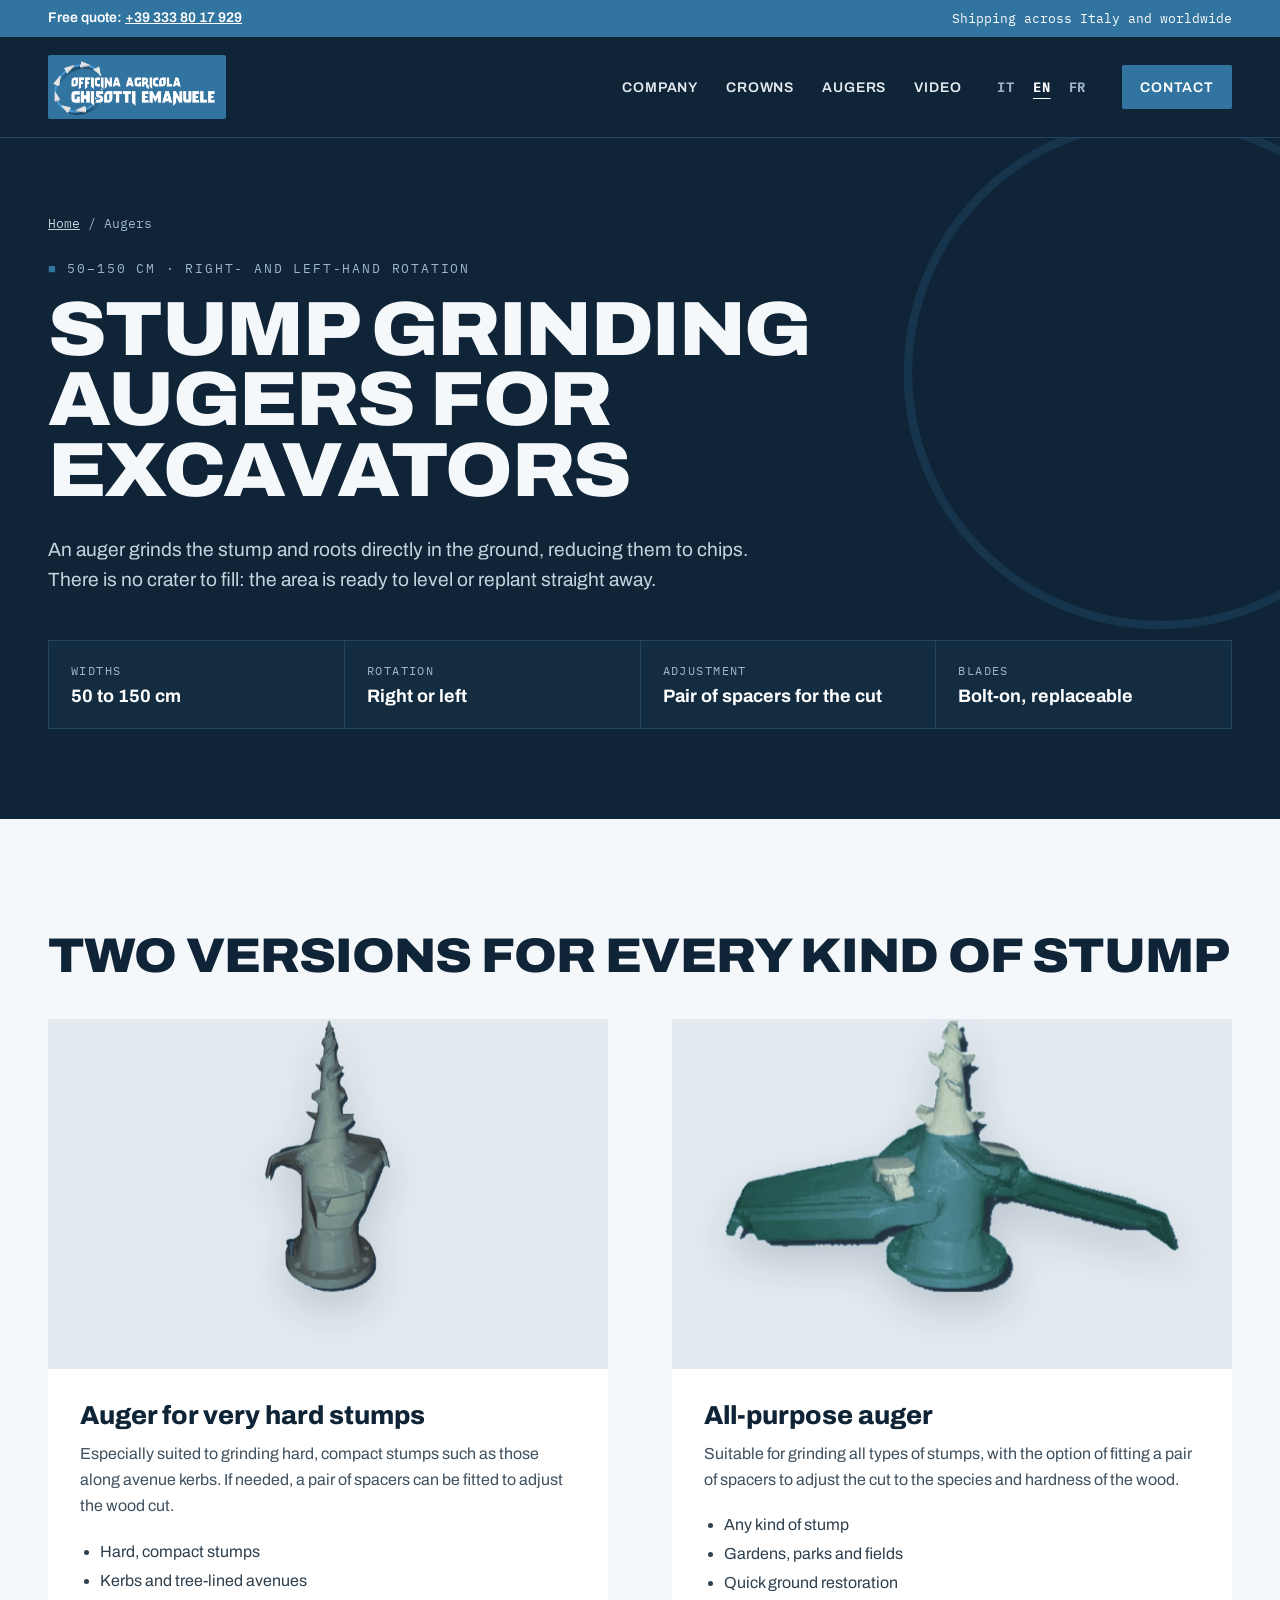
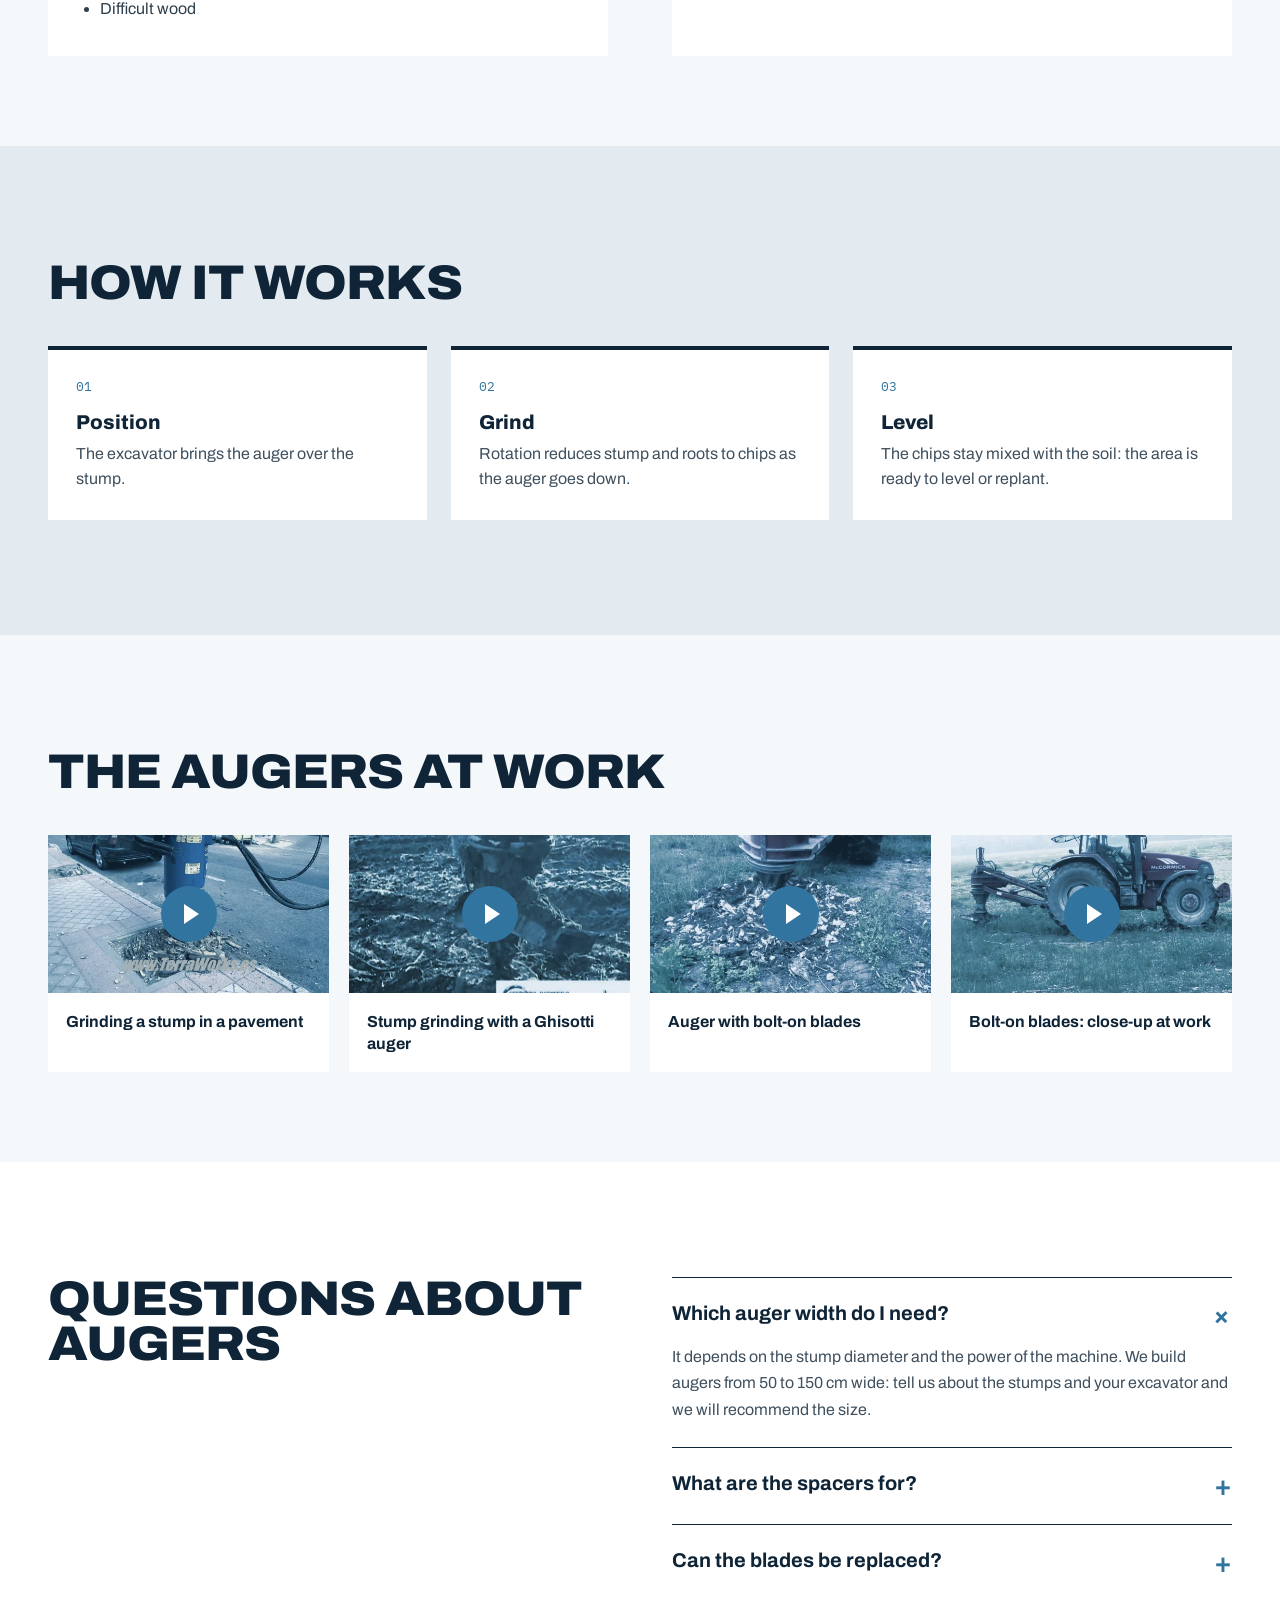
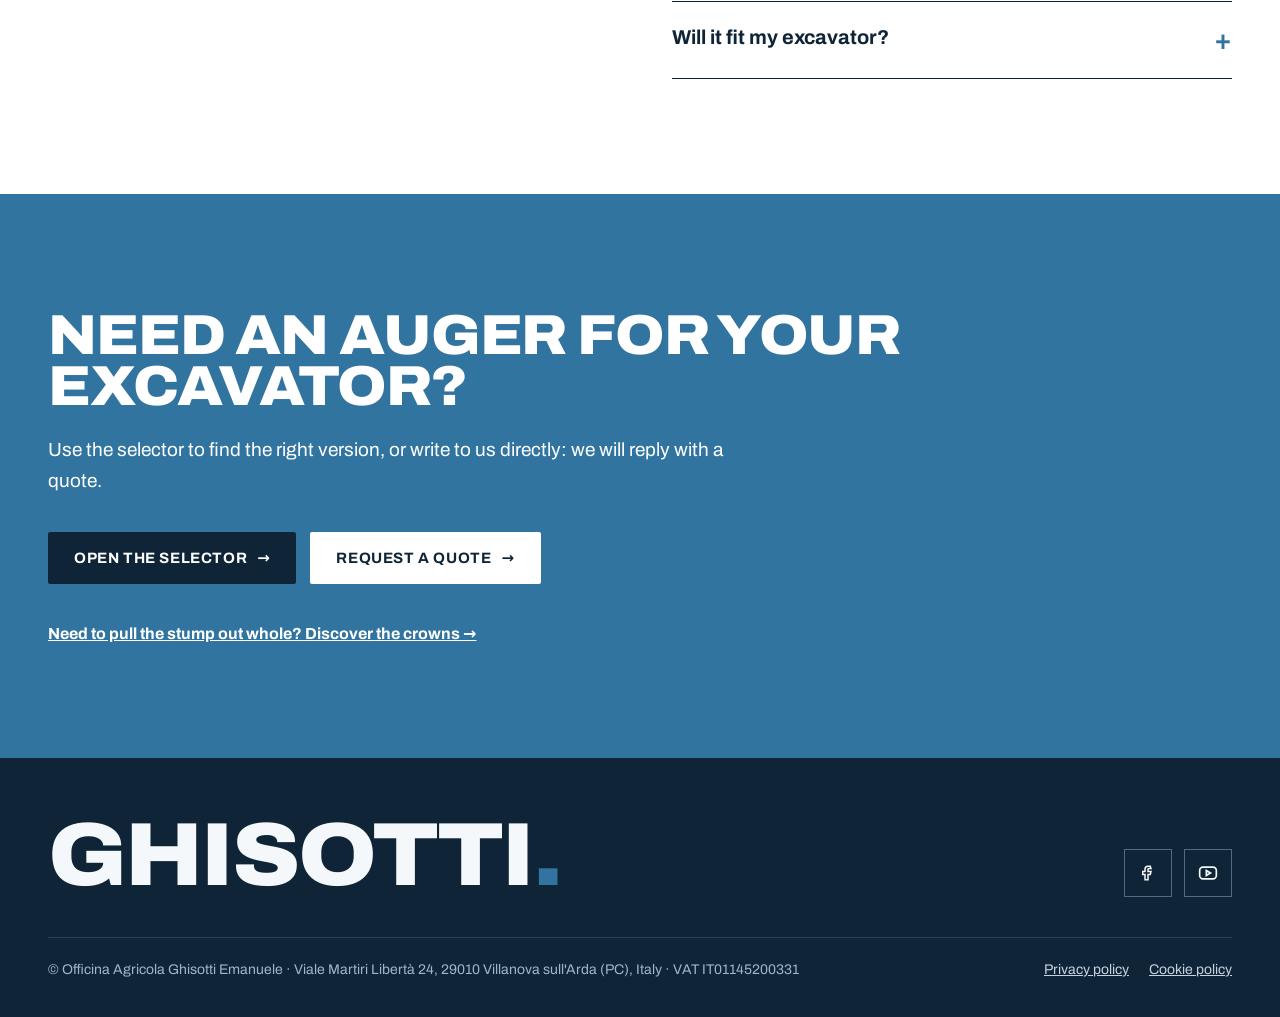
<file: en/augers/index.html>
<!doctype html>
<html lang="en">
<head>
<meta charset="utf-8">
<meta name="viewport" content="width=device-width, initial-scale=1">
<title>Stump grinding augers for excavators 50–150 cm | Officina Ghisotti</title>
<meta name="description" content="Ghisotti stump grinding augers for excavators: widths from 50 to 150 cm, right- or left-hand rotation, bolt-on blades and spacers to adjust the cut. They grind stump and roots directly in the ground.">
<meta name="robots" content="index, follow">
<link rel="canonical" href="https://www.officinaghisotti.it/en/augers/">
<link rel="alternate" hreflang="it" href="https://www.officinaghisotti.it/trivelle/">
<link rel="alternate" hreflang="en" href="https://www.officinaghisotti.it/en/augers/">
<link rel="alternate" hreflang="fr" href="https://www.officinaghisotti.it/fr/tarieres/">
<link rel="alternate" hreflang="x-default" href="https://www.officinaghisotti.it/trivelle/">
<meta property="og:type" content="product">
<meta property="og:site_name" content="Officina Agricola Ghisotti Emanuele">
<meta property="og:locale" content="en_GB">
<meta property="og:title" content="Stump grinding augers for excavators 50–150 cm | Officina Ghisotti">
<meta property="og:description" content="Ghisotti stump grinding augers for excavators: widths from 50 to 150 cm, right- or left-hand rotation, bolt-on blades and spacers to adjust the cut. They grind stump and roots directly in the ground.">
<meta property="og:url" content="https://www.officinaghisotti.it/en/augers/">
<meta property="og:image" content="https://www.officinaghisotti.it/assets/img/trivella-ceppi-duri-blu.webp">
<meta name="twitter:card" content="summary_large_image">
<meta name="theme-color" content="#0F2537">
<link rel="icon" type="image/png" sizes="32x32" href="/assets/img/favicon-32.png">
<link rel="apple-touch-icon" href="/assets/img/apple-touch-icon.png">
<link rel="preload" href="/assets/fonts/archivo-latin-wdth-normal.woff2" as="font" type="font/woff2" crossorigin>
<link rel="stylesheet" href="/assets/css/site.css?v=f8375469">
<script type="application/ld+json">{"@context": "https://schema.org", "@graph": [{"@type": "Product", "name": "Ghisotti stump grinding auger", "description": "Ghisotti stump grinding augers for excavators: widths from 50 to 150 cm, right- or left-hand rotation, bolt-on blades and spacers to adjust the cut. They grind stump and roots directly in the ground.", "image": ["https://www.officinaghisotti.it/assets/img/trivella-ceppi-duri-blu.webp", "https://www.officinaghisotti.it/assets/img/trivella-universale-blu.webp"], "brand": {"@type": "Brand", "name": "Officina Agricola Ghisotti Emanuele"}, "manufacturer": {"@id": "https://www.officinaghisotti.it/#org"}, "additionalProperty": [{"@type": "PropertyValue", "name": "Widths", "value": "50 to 150 cm"}, {"@type": "PropertyValue", "name": "Rotation", "value": "Right or left"}, {"@type": "PropertyValue", "name": "Adjustment", "value": "Pair of spacers for the cut"}, {"@type": "PropertyValue", "name": "Blades", "value": "Bolt-on, replaceable"}]}, {"@type": "BreadcrumbList", "itemListElement": [{"@type": "ListItem", "position": 1, "name": "Home", "item": "https://www.officinaghisotti.it/en/"}, {"@type": "ListItem", "position": 2, "name": "Augers", "item": "https://www.officinaghisotti.it/en/augers/"}]}, {"@type": "FAQPage", "mainEntity": [{"@type": "Question", "name": "Which auger width do I need?", "acceptedAnswer": {"@type": "Answer", "text": "It depends on the stump diameter and the power of the machine. We build augers from 50 to 150 cm wide: tell us about the stumps and your excavator and we will recommend the size."}}, {"@type": "Question", "name": "What are the spacers for?", "acceptedAnswer": {"@type": "Answer", "text": "A pair of spacers adjusts how much wood the auger removes with each turn, matching the cut to the hardness of the stump."}}, {"@type": "Question", "name": "Can the blades be replaced?", "acceptedAnswer": {"@type": "Answer", "text": "Yes: the blades are bolted on, so they can be replaced when worn without changing the whole auger."}}, {"@type": "Question", "name": "Will it fit my excavator?", "acceptedAnswer": {"@type": "Answer", "text": "Augers are fitted to the excavator via a hydraulic motor. Send us the make, model and weight of your machine and we will check compatibility before quoting."}}]}]}</script>
</head>
<body id="top">
<div style="font-family: 'Archivo', system-ui, sans-serif; color: #0F2537; background: #F5F8FA; overflow-x: hidden">

<div class="site-head" id="site-head">
<div style="background: #3274A0; color: #FFFFFF; font-size: 14px">
<div class="wrap" style="display: flex; flex-wrap: wrap; justify-content: space-between; gap: 8px; padding-top: 10px; padding-bottom: 10px">
<p style="margin: 0; font-weight: 600">Free quote: <a href="tel:+393338017929" style="color: #FFFFFF">+39 333 80 17 929</a></p>
<p class="mono" style="margin: 0; font-size: 13px">Shipping across Italy and worldwide</p>
</div>
</div>
<div class="site-nav">
<div class="wrap" style="display: flex; flex-wrap: wrap; justify-content: space-between; align-items: center; gap: 16px; padding-top: 18px; padding-bottom: 18px; border-bottom: 1px solid #22445E; position: relative; z-index: 2">
<a href="/en/" aria-label="Officina Agricola Ghisotti Emanuele, back to top" style="display: flex; align-items: center">
<img src="/assets/img/logo-officina-ghisotti.webp" width="707" height="254" loading="eager" fetchpriority="high" decoding="async" alt="Officina Agricola Ghisotti Emanuele logo" style="height: 64px; width: auto; display: block; border-radius: 2px">
</a>
<button type="button" class="menu-btn" aria-expanded="false" aria-controls="menu" aria-label="Open menu"><svg width="22" height="22" viewBox="0 0 24 24" aria-hidden="true"><path d="M3 6h18M3 12h18M3 18h18" stroke="currentColor" stroke-width="2"></path></svg></button>
<nav id="menu" class="nav" aria-label="Main menu">
<a href="/en/#about">Company</a>
<a href="/en/crowns/">Crowns</a>
<a href="/en/augers/" aria-current="page">Augers</a>
<a href="/en/#video">Video</a>
<div class="lang" aria-label="Language"><a href="/trivelle/" hreflang="it" lang="it">IT</a><a href="/en/augers/" hreflang="en" aria-current="page">EN</a><a href="/fr/tarieres/" hreflang="fr" lang="fr">FR</a></div>
<a href="/en/#contact" class="btn" style="background: #3274A0; color: #FFFFFF; min-height: 44px; padding: 0 18px">Contact</a>
</nav>
</div>
</div>
</div>
<div class="head-spacer" aria-hidden="true"></div>

<header style="background: #0F2537; color: #F5F8FA; position: relative; overflow: hidden">
<svg class="deco-ring" data-parallax="0.18" viewBox="0 0 400 400" aria-hidden="true" style="right: -160px; top: -40px; width: 560px; height: 560px; opacity: .22"><circle cx="200" cy="200" r="180" fill="none" stroke="#3274A0" stroke-width="6"></circle></svg>
<div class="wrap" style="position: relative; padding-top: clamp(40px,6vw,80px); padding-bottom: clamp(56px,7vw,96px)">
<nav aria-label="Breadcrumb"><p class="crumbs in6"><a href="/en/">Home</a> / <span aria-current="page">Augers</span></p></nav>
<p class="eyebrow in6" style="color: #9FB6C9; margin-top: 28px"><span style="color: #3274A0">■</span>  50–150 cm · right- and left-hand rotation</p>
<h1 class="display in1" style="font-size: clamp(40px,6vw,92px); margin-top: 18px; max-width: 1000px">Stump grinding augers for excavators</h1>
<p class="in4" style="font-size: clamp(17px,1.5vw,20px); line-height: 1.6; color: #C5D3DF; max-width: 720px; margin: 28px 0 0">An auger grinds the stump and roots directly in the ground, reducing them to chips. There is no crater to fill: the area is ready to level or replant straight away.</p>
<dl class="specs in5" style="margin: 44px 0 0"><div><dt>Widths</dt><dd>50 to 150 cm</dd></div><div><dt>Rotation</dt><dd>Right or left</dd></div><div><dt>Adjustment</dt><dd>Pair of spacers for the cut</dd></div><div><dt>Blades</dt><dd>Bolt-on, replaceable</dd></div></dl>
</div>
</header>

<main>
<section class="wrap" style="padding-top: clamp(72px,9vw,120px); padding-bottom: clamp(56px,7vw,96px)">
<h2 class="display rvx" style="font-size: clamp(30px,3.8vw,52px)">Two versions for every kind of stump</h2>
<div class="grid2" style="margin-top: 40px; align-items: stretch">
<article class="card rv" style="background: #FFFFFF; display: flex; flex-direction: column">
<div style="aspect-ratio: 16/10; background: #E3EAF0; display: flex; align-items: center; justify-content: center; padding: clamp(20px,3vw,40px); overflow: hidden">
<img class="pimg" data-parallax="0.05" data-parallax-prop="translate" src="/assets/img/trivella-ceppi-duri-blu.webp" width="332" height="712" loading="lazy" decoding="async" alt="Ghisotti stump grinding auger for very hard stumps" style="max-width: 100%; max-height: 100%; width: auto; height: auto; display: block; object-fit: contain">
</div>
<div style="padding: 32px; flex: 1">
<h3 style="font-size: 26px; font-weight: 800; margin: 0 0 12px">Auger for very hard stumps</h3>
<p style="margin: 0; line-height: 1.65; color: #3F505E">Especially suited to grinding hard, compact stumps such as those along avenue kerbs. If needed, a pair of spacers can be fitted to adjust the wood cut.</p>
<ul style="margin: 18px 0 0; padding-left: 20px; line-height: 1.8; color: #2E3F4D"><li>Hard, compact stumps</li><li>Kerbs and tree-lined avenues</li><li>Difficult wood</li></ul>
</div>
</article>
<article class="card rv" style="background: #FFFFFF; display: flex; flex-direction: column">
<div style="aspect-ratio: 16/10; background: #E3EAF0; display: flex; align-items: center; justify-content: center; padding: clamp(20px,3vw,40px); overflow: hidden">
<img class="pimg" data-parallax="0.05" data-parallax-prop="translate" src="/assets/img/trivella-universale-blu.webp" width="954" height="572" loading="lazy" decoding="async" alt="Ghisotti all-purpose stump grinding auger" style="max-width: 100%; max-height: 100%; width: auto; height: auto; display: block; object-fit: contain">
</div>
<div style="padding: 32px; flex: 1">
<h3 style="font-size: 26px; font-weight: 800; margin: 0 0 12px">All-purpose auger</h3>
<p style="margin: 0; line-height: 1.65; color: #3F505E">Suitable for grinding all types of stumps, with the option of fitting a pair of spacers to adjust the cut to the species and hardness of the wood.</p>
<ul style="margin: 18px 0 0; padding-left: 20px; line-height: 1.8; color: #2E3F4D"><li>Any kind of stump</li><li>Gardens, parks and fields</li><li>Quick ground restoration</li></ul>
</div>
</article>
</div>
</section>

<section style="background: #E3EAF0; padding: clamp(72px,9vw,120px) 0">
<div class="wrap">
<h2 class="display rvx" style="font-size: clamp(30px,3.8vw,52px)">How it works</h2>
<ol class="steps rv" style="margin-top: 40px"><li><h3>Position</h3><p>The excavator brings the auger over the stump.</p></li><li><h3>Grind</h3><p>Rotation reduces stump and roots to chips as the auger goes down.</p></li><li><h3>Level</h3><p>The chips stay mixed with the soil: the area is ready to level or replant.</p></li></ol>
</div>
</section>

<section class="wrap" style="padding-top: clamp(72px,9vw,120px); padding-bottom: clamp(56px,7vw,96px)">
<h2 class="display rvx" style="font-size: clamp(30px,3.8vw,52px)">The augers at work</h2>
<div class="grid4" style="margin-top: 40px">
<a class="card rv" data-vimeo="190219845" href="https://vimeo.com/190219845" style="text-decoration: none; color: #0F2537; background: #FFFFFF; display: block">
<div style="aspect-ratio: 16/9; background: #173248; position: relative; overflow: hidden; display: flex; align-items: center; justify-content: center"><img src="/assets/img/video-macinatura-vimeo.webp" width="549" height="304" loading="lazy" decoding="async" alt="" style="position: absolute; inset: 0; width: 100%; height: 100%; object-fit: cover"><svg width="56" height="56" viewBox="0 0 56 56" aria-hidden="true" style="position: relative"><circle cx="28" cy="28" r="28" fill="#3274A0"></circle><path d="M23 18 L38 28 L23 38 Z" fill="#FFFFFF"></path></svg></div>
<p style="padding: 18px; margin: 0; font-weight: 700; line-height: 1.35">Grinding a stump in a pavement</p>
</a>
<a class="card rv" data-yt="yg7fBFb25rY" href="https://www.youtube.com/watch?v=yg7fBFb25rY" style="text-decoration: none; color: #0F2537; background: #FFFFFF; display: block">
<div style="aspect-ratio: 16/9; background: #0F2537; position: relative; overflow: hidden; display: flex; align-items: center; justify-content: center"><img src="/assets/img/video-macinatura-ceppi.webp" width="549" height="304" loading="lazy" decoding="async" alt="" style="position: absolute; inset: 0; width: 100%; height: 100%; object-fit: cover"><svg width="56" height="56" viewBox="0 0 56 56" aria-hidden="true" style="position: relative"><circle cx="28" cy="28" r="28" fill="#3274A0"></circle><path d="M23 18 L38 28 L23 38 Z" fill="#FFFFFF"></path></svg></div>
<p style="padding: 18px; margin: 0; font-weight: 700; line-height: 1.35">Stump grinding with a Ghisotti auger</p>
</a>
<a class="card rv" data-yt="FBsfpej0XLs" href="https://www.youtube.com/watch?v=FBsfpej0XLs" style="text-decoration: none; color: #0F2537; background: #FFFFFF; display: block">
<div style="aspect-ratio: 16/9; background: #173248; position: relative; overflow: hidden; display: flex; align-items: center; justify-content: center"><img src="/assets/img/video-trivella-lame-avvitate-1.webp" width="549" height="305" loading="lazy" decoding="async" alt="" style="position: absolute; inset: 0; width: 100%; height: 100%; object-fit: cover"><svg width="56" height="56" viewBox="0 0 56 56" aria-hidden="true" style="position: relative"><circle cx="28" cy="28" r="28" fill="#3274A0"></circle><path d="M23 18 L38 28 L23 38 Z" fill="#FFFFFF"></path></svg></div>
<p style="padding: 18px; margin: 0; font-weight: 700; line-height: 1.35">Auger with bolt-on blades</p>
</a>
<a class="card rv" data-yt="N4jRROIOsd8" href="https://www.youtube.com/watch?v=N4jRROIOsd8" style="text-decoration: none; color: #0F2537; background: #FFFFFF; display: block">
<div style="aspect-ratio: 16/9; background: #0F2537; position: relative; overflow: hidden; display: flex; align-items: center; justify-content: center"><img src="/assets/img/video-trivella-lame-avvitate-2.webp" width="549" height="305" loading="lazy" decoding="async" alt="" style="position: absolute; inset: 0; width: 100%; height: 100%; object-fit: cover"><svg width="56" height="56" viewBox="0 0 56 56" aria-hidden="true" style="position: relative"><circle cx="28" cy="28" r="28" fill="#3274A0"></circle><path d="M23 18 L38 28 L23 38 Z" fill="#FFFFFF"></path></svg></div>
<p style="padding: 18px; margin: 0; font-weight: 700; line-height: 1.35">Bolt-on blades: close-up at work</p>
</a>
</div>
</section>

<section style="background: #FFFFFF; padding: clamp(72px,9vw,120px) 0">
<div class="wrap grid2" style="align-items: start">
<h2 class="display rvx" style="font-size: clamp(30px,3.8vw,52px)">Questions about augers</h2>
<div class="rv" style="display: flex; flex-direction: column">
<details style="border-top: 1.5px solid #0F2537; padding: 24px 0" open="">
<summary style="display: flex; justify-content: space-between; gap: 16px; font-size: 20px; font-weight: 700">Which auger width do I need?<span class="plus" aria-hidden="true" style="color: #3274A0; font-size: 28px; line-height: 1">+</span></summary>
<p style="margin: 14px 0 0; line-height: 1.65; color: #3F505E">It depends on the stump diameter and the power of the machine. We build augers from 50 to 150 cm wide: tell us about the stumps and your excavator and we will recommend the size.</p>
</details>
<details style="border-top: 1.5px solid #0F2537; padding: 24px 0">
<summary style="display: flex; justify-content: space-between; gap: 16px; font-size: 20px; font-weight: 700">What are the spacers for?<span class="plus" aria-hidden="true" style="color: #3274A0; font-size: 28px; line-height: 1">+</span></summary>
<p style="margin: 14px 0 0; line-height: 1.65; color: #3F505E">A pair of spacers adjusts how much wood the auger removes with each turn, matching the cut to the hardness of the stump.</p>
</details>
<details style="border-top: 1.5px solid #0F2537; padding: 24px 0">
<summary style="display: flex; justify-content: space-between; gap: 16px; font-size: 20px; font-weight: 700">Can the blades be replaced?<span class="plus" aria-hidden="true" style="color: #3274A0; font-size: 28px; line-height: 1">+</span></summary>
<p style="margin: 14px 0 0; line-height: 1.65; color: #3F505E">Yes: the blades are bolted on, so they can be replaced when worn without changing the whole auger.</p>
</details>
<details style="border-top: 1.5px solid #0F2537; border-bottom: 1.5px solid #0F2537; padding: 24px 0">
<summary style="display: flex; justify-content: space-between; gap: 16px; font-size: 20px; font-weight: 700">Will it fit my excavator?<span class="plus" aria-hidden="true" style="color: #3274A0; font-size: 28px; line-height: 1">+</span></summary>
<p style="margin: 14px 0 0; line-height: 1.65; color: #3F505E">Augers are fitted to the excavator via a hydraulic motor. Send us the make, model and weight of your machine and we will check compatibility before quoting.</p>
</details>
</div>
</div>
</section>

<section style="background: #3274A0; color: #FFFFFF; padding: clamp(72px,9vw,120px) 0">
<div class="wrap">
<h2 class="display rvx" style="font-size: clamp(32px,4.4vw,64px); max-width: 960px">Need an auger for your excavator?</h2>
<p class="rv" style="margin: 22px 0 0; font-size: 19px; line-height: 1.6; max-width: 720px">Use the selector to find the right version, or write to us directly: we will reply with a quote.</p>
<div class="rv" style="display: flex; flex-wrap: wrap; gap: 14px; margin-top: 36px">
<a class="btn" href="/en/#choose" style="background: #0F2537; color: #FFFFFF">Open the selector <span aria-hidden="true">→</span></a>
<a class="btn" href="/en/#contact" style="background: #FFFFFF; color: #0F2537">Request a quote <span aria-hidden="true">→</span></a>
</div>
<p class="rv" style="margin: 40px 0 0"><a href="/en/crowns/" style="color: #FFFFFF; font-weight: 700">Need to pull the stump out whole? Discover the crowns →</a></p>
</div>
</section>
</main>

<footer style="background: #0F2537; color: #9FB6C9; padding: 56px 0 40px">
<div class="wrap">
<div style="display: flex; flex-wrap: wrap; justify-content: space-between; gap: 32px; align-items: end">
<p class="display" style="font-size: clamp(40px,7vw,96px); color: #F5F8FA; margin: 0">Ghisotti<span style="color: #3274A0">.</span></p>
<div style="display: flex; gap: 12px">
<a href="https://www.facebook.com/manuel.ghisotti" aria-label="Facebook" style="width: 48px; height: 48px; border: 1px solid #4F6B82; display: flex; align-items: center; justify-content: center; color: #F5F8FA"><svg width="18" height="18" viewBox="0 0 24 24" fill="none" stroke="currentColor" stroke-width="2" aria-hidden="true"><path d="M15 3h-3a4 4 0 0 0-4 4v3H5v4h3v7h4v-7h3l1-4h-4V7a1 1 0 0 1 1-1h3z"></path></svg></a>
<a href="https://www.youtube.com/channel/UCeYTT8SydsbMlQ8Gb6a0rGQ" aria-label="YouTube" style="width: 48px; height: 48px; border: 1px solid #4F6B82; display: flex; align-items: center; justify-content: center; color: #F5F8FA"><svg width="20" height="20" viewBox="0 0 24 24" fill="none" stroke="currentColor" stroke-width="2" aria-hidden="true"><rect x="2" y="5" width="20" height="14" rx="4"></rect><path d="M10 9l5 3-5 3z"></path></svg></a>
</div>
</div>
<div style="border-top: 1px solid #22445E; margin-top: 40px; padding-top: 24px; display: flex; flex-wrap: wrap; justify-content: space-between; gap: 16px; font-size: 14px">
<p style="margin: 0">© Officina Agricola Ghisotti Emanuele · Viale Martiri Libertà 24, 29010 Villanova sull'Arda (PC), Italy · VAT IT01145200331</p>
<p style="margin: 0; display: flex; gap: 20px"><a href="/privacy-policy/" style="color: #C5D3DF">Privacy policy</a><a href="/cookie-policy/" style="color: #C5D3DF">Cookie policy</a></p>
</div>
</div>
</footer>

</div>
<script src="/assets/js/site.js?v=a0f78faa" defer></script>
</body>
</html>
</file>
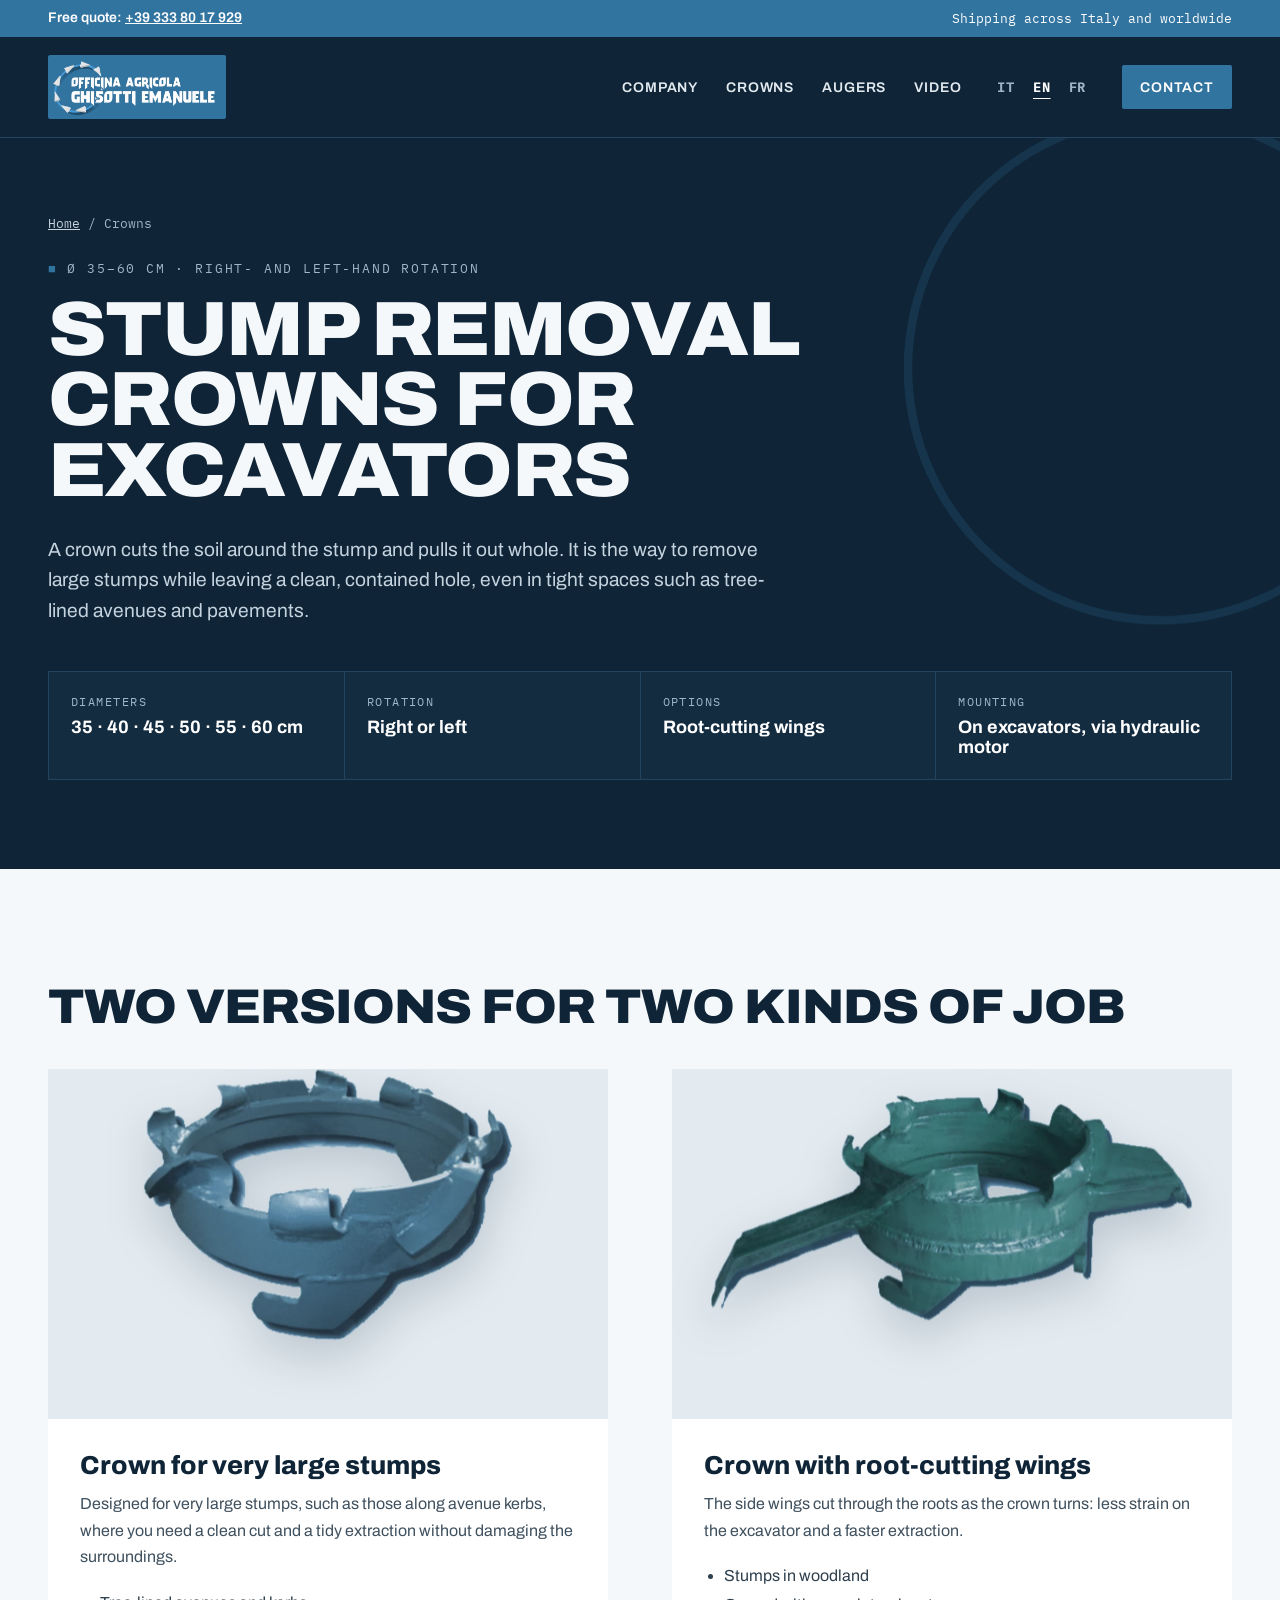
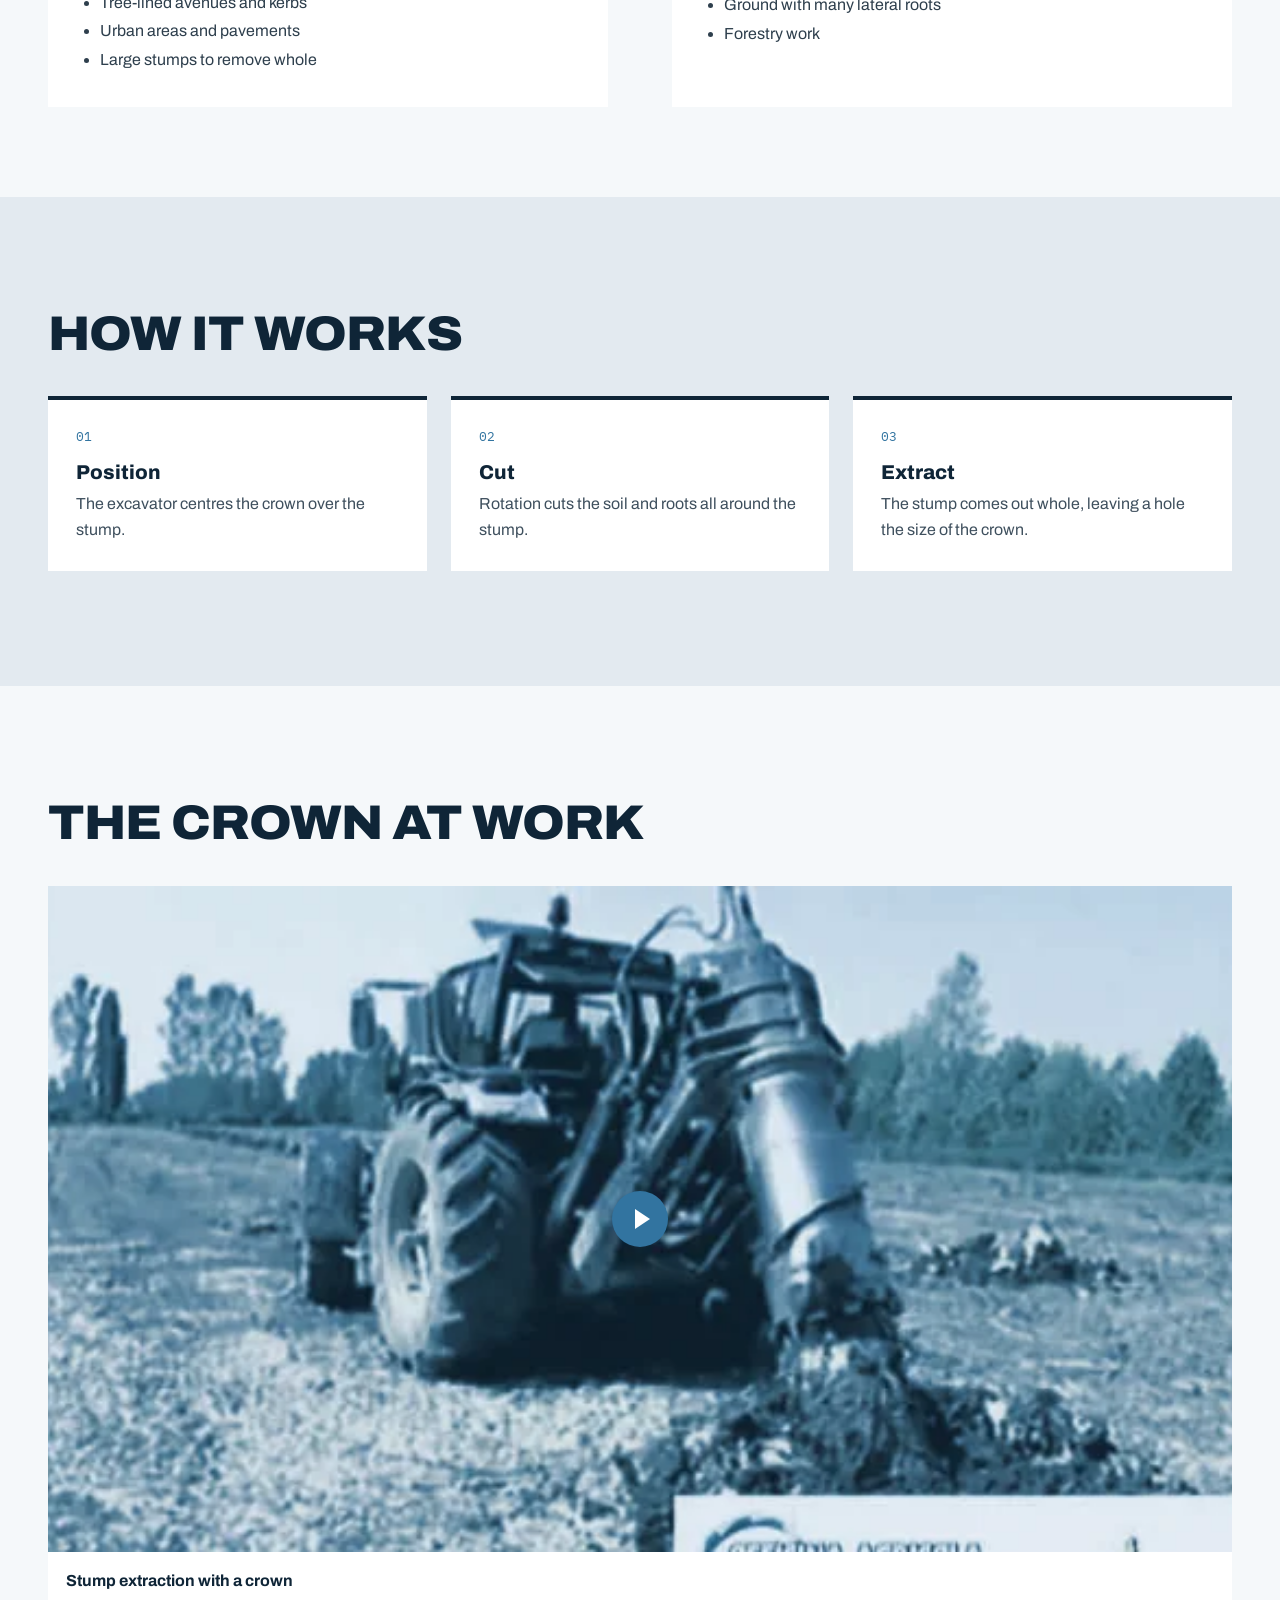
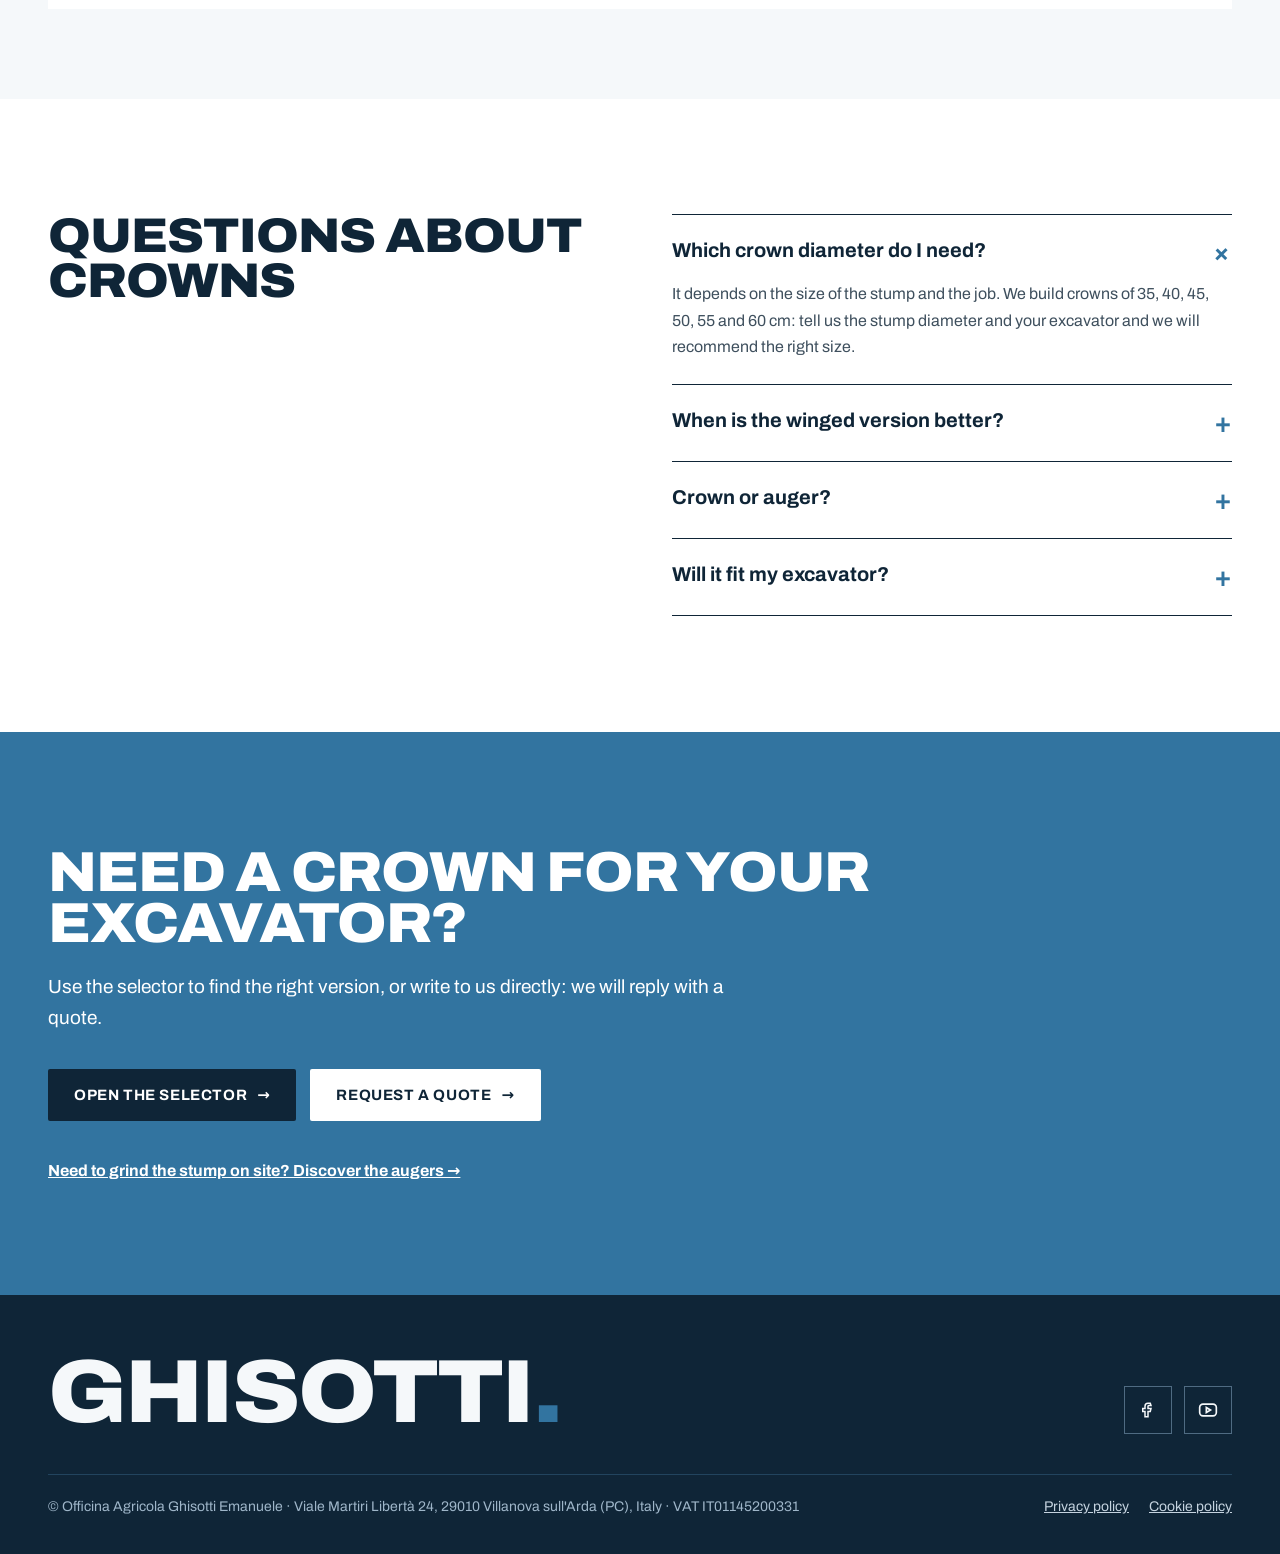
<file: en/crowns/index.html>
<!doctype html>
<html lang="en">
<head>
<meta charset="utf-8">
<meta name="viewport" content="width=device-width, initial-scale=1">
<title>Stump removal crowns for excavators Ø 35–60 cm | Officina Ghisotti</title>
<meta name="description" content="Ghisotti stump removal crowns for excavators: 35, 40, 45, 50, 55 and 60 cm diameters, right- or left-hand rotation, optional root-cutting wings. They pull the stump out whole, leaving a clean hole.">
<meta name="robots" content="index, follow">
<link rel="canonical" href="https://www.officinaghisotti.it/en/crowns/">
<link rel="alternate" hreflang="it" href="https://www.officinaghisotti.it/corone/">
<link rel="alternate" hreflang="en" href="https://www.officinaghisotti.it/en/crowns/">
<link rel="alternate" hreflang="fr" href="https://www.officinaghisotti.it/fr/couronnes/">
<link rel="alternate" hreflang="x-default" href="https://www.officinaghisotti.it/corone/">
<meta property="og:type" content="product">
<meta property="og:site_name" content="Officina Agricola Ghisotti Emanuele">
<meta property="og:locale" content="en_GB">
<meta property="og:title" content="Stump removal crowns for excavators Ø 35–60 cm | Officina Ghisotti">
<meta property="og:description" content="Ghisotti stump removal crowns for excavators: 35, 40, 45, 50, 55 and 60 cm diameters, right- or left-hand rotation, optional root-cutting wings. They pull the stump out whole, leaving a clean hole.">
<meta property="og:url" content="https://www.officinaghisotti.it/en/crowns/">
<meta property="og:image" content="https://www.officinaghisotti.it/assets/img/corona-ceppi-grossi-blu.webp">
<meta name="twitter:card" content="summary_large_image">
<meta name="theme-color" content="#0F2537">
<link rel="icon" type="image/png" sizes="32x32" href="/assets/img/favicon-32.png">
<link rel="apple-touch-icon" href="/assets/img/apple-touch-icon.png">
<link rel="preload" href="/assets/fonts/archivo-latin-wdth-normal.woff2" as="font" type="font/woff2" crossorigin>
<link rel="stylesheet" href="/assets/css/site.css?v=f8375469">
<script type="application/ld+json">{"@context": "https://schema.org", "@graph": [{"@type": "Product", "name": "Ghisotti stump removal crown", "description": "Ghisotti stump removal crowns for excavators: 35, 40, 45, 50, 55 and 60 cm diameters, right- or left-hand rotation, optional root-cutting wings. They pull the stump out whole, leaving a clean hole.", "image": ["https://www.officinaghisotti.it/assets/img/corona-ceppi-grossi-blu.webp", "https://www.officinaghisotti.it/assets/img/corona-con-ali-blu.webp"], "brand": {"@type": "Brand", "name": "Officina Agricola Ghisotti Emanuele"}, "manufacturer": {"@id": "https://www.officinaghisotti.it/#org"}, "additionalProperty": [{"@type": "PropertyValue", "name": "Diameters", "value": "35 · 40 · 45 · 50 · 55 · 60 cm"}, {"@type": "PropertyValue", "name": "Rotation", "value": "Right or left"}, {"@type": "PropertyValue", "name": "Options", "value": "Root-cutting wings"}, {"@type": "PropertyValue", "name": "Mounting", "value": "On excavators, via hydraulic motor"}]}, {"@type": "BreadcrumbList", "itemListElement": [{"@type": "ListItem", "position": 1, "name": "Home", "item": "https://www.officinaghisotti.it/en/"}, {"@type": "ListItem", "position": 2, "name": "Crowns", "item": "https://www.officinaghisotti.it/en/crowns/"}]}, {"@type": "FAQPage", "mainEntity": [{"@type": "Question", "name": "Which crown diameter do I need?", "acceptedAnswer": {"@type": "Answer", "text": "It depends on the size of the stump and the job. We build crowns of 35, 40, 45, 50, 55 and 60 cm: tell us the stump diameter and your excavator and we will recommend the right size."}}, {"@type": "Question", "name": "When is the winged version better?", "acceptedAnswer": {"@type": "Answer", "text": "When the stump has many lateral roots, as in woodland: the wings cut them as the crown turns, so extraction needs less force."}}, {"@type": "Question", "name": "Crown or auger?", "acceptedAnswer": {"@type": "Answer", "text": "A crown pulls the stump out whole; an auger grinds it on site. If the stump must be removed, choose the crown; if you want the ground ready straight away, the auger."}}, {"@type": "Question", "name": "Will it fit my excavator?", "acceptedAnswer": {"@type": "Answer", "text": "Crowns are fitted to the excavator via a hydraulic motor. Send us the make, model and weight of your machine and we will check compatibility before quoting."}}]}]}</script>
</head>
<body id="top">
<div style="font-family: 'Archivo', system-ui, sans-serif; color: #0F2537; background: #F5F8FA; overflow-x: hidden">

<div class="site-head" id="site-head">
<div style="background: #3274A0; color: #FFFFFF; font-size: 14px">
<div class="wrap" style="display: flex; flex-wrap: wrap; justify-content: space-between; gap: 8px; padding-top: 10px; padding-bottom: 10px">
<p style="margin: 0; font-weight: 600">Free quote: <a href="tel:+393338017929" style="color: #FFFFFF">+39 333 80 17 929</a></p>
<p class="mono" style="margin: 0; font-size: 13px">Shipping across Italy and worldwide</p>
</div>
</div>
<div class="site-nav">
<div class="wrap" style="display: flex; flex-wrap: wrap; justify-content: space-between; align-items: center; gap: 16px; padding-top: 18px; padding-bottom: 18px; border-bottom: 1px solid #22445E; position: relative; z-index: 2">
<a href="/en/" aria-label="Officina Agricola Ghisotti Emanuele, back to top" style="display: flex; align-items: center">
<img src="/assets/img/logo-officina-ghisotti.webp" width="707" height="254" loading="eager" fetchpriority="high" decoding="async" alt="Officina Agricola Ghisotti Emanuele logo" style="height: 64px; width: auto; display: block; border-radius: 2px">
</a>
<button type="button" class="menu-btn" aria-expanded="false" aria-controls="menu" aria-label="Open menu"><svg width="22" height="22" viewBox="0 0 24 24" aria-hidden="true"><path d="M3 6h18M3 12h18M3 18h18" stroke="currentColor" stroke-width="2"></path></svg></button>
<nav id="menu" class="nav" aria-label="Main menu">
<a href="/en/#about">Company</a>
<a href="/en/crowns/" aria-current="page">Crowns</a>
<a href="/en/augers/">Augers</a>
<a href="/en/#video">Video</a>
<div class="lang" aria-label="Language"><a href="/corone/" hreflang="it" lang="it">IT</a><a href="/en/crowns/" hreflang="en" aria-current="page">EN</a><a href="/fr/couronnes/" hreflang="fr" lang="fr">FR</a></div>
<a href="/en/#contact" class="btn" style="background: #3274A0; color: #FFFFFF; min-height: 44px; padding: 0 18px">Contact</a>
</nav>
</div>
</div>
</div>
<div class="head-spacer" aria-hidden="true"></div>

<header style="background: #0F2537; color: #F5F8FA; position: relative; overflow: hidden">
<svg class="deco-ring" data-parallax="0.18" viewBox="0 0 400 400" aria-hidden="true" style="right: -160px; top: -40px; width: 560px; height: 560px; opacity: .22"><circle cx="200" cy="200" r="180" fill="none" stroke="#3274A0" stroke-width="6"></circle></svg>
<div class="wrap" style="position: relative; padding-top: clamp(40px,6vw,80px); padding-bottom: clamp(56px,7vw,96px)">
<nav aria-label="Breadcrumb"><p class="crumbs in6"><a href="/en/">Home</a> / <span aria-current="page">Crowns</span></p></nav>
<p class="eyebrow in6" style="color: #9FB6C9; margin-top: 28px"><span style="color: #3274A0">■</span>  Ø 35–60 cm · right- and left-hand rotation</p>
<h1 class="display in1" style="font-size: clamp(40px,6vw,92px); margin-top: 18px; max-width: 1000px">Stump removal crowns for excavators</h1>
<p class="in4" style="font-size: clamp(17px,1.5vw,20px); line-height: 1.6; color: #C5D3DF; max-width: 720px; margin: 28px 0 0">A crown cuts the soil around the stump and pulls it out whole. It is the way to remove large stumps while leaving a clean, contained hole, even in tight spaces such as tree-lined avenues and pavements.</p>
<dl class="specs in5" style="margin: 44px 0 0"><div><dt>Diameters</dt><dd>35 · 40 · 45 · 50 · 55 · 60 cm</dd></div><div><dt>Rotation</dt><dd>Right or left</dd></div><div><dt>Options</dt><dd>Root-cutting wings</dd></div><div><dt>Mounting</dt><dd>On excavators, via hydraulic motor</dd></div></dl>
</div>
</header>

<main>
<section class="wrap" style="padding-top: clamp(72px,9vw,120px); padding-bottom: clamp(56px,7vw,96px)">
<h2 class="display rvx" style="font-size: clamp(30px,3.8vw,52px)">Two versions for two kinds of job</h2>
<div class="grid2" style="margin-top: 40px; align-items: stretch">
<article class="card rv" style="background: #FFFFFF; display: flex; flex-direction: column">
<div style="aspect-ratio: 16/10; background: #E3EAF0; display: flex; align-items: center; justify-content: center; padding: clamp(20px,3vw,40px); overflow: hidden">
<img class="pimg" data-parallax="0.05" data-parallax-prop="translate" src="/assets/img/corona-ceppi-grossi-blu.webp" width="846" height="625" loading="lazy" decoding="async" alt="Ghisotti stump removal crown for large stumps" style="max-width: 100%; max-height: 100%; width: auto; height: auto; display: block; object-fit: contain">
</div>
<div style="padding: 32px; flex: 1">
<h3 style="font-size: 26px; font-weight: 800; margin: 0 0 12px">Crown for very large stumps</h3>
<p style="margin: 0; line-height: 1.65; color: #3F505E">Designed for very large stumps, such as those along avenue kerbs, where you need a clean cut and a tidy extraction without damaging the surroundings.</p>
<ul style="margin: 18px 0 0; padding-left: 20px; line-height: 1.8; color: #2E3F4D"><li>Tree-lined avenues and kerbs</li><li>Urban areas and pavements</li><li>Large stumps to remove whole</li></ul>
</div>
</article>
<article class="card rv" style="background: #FFFFFF; display: flex; flex-direction: column">
<div style="aspect-ratio: 16/10; background: #E3EAF0; display: flex; align-items: center; justify-content: center; padding: clamp(20px,3vw,40px); overflow: hidden">
<img class="pimg" data-parallax="0.05" data-parallax-prop="translate" src="/assets/img/corona-con-ali-blu.webp" width="1033" height="501" loading="lazy" decoding="async" alt="Ghisotti stump removal crown with root-cutting wings" style="max-width: 100%; max-height: 100%; width: auto; height: auto; display: block; object-fit: contain">
</div>
<div style="padding: 32px; flex: 1">
<h3 style="font-size: 26px; font-weight: 800; margin: 0 0 12px">Crown with root-cutting wings</h3>
<p style="margin: 0; line-height: 1.65; color: #3F505E">The side wings cut through the roots as the crown turns: less strain on the excavator and a faster extraction.</p>
<ul style="margin: 18px 0 0; padding-left: 20px; line-height: 1.8; color: #2E3F4D"><li>Stumps in woodland</li><li>Ground with many lateral roots</li><li>Forestry work</li></ul>
</div>
</article>
</div>
</section>

<section style="background: #E3EAF0; padding: clamp(72px,9vw,120px) 0">
<div class="wrap">
<h2 class="display rvx" style="font-size: clamp(30px,3.8vw,52px)">How it works</h2>
<ol class="steps rv" style="margin-top: 40px"><li><h3>Position</h3><p>The excavator centres the crown over the stump.</p></li><li><h3>Cut</h3><p>Rotation cuts the soil and roots all around the stump.</p></li><li><h3>Extract</h3><p>The stump comes out whole, leaving a hole the size of the crown.</p></li></ol>
</div>
</section>

<section class="wrap" style="padding-top: clamp(72px,9vw,120px); padding-bottom: clamp(56px,7vw,96px)">
<h2 class="display rvx" style="font-size: clamp(30px,3.8vw,52px)">The crown at work</h2>
<div class="grid4" style="margin-top: 40px">
<a class="card rv" data-yt="omay3ggQcSo" href="https://www.youtube.com/watch?v=omay3ggQcSo" style="text-decoration: none; color: #0F2537; background: #FFFFFF; display: block">
<div style="aspect-ratio: 16/9; background: #0F2537; position: relative; overflow: hidden; display: flex; align-items: center; justify-content: center"><img src="/assets/img/video-levatura-ceppi.webp" width="548" height="300" loading="lazy" decoding="async" alt="" style="position: absolute; inset: 0; width: 100%; height: 100%; object-fit: cover"><svg width="56" height="56" viewBox="0 0 56 56" aria-hidden="true" style="position: relative"><circle cx="28" cy="28" r="28" fill="#3274A0"></circle><path d="M23 18 L38 28 L23 38 Z" fill="#FFFFFF"></path></svg></div>
<p style="padding: 18px; margin: 0; font-weight: 700; line-height: 1.35">Stump extraction with a crown</p>
</a>
</div>
</section>

<section style="background: #FFFFFF; padding: clamp(72px,9vw,120px) 0">
<div class="wrap grid2" style="align-items: start">
<h2 class="display rvx" style="font-size: clamp(30px,3.8vw,52px)">Questions about crowns</h2>
<div class="rv" style="display: flex; flex-direction: column">
<details style="border-top: 1.5px solid #0F2537; padding: 24px 0" open="">
<summary style="display: flex; justify-content: space-between; gap: 16px; font-size: 20px; font-weight: 700">Which crown diameter do I need?<span class="plus" aria-hidden="true" style="color: #3274A0; font-size: 28px; line-height: 1">+</span></summary>
<p style="margin: 14px 0 0; line-height: 1.65; color: #3F505E">It depends on the size of the stump and the job. We build crowns of 35, 40, 45, 50, 55 and 60 cm: tell us the stump diameter and your excavator and we will recommend the right size.</p>
</details>
<details style="border-top: 1.5px solid #0F2537; padding: 24px 0">
<summary style="display: flex; justify-content: space-between; gap: 16px; font-size: 20px; font-weight: 700">When is the winged version better?<span class="plus" aria-hidden="true" style="color: #3274A0; font-size: 28px; line-height: 1">+</span></summary>
<p style="margin: 14px 0 0; line-height: 1.65; color: #3F505E">When the stump has many lateral roots, as in woodland: the wings cut them as the crown turns, so extraction needs less force.</p>
</details>
<details style="border-top: 1.5px solid #0F2537; padding: 24px 0">
<summary style="display: flex; justify-content: space-between; gap: 16px; font-size: 20px; font-weight: 700">Crown or auger?<span class="plus" aria-hidden="true" style="color: #3274A0; font-size: 28px; line-height: 1">+</span></summary>
<p style="margin: 14px 0 0; line-height: 1.65; color: #3F505E">A crown pulls the stump out whole; an auger grinds it on site. If the stump must be removed, choose the crown; if you want the ground ready straight away, the auger.</p>
</details>
<details style="border-top: 1.5px solid #0F2537; border-bottom: 1.5px solid #0F2537; padding: 24px 0">
<summary style="display: flex; justify-content: space-between; gap: 16px; font-size: 20px; font-weight: 700">Will it fit my excavator?<span class="plus" aria-hidden="true" style="color: #3274A0; font-size: 28px; line-height: 1">+</span></summary>
<p style="margin: 14px 0 0; line-height: 1.65; color: #3F505E">Crowns are fitted to the excavator via a hydraulic motor. Send us the make, model and weight of your machine and we will check compatibility before quoting.</p>
</details>
</div>
</div>
</section>

<section style="background: #3274A0; color: #FFFFFF; padding: clamp(72px,9vw,120px) 0">
<div class="wrap">
<h2 class="display rvx" style="font-size: clamp(32px,4.4vw,64px); max-width: 960px">Need a crown for your excavator?</h2>
<p class="rv" style="margin: 22px 0 0; font-size: 19px; line-height: 1.6; max-width: 720px">Use the selector to find the right version, or write to us directly: we will reply with a quote.</p>
<div class="rv" style="display: flex; flex-wrap: wrap; gap: 14px; margin-top: 36px">
<a class="btn" href="/en/#choose" style="background: #0F2537; color: #FFFFFF">Open the selector <span aria-hidden="true">→</span></a>
<a class="btn" href="/en/#contact" style="background: #FFFFFF; color: #0F2537">Request a quote <span aria-hidden="true">→</span></a>
</div>
<p class="rv" style="margin: 40px 0 0"><a href="/en/augers/" style="color: #FFFFFF; font-weight: 700">Need to grind the stump on site? Discover the augers →</a></p>
</div>
</section>
</main>

<footer style="background: #0F2537; color: #9FB6C9; padding: 56px 0 40px">
<div class="wrap">
<div style="display: flex; flex-wrap: wrap; justify-content: space-between; gap: 32px; align-items: end">
<p class="display" style="font-size: clamp(40px,7vw,96px); color: #F5F8FA; margin: 0">Ghisotti<span style="color: #3274A0">.</span></p>
<div style="display: flex; gap: 12px">
<a href="https://www.facebook.com/manuel.ghisotti" aria-label="Facebook" style="width: 48px; height: 48px; border: 1px solid #4F6B82; display: flex; align-items: center; justify-content: center; color: #F5F8FA"><svg width="18" height="18" viewBox="0 0 24 24" fill="none" stroke="currentColor" stroke-width="2" aria-hidden="true"><path d="M15 3h-3a4 4 0 0 0-4 4v3H5v4h3v7h4v-7h3l1-4h-4V7a1 1 0 0 1 1-1h3z"></path></svg></a>
<a href="https://www.youtube.com/channel/UCeYTT8SydsbMlQ8Gb6a0rGQ" aria-label="YouTube" style="width: 48px; height: 48px; border: 1px solid #4F6B82; display: flex; align-items: center; justify-content: center; color: #F5F8FA"><svg width="20" height="20" viewBox="0 0 24 24" fill="none" stroke="currentColor" stroke-width="2" aria-hidden="true"><rect x="2" y="5" width="20" height="14" rx="4"></rect><path d="M10 9l5 3-5 3z"></path></svg></a>
</div>
</div>
<div style="border-top: 1px solid #22445E; margin-top: 40px; padding-top: 24px; display: flex; flex-wrap: wrap; justify-content: space-between; gap: 16px; font-size: 14px">
<p style="margin: 0">© Officina Agricola Ghisotti Emanuele · Viale Martiri Libertà 24, 29010 Villanova sull'Arda (PC), Italy · VAT IT01145200331</p>
<p style="margin: 0; display: flex; gap: 20px"><a href="/privacy-policy/" style="color: #C5D3DF">Privacy policy</a><a href="/cookie-policy/" style="color: #C5D3DF">Cookie policy</a></p>
</div>
</div>
</footer>

</div>
<script src="/assets/js/site.js?v=a0f78faa" defer></script>
</body>
</html>
</file>
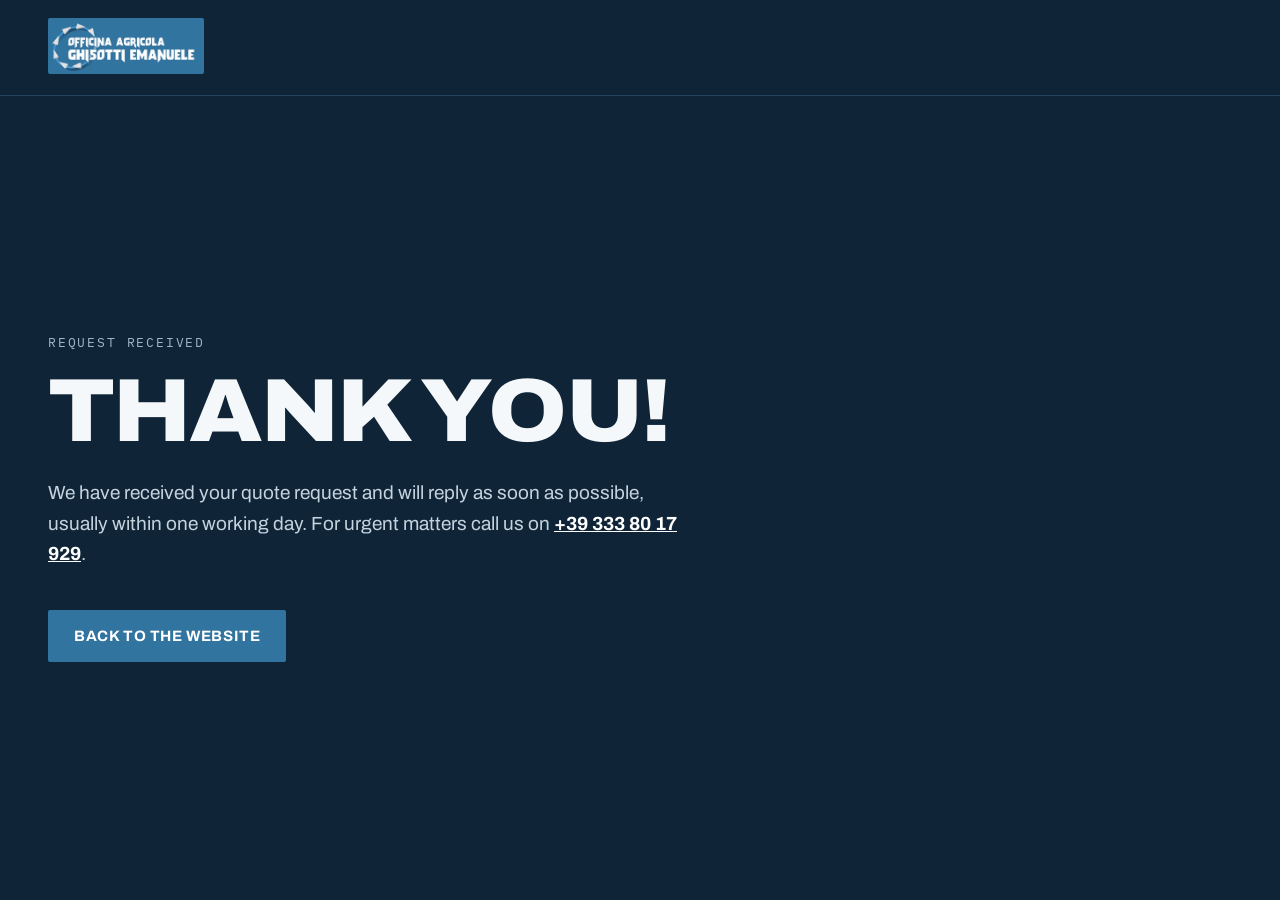
<file: en/thank-you/index.html>
<!doctype html>
<html lang="en">
<head>
<meta charset="utf-8">
<meta name="viewport" content="width=device-width, initial-scale=1">
<title>Request sent | Officina Ghisotti</title>
<meta name="robots" content="noindex, follow">
<meta name="theme-color" content="#0F2537">
<link rel="icon" type="image/png" sizes="32x32" href="/assets/img/favicon-32.png">
<link rel="stylesheet" href="/assets/css/legal.css?v=42131685">
</head>
<body>
<div style="font-family: 'Archivo', system-ui, sans-serif; color: #F5F8FA; background: #0F2537; min-height: 100vh; display: flex; flex-direction: column">
<header class="wrap" style="width: 100%; padding-top: 18px; padding-bottom: 18px; border-bottom: 1px solid #22445E">
<a href="/en/" aria-label="Officina Agricola Ghisotti Emanuele, back to home" style="display: inline-flex"><img src="/assets/img/logo-officina-ghisotti.webp" width="707" height="254" alt="Officina Agricola Ghisotti Emanuele logo" style="height: 56px; width: auto; display: block; border-radius: 2px"></a>
</header>
<main class="wrap in1" style="width: 100%; flex: 1; display: flex; flex-direction: column; justify-content: center; padding-top: 64px; padding-bottom: 64px">
<p class="mono" style="margin: 0; font-size: 13px; letter-spacing: .14em; text-transform: uppercase; color: #9FB6C9">Request received</p>
<h1 class="display" style="font-size: clamp(44px,7vw,96px); margin-top: 18px">Thank you!</h1>
<p style="margin: 24px 0 0; font-size: 19px; line-height: 1.6; color: #C5D3DF; max-width: 640px">We have received your quote request and will reply as soon as possible, usually within one working day. For urgent matters call us on <a href="tel:+393338017929" style="color: #FFFFFF; font-weight: 700">+39 333 80 17 929</a>.</p>
<p style="margin: 40px 0 0"><a class="btn" href="/en/">Back to the website</a></p>
</main>
</div>
</body>
</html>
</file>
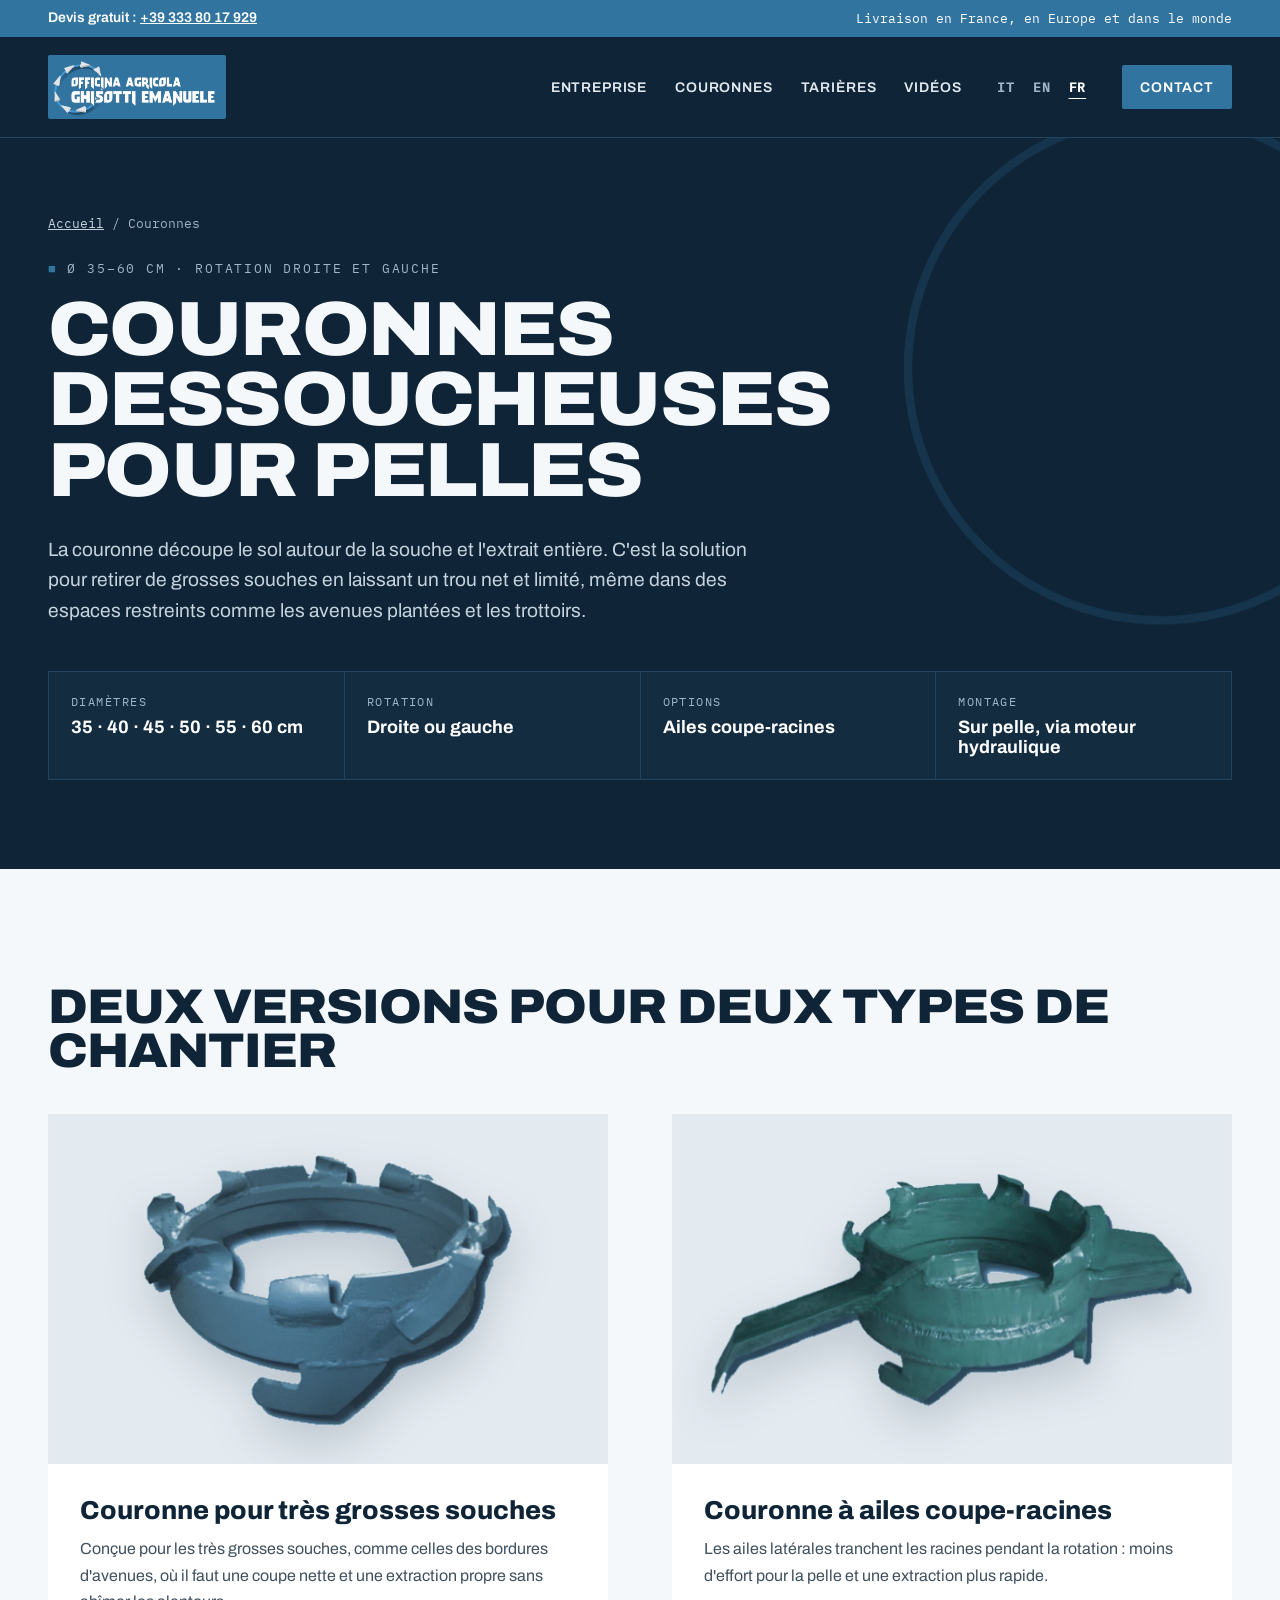
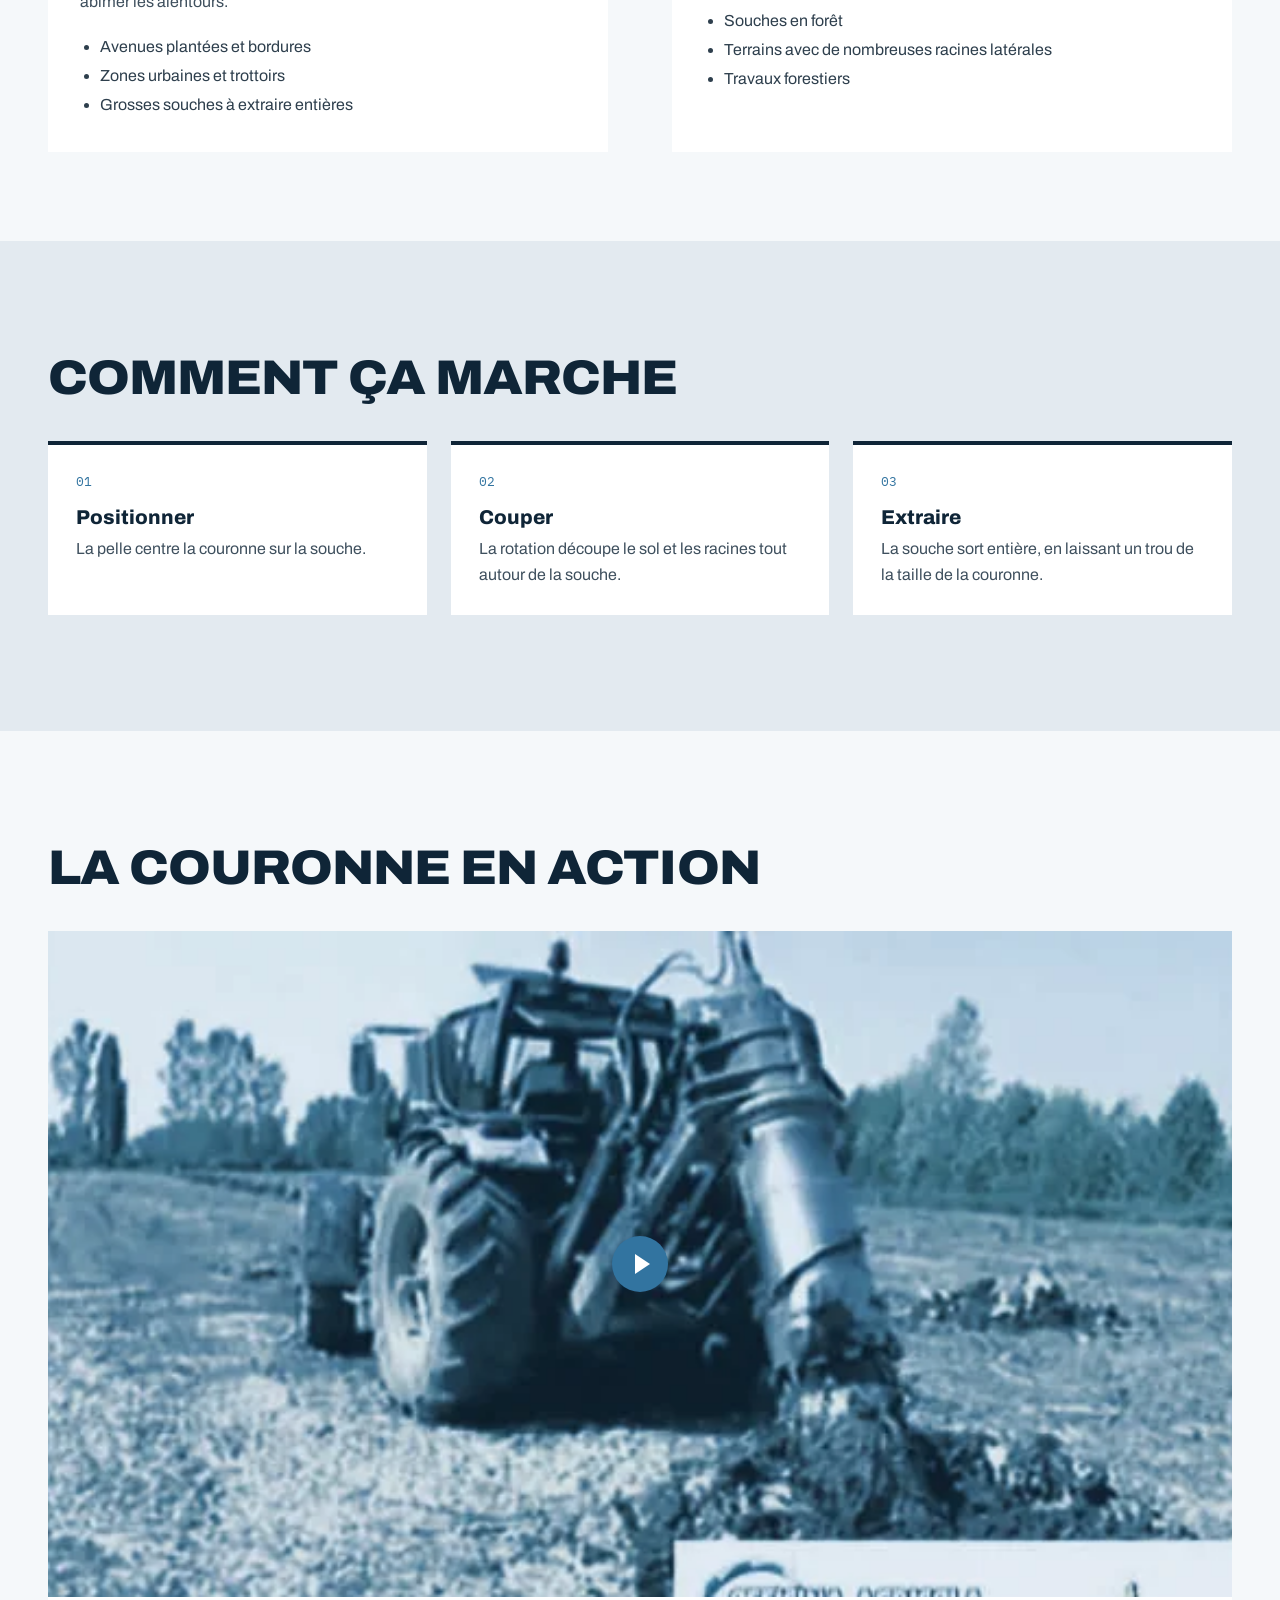
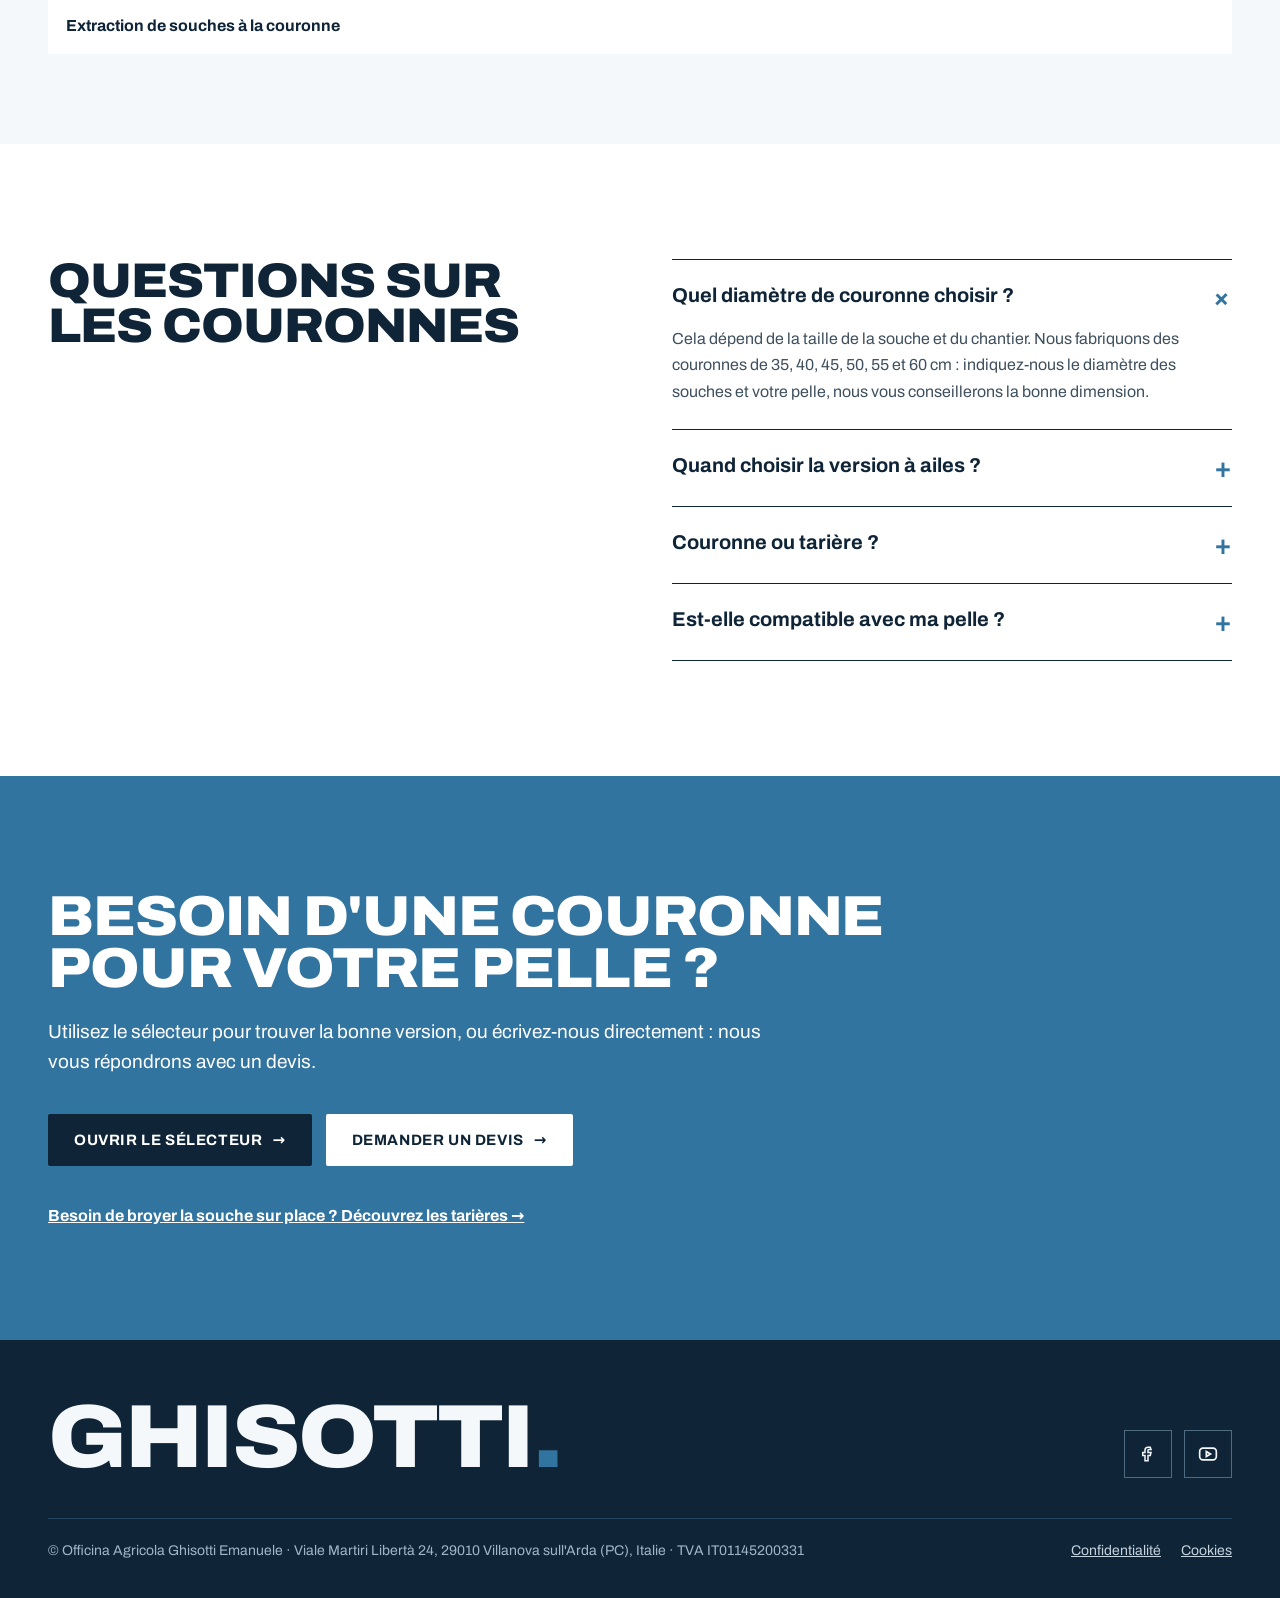
<file: fr/couronnes/index.html>
<!doctype html>
<html lang="fr">
<head>
<meta charset="utf-8">
<meta name="viewport" content="width=device-width, initial-scale=1">
<title>Couronnes dessoucheuses pour pelles Ø 35–60 cm | Officina Ghisotti</title>
<meta name="description" content="Couronnes dessoucheuses Ghisotti pour pelles hydrauliques : diamètres 35, 40, 45, 50, 55 et 60 cm, rotation droite ou gauche, ailes coupe-racines en option. Elles extraient la souche entière avec un trou net.">
<meta name="robots" content="index, follow">
<link rel="canonical" href="https://www.officinaghisotti.it/fr/couronnes/">
<link rel="alternate" hreflang="it" href="https://www.officinaghisotti.it/corone/">
<link rel="alternate" hreflang="en" href="https://www.officinaghisotti.it/en/crowns/">
<link rel="alternate" hreflang="fr" href="https://www.officinaghisotti.it/fr/couronnes/">
<link rel="alternate" hreflang="x-default" href="https://www.officinaghisotti.it/corone/">
<meta property="og:type" content="product">
<meta property="og:site_name" content="Officina Agricola Ghisotti Emanuele">
<meta property="og:locale" content="fr_FR">
<meta property="og:title" content="Couronnes dessoucheuses pour pelles Ø 35–60 cm | Officina Ghisotti">
<meta property="og:description" content="Couronnes dessoucheuses Ghisotti pour pelles hydrauliques : diamètres 35, 40, 45, 50, 55 et 60 cm, rotation droite ou gauche, ailes coupe-racines en option. Elles extraient la souche entière avec un trou net.">
<meta property="og:url" content="https://www.officinaghisotti.it/fr/couronnes/">
<meta property="og:image" content="https://www.officinaghisotti.it/assets/img/corona-ceppi-grossi-blu.webp">
<meta name="twitter:card" content="summary_large_image">
<meta name="theme-color" content="#0F2537">
<link rel="icon" type="image/png" sizes="32x32" href="/assets/img/favicon-32.png">
<link rel="apple-touch-icon" href="/assets/img/apple-touch-icon.png">
<link rel="preload" href="/assets/fonts/archivo-latin-wdth-normal.woff2" as="font" type="font/woff2" crossorigin>
<link rel="stylesheet" href="/assets/css/site.css?v=f8375469">
<script type="application/ld+json">{"@context": "https://schema.org", "@graph": [{"@type": "Product", "name": "Couronne dessoucheuse Ghisotti", "description": "Couronnes dessoucheuses Ghisotti pour pelles hydrauliques : diamètres 35, 40, 45, 50, 55 et 60 cm, rotation droite ou gauche, ailes coupe-racines en option. Elles extraient la souche entière avec un trou net.", "image": ["https://www.officinaghisotti.it/assets/img/corona-ceppi-grossi-blu.webp", "https://www.officinaghisotti.it/assets/img/corona-con-ali-blu.webp"], "brand": {"@type": "Brand", "name": "Officina Agricola Ghisotti Emanuele"}, "manufacturer": {"@id": "https://www.officinaghisotti.it/#org"}, "additionalProperty": [{"@type": "PropertyValue", "name": "Diamètres", "value": "35 · 40 · 45 · 50 · 55 · 60 cm"}, {"@type": "PropertyValue", "name": "Rotation", "value": "Droite ou gauche"}, {"@type": "PropertyValue", "name": "Options", "value": "Ailes coupe-racines"}, {"@type": "PropertyValue", "name": "Montage", "value": "Sur pelle, via moteur hydraulique"}]}, {"@type": "BreadcrumbList", "itemListElement": [{"@type": "ListItem", "position": 1, "name": "Accueil", "item": "https://www.officinaghisotti.it/fr/"}, {"@type": "ListItem", "position": 2, "name": "Couronnes", "item": "https://www.officinaghisotti.it/fr/couronnes/"}]}, {"@type": "FAQPage", "mainEntity": [{"@type": "Question", "name": "Quel diamètre de couronne choisir ?", "acceptedAnswer": {"@type": "Answer", "text": "Cela dépend de la taille de la souche et du chantier. Nous fabriquons des couronnes de 35, 40, 45, 50, 55 et 60 cm : indiquez-nous le diamètre des souches et votre pelle, nous vous conseillerons la bonne dimension."}}, {"@type": "Question", "name": "Quand choisir la version à ailes ?", "acceptedAnswer": {"@type": "Answer", "text": "Lorsque la souche a beaucoup de racines latérales, comme en forêt : les ailes les tranchent pendant la rotation et l'extraction demande moins de force."}}, {"@type": "Question", "name": "Couronne ou tarière ?", "acceptedAnswer": {"@type": "Answer", "text": "La couronne extrait la souche entière ; la tarière la broie sur place. Si la souche doit être retirée, choisissez la couronne ; si vous voulez un terrain prêt aussitôt, la tarière."}}, {"@type": "Question", "name": "Est-elle compatible avec ma pelle ?", "acceptedAnswer": {"@type": "Answer", "text": "Les couronnes se montent sur la pelle via un moteur hydraulique. Envoyez-nous la marque, le modèle et le poids de votre machine : nous vérifions la compatibilité avant le devis."}}]}]}</script>
</head>
<body id="top">
<div style="font-family: 'Archivo', system-ui, sans-serif; color: #0F2537; background: #F5F8FA; overflow-x: hidden">

<div class="site-head" id="site-head">
<div style="background: #3274A0; color: #FFFFFF; font-size: 14px">
<div class="wrap" style="display: flex; flex-wrap: wrap; justify-content: space-between; gap: 8px; padding-top: 10px; padding-bottom: 10px">
<p style="margin: 0; font-weight: 600">Devis gratuit : <a href="tel:+393338017929" style="color: #FFFFFF">+39 333 80 17 929</a></p>
<p class="mono" style="margin: 0; font-size: 13px">Livraison en France, en Europe et dans le monde</p>
</div>
</div>
<div class="site-nav">
<div class="wrap" style="display: flex; flex-wrap: wrap; justify-content: space-between; align-items: center; gap: 16px; padding-top: 18px; padding-bottom: 18px; border-bottom: 1px solid #22445E; position: relative; z-index: 2">
<a href="/fr/" aria-label="Officina Agricola Ghisotti Emanuele, retour en haut" style="display: flex; align-items: center">
<img src="/assets/img/logo-officina-ghisotti.webp" width="707" height="254" loading="eager" fetchpriority="high" decoding="async" alt="Logo Officina Agricola Ghisotti Emanuele" style="height: 64px; width: auto; display: block; border-radius: 2px">
</a>
<button type="button" class="menu-btn" aria-expanded="false" aria-controls="menu" aria-label="Ouvrir le menu"><svg width="22" height="22" viewBox="0 0 24 24" aria-hidden="true"><path d="M3 6h18M3 12h18M3 18h18" stroke="currentColor" stroke-width="2"></path></svg></button>
<nav id="menu" class="nav" aria-label="Menu principal">
<a href="/fr/#entreprise">Entreprise</a>
<a href="/fr/couronnes/" aria-current="page">Couronnes</a>
<a href="/fr/tarieres/">Tarières</a>
<a href="/fr/#video">Vidéos</a>
<div class="lang" aria-label="Langue"><a href="/corone/" hreflang="it" lang="it">IT</a><a href="/en/crowns/" hreflang="en" lang="en">EN</a><a href="/fr/couronnes/" hreflang="fr" aria-current="page">FR</a></div>
<a href="/fr/#contact" class="btn" style="background: #3274A0; color: #FFFFFF; min-height: 44px; padding: 0 18px">Contact</a>
</nav>
</div>
</div>
</div>
<div class="head-spacer" aria-hidden="true"></div>

<header style="background: #0F2537; color: #F5F8FA; position: relative; overflow: hidden">
<svg class="deco-ring" data-parallax="0.18" viewBox="0 0 400 400" aria-hidden="true" style="right: -160px; top: -40px; width: 560px; height: 560px; opacity: .22"><circle cx="200" cy="200" r="180" fill="none" stroke="#3274A0" stroke-width="6"></circle></svg>
<div class="wrap" style="position: relative; padding-top: clamp(40px,6vw,80px); padding-bottom: clamp(56px,7vw,96px)">
<nav aria-label="Breadcrumb"><p class="crumbs in6"><a href="/fr/">Accueil</a> / <span aria-current="page">Couronnes</span></p></nav>
<p class="eyebrow in6" style="color: #9FB6C9; margin-top: 28px"><span style="color: #3274A0">■</span>  Ø 35–60 cm · rotation droite et gauche</p>
<h1 class="display in1" style="font-size: clamp(40px,6vw,92px); margin-top: 18px; max-width: 1000px">Couronnes dessoucheuses pour pelles</h1>
<p class="in4" style="font-size: clamp(17px,1.5vw,20px); line-height: 1.6; color: #C5D3DF; max-width: 720px; margin: 28px 0 0">La couronne découpe le sol autour de la souche et l'extrait entière. C'est la solution pour retirer de grosses souches en laissant un trou net et limité, même dans des espaces restreints comme les avenues plantées et les trottoirs.</p>
<dl class="specs in5" style="margin: 44px 0 0"><div><dt>Diamètres</dt><dd>35 · 40 · 45 · 50 · 55 · 60 cm</dd></div><div><dt>Rotation</dt><dd>Droite ou gauche</dd></div><div><dt>Options</dt><dd>Ailes coupe-racines</dd></div><div><dt>Montage</dt><dd>Sur pelle, via moteur hydraulique</dd></div></dl>
</div>
</header>

<main>
<section class="wrap" style="padding-top: clamp(72px,9vw,120px); padding-bottom: clamp(56px,7vw,96px)">
<h2 class="display rvx" style="font-size: clamp(30px,3.8vw,52px)">Deux versions pour deux types de chantier</h2>
<div class="grid2" style="margin-top: 40px; align-items: stretch">
<article class="card rv" style="background: #FFFFFF; display: flex; flex-direction: column">
<div style="aspect-ratio: 16/10; background: #E3EAF0; display: flex; align-items: center; justify-content: center; padding: clamp(20px,3vw,40px); overflow: hidden">
<img class="pimg" data-parallax="0.05" data-parallax-prop="translate" src="/assets/img/corona-ceppi-grossi-blu.webp" width="846" height="625" loading="lazy" decoding="async" alt="Couronne dessoucheuse Ghisotti pour grosses souches" style="max-width: 100%; max-height: 100%; width: auto; height: auto; display: block; object-fit: contain">
</div>
<div style="padding: 32px; flex: 1">
<h3 style="font-size: 26px; font-weight: 800; margin: 0 0 12px">Couronne pour très grosses souches</h3>
<p style="margin: 0; line-height: 1.65; color: #3F505E">Conçue pour les très grosses souches, comme celles des bordures d'avenues, où il faut une coupe nette et une extraction propre sans abîmer les alentours.</p>
<ul style="margin: 18px 0 0; padding-left: 20px; line-height: 1.8; color: #2E3F4D"><li>Avenues plantées et bordures</li><li>Zones urbaines et trottoirs</li><li>Grosses souches à extraire entières</li></ul>
</div>
</article>
<article class="card rv" style="background: #FFFFFF; display: flex; flex-direction: column">
<div style="aspect-ratio: 16/10; background: #E3EAF0; display: flex; align-items: center; justify-content: center; padding: clamp(20px,3vw,40px); overflow: hidden">
<img class="pimg" data-parallax="0.05" data-parallax-prop="translate" src="/assets/img/corona-con-ali-blu.webp" width="1033" height="501" loading="lazy" decoding="async" alt="Couronne dessoucheuse Ghisotti à ailes coupe-racines" style="max-width: 100%; max-height: 100%; width: auto; height: auto; display: block; object-fit: contain">
</div>
<div style="padding: 32px; flex: 1">
<h3 style="font-size: 26px; font-weight: 800; margin: 0 0 12px">Couronne à ailes coupe-racines</h3>
<p style="margin: 0; line-height: 1.65; color: #3F505E">Les ailes latérales tranchent les racines pendant la rotation : moins d'effort pour la pelle et une extraction plus rapide.</p>
<ul style="margin: 18px 0 0; padding-left: 20px; line-height: 1.8; color: #2E3F4D"><li>Souches en forêt</li><li>Terrains avec de nombreuses racines latérales</li><li>Travaux forestiers</li></ul>
</div>
</article>
</div>
</section>

<section style="background: #E3EAF0; padding: clamp(72px,9vw,120px) 0">
<div class="wrap">
<h2 class="display rvx" style="font-size: clamp(30px,3.8vw,52px)">Comment ça marche</h2>
<ol class="steps rv" style="margin-top: 40px"><li><h3>Positionner</h3><p>La pelle centre la couronne sur la souche.</p></li><li><h3>Couper</h3><p>La rotation découpe le sol et les racines tout autour de la souche.</p></li><li><h3>Extraire</h3><p>La souche sort entière, en laissant un trou de la taille de la couronne.</p></li></ol>
</div>
</section>

<section class="wrap" style="padding-top: clamp(72px,9vw,120px); padding-bottom: clamp(56px,7vw,96px)">
<h2 class="display rvx" style="font-size: clamp(30px,3.8vw,52px)">La couronne en action</h2>
<div class="grid4" style="margin-top: 40px">
<a class="card rv" data-yt="omay3ggQcSo" href="https://www.youtube.com/watch?v=omay3ggQcSo" style="text-decoration: none; color: #0F2537; background: #FFFFFF; display: block">
<div style="aspect-ratio: 16/9; background: #0F2537; position: relative; overflow: hidden; display: flex; align-items: center; justify-content: center"><img src="/assets/img/video-levatura-ceppi.webp" width="548" height="300" loading="lazy" decoding="async" alt="" style="position: absolute; inset: 0; width: 100%; height: 100%; object-fit: cover"><svg width="56" height="56" viewBox="0 0 56 56" aria-hidden="true" style="position: relative"><circle cx="28" cy="28" r="28" fill="#3274A0"></circle><path d="M23 18 L38 28 L23 38 Z" fill="#FFFFFF"></path></svg></div>
<p style="padding: 18px; margin: 0; font-weight: 700; line-height: 1.35">Extraction de souches à la couronne</p>
</a>
</div>
</section>

<section style="background: #FFFFFF; padding: clamp(72px,9vw,120px) 0">
<div class="wrap grid2" style="align-items: start">
<h2 class="display rvx" style="font-size: clamp(30px,3.8vw,52px)">Questions sur les couronnes</h2>
<div class="rv" style="display: flex; flex-direction: column">
<details style="border-top: 1.5px solid #0F2537; padding: 24px 0" open="">
<summary style="display: flex; justify-content: space-between; gap: 16px; font-size: 20px; font-weight: 700">Quel diamètre de couronne choisir ?<span class="plus" aria-hidden="true" style="color: #3274A0; font-size: 28px; line-height: 1">+</span></summary>
<p style="margin: 14px 0 0; line-height: 1.65; color: #3F505E">Cela dépend de la taille de la souche et du chantier. Nous fabriquons des couronnes de 35, 40, 45, 50, 55 et 60 cm : indiquez-nous le diamètre des souches et votre pelle, nous vous conseillerons la bonne dimension.</p>
</details>
<details style="border-top: 1.5px solid #0F2537; padding: 24px 0">
<summary style="display: flex; justify-content: space-between; gap: 16px; font-size: 20px; font-weight: 700">Quand choisir la version à ailes ?<span class="plus" aria-hidden="true" style="color: #3274A0; font-size: 28px; line-height: 1">+</span></summary>
<p style="margin: 14px 0 0; line-height: 1.65; color: #3F505E">Lorsque la souche a beaucoup de racines latérales, comme en forêt : les ailes les tranchent pendant la rotation et l'extraction demande moins de force.</p>
</details>
<details style="border-top: 1.5px solid #0F2537; padding: 24px 0">
<summary style="display: flex; justify-content: space-between; gap: 16px; font-size: 20px; font-weight: 700">Couronne ou tarière ?<span class="plus" aria-hidden="true" style="color: #3274A0; font-size: 28px; line-height: 1">+</span></summary>
<p style="margin: 14px 0 0; line-height: 1.65; color: #3F505E">La couronne extrait la souche entière ; la tarière la broie sur place. Si la souche doit être retirée, choisissez la couronne ; si vous voulez un terrain prêt aussitôt, la tarière.</p>
</details>
<details style="border-top: 1.5px solid #0F2537; border-bottom: 1.5px solid #0F2537; padding: 24px 0">
<summary style="display: flex; justify-content: space-between; gap: 16px; font-size: 20px; font-weight: 700">Est-elle compatible avec ma pelle ?<span class="plus" aria-hidden="true" style="color: #3274A0; font-size: 28px; line-height: 1">+</span></summary>
<p style="margin: 14px 0 0; line-height: 1.65; color: #3F505E">Les couronnes se montent sur la pelle via un moteur hydraulique. Envoyez-nous la marque, le modèle et le poids de votre machine : nous vérifions la compatibilité avant le devis.</p>
</details>
</div>
</div>
</section>

<section style="background: #3274A0; color: #FFFFFF; padding: clamp(72px,9vw,120px) 0">
<div class="wrap">
<h2 class="display rvx" style="font-size: clamp(32px,4.4vw,64px); max-width: 960px">Besoin d'une couronne pour votre pelle ?</h2>
<p class="rv" style="margin: 22px 0 0; font-size: 19px; line-height: 1.6; max-width: 720px">Utilisez le sélecteur pour trouver la bonne version, ou écrivez-nous directement : nous vous répondrons avec un devis.</p>
<div class="rv" style="display: flex; flex-wrap: wrap; gap: 14px; margin-top: 36px">
<a class="btn" href="/fr/#choisir" style="background: #0F2537; color: #FFFFFF">Ouvrir le sélecteur <span aria-hidden="true">→</span></a>
<a class="btn" href="/fr/#contact" style="background: #FFFFFF; color: #0F2537">Demander un devis <span aria-hidden="true">→</span></a>
</div>
<p class="rv" style="margin: 40px 0 0"><a href="/fr/tarieres/" style="color: #FFFFFF; font-weight: 700">Besoin de broyer la souche sur place ? Découvrez les tarières →</a></p>
</div>
</section>
</main>

<footer style="background: #0F2537; color: #9FB6C9; padding: 56px 0 40px">
<div class="wrap">
<div style="display: flex; flex-wrap: wrap; justify-content: space-between; gap: 32px; align-items: end">
<p class="display" style="font-size: clamp(40px,7vw,96px); color: #F5F8FA; margin: 0">Ghisotti<span style="color: #3274A0">.</span></p>
<div style="display: flex; gap: 12px">
<a href="https://www.facebook.com/manuel.ghisotti" aria-label="Facebook" style="width: 48px; height: 48px; border: 1px solid #4F6B82; display: flex; align-items: center; justify-content: center; color: #F5F8FA"><svg width="18" height="18" viewBox="0 0 24 24" fill="none" stroke="currentColor" stroke-width="2" aria-hidden="true"><path d="M15 3h-3a4 4 0 0 0-4 4v3H5v4h3v7h4v-7h3l1-4h-4V7a1 1 0 0 1 1-1h3z"></path></svg></a>
<a href="https://www.youtube.com/channel/UCeYTT8SydsbMlQ8Gb6a0rGQ" aria-label="YouTube" style="width: 48px; height: 48px; border: 1px solid #4F6B82; display: flex; align-items: center; justify-content: center; color: #F5F8FA"><svg width="20" height="20" viewBox="0 0 24 24" fill="none" stroke="currentColor" stroke-width="2" aria-hidden="true"><rect x="2" y="5" width="20" height="14" rx="4"></rect><path d="M10 9l5 3-5 3z"></path></svg></a>
</div>
</div>
<div style="border-top: 1px solid #22445E; margin-top: 40px; padding-top: 24px; display: flex; flex-wrap: wrap; justify-content: space-between; gap: 16px; font-size: 14px">
<p style="margin: 0">© Officina Agricola Ghisotti Emanuele · Viale Martiri Libertà 24, 29010 Villanova sull'Arda (PC), Italie · TVA IT01145200331</p>
<p style="margin: 0; display: flex; gap: 20px"><a href="/privacy-policy/" style="color: #C5D3DF">Confidentialité</a><a href="/cookie-policy/" style="color: #C5D3DF">Cookies</a></p>
</div>
</div>
</footer>

</div>
<script src="/assets/js/site.js?v=a0f78faa" defer></script>
</body>
</html>
</file>
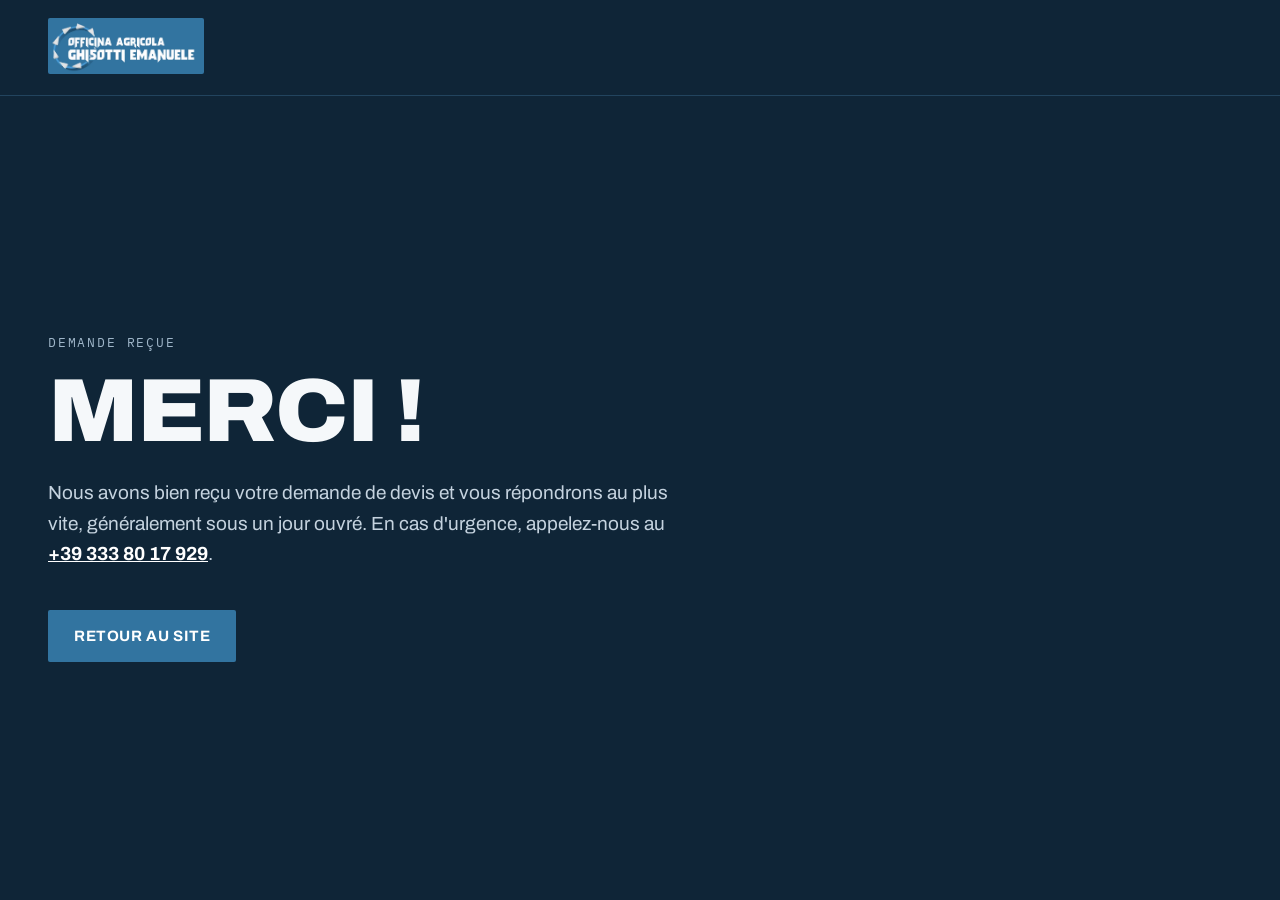
<file: fr/merci/index.html>
<!doctype html>
<html lang="fr">
<head>
<meta charset="utf-8">
<meta name="viewport" content="width=device-width, initial-scale=1">
<title>Demande envoyée | Officina Ghisotti</title>
<meta name="robots" content="noindex, follow">
<meta name="theme-color" content="#0F2537">
<link rel="icon" type="image/png" sizes="32x32" href="/assets/img/favicon-32.png">
<link rel="stylesheet" href="/assets/css/legal.css?v=42131685">
</head>
<body>
<div style="font-family: 'Archivo', system-ui, sans-serif; color: #F5F8FA; background: #0F2537; min-height: 100vh; display: flex; flex-direction: column">
<header class="wrap" style="width: 100%; padding-top: 18px; padding-bottom: 18px; border-bottom: 1px solid #22445E">
<a href="/fr/" aria-label="Officina Agricola Ghisotti Emanuele, retour à l'accueil" style="display: inline-flex"><img src="/assets/img/logo-officina-ghisotti.webp" width="707" height="254" alt="Logo Officina Agricola Ghisotti Emanuele" style="height: 56px; width: auto; display: block; border-radius: 2px"></a>
</header>
<main class="wrap in1" style="width: 100%; flex: 1; display: flex; flex-direction: column; justify-content: center; padding-top: 64px; padding-bottom: 64px">
<p class="mono" style="margin: 0; font-size: 13px; letter-spacing: .14em; text-transform: uppercase; color: #9FB6C9">Demande reçue</p>
<h1 class="display" style="font-size: clamp(44px,7vw,96px); margin-top: 18px">Merci !</h1>
<p style="margin: 24px 0 0; font-size: 19px; line-height: 1.6; color: #C5D3DF; max-width: 640px">Nous avons bien reçu votre demande de devis et vous répondrons au plus vite, généralement sous un jour ouvré. En cas d'urgence, appelez-nous au <a href="tel:+393338017929" style="color: #FFFFFF; font-weight: 700">+39 333 80 17 929</a>.</p>
<p style="margin: 40px 0 0"><a class="btn" href="/fr/">Retour au site</a></p>
</main>
</div>
</body>
</html>
</file>
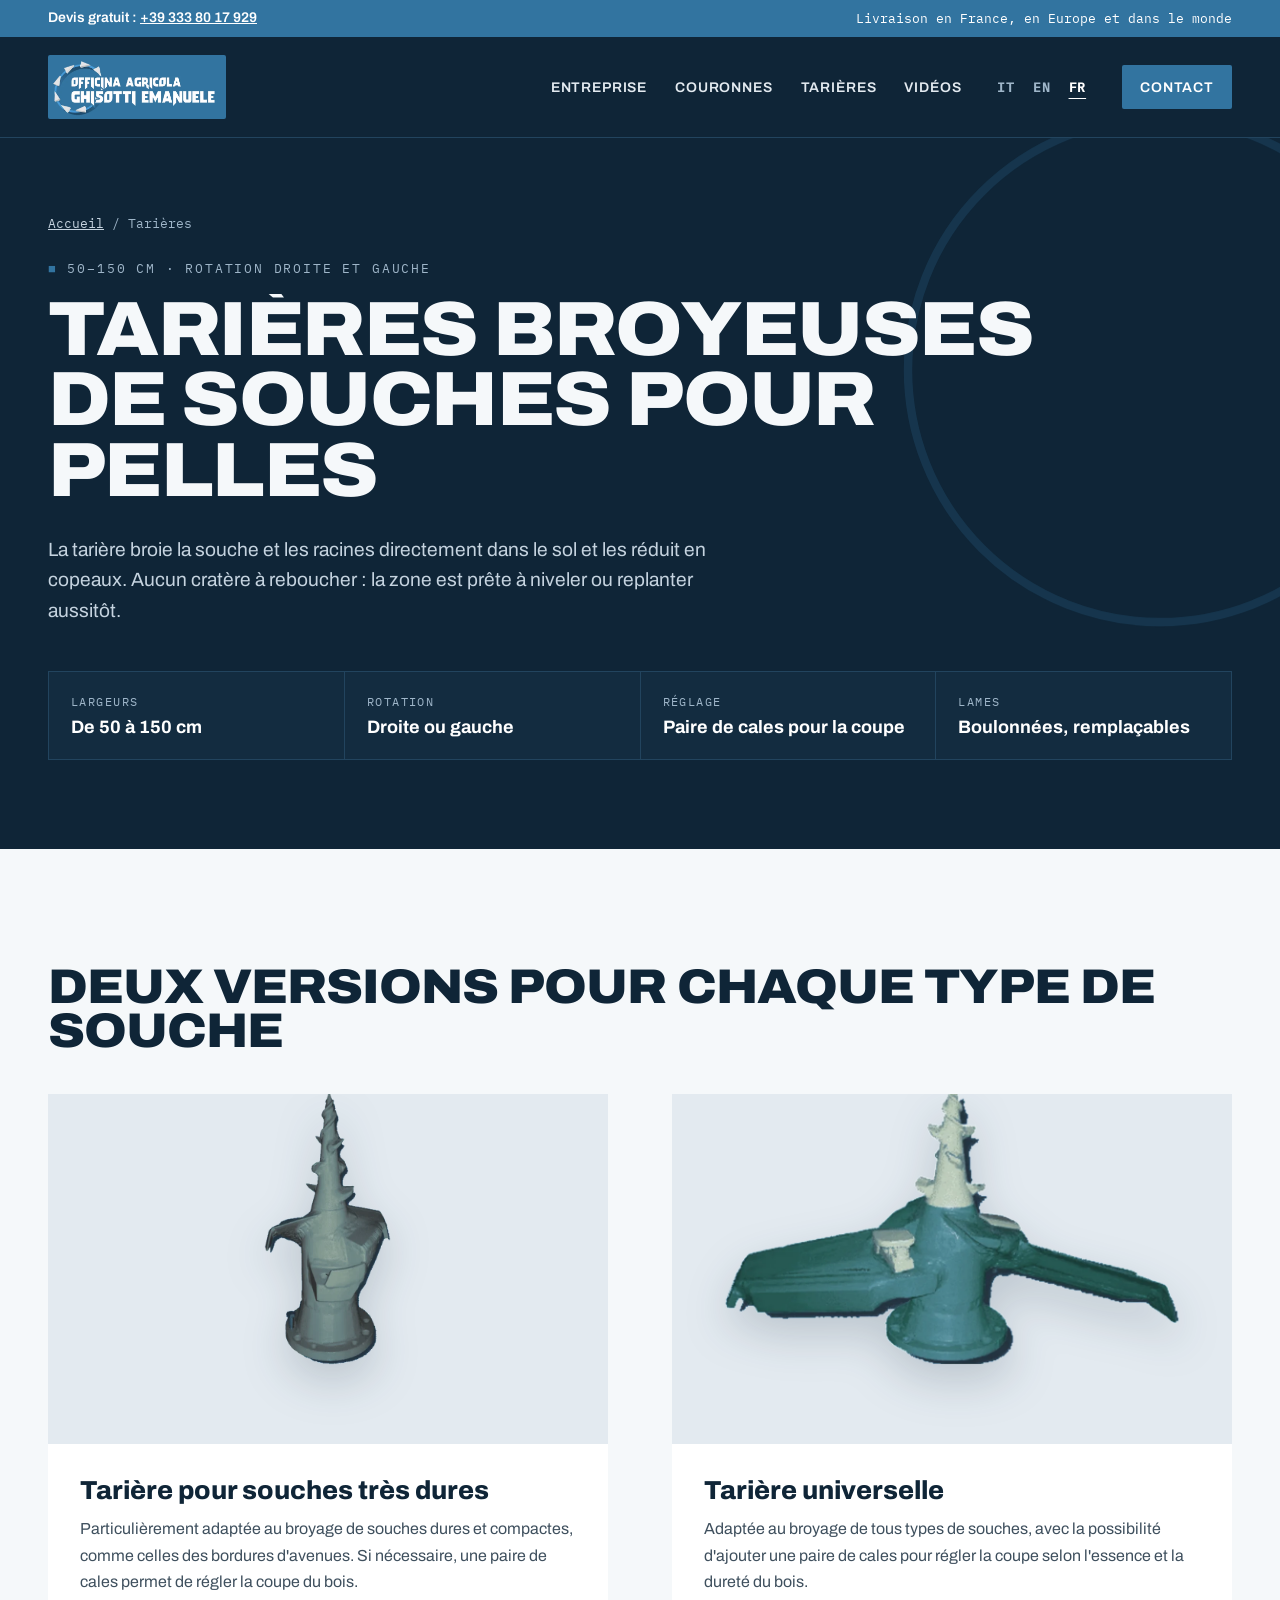
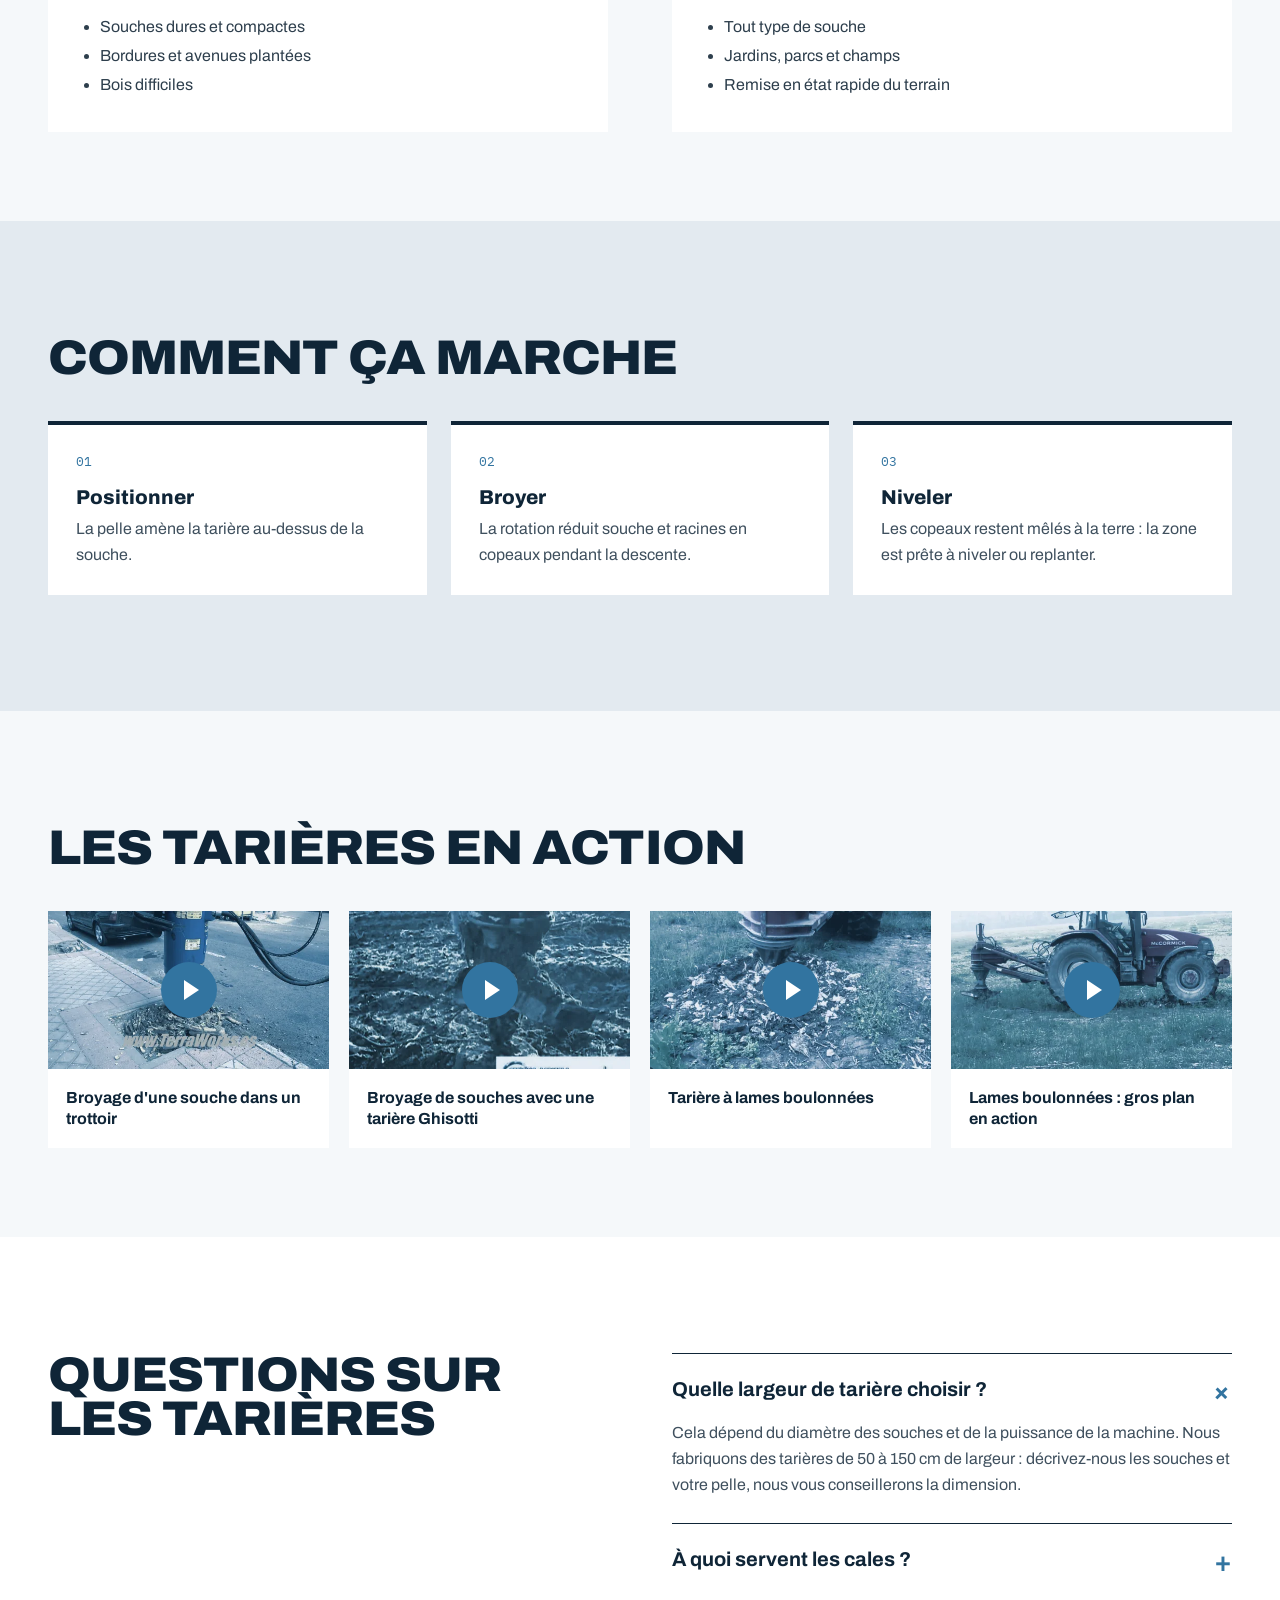
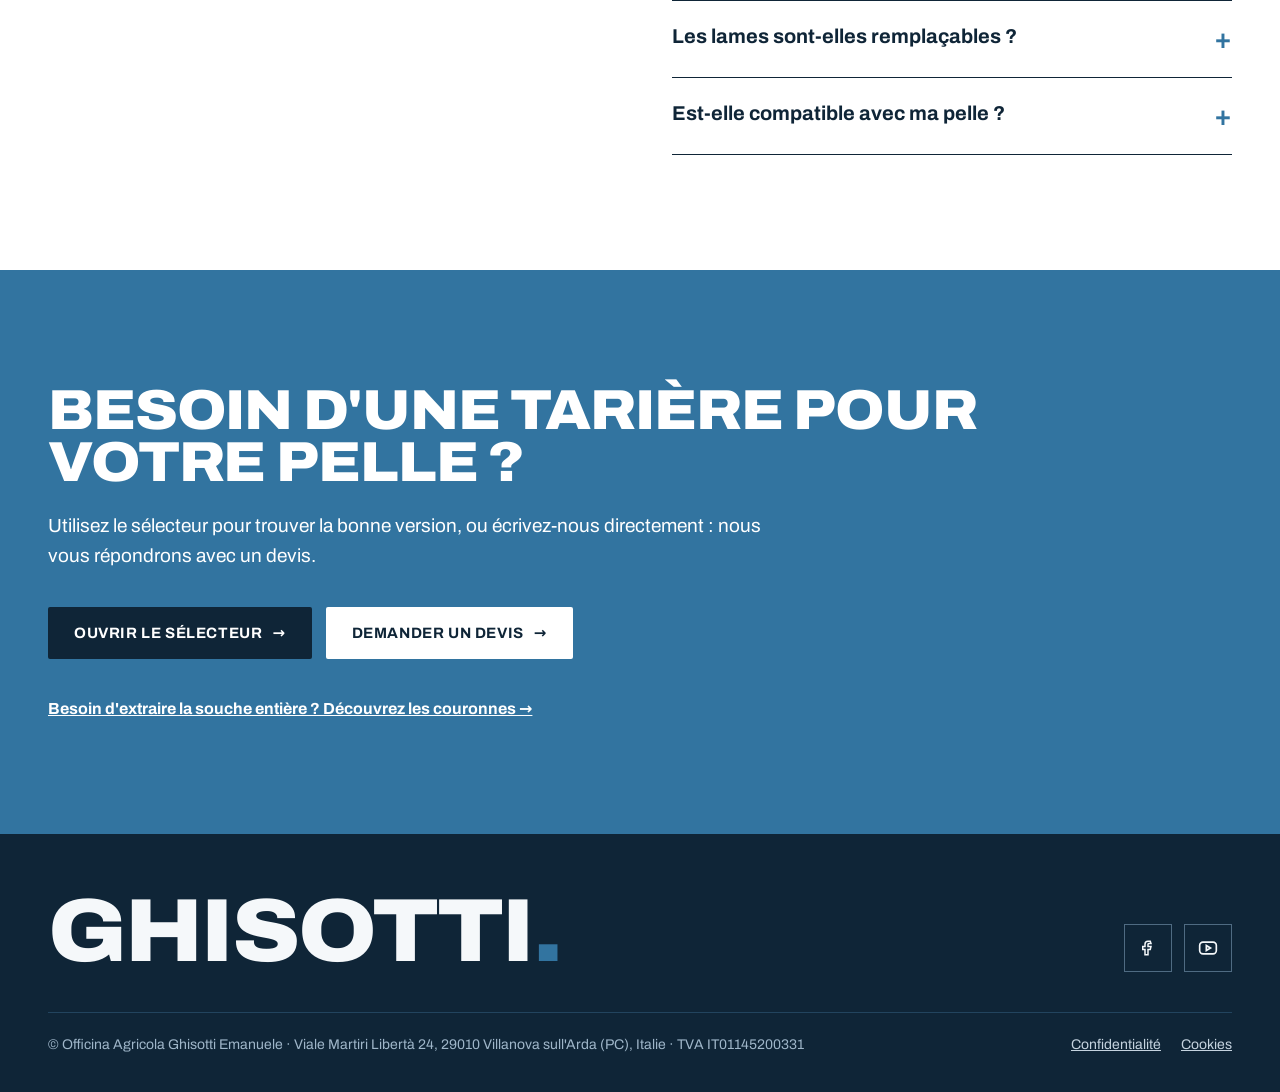
<file: fr/tarieres/index.html>
<!doctype html>
<html lang="fr">
<head>
<meta charset="utf-8">
<meta name="viewport" content="width=device-width, initial-scale=1">
<title>Tarières broyeuses de souches pour pelles 50–150 cm | Officina Ghisotti</title>
<meta name="description" content="Tarières broyeuses de souches Ghisotti pour pelles hydrauliques : largeurs de 50 à 150 cm, rotation droite ou gauche, lames boulonnées et cales pour régler la coupe. Elles broient souche et racines directement dans le sol.">
<meta name="robots" content="index, follow">
<link rel="canonical" href="https://www.officinaghisotti.it/fr/tarieres/">
<link rel="alternate" hreflang="it" href="https://www.officinaghisotti.it/trivelle/">
<link rel="alternate" hreflang="en" href="https://www.officinaghisotti.it/en/augers/">
<link rel="alternate" hreflang="fr" href="https://www.officinaghisotti.it/fr/tarieres/">
<link rel="alternate" hreflang="x-default" href="https://www.officinaghisotti.it/trivelle/">
<meta property="og:type" content="product">
<meta property="og:site_name" content="Officina Agricola Ghisotti Emanuele">
<meta property="og:locale" content="fr_FR">
<meta property="og:title" content="Tarières broyeuses de souches pour pelles 50–150 cm | Officina Ghisotti">
<meta property="og:description" content="Tarières broyeuses de souches Ghisotti pour pelles hydrauliques : largeurs de 50 à 150 cm, rotation droite ou gauche, lames boulonnées et cales pour régler la coupe. Elles broient souche et racines directement dans le sol.">
<meta property="og:url" content="https://www.officinaghisotti.it/fr/tarieres/">
<meta property="og:image" content="https://www.officinaghisotti.it/assets/img/trivella-ceppi-duri-blu.webp">
<meta name="twitter:card" content="summary_large_image">
<meta name="theme-color" content="#0F2537">
<link rel="icon" type="image/png" sizes="32x32" href="/assets/img/favicon-32.png">
<link rel="apple-touch-icon" href="/assets/img/apple-touch-icon.png">
<link rel="preload" href="/assets/fonts/archivo-latin-wdth-normal.woff2" as="font" type="font/woff2" crossorigin>
<link rel="stylesheet" href="/assets/css/site.css?v=f8375469">
<script type="application/ld+json">{"@context": "https://schema.org", "@graph": [{"@type": "Product", "name": "Tarière broyeuse de souches Ghisotti", "description": "Tarières broyeuses de souches Ghisotti pour pelles hydrauliques : largeurs de 50 à 150 cm, rotation droite ou gauche, lames boulonnées et cales pour régler la coupe. Elles broient souche et racines directement dans le sol.", "image": ["https://www.officinaghisotti.it/assets/img/trivella-ceppi-duri-blu.webp", "https://www.officinaghisotti.it/assets/img/trivella-universale-blu.webp"], "brand": {"@type": "Brand", "name": "Officina Agricola Ghisotti Emanuele"}, "manufacturer": {"@id": "https://www.officinaghisotti.it/#org"}, "additionalProperty": [{"@type": "PropertyValue", "name": "Largeurs", "value": "De 50 à 150 cm"}, {"@type": "PropertyValue", "name": "Rotation", "value": "Droite ou gauche"}, {"@type": "PropertyValue", "name": "Réglage", "value": "Paire de cales pour la coupe"}, {"@type": "PropertyValue", "name": "Lames", "value": "Boulonnées, remplaçables"}]}, {"@type": "BreadcrumbList", "itemListElement": [{"@type": "ListItem", "position": 1, "name": "Accueil", "item": "https://www.officinaghisotti.it/fr/"}, {"@type": "ListItem", "position": 2, "name": "Tarières", "item": "https://www.officinaghisotti.it/fr/tarieres/"}]}, {"@type": "FAQPage", "mainEntity": [{"@type": "Question", "name": "Quelle largeur de tarière choisir ?", "acceptedAnswer": {"@type": "Answer", "text": "Cela dépend du diamètre des souches et de la puissance de la machine. Nous fabriquons des tarières de 50 à 150 cm de largeur : décrivez-nous les souches et votre pelle, nous vous conseillerons la dimension."}}, {"@type": "Question", "name": "À quoi servent les cales ?", "acceptedAnswer": {"@type": "Answer", "text": "Une paire de cales règle la quantité de bois enlevée à chaque tour, pour adapter la coupe à la dureté de la souche."}}, {"@type": "Question", "name": "Les lames sont-elles remplaçables ?", "acceptedAnswer": {"@type": "Answer", "text": "Oui : les lames sont boulonnées, elles se remplacent une fois usées sans changer toute la tarière."}}, {"@type": "Question", "name": "Est-elle compatible avec ma pelle ?", "acceptedAnswer": {"@type": "Answer", "text": "Les tarières se montent sur la pelle via un moteur hydraulique. Envoyez-nous la marque, le modèle et le poids de votre machine : nous vérifions la compatibilité avant le devis."}}]}]}</script>
</head>
<body id="top">
<div style="font-family: 'Archivo', system-ui, sans-serif; color: #0F2537; background: #F5F8FA; overflow-x: hidden">

<div class="site-head" id="site-head">
<div style="background: #3274A0; color: #FFFFFF; font-size: 14px">
<div class="wrap" style="display: flex; flex-wrap: wrap; justify-content: space-between; gap: 8px; padding-top: 10px; padding-bottom: 10px">
<p style="margin: 0; font-weight: 600">Devis gratuit : <a href="tel:+393338017929" style="color: #FFFFFF">+39 333 80 17 929</a></p>
<p class="mono" style="margin: 0; font-size: 13px">Livraison en France, en Europe et dans le monde</p>
</div>
</div>
<div class="site-nav">
<div class="wrap" style="display: flex; flex-wrap: wrap; justify-content: space-between; align-items: center; gap: 16px; padding-top: 18px; padding-bottom: 18px; border-bottom: 1px solid #22445E; position: relative; z-index: 2">
<a href="/fr/" aria-label="Officina Agricola Ghisotti Emanuele, retour en haut" style="display: flex; align-items: center">
<img src="/assets/img/logo-officina-ghisotti.webp" width="707" height="254" loading="eager" fetchpriority="high" decoding="async" alt="Logo Officina Agricola Ghisotti Emanuele" style="height: 64px; width: auto; display: block; border-radius: 2px">
</a>
<button type="button" class="menu-btn" aria-expanded="false" aria-controls="menu" aria-label="Ouvrir le menu"><svg width="22" height="22" viewBox="0 0 24 24" aria-hidden="true"><path d="M3 6h18M3 12h18M3 18h18" stroke="currentColor" stroke-width="2"></path></svg></button>
<nav id="menu" class="nav" aria-label="Menu principal">
<a href="/fr/#entreprise">Entreprise</a>
<a href="/fr/couronnes/">Couronnes</a>
<a href="/fr/tarieres/" aria-current="page">Tarières</a>
<a href="/fr/#video">Vidéos</a>
<div class="lang" aria-label="Langue"><a href="/trivelle/" hreflang="it" lang="it">IT</a><a href="/en/augers/" hreflang="en" lang="en">EN</a><a href="/fr/tarieres/" hreflang="fr" aria-current="page">FR</a></div>
<a href="/fr/#contact" class="btn" style="background: #3274A0; color: #FFFFFF; min-height: 44px; padding: 0 18px">Contact</a>
</nav>
</div>
</div>
</div>
<div class="head-spacer" aria-hidden="true"></div>

<header style="background: #0F2537; color: #F5F8FA; position: relative; overflow: hidden">
<svg class="deco-ring" data-parallax="0.18" viewBox="0 0 400 400" aria-hidden="true" style="right: -160px; top: -40px; width: 560px; height: 560px; opacity: .22"><circle cx="200" cy="200" r="180" fill="none" stroke="#3274A0" stroke-width="6"></circle></svg>
<div class="wrap" style="position: relative; padding-top: clamp(40px,6vw,80px); padding-bottom: clamp(56px,7vw,96px)">
<nav aria-label="Breadcrumb"><p class="crumbs in6"><a href="/fr/">Accueil</a> / <span aria-current="page">Tarières</span></p></nav>
<p class="eyebrow in6" style="color: #9FB6C9; margin-top: 28px"><span style="color: #3274A0">■</span>  50–150 cm · rotation droite et gauche</p>
<h1 class="display in1" style="font-size: clamp(40px,6vw,92px); margin-top: 18px; max-width: 1000px">Tarières broyeuses de souches pour pelles</h1>
<p class="in4" style="font-size: clamp(17px,1.5vw,20px); line-height: 1.6; color: #C5D3DF; max-width: 720px; margin: 28px 0 0">La tarière broie la souche et les racines directement dans le sol et les réduit en copeaux. Aucun cratère à reboucher : la zone est prête à niveler ou replanter aussitôt.</p>
<dl class="specs in5" style="margin: 44px 0 0"><div><dt>Largeurs</dt><dd>De 50 à 150 cm</dd></div><div><dt>Rotation</dt><dd>Droite ou gauche</dd></div><div><dt>Réglage</dt><dd>Paire de cales pour la coupe</dd></div><div><dt>Lames</dt><dd>Boulonnées, remplaçables</dd></div></dl>
</div>
</header>

<main>
<section class="wrap" style="padding-top: clamp(72px,9vw,120px); padding-bottom: clamp(56px,7vw,96px)">
<h2 class="display rvx" style="font-size: clamp(30px,3.8vw,52px)">Deux versions pour chaque type de souche</h2>
<div class="grid2" style="margin-top: 40px; align-items: stretch">
<article class="card rv" style="background: #FFFFFF; display: flex; flex-direction: column">
<div style="aspect-ratio: 16/10; background: #E3EAF0; display: flex; align-items: center; justify-content: center; padding: clamp(20px,3vw,40px); overflow: hidden">
<img class="pimg" data-parallax="0.05" data-parallax-prop="translate" src="/assets/img/trivella-ceppi-duri-blu.webp" width="332" height="712" loading="lazy" decoding="async" alt="Tarière broyeuse Ghisotti pour souches très dures" style="max-width: 100%; max-height: 100%; width: auto; height: auto; display: block; object-fit: contain">
</div>
<div style="padding: 32px; flex: 1">
<h3 style="font-size: 26px; font-weight: 800; margin: 0 0 12px">Tarière pour souches très dures</h3>
<p style="margin: 0; line-height: 1.65; color: #3F505E">Particulièrement adaptée au broyage de souches dures et compactes, comme celles des bordures d'avenues. Si nécessaire, une paire de cales permet de régler la coupe du bois.</p>
<ul style="margin: 18px 0 0; padding-left: 20px; line-height: 1.8; color: #2E3F4D"><li>Souches dures et compactes</li><li>Bordures et avenues plantées</li><li>Bois difficiles</li></ul>
</div>
</article>
<article class="card rv" style="background: #FFFFFF; display: flex; flex-direction: column">
<div style="aspect-ratio: 16/10; background: #E3EAF0; display: flex; align-items: center; justify-content: center; padding: clamp(20px,3vw,40px); overflow: hidden">
<img class="pimg" data-parallax="0.05" data-parallax-prop="translate" src="/assets/img/trivella-universale-blu.webp" width="954" height="572" loading="lazy" decoding="async" alt="Tarière broyeuse universelle Ghisotti" style="max-width: 100%; max-height: 100%; width: auto; height: auto; display: block; object-fit: contain">
</div>
<div style="padding: 32px; flex: 1">
<h3 style="font-size: 26px; font-weight: 800; margin: 0 0 12px">Tarière universelle</h3>
<p style="margin: 0; line-height: 1.65; color: #3F505E">Adaptée au broyage de tous types de souches, avec la possibilité d'ajouter une paire de cales pour régler la coupe selon l'essence et la dureté du bois.</p>
<ul style="margin: 18px 0 0; padding-left: 20px; line-height: 1.8; color: #2E3F4D"><li>Tout type de souche</li><li>Jardins, parcs et champs</li><li>Remise en état rapide du terrain</li></ul>
</div>
</article>
</div>
</section>

<section style="background: #E3EAF0; padding: clamp(72px,9vw,120px) 0">
<div class="wrap">
<h2 class="display rvx" style="font-size: clamp(30px,3.8vw,52px)">Comment ça marche</h2>
<ol class="steps rv" style="margin-top: 40px"><li><h3>Positionner</h3><p>La pelle amène la tarière au-dessus de la souche.</p></li><li><h3>Broyer</h3><p>La rotation réduit souche et racines en copeaux pendant la descente.</p></li><li><h3>Niveler</h3><p>Les copeaux restent mêlés à la terre : la zone est prête à niveler ou replanter.</p></li></ol>
</div>
</section>

<section class="wrap" style="padding-top: clamp(72px,9vw,120px); padding-bottom: clamp(56px,7vw,96px)">
<h2 class="display rvx" style="font-size: clamp(30px,3.8vw,52px)">Les tarières en action</h2>
<div class="grid4" style="margin-top: 40px">
<a class="card rv" data-vimeo="190219845" href="https://vimeo.com/190219845" style="text-decoration: none; color: #0F2537; background: #FFFFFF; display: block">
<div style="aspect-ratio: 16/9; background: #173248; position: relative; overflow: hidden; display: flex; align-items: center; justify-content: center"><img src="/assets/img/video-macinatura-vimeo.webp" width="549" height="304" loading="lazy" decoding="async" alt="" style="position: absolute; inset: 0; width: 100%; height: 100%; object-fit: cover"><svg width="56" height="56" viewBox="0 0 56 56" aria-hidden="true" style="position: relative"><circle cx="28" cy="28" r="28" fill="#3274A0"></circle><path d="M23 18 L38 28 L23 38 Z" fill="#FFFFFF"></path></svg></div>
<p style="padding: 18px; margin: 0; font-weight: 700; line-height: 1.35">Broyage d'une souche dans un trottoir</p>
</a>
<a class="card rv" data-yt="yg7fBFb25rY" href="https://www.youtube.com/watch?v=yg7fBFb25rY" style="text-decoration: none; color: #0F2537; background: #FFFFFF; display: block">
<div style="aspect-ratio: 16/9; background: #0F2537; position: relative; overflow: hidden; display: flex; align-items: center; justify-content: center"><img src="/assets/img/video-macinatura-ceppi.webp" width="549" height="304" loading="lazy" decoding="async" alt="" style="position: absolute; inset: 0; width: 100%; height: 100%; object-fit: cover"><svg width="56" height="56" viewBox="0 0 56 56" aria-hidden="true" style="position: relative"><circle cx="28" cy="28" r="28" fill="#3274A0"></circle><path d="M23 18 L38 28 L23 38 Z" fill="#FFFFFF"></path></svg></div>
<p style="padding: 18px; margin: 0; font-weight: 700; line-height: 1.35">Broyage de souches avec une tarière Ghisotti</p>
</a>
<a class="card rv" data-yt="FBsfpej0XLs" href="https://www.youtube.com/watch?v=FBsfpej0XLs" style="text-decoration: none; color: #0F2537; background: #FFFFFF; display: block">
<div style="aspect-ratio: 16/9; background: #173248; position: relative; overflow: hidden; display: flex; align-items: center; justify-content: center"><img src="/assets/img/video-trivella-lame-avvitate-1.webp" width="549" height="305" loading="lazy" decoding="async" alt="" style="position: absolute; inset: 0; width: 100%; height: 100%; object-fit: cover"><svg width="56" height="56" viewBox="0 0 56 56" aria-hidden="true" style="position: relative"><circle cx="28" cy="28" r="28" fill="#3274A0"></circle><path d="M23 18 L38 28 L23 38 Z" fill="#FFFFFF"></path></svg></div>
<p style="padding: 18px; margin: 0; font-weight: 700; line-height: 1.35">Tarière à lames boulonnées</p>
</a>
<a class="card rv" data-yt="N4jRROIOsd8" href="https://www.youtube.com/watch?v=N4jRROIOsd8" style="text-decoration: none; color: #0F2537; background: #FFFFFF; display: block">
<div style="aspect-ratio: 16/9; background: #0F2537; position: relative; overflow: hidden; display: flex; align-items: center; justify-content: center"><img src="/assets/img/video-trivella-lame-avvitate-2.webp" width="549" height="305" loading="lazy" decoding="async" alt="" style="position: absolute; inset: 0; width: 100%; height: 100%; object-fit: cover"><svg width="56" height="56" viewBox="0 0 56 56" aria-hidden="true" style="position: relative"><circle cx="28" cy="28" r="28" fill="#3274A0"></circle><path d="M23 18 L38 28 L23 38 Z" fill="#FFFFFF"></path></svg></div>
<p style="padding: 18px; margin: 0; font-weight: 700; line-height: 1.35">Lames boulonnées : gros plan en action</p>
</a>
</div>
</section>

<section style="background: #FFFFFF; padding: clamp(72px,9vw,120px) 0">
<div class="wrap grid2" style="align-items: start">
<h2 class="display rvx" style="font-size: clamp(30px,3.8vw,52px)">Questions sur les tarières</h2>
<div class="rv" style="display: flex; flex-direction: column">
<details style="border-top: 1.5px solid #0F2537; padding: 24px 0" open="">
<summary style="display: flex; justify-content: space-between; gap: 16px; font-size: 20px; font-weight: 700">Quelle largeur de tarière choisir ?<span class="plus" aria-hidden="true" style="color: #3274A0; font-size: 28px; line-height: 1">+</span></summary>
<p style="margin: 14px 0 0; line-height: 1.65; color: #3F505E">Cela dépend du diamètre des souches et de la puissance de la machine. Nous fabriquons des tarières de 50 à 150 cm de largeur : décrivez-nous les souches et votre pelle, nous vous conseillerons la dimension.</p>
</details>
<details style="border-top: 1.5px solid #0F2537; padding: 24px 0">
<summary style="display: flex; justify-content: space-between; gap: 16px; font-size: 20px; font-weight: 700">À quoi servent les cales ?<span class="plus" aria-hidden="true" style="color: #3274A0; font-size: 28px; line-height: 1">+</span></summary>
<p style="margin: 14px 0 0; line-height: 1.65; color: #3F505E">Une paire de cales règle la quantité de bois enlevée à chaque tour, pour adapter la coupe à la dureté de la souche.</p>
</details>
<details style="border-top: 1.5px solid #0F2537; padding: 24px 0">
<summary style="display: flex; justify-content: space-between; gap: 16px; font-size: 20px; font-weight: 700">Les lames sont-elles remplaçables ?<span class="plus" aria-hidden="true" style="color: #3274A0; font-size: 28px; line-height: 1">+</span></summary>
<p style="margin: 14px 0 0; line-height: 1.65; color: #3F505E">Oui : les lames sont boulonnées, elles se remplacent une fois usées sans changer toute la tarière.</p>
</details>
<details style="border-top: 1.5px solid #0F2537; border-bottom: 1.5px solid #0F2537; padding: 24px 0">
<summary style="display: flex; justify-content: space-between; gap: 16px; font-size: 20px; font-weight: 700">Est-elle compatible avec ma pelle ?<span class="plus" aria-hidden="true" style="color: #3274A0; font-size: 28px; line-height: 1">+</span></summary>
<p style="margin: 14px 0 0; line-height: 1.65; color: #3F505E">Les tarières se montent sur la pelle via un moteur hydraulique. Envoyez-nous la marque, le modèle et le poids de votre machine : nous vérifions la compatibilité avant le devis.</p>
</details>
</div>
</div>
</section>

<section style="background: #3274A0; color: #FFFFFF; padding: clamp(72px,9vw,120px) 0">
<div class="wrap">
<h2 class="display rvx" style="font-size: clamp(32px,4.4vw,64px); max-width: 960px">Besoin d'une tarière pour votre pelle ?</h2>
<p class="rv" style="margin: 22px 0 0; font-size: 19px; line-height: 1.6; max-width: 720px">Utilisez le sélecteur pour trouver la bonne version, ou écrivez-nous directement : nous vous répondrons avec un devis.</p>
<div class="rv" style="display: flex; flex-wrap: wrap; gap: 14px; margin-top: 36px">
<a class="btn" href="/fr/#choisir" style="background: #0F2537; color: #FFFFFF">Ouvrir le sélecteur <span aria-hidden="true">→</span></a>
<a class="btn" href="/fr/#contact" style="background: #FFFFFF; color: #0F2537">Demander un devis <span aria-hidden="true">→</span></a>
</div>
<p class="rv" style="margin: 40px 0 0"><a href="/fr/couronnes/" style="color: #FFFFFF; font-weight: 700">Besoin d'extraire la souche entière ? Découvrez les couronnes →</a></p>
</div>
</section>
</main>

<footer style="background: #0F2537; color: #9FB6C9; padding: 56px 0 40px">
<div class="wrap">
<div style="display: flex; flex-wrap: wrap; justify-content: space-between; gap: 32px; align-items: end">
<p class="display" style="font-size: clamp(40px,7vw,96px); color: #F5F8FA; margin: 0">Ghisotti<span style="color: #3274A0">.</span></p>
<div style="display: flex; gap: 12px">
<a href="https://www.facebook.com/manuel.ghisotti" aria-label="Facebook" style="width: 48px; height: 48px; border: 1px solid #4F6B82; display: flex; align-items: center; justify-content: center; color: #F5F8FA"><svg width="18" height="18" viewBox="0 0 24 24" fill="none" stroke="currentColor" stroke-width="2" aria-hidden="true"><path d="M15 3h-3a4 4 0 0 0-4 4v3H5v4h3v7h4v-7h3l1-4h-4V7a1 1 0 0 1 1-1h3z"></path></svg></a>
<a href="https://www.youtube.com/channel/UCeYTT8SydsbMlQ8Gb6a0rGQ" aria-label="YouTube" style="width: 48px; height: 48px; border: 1px solid #4F6B82; display: flex; align-items: center; justify-content: center; color: #F5F8FA"><svg width="20" height="20" viewBox="0 0 24 24" fill="none" stroke="currentColor" stroke-width="2" aria-hidden="true"><rect x="2" y="5" width="20" height="14" rx="4"></rect><path d="M10 9l5 3-5 3z"></path></svg></a>
</div>
</div>
<div style="border-top: 1px solid #22445E; margin-top: 40px; padding-top: 24px; display: flex; flex-wrap: wrap; justify-content: space-between; gap: 16px; font-size: 14px">
<p style="margin: 0">© Officina Agricola Ghisotti Emanuele · Viale Martiri Libertà 24, 29010 Villanova sull'Arda (PC), Italie · TVA IT01145200331</p>
<p style="margin: 0; display: flex; gap: 20px"><a href="/privacy-policy/" style="color: #C5D3DF">Confidentialité</a><a href="/cookie-policy/" style="color: #C5D3DF">Cookies</a></p>
</div>
</div>
</footer>

</div>
<script src="/assets/js/site.js?v=a0f78faa" defer></script>
</body>
</html>
</file>
<file: assets/css/site.css>
/* Officina Agricola Ghisotti Emanuele – stile delle pagine principali (IT / EN / FR) */

/* Font ospitati localmente (nessuna chiamata a Google Fonts) */
@font-face{font-family:'Archivo';font-style:normal;font-display:swap;font-weight:100 900;font-stretch:62% 125%;src:url(/assets/fonts/archivo-latin-wdth-normal.woff2) format('woff2-variations');unicode-range:U+0000-00FF,U+0131,U+0152-0153,U+02BB-02BC,U+02C6,U+02DA,U+02DC,U+0304,U+0308,U+0329,U+2000-206F,U+20AC,U+2122,U+2191,U+2193,U+2212,U+2215,U+FEFF,U+FFFD}
@font-face{font-family:'Archivo';font-style:normal;font-display:swap;font-weight:100 900;font-stretch:62% 125%;src:url(/assets/fonts/archivo-latin-ext-wdth-normal.woff2) format('woff2-variations');unicode-range:U+0100-02BA,U+02BD-02C5,U+02C7-02CC,U+02CE-02D7,U+02DD-02FF,U+0304,U+0308,U+0329,U+1D00-1DBF,U+1E00-1E9F,U+1EF2-1EFF,U+2020,U+20A0-20AB,U+20AD-20C0,U+2113,U+2C60-2C7F,U+A720-A7FF}
@font-face{font-family:'IBM Plex Mono';font-style:normal;font-display:swap;font-weight:400;src:url(/assets/fonts/ibm-plex-mono-latin-400-normal.woff2) format('woff2')}
@font-face{font-family:'IBM Plex Mono';font-style:normal;font-display:swap;font-weight:500;src:url(/assets/fonts/ibm-plex-mono-latin-500-normal.woff2) format('woff2')}

body{margin:0;background:#F5F8FA}
a{color:#3274A0}a:hover{color:#1E5079}
*{box-sizing:border-box}
[hidden]{display:none !important}
img{max-width:100%}
:focus-visible{outline:3px solid #6FB1E6;outline-offset:3px}
.wrap{max-width:1280px;margin:0 auto;padding:0 clamp(16px,4vw,48px)}

/* Intestazione fissa: scompare in dissolvenza scorrendo in giù, ricompare scorrendo in su (site.js) */
.site-head{position:fixed;top:0;left:0;right:0;z-index:50;transition:opacity .4s ease,transform .4s cubic-bezier(.2,.7,.2,1)}
.site-head.is-hidden{opacity:0;transform:translateY(-14px);pointer-events:none}
.site-nav{background:#0F2537;color:#F5F8FA;transition:box-shadow .3s ease}
.site-head.is-scrolled .site-nav{box-shadow:0 14px 30px -14px rgba(5,15,25,.6)}
.head-spacer{height:var(--head-h,137px);background:#0F2537}
main section[id]{scroll-margin-top:24px}
@media (max-width: 960px){.site-head.menu-open .site-nav{max-height:calc(100vh - 40px);overflow-y:auto}}

/* Parallax (site.js) */
[data-parallax],[data-parallax-x]{will-change:transform}
.deco-ring{position:absolute;pointer-events:none}

/* Navigazione */
.nav{display:flex;flex-wrap:wrap;gap:8px 28px;align-items:center}
.nav a{color:#E3EAF0;text-decoration:none;font-size:14px;font-weight:600;letter-spacing:.06em;text-transform:uppercase;padding:12px 0}
.nav a:hover{color:#FFFFFF}
.lang{display:flex;gap:2px;align-items:center;font-family:'IBM Plex Mono',monospace}
.nav .lang a{font-size:13px;padding:12px 8px;color:#9FB6C9}
.nav .lang a[aria-current]{color:#FFFFFF;text-decoration:underline;text-underline-offset:6px}
.menu-btn{display:none;width:48px;height:48px;align-items:center;justify-content:center;background:transparent;border:1px solid #22445E;color:#F5F8FA;border-radius:2px;cursor:pointer}
@media (max-width: 960px){
  .menu-btn{display:flex}
  .nav{display:none;width:100%;flex-direction:column;align-items:flex-start;gap:0;padding:8px 0 4px}
  .nav.open{display:flex}
  .nav > a{width:100%;border-top:1px solid #22445E;padding:14px 0}
  .nav .lang{padding:8px 0}
  .nav .btn{margin-top:8px}
}

/* Layout */
.grid2{display:grid;grid-template-columns:repeat(auto-fit,minmax(min(100%,520px),1fr));gap:clamp(32px,5vw,72px);align-items:center}
.grid3{display:grid;grid-template-columns:repeat(auto-fit,minmax(min(100%,300px),1fr));gap:24px}
.grid4{display:grid;grid-template-columns:repeat(auto-fit,minmax(min(100%,240px),1fr));gap:20px}
.display{font-family:'Archivo',sans-serif;font-stretch:108%;font-weight:850;line-height:.92;letter-spacing:-.02em;text-transform:uppercase;margin:0;hyphens:manual;overflow-wrap:break-word}
.mono{font-family:'IBM Plex Mono',monospace}
.eyebrow{font-family:'IBM Plex Mono',monospace;font-size:13px;letter-spacing:.14em;text-transform:uppercase;margin:0}
.btn{display:inline-flex;align-items:center;gap:10px;min-height:52px;padding:0 26px;font-weight:700;font-size:15px;letter-spacing:.04em;text-transform:uppercase;text-decoration:none;border-radius:2px;transition:transform .25s ease,background .25s ease}
.btn:hover{transform:translateY(-2px)}
.card{transition:transform .35s cubic-bezier(.2,.7,.2,1),box-shadow .35s ease}
.card:hover{transform:translateY(-6px);box-shadow:0 24px 48px -24px rgba(15,37,55,.35)}
details summary{cursor:pointer;list-style:none}
details summary::-webkit-details-marker{display:none}
details[open] .plus{transform:rotate(45deg)}
.plus{transition:transform .3s ease}
.pimg{transition:transform .5s cubic-bezier(.2,.7,.2,1);filter:drop-shadow(0 18px 22px rgba(15,37,55,.18))}
.card:hover .pimg{transform:scale(1.05)}
input,textarea,button{font:inherit}

/* Animazioni d'entrata (hero) */
@keyframes rise{from{opacity:0;transform:translateY(48px)}to{opacity:1;transform:none}}
@keyframes clip{from{clip-path:inset(0 0 100% 0);transform:translateY(30px)}to{clip-path:inset(0 0 0 0);transform:none}}
@keyframes fade{from{opacity:0}to{opacity:1}}
@keyframes spin{to{transform:rotate(360deg)}}
@keyframes drill{from{transform:translateY(0)}to{transform:translateY(-64px)}}
@keyframes marq{to{transform:translateX(-50%)}}
@keyframes bar{from{transform:scaleX(0)}to{transform:scaleX(1)}}
.in1{animation:clip .9s cubic-bezier(.2,.7,.2,1) .1s both}
.in2{animation:clip .9s cubic-bezier(.2,.7,.2,1) .25s both}
.in3{animation:clip .9s cubic-bezier(.2,.7,.2,1) .4s both}
.in4{animation:rise .9s cubic-bezier(.2,.7,.2,1) .65s both}
.in5{animation:rise .9s cubic-bezier(.2,.7,.2,1) .85s both}
.in6{animation:fade 1.4s ease .5s both}
.bar{transform-origin:left;animation:bar 1.2s cubic-bezier(.2,.7,.2,1) .2s both}
.spin{animation:spin 14s linear infinite;transform-origin:center;transform-box:fill-box}
.drill{animation:drill 1.1s linear infinite}
.marq{display:flex;width:max-content;animation:marq 38s linear infinite}

/* Comparsa allo scroll (attivata da site.js) */
.rv{transition:opacity .8s ease,translate .8s cubic-bezier(.2,.7,.2,1)}
.rvx{transition:clip-path .9s cubic-bezier(.2,.7,.2,1),translate .9s cubic-bezier(.2,.7,.2,1)}
.card.rv{transition:transform .35s cubic-bezier(.2,.7,.2,1),box-shadow .35s ease,opacity .8s ease,translate .8s cubic-bezier(.2,.7,.2,1)}
.rv-ready .rv:not(.is-in){opacity:0;translate:0 40px}
.rv-ready .rvx:not(.is-in){clip-path:inset(0 0 100% 0);translate:0 30px}

@media (prefers-reduced-motion: reduce){*{animation:none !important;transition:none !important}}

/* Tabella "metodi a confronto": larga su desktop, schede impilate su telefono */
.cmp{min-width:900px}
@media (max-width: 760px){
  .cmp-wrap{border:0 !important;overflow:visible !important}
  .cmp{min-width:0}
  .cmp thead{position:absolute;width:1px;height:1px;overflow:hidden;clip:rect(0 0 0 0)}
  .cmp,.cmp tbody,.cmp tr,.cmp th,.cmp td{display:block;width:100%}
  .cmp tr{border:1.5px solid #0F2537 !important;margin-bottom:14px}
  .cmp tbody th{white-space:normal !important;font-size:18px;background:#0F2537;color:#F5F8FA;padding:14px 16px !important}
  .cmp td{padding:10px 16px !important;white-space:normal !important;border-top:1px solid #D3DDE5}
  .cmp tr[style*="#EAF2F8"] th{background:#3274A0 !important}
  .cmp td::before{content:attr(data-label);display:block;font-family:'IBM Plex Mono',monospace;font-size:11px;letter-spacing:.12em;text-transform:uppercase;color:#4F6B82;margin-bottom:4px}
}

/* Finestra video (si apre al clic, site.js) */
.vmodal{padding:0;border:0;background:transparent;width:min(1100px,94vw);max-width:none;max-height:none;overflow:visible}
.vmodal::backdrop{background:rgba(8,20,32,.86)}
.vmodal-box{position:relative;aspect-ratio:16/9;background:#000;box-shadow:0 30px 80px -20px rgba(0,0,0,.7)}
.vmodal-frame,.vmodal-frame iframe{position:absolute;inset:0;width:100%;height:100%;border:0}
.vmodal-x{position:absolute;right:0;top:-56px;width:48px;height:48px;display:flex;align-items:center;justify-content:center;background:#F5F8FA;color:#0F2537;border:0;border-radius:2px;cursor:pointer}

/* Selettore attrezzatura */
.finder{background:#FFFFFF;border:1.5px solid #0F2537;padding:clamp(20px,3vw,36px);display:grid;grid-template-columns:repeat(auto-fit,minmax(min(100%,460px),1fr));gap:clamp(24px,3vw,48px)}
.finder fieldset{border:0;margin:0 0 22px;padding:0;min-width:0}
.finder legend{font-weight:800;font-size:17px;margin-bottom:10px;padding:0}
.finder legend span{font-family:'IBM Plex Mono',monospace;font-weight:500;font-size:12px;color:#3274A0;margin-right:8px}
.opts{display:flex;flex-wrap:wrap;gap:8px}
.opt{position:relative}
.opt input{position:absolute;opacity:0;width:1px;height:1px}
.opt span{display:inline-flex;align-items:center;min-height:44px;padding:0 16px;border:1.5px solid #7F93A3;border-radius:2px;font-size:15px;cursor:pointer;transition:background .2s,border-color .2s,color .2s}
.opt input:checked + span{background:#0F2537;border-color:#0F2537;color:#FFFFFF}
.opt input:focus-visible + span{outline:3px solid #6FB1E6;outline-offset:2px}
.opt span:hover{border-color:#0F2537}
.finder .mach{display:grid;grid-template-columns:repeat(auto-fit,minmax(160px,1fr));gap:12px}
.finder .mach label{display:flex;flex-direction:column;gap:6px;font-weight:600;font-size:14px}
.finder .mach input{min-height:46px;padding:0 12px;border:1.5px solid #7F93A3;border-radius:2px}
.finder-out{background:#0F2537;color:#F5F8FA;padding:clamp(20px,3vw,32px);display:flex;flex-direction:column;gap:12px;align-self:stretch}
.finder-out h3{margin:0;font-size:clamp(22px,2.2vw,28px);font-weight:800}
.finder-out p{margin:0;line-height:1.6;color:#C5D3DF}
.finder-out a.more{color:#FFFFFF;font-weight:700}
.finder-out [data-result]{display:flex;flex-direction:column;gap:10px}
.finder-out .tag{font-family:'IBM Plex Mono',monospace;font-size:12px;letter-spacing:.14em;text-transform:uppercase;color:#9FB6C9}

/* Pagine prodotto */
.crumbs{font-family:'IBM Plex Mono',monospace;font-size:13px;color:#9FB6C9;margin:0}
.crumbs a{color:#C5D3DF}
.specs{display:grid;grid-template-columns:repeat(auto-fit,minmax(min(100%,220px),1fr));gap:1px;background:#22445E;border:1px solid #22445E}
.specs div{background:#132C40;padding:22px}
.specs dt{font-family:'IBM Plex Mono',monospace;font-size:12px;letter-spacing:.12em;text-transform:uppercase;color:#9FB6C9}
.specs dd{margin:8px 0 0;font-size:18px;font-weight:700;color:#FFFFFF}
.steps{counter-reset:s;display:grid;grid-template-columns:repeat(auto-fit,minmax(min(100%,260px),1fr));gap:24px;padding:0;margin:0;list-style:none}
.steps li{counter-increment:s;background:#FFFFFF;padding:28px;border-top:4px solid #0F2537}
.steps li::before{content:"0" counter(s);display:block;font-family:'IBM Plex Mono',monospace;font-size:13px;color:#3274A0;margin-bottom:16px}
.steps h3{margin:0 0 8px;font-size:20px;font-weight:800}
.steps p{margin:0;line-height:1.6;color:#3F505E}

/* Badge EIMA 2026 nell'hero (si nasconde da solo dopo la fiera, vedi site.js) */
.eima-badge{position:absolute;left:0;top:4%;z-index:3;width:clamp(132px,13vw,176px);display:flex;flex-direction:column;align-items:center;gap:8px;text-decoration:none;color:#FFFFFF;transition:transform .35s cubic-bezier(.2,.7,.2,1)}
.eima-badge svg{width:100%;height:auto;display:block;filter:drop-shadow(0 18px 30px rgba(0,0,0,.45))}
.eima-badge:hover{transform:scale(1.05) rotate(-3deg);color:#FFFFFF}
.eima-spin{animation:spin 26s linear infinite;transform-origin:100px 100px}
.eima-where{font-family:'IBM Plex Mono',monospace;font-size:12px;letter-spacing:.1em;text-transform:uppercase;background:#3274A0;padding:5px 10px;white-space:nowrap}
@keyframes eimapop{from{opacity:0;transform:scale(.6) rotate(-20deg)}to{opacity:1;transform:none}}
@keyframes eimafade{from{opacity:0}to{opacity:1}}
.eima-badge{animation:eimafade .5s ease 1.1s both}
.eima-badge svg{animation:eimapop .8s cubic-bezier(.2,1.4,.4,1) 1.1s both}
@media (max-width: 760px){.eima-badge{width:120px;left:2%;top:0}.eima-where{font-size:10px}}
</file>
<file: assets/css/legal.css>
/* Officina Agricola Ghisotti Emanuele – pagine legali e di servizio */

@font-face{font-family:'Archivo';font-style:normal;font-display:swap;font-weight:100 900;font-stretch:62% 125%;src:url(/assets/fonts/archivo-latin-wdth-normal.woff2) format('woff2-variations');unicode-range:U+0000-00FF,U+0131,U+0152-0153,U+02BB-02BC,U+02C6,U+02DA,U+02DC,U+0304,U+0308,U+0329,U+2000-206F,U+20AC,U+2122,U+2191,U+2193,U+2212,U+2215,U+FEFF,U+FFFD}
@font-face{font-family:'Archivo';font-style:normal;font-display:swap;font-weight:100 900;font-stretch:62% 125%;src:url(/assets/fonts/archivo-latin-ext-wdth-normal.woff2) format('woff2-variations');unicode-range:U+0100-02BA,U+02BD-02C5,U+02C7-02CC,U+02CE-02D7,U+02DD-02FF,U+0304,U+0308,U+0329,U+1D00-1DBF,U+1E00-1E9F,U+1EF2-1EFF,U+2020,U+20A0-20AB,U+20AD-20C0,U+2113,U+2C60-2C7F,U+A720-A7FF}
@font-face{font-family:'IBM Plex Mono';font-style:normal;font-display:swap;font-weight:400;src:url(/assets/fonts/ibm-plex-mono-latin-400-normal.woff2) format('woff2')}

body{margin:0;background:#F5F8FA}
a{color:#3274A0}a:hover{color:#1E5079}
*{box-sizing:border-box}
img{max-width:100%}
:focus-visible{outline:3px solid #6FB1E6;outline-offset:3px}
.wrap{max-width:1280px;margin:0 auto;padding:0 clamp(16px,4vw,48px)}
.display{font-family:'Archivo',sans-serif;font-stretch:108%;font-weight:850;line-height:.95;letter-spacing:-.02em;text-transform:uppercase;margin:0}
.mono{font-family:'IBM Plex Mono',monospace}
.legal h2{font-size:26px;font-weight:800;margin:56px 0 14px;scroll-margin-top:24px}
.legal h3{font-size:19px;font-weight:700;margin:28px 0 8px}
.legal p,.legal li{font-size:17px;line-height:1.7;color:#2E3F4D}
.legal ul{padding-left:22px;margin:8px 0}
.legal td,.legal th{font-size:15px;line-height:1.5;padding:14px 16px;text-align:left;vertical-align:top}
.toc a{color:#0F2537;text-decoration:none;display:block;padding:10px 0;border-top:1px solid #D3DDE5;font-size:15px}
.toc a:hover{color:#3274A0}
.back{display:inline-flex;align-items:center;gap:8px;min-height:44px;color:#E3EAF0;text-decoration:none;font-weight:600;font-size:14px;letter-spacing:.06em;text-transform:uppercase}
.back:hover{color:#FFFFFF}
.btn{display:inline-flex;align-items:center;gap:10px;min-height:52px;padding:0 26px;font-weight:700;font-size:15px;letter-spacing:.04em;text-transform:uppercase;text-decoration:none;border-radius:2px;background:#3274A0;color:#FFFFFF}
.btn:hover{color:#FFFFFF;background:#1E5079}
@keyframes rise{from{opacity:0;transform:translateY(32px)}to{opacity:1;transform:none}}
.in1{animation:rise .8s cubic-bezier(.2,.7,.2,1) .1s both}
@media (prefers-reduced-motion: reduce){*{animation:none !important}}
</file>
